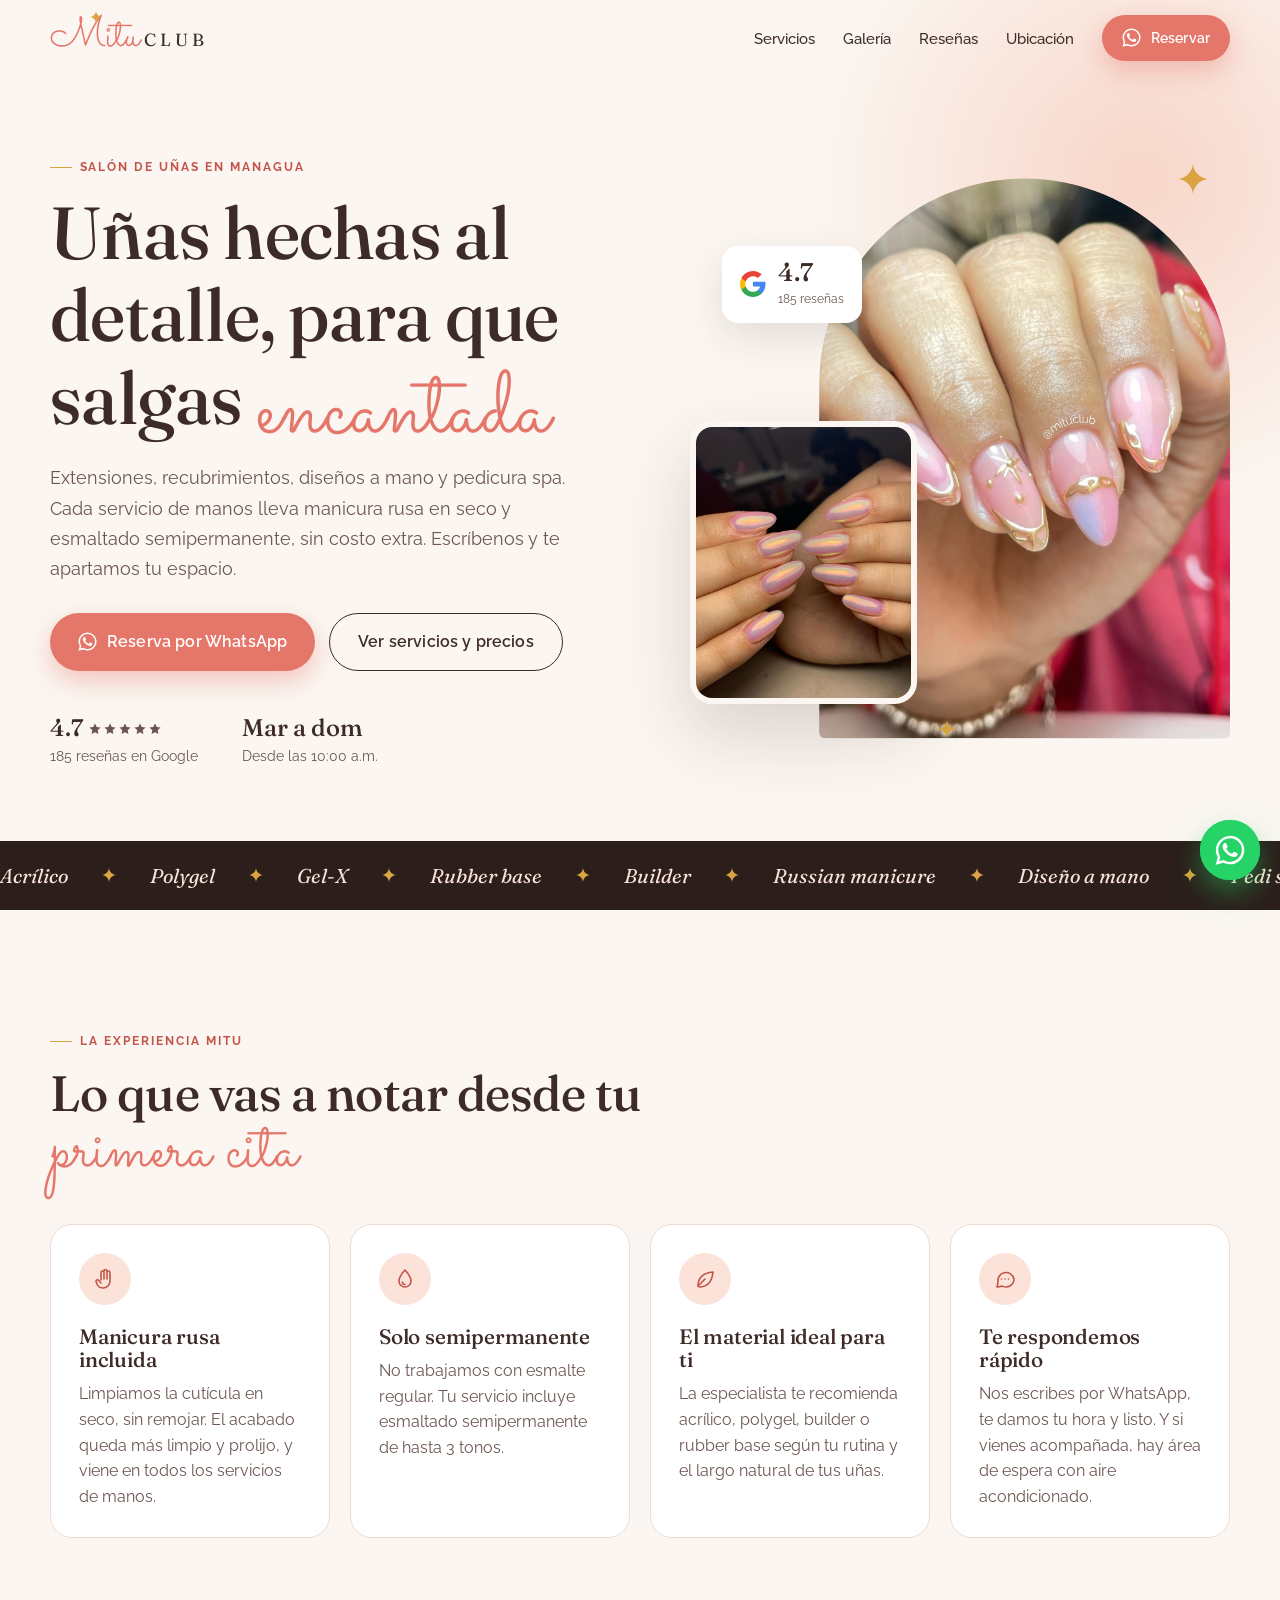
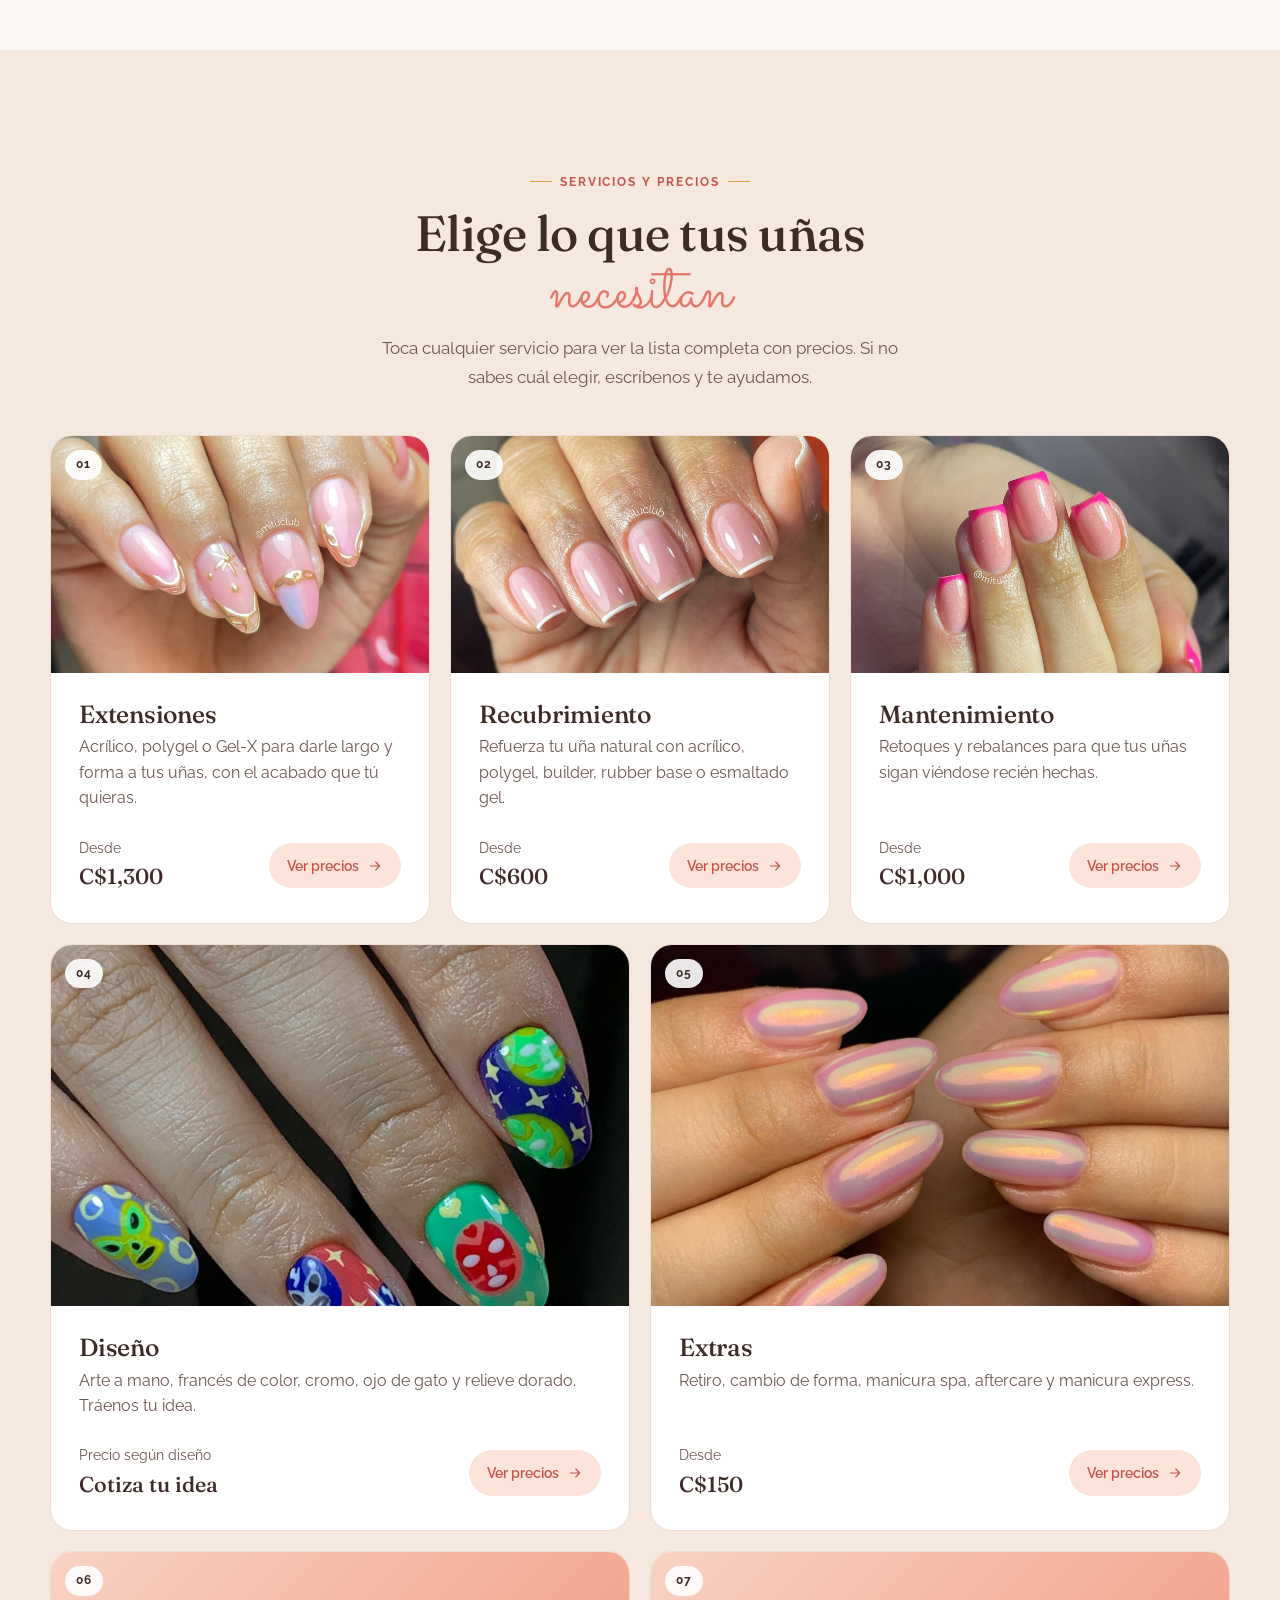
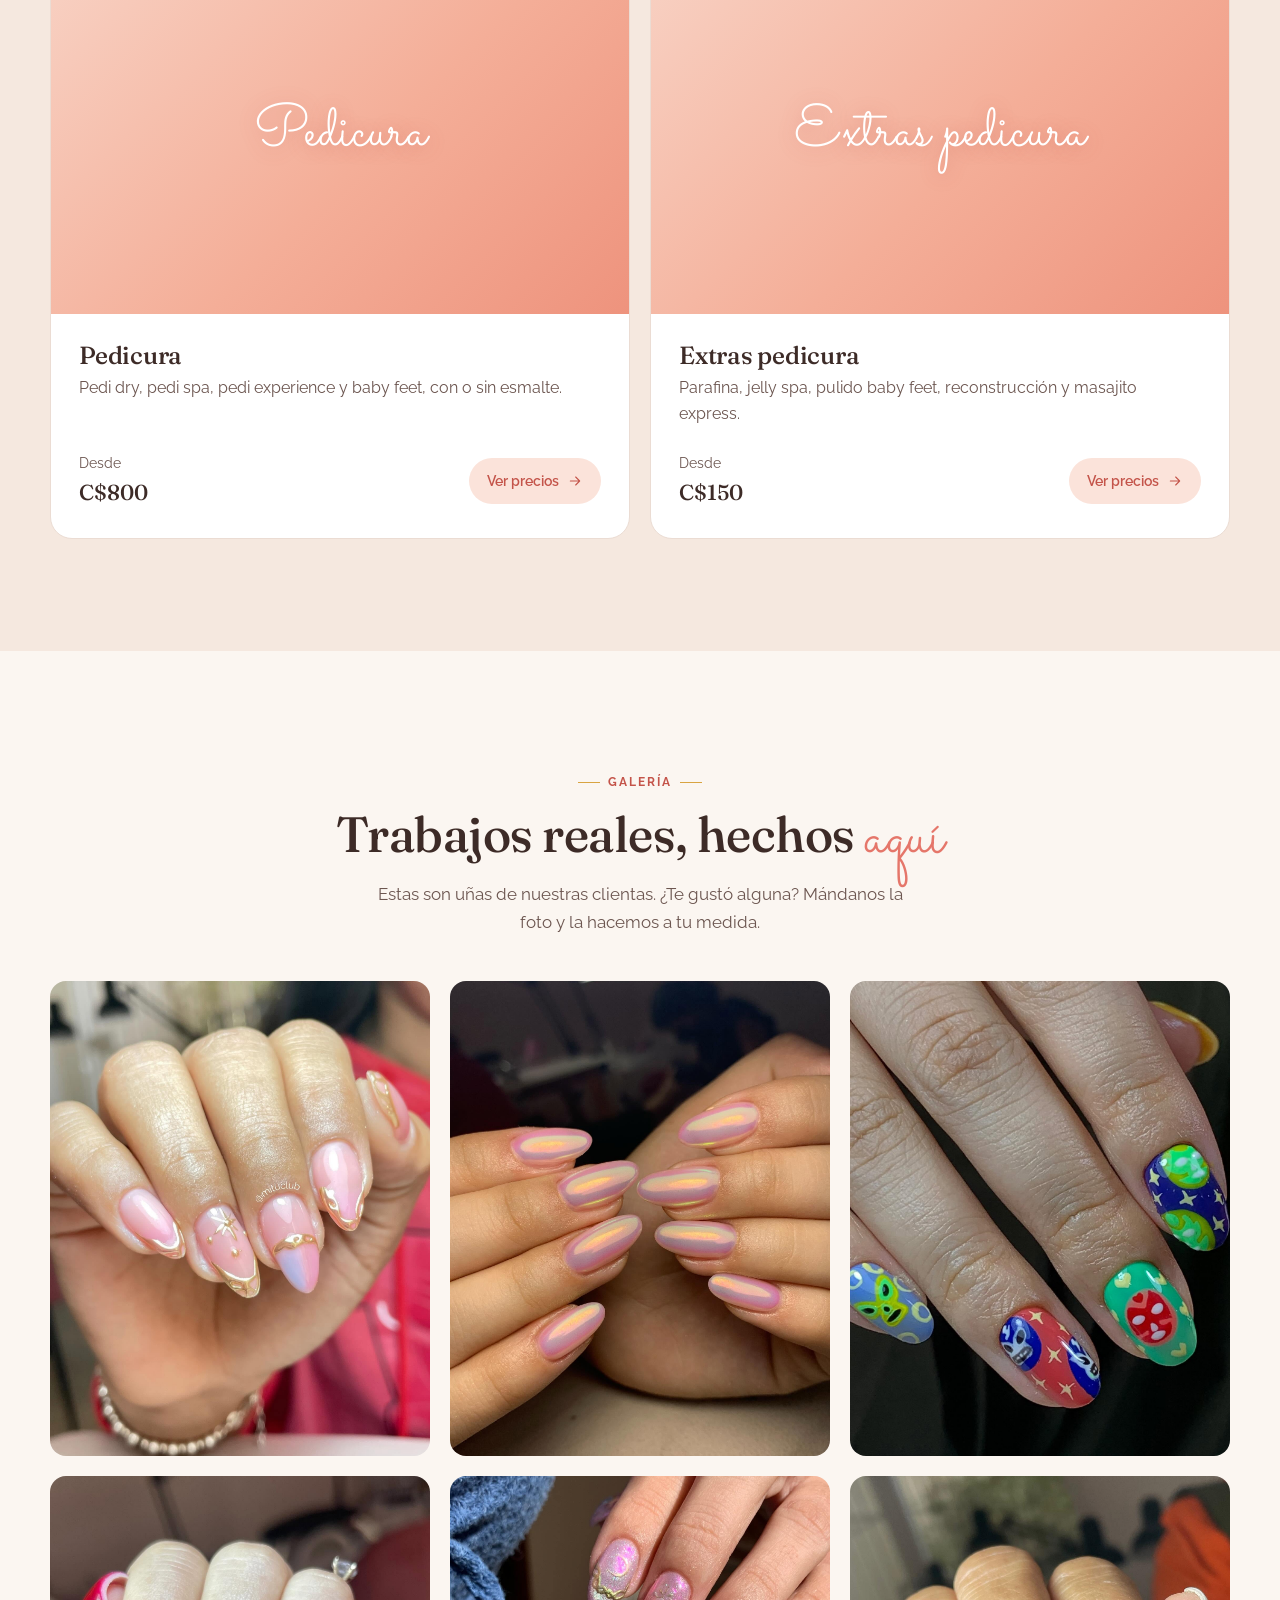
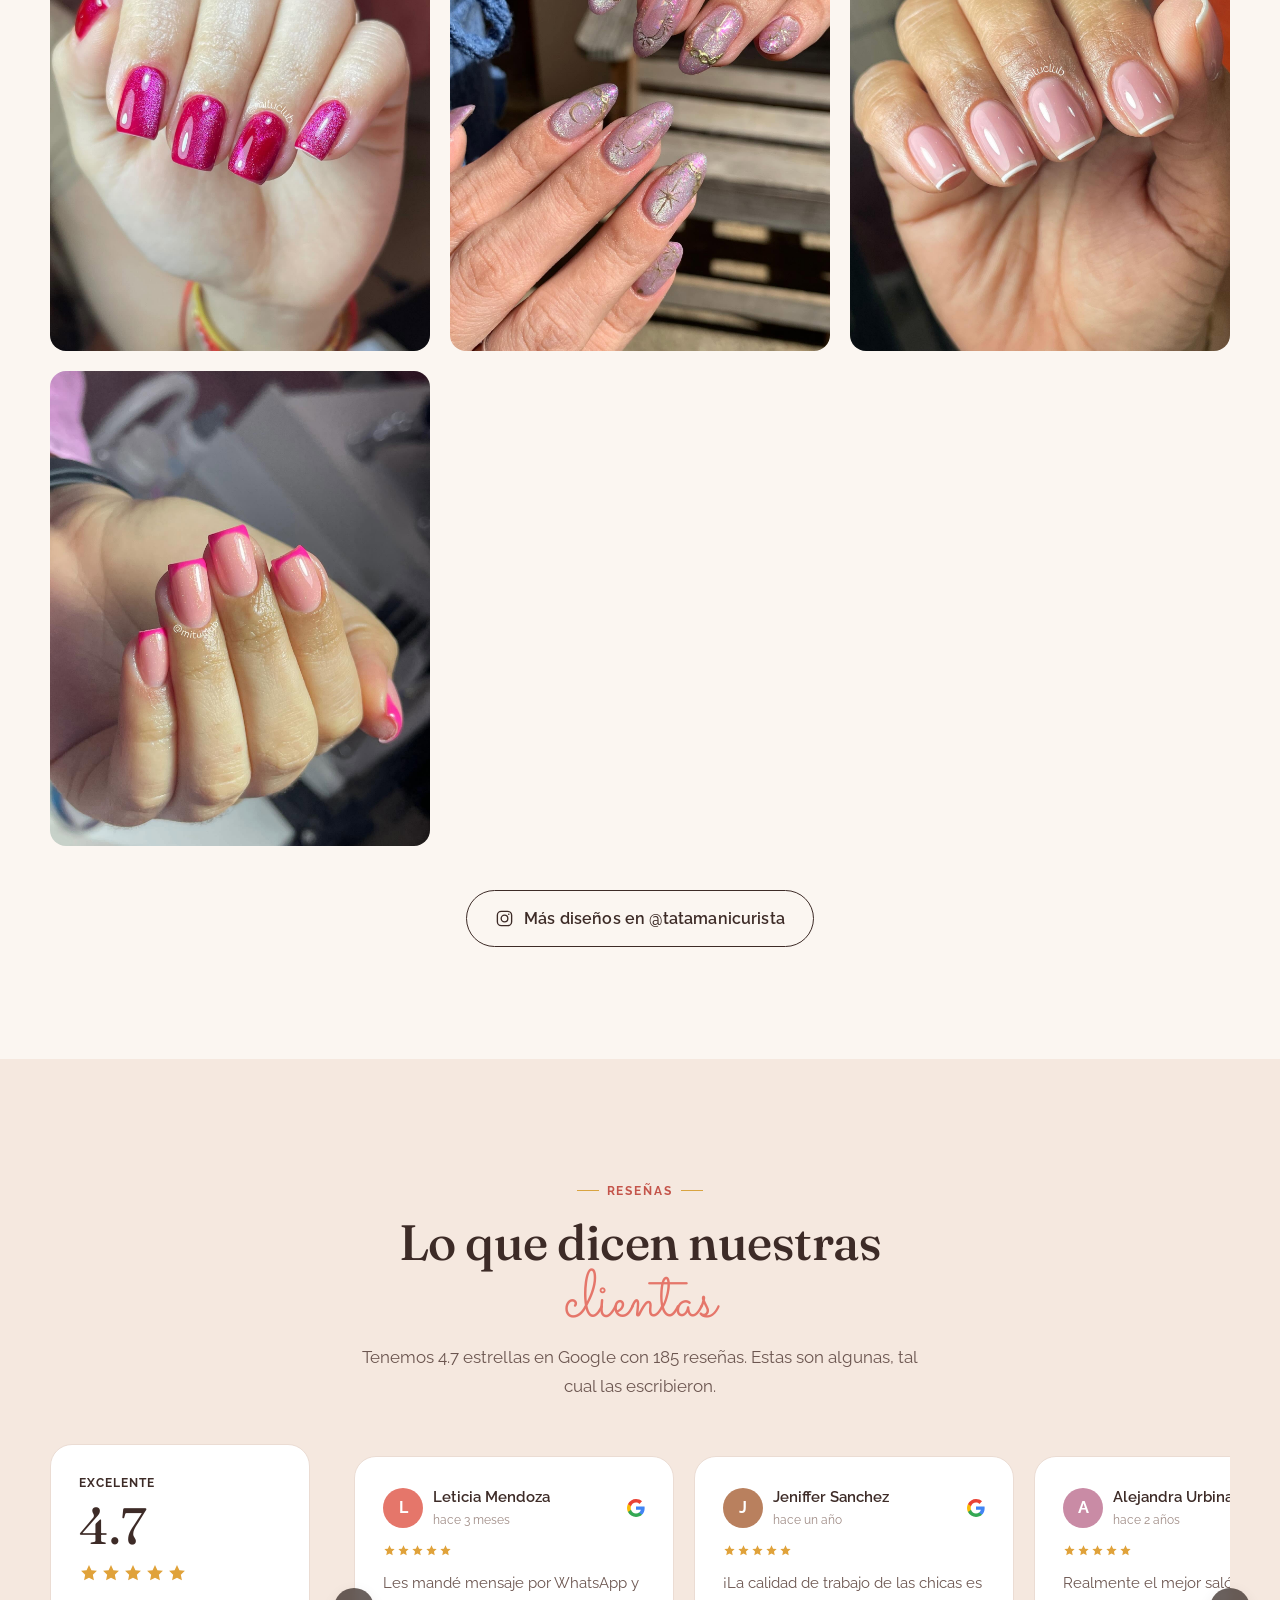
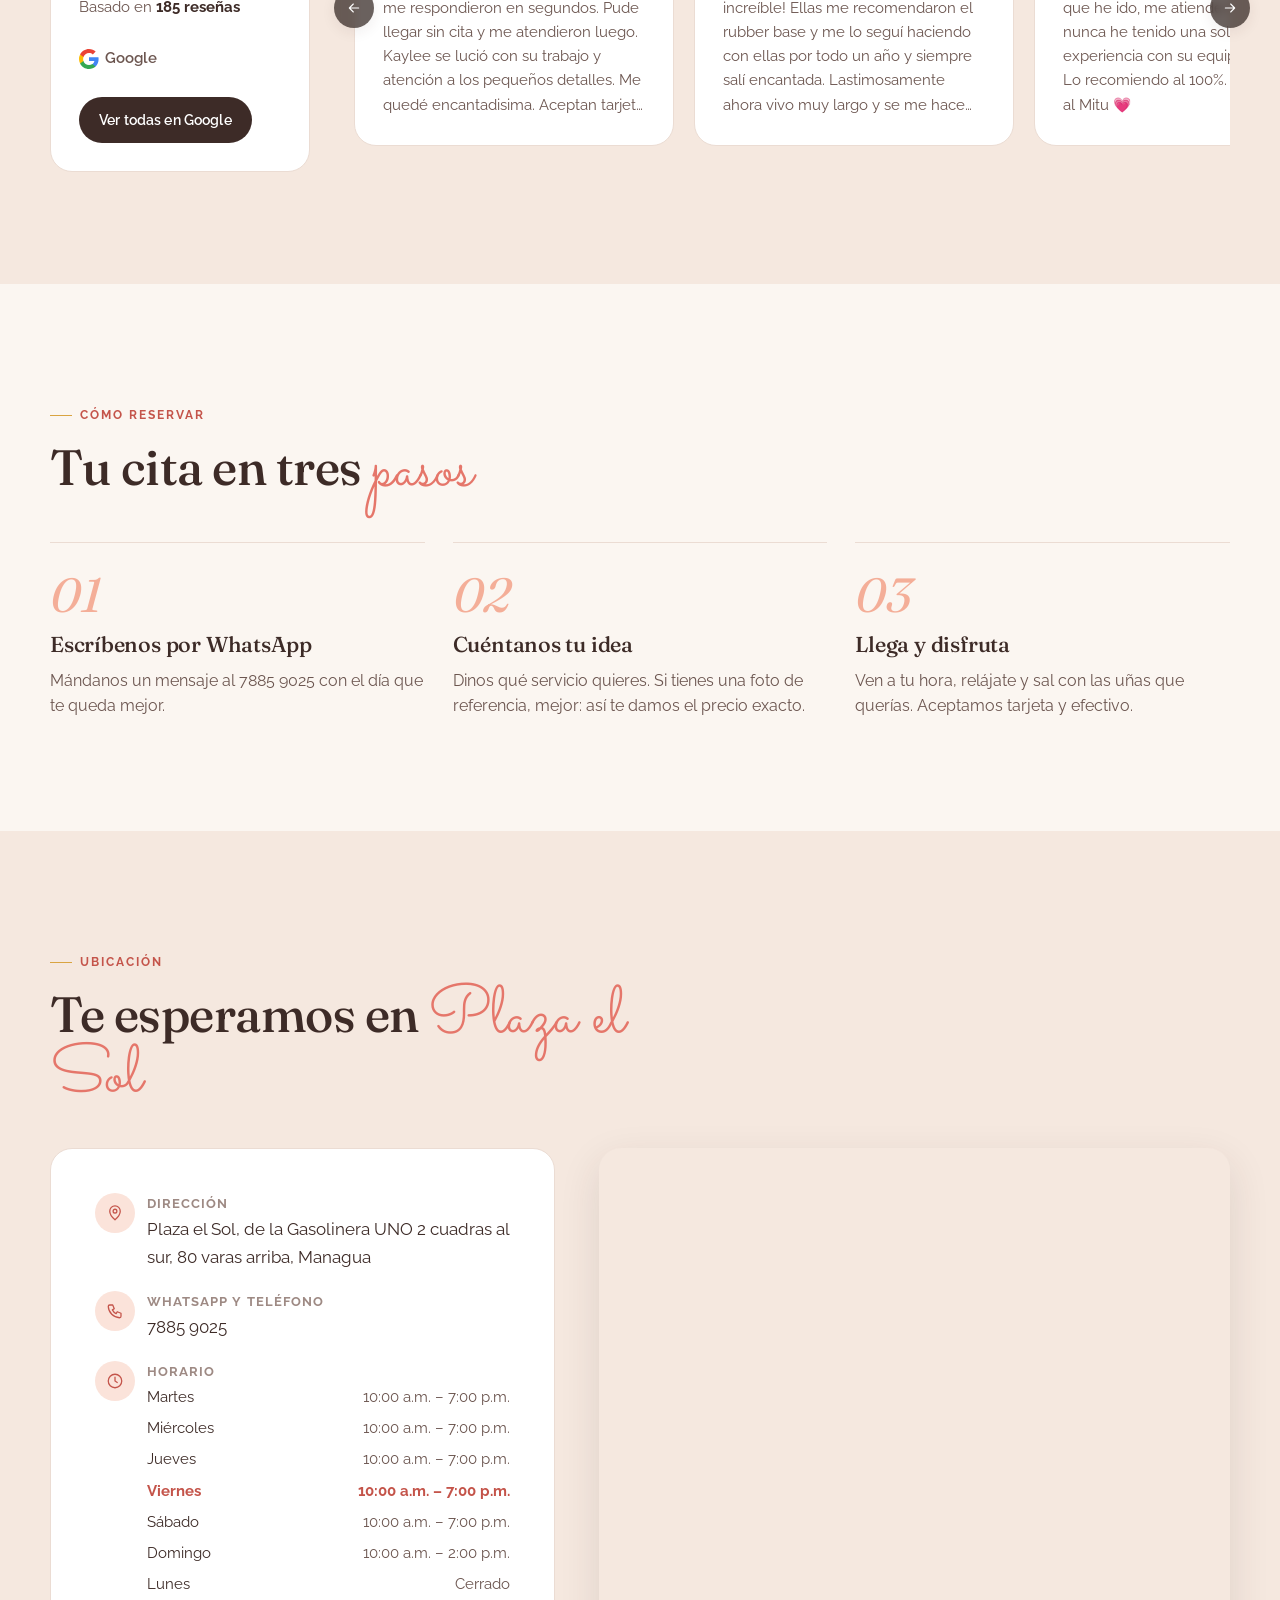
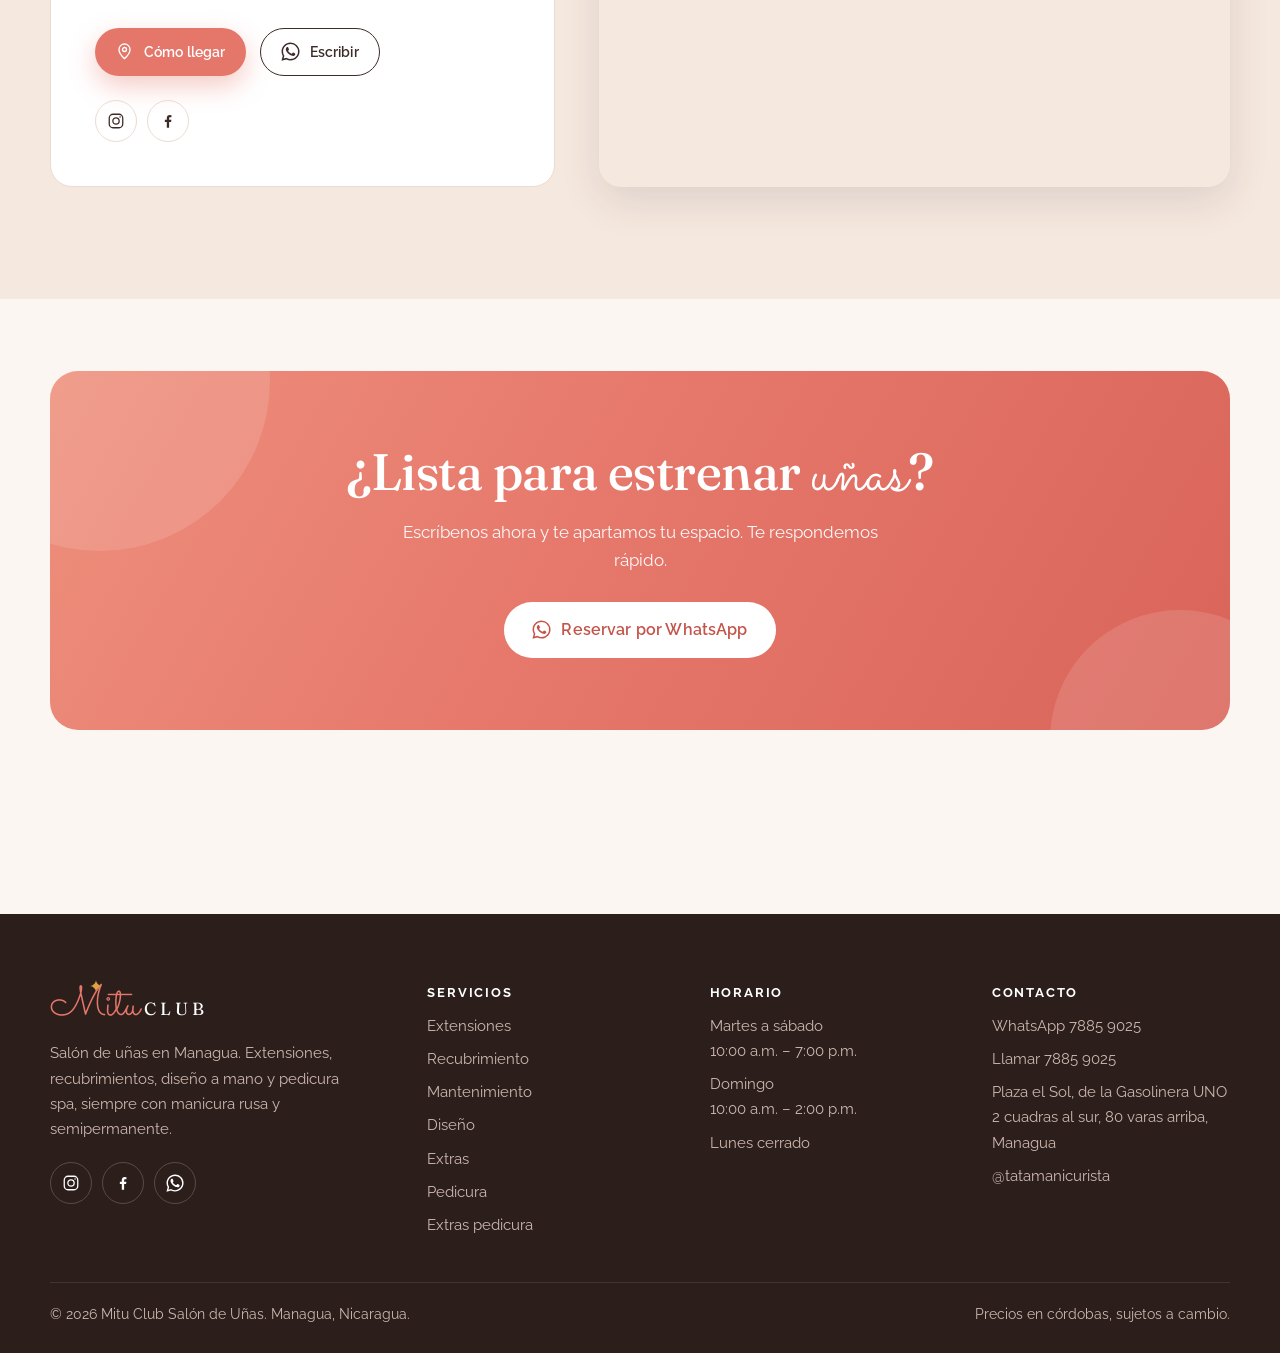
<file: index.html>
<!doctype html>
<html lang="es" class="no-js">
<head>
<meta charset="utf-8">
<meta name="viewport" content="width=device-width, initial-scale=1">
<title>Mitu Club Salón de Uñas en Managua | Extensiones, diseño y pedicura</title>
<meta name="description" content="Salón de uñas en Managua con 4.7★ en Google. Extensiones, rubber base, diseño a mano y pedicura spa con manicura rusa incluida. Reserva por WhatsApp al 7885 9025.">
<link rel="canonical" href="https://davidr0824.github.io/mitu-club/">
<meta name="theme-color" content="#FBF6F1">
<meta property="og:type" content="website">
<meta property="og:locale" content="es_NI">
<meta property="og:site_name" content="Mitu Club Salón de Uñas">
<meta property="og:title" content="Mitu Club Salón de Uñas en Managua | Extensiones, diseño y pedicura">
<meta property="og:description" content="Salón de uñas en Managua con 4.7★ en Google. Extensiones, rubber base, diseño a mano y pedicura spa con manicura rusa incluida. Reserva por WhatsApp al 7885 9025.">
<meta property="og:url" content="https://davidr0824.github.io/mitu-club/">
<meta property="og:image" content="https://davidr0824.github.io/mitu-club/assets/img/galeria/unas-rosa-oro-cromo.jpg">
<link rel="icon" href="data:image/svg+xml,%3Csvg xmlns='http://www.w3.org/2000/svg' viewBox='0 0 64 64'%3E%3Crect width='64' height='64' rx='16' fill='%23E5766A'/%3E%3Cpath d='M32 10c1.2 12 10 20.8 22 22-12 1.2-20.8 10-22 22-1.2-12-10-20.8-22-22 12-1.2 20.8-10 22-22Z' fill='%23fff'/%3E%3C/svg%3E">
<link rel="preconnect" href="https://fonts.googleapis.com">
<link rel="preconnect" href="https://fonts.gstatic.com" crossorigin>
<link href="https://fonts.googleapis.com/css2?family=Fraunces:ital,opsz,wght@0,9..144,400;0,9..144,500;1,9..144,400;1,9..144,500&family=Raleway:wght@400;500;600;700&family=Sacramento&display=swap" rel="stylesheet">
<link rel="stylesheet" href="css/styles.css">
<script type="application/ld+json">{"@context":"https://schema.org","@type":"NailSalon","name":"Mitu Club Salón de Uñas","image":"https://davidr0824.github.io/mitu-club/assets/img/galeria/unas-rosa-oro-cromo.jpg","url":"https://davidr0824.github.io/mitu-club/","telephone":"+50578859025","priceRange":"C$150 – C$1,450","address":{"@type":"PostalAddress","streetAddress":"Plaza el Sol, de la Gasolinera UNO 2 cuadras al sur, 80 varas arriba","addressLocality":"Managua","postalCode":"14035","addressCountry":"NI"},"geo":{"@type":"GeoCoordinates","latitude":12.1280834,"longitude":-86.2606583},"hasMap":"https://maps.google.com/?cid=15493119852081437505","openingHoursSpecification":[{"@type":"OpeningHoursSpecification","dayOfWeek":["Tuesday","Wednesday","Thursday","Friday","Saturday"],"opens":"10:00","closes":"19:00"},{"@type":"OpeningHoursSpecification","dayOfWeek":"Sunday","opens":"10:00","closes":"14:00"}],"aggregateRating":{"@type":"AggregateRating","ratingValue":"4.7","reviewCount":185},"sameAs":["https://www.facebook.com/mitu.clubbb/","https://www.instagram.com/tatamanicurista/"]}</script>
</head>
<body>
<a class="skip-link" href="#contenido">Saltar al contenido</a>
<header class="site-header">
  <div class="container header-inner">
    <a class="logo" href="./" aria-label="Mitu Club Salón de Uñas, inicio">
      <svg class="logo-spark" aria-hidden="true" viewBox="0 0 24 24" fill="currentColor"><path d="M12 0c.6 6.4 5.6 11.4 12 12-6.4.6-11.4 5.6-12 12-.6-6.4-5.6-11.4-12-12C6.4 11.4 11.4 6.4 12 0Z"/></svg>
      <span class="logo-script">Mitu</span><span class="logo-word">Club</span>
    </a>
    <nav class="nav" aria-label="Principal">
      <ul class="nav-links" id="menu">
        <li><a href="./#servicios">Servicios</a></li>
        <li><a href="./#galeria">Galería</a></li>
        <li><a href="./#resenas">Reseñas</a></li>
        <li><a href="./#ubicacion">Ubicación</a></li>
      </ul>
      <a class="btn btn--primary btn--sm" href="https://wa.me/50578859025?text=%C2%A1Hola%20Mitu%20Club!%20Quiero%20agendar%20una%20cita%20para%20mis%20u%C3%B1as." target="_blank" rel="noopener"><svg class="icon" aria-hidden="true" viewBox="0 0 24 24" fill="currentColor"><path d="M17.47 14.38c-.3-.15-1.75-.86-2.02-.96-.27-.1-.47-.15-.67.15-.2.3-.77.96-.94 1.16-.17.2-.35.22-.64.07-.3-.15-1.26-.46-2.39-1.48-.88-.79-1.48-1.76-1.65-2.06-.17-.3-.02-.46.13-.6.13-.14.3-.35.45-.52.15-.17.2-.3.3-.5.1-.2.05-.37-.03-.52-.07-.15-.67-1.6-.92-2.2-.24-.58-.49-.5-.67-.5h-.57c-.2 0-.52.07-.79.37-.27.3-1.04 1.02-1.04 2.48 0 1.46 1.07 2.88 1.21 3.08.15.2 2.1 3.2 5.08 4.49.71.31 1.26.49 1.69.63.71.22 1.36.19 1.87.12.57-.09 1.75-.72 2-1.41.25-.69.25-1.29.17-1.41-.07-.12-.27-.2-.57-.35M12.05 21.5h-.01a9.43 9.43 0 0 1-4.8-1.31l-.35-.2-3.57.93.95-3.48-.22-.36a9.41 9.41 0 0 1-1.44-5.02c0-5.2 4.24-9.43 9.45-9.43 2.52 0 4.89.98 6.67 2.77a9.37 9.37 0 0 1 2.76 6.67c0 5.2-4.24 9.43-9.44 9.43m8.04-17.47A11.3 11.3 0 0 0 12.05.7C5.78.7.68 5.8.68 12.06c0 2 .52 3.96 1.52 5.68L.58 23.7l6.1-1.6a11.36 11.36 0 0 0 5.37 1.37h.01c6.26 0 11.36-5.1 11.36-11.37 0-3.03-1.18-5.89-3.33-8.04"/></svg> Reservar</a>
      <button class="nav-toggle" aria-label="Abrir menú" aria-expanded="false" aria-controls="menu"><span></span></button>
    </nav>
  </div>
</header>
<main id="contenido">

  <section class="hero">
    <div class="container hero-grid">
      <div>
        <span class="eyebrow" data-hero style="--d:.05s">Salón de uñas en Managua</span>
        <h1 class="hero-title" data-hero style="--d:.15s">Uñas hechas al detalle, para que salgas <span class="script">encantada</span></h1>
        <p class="hero-lead" data-hero style="--d:.3s">Extensiones, recubrimientos, diseños a mano y pedicura spa. Cada servicio de manos lleva manicura rusa en seco y esmaltado semipermanente, sin costo extra. Escríbenos y te apartamos tu espacio.</p>
        <div class="hero-actions" data-hero style="--d:.45s">
          <a class="btn btn--primary" href="https://wa.me/50578859025?text=%C2%A1Hola%20Mitu%20Club!%20Quiero%20agendar%20una%20cita%20para%20mis%20u%C3%B1as." target="_blank" rel="noopener"><svg class="icon" aria-hidden="true" viewBox="0 0 24 24" fill="currentColor"><path d="M17.47 14.38c-.3-.15-1.75-.86-2.02-.96-.27-.1-.47-.15-.67.15-.2.3-.77.96-.94 1.16-.17.2-.35.22-.64.07-.3-.15-1.26-.46-2.39-1.48-.88-.79-1.48-1.76-1.65-2.06-.17-.3-.02-.46.13-.6.13-.14.3-.35.45-.52.15-.17.2-.3.3-.5.1-.2.05-.37-.03-.52-.07-.15-.67-1.6-.92-2.2-.24-.58-.49-.5-.67-.5h-.57c-.2 0-.52.07-.79.37-.27.3-1.04 1.02-1.04 2.48 0 1.46 1.07 2.88 1.21 3.08.15.2 2.1 3.2 5.08 4.49.71.31 1.26.49 1.69.63.71.22 1.36.19 1.87.12.57-.09 1.75-.72 2-1.41.25-.69.25-1.29.17-1.41-.07-.12-.27-.2-.57-.35M12.05 21.5h-.01a9.43 9.43 0 0 1-4.8-1.31l-.35-.2-3.57.93.95-3.48-.22-.36a9.41 9.41 0 0 1-1.44-5.02c0-5.2 4.24-9.43 9.45-9.43 2.52 0 4.89.98 6.67 2.77a9.37 9.37 0 0 1 2.76 6.67c0 5.2-4.24 9.43-9.44 9.43m8.04-17.47A11.3 11.3 0 0 0 12.05.7C5.78.7.68 5.8.68 12.06c0 2 .52 3.96 1.52 5.68L.58 23.7l6.1-1.6a11.36 11.36 0 0 0 5.37 1.37h.01c6.26 0 11.36-5.1 11.36-11.37 0-3.03-1.18-5.89-3.33-8.04"/></svg> Reserva por WhatsApp</a>
          <a class="btn btn--ghost" href="#servicios">Ver servicios y precios</a>
        </div>
        <div class="hero-trust" data-hero style="--d:.6s">
          <div class="trust-item">
            <div>
              <strong>4.7 <span class="trust-stars" aria-hidden="true"><svg class="icon" viewBox="0 0 24 24" fill="currentColor"><path d="M12 2.5l2.9 6.14 6.6.78-4.9 4.6 1.3 6.6L12 17.6l-5.9 3.02 1.3-6.6-4.9-4.6 6.6-.78L12 2.5Z"/></svg><svg class="icon" viewBox="0 0 24 24" fill="currentColor"><path d="M12 2.5l2.9 6.14 6.6.78-4.9 4.6 1.3 6.6L12 17.6l-5.9 3.02 1.3-6.6-4.9-4.6 6.6-.78L12 2.5Z"/></svg><svg class="icon" viewBox="0 0 24 24" fill="currentColor"><path d="M12 2.5l2.9 6.14 6.6.78-4.9 4.6 1.3 6.6L12 17.6l-5.9 3.02 1.3-6.6-4.9-4.6 6.6-.78L12 2.5Z"/></svg><svg class="icon" viewBox="0 0 24 24" fill="currentColor"><path d="M12 2.5l2.9 6.14 6.6.78-4.9 4.6 1.3 6.6L12 17.6l-5.9 3.02 1.3-6.6-4.9-4.6 6.6-.78L12 2.5Z"/></svg><svg class="icon" viewBox="0 0 24 24" fill="currentColor"><path d="M12 2.5l2.9 6.14 6.6.78-4.9 4.6 1.3 6.6L12 17.6l-5.9 3.02 1.3-6.6-4.9-4.6 6.6-.78L12 2.5Z"/></svg></span></strong>
              <span>185 reseñas en Google</span>
            </div>
          </div>
          <div class="trust-item">
            <div>
              <strong>Mar a dom</strong>
              <span>Desde las 10:00 a.m.</span>
            </div>
          </div>
        </div>
      </div>
      <div class="hero-visual" aria-hidden="false">
        <div class="hero-photo hero-photo--main"><img src="assets/img/galeria/unas-rosa-oro-cromo.jpg" alt="Uñas almendra rosa con detalles dorados en relieve y estrella" width="1440" height="1800" fetchpriority="high" decoding="async" sizes="(max-width: 700px) 100vw, 50vw"></div>
        <div class="hero-photo hero-photo--small" data-hero style="--d:.7s"><img src="assets/img/galeria/unas-cromo-rosa-aurora.jpg" alt="Uñas almendra con efecto cromo rosa aurora" width="1440" height="1910" loading="lazy" decoding="async" sizes="220px"></div>
        <div class="hero-badge" data-hero style="--d:.9s">
          <svg class="icon icon-google" aria-hidden="true" viewBox="0 0 24 24"><path fill="#4285F4" d="M23.52 12.27c0-.79-.07-1.54-.19-2.27H12v4.3h6.44c-.28 1.5-1.13 2.77-2.4 3.62v3.01h3.88c2.27-2.09 3.6-5.17 3.6-8.66z"/><path fill="#34A853" d="M12 24c3.24 0 5.95-1.08 7.93-2.92l-3.88-3.01c-1.08.72-2.45 1.15-4.05 1.15-3.11 0-5.74-2.1-6.68-4.92H1.3v3.09C3.26 21.3 7.3 24 12 24z"/><path fill="#FBBC05" d="M5.32 14.3A7.2 7.2 0 0 1 4.96 12c0-.8.14-1.57.36-2.3V6.61H1.3A11.98 11.98 0 0 0 0 12c0 1.94.46 3.77 1.3 5.39l4.02-3.09z"/><path fill="#EA4335" d="M12 4.75c1.76 0 3.34.6 4.58 1.78l3.44-3.44C17.95 1.19 15.24 0 12 0 7.3 0 3.26 2.7 1.3 6.61l4.02 3.09C6.26 6.88 8.89 4.75 12 4.75z"/></svg>
          <div><strong>4.7</strong><small>185 reseñas</small></div>
        </div>
        <svg class="hero-spark hero-spark--a" aria-hidden="true" viewBox="0 0 24 24" fill="currentColor"><path d="M12 0c.6 6.4 5.6 11.4 12 12-6.4.6-11.4 5.6-12 12-.6-6.4-5.6-11.4-12-12C6.4 11.4 11.4 6.4 12 0Z"/></svg>
        <svg class="hero-spark hero-spark--b" aria-hidden="true" viewBox="0 0 24 24" fill="currentColor"><path d="M12 0c.6 6.4 5.6 11.4 12 12-6.4.6-11.4 5.6-12 12-.6-6.4-5.6-11.4-12-12C6.4 11.4 11.4 6.4 12 0Z"/></svg>
      </div>
    </div>
  </section>

  <div class="marquee" aria-label="Técnicas que trabajamos">
    <div class="marquee-track"><div class="marquee-group"><span class="marquee-item">Acrílico</span><svg class="marquee-dot icon" aria-hidden="true" viewBox="0 0 24 24" fill="currentColor"><path d="M12 0c.6 6.4 5.6 11.4 12 12-6.4.6-11.4 5.6-12 12-.6-6.4-5.6-11.4-12-12C6.4 11.4 11.4 6.4 12 0Z"/></svg><span class="marquee-item">Polygel</span><svg class="marquee-dot icon" aria-hidden="true" viewBox="0 0 24 24" fill="currentColor"><path d="M12 0c.6 6.4 5.6 11.4 12 12-6.4.6-11.4 5.6-12 12-.6-6.4-5.6-11.4-12-12C6.4 11.4 11.4 6.4 12 0Z"/></svg><span class="marquee-item">Gel-X</span><svg class="marquee-dot icon" aria-hidden="true" viewBox="0 0 24 24" fill="currentColor"><path d="M12 0c.6 6.4 5.6 11.4 12 12-6.4.6-11.4 5.6-12 12-.6-6.4-5.6-11.4-12-12C6.4 11.4 11.4 6.4 12 0Z"/></svg><span class="marquee-item">Rubber base</span><svg class="marquee-dot icon" aria-hidden="true" viewBox="0 0 24 24" fill="currentColor"><path d="M12 0c.6 6.4 5.6 11.4 12 12-6.4.6-11.4 5.6-12 12-.6-6.4-5.6-11.4-12-12C6.4 11.4 11.4 6.4 12 0Z"/></svg><span class="marquee-item">Builder</span><svg class="marquee-dot icon" aria-hidden="true" viewBox="0 0 24 24" fill="currentColor"><path d="M12 0c.6 6.4 5.6 11.4 12 12-6.4.6-11.4 5.6-12 12-.6-6.4-5.6-11.4-12-12C6.4 11.4 11.4 6.4 12 0Z"/></svg><span class="marquee-item">Russian manicure</span><svg class="marquee-dot icon" aria-hidden="true" viewBox="0 0 24 24" fill="currentColor"><path d="M12 0c.6 6.4 5.6 11.4 12 12-6.4.6-11.4 5.6-12 12-.6-6.4-5.6-11.4-12-12C6.4 11.4 11.4 6.4 12 0Z"/></svg><span class="marquee-item">Diseño a mano</span><svg class="marquee-dot icon" aria-hidden="true" viewBox="0 0 24 24" fill="currentColor"><path d="M12 0c.6 6.4 5.6 11.4 12 12-6.4.6-11.4 5.6-12 12-.6-6.4-5.6-11.4-12-12C6.4 11.4 11.4 6.4 12 0Z"/></svg><span class="marquee-item">Pedi spa</span><svg class="marquee-dot icon" aria-hidden="true" viewBox="0 0 24 24" fill="currentColor"><path d="M12 0c.6 6.4 5.6 11.4 12 12-6.4.6-11.4 5.6-12 12-.6-6.4-5.6-11.4-12-12C6.4 11.4 11.4 6.4 12 0Z"/></svg><span class="marquee-item">Baby feet</span><svg class="marquee-dot icon" aria-hidden="true" viewBox="0 0 24 24" fill="currentColor"><path d="M12 0c.6 6.4 5.6 11.4 12 12-6.4.6-11.4 5.6-12 12-.6-6.4-5.6-11.4-12-12C6.4 11.4 11.4 6.4 12 0Z"/></svg><span class="marquee-item">Efecto cromo</span><svg class="marquee-dot icon" aria-hidden="true" viewBox="0 0 24 24" fill="currentColor"><path d="M12 0c.6 6.4 5.6 11.4 12 12-6.4.6-11.4 5.6-12 12-.6-6.4-5.6-11.4-12-12C6.4 11.4 11.4 6.4 12 0Z"/></svg></div><div class="marquee-group" aria-hidden="true"><span class="marquee-item">Acrílico</span><svg class="marquee-dot icon" aria-hidden="true" viewBox="0 0 24 24" fill="currentColor"><path d="M12 0c.6 6.4 5.6 11.4 12 12-6.4.6-11.4 5.6-12 12-.6-6.4-5.6-11.4-12-12C6.4 11.4 11.4 6.4 12 0Z"/></svg><span class="marquee-item">Polygel</span><svg class="marquee-dot icon" aria-hidden="true" viewBox="0 0 24 24" fill="currentColor"><path d="M12 0c.6 6.4 5.6 11.4 12 12-6.4.6-11.4 5.6-12 12-.6-6.4-5.6-11.4-12-12C6.4 11.4 11.4 6.4 12 0Z"/></svg><span class="marquee-item">Gel-X</span><svg class="marquee-dot icon" aria-hidden="true" viewBox="0 0 24 24" fill="currentColor"><path d="M12 0c.6 6.4 5.6 11.4 12 12-6.4.6-11.4 5.6-12 12-.6-6.4-5.6-11.4-12-12C6.4 11.4 11.4 6.4 12 0Z"/></svg><span class="marquee-item">Rubber base</span><svg class="marquee-dot icon" aria-hidden="true" viewBox="0 0 24 24" fill="currentColor"><path d="M12 0c.6 6.4 5.6 11.4 12 12-6.4.6-11.4 5.6-12 12-.6-6.4-5.6-11.4-12-12C6.4 11.4 11.4 6.4 12 0Z"/></svg><span class="marquee-item">Builder</span><svg class="marquee-dot icon" aria-hidden="true" viewBox="0 0 24 24" fill="currentColor"><path d="M12 0c.6 6.4 5.6 11.4 12 12-6.4.6-11.4 5.6-12 12-.6-6.4-5.6-11.4-12-12C6.4 11.4 11.4 6.4 12 0Z"/></svg><span class="marquee-item">Russian manicure</span><svg class="marquee-dot icon" aria-hidden="true" viewBox="0 0 24 24" fill="currentColor"><path d="M12 0c.6 6.4 5.6 11.4 12 12-6.4.6-11.4 5.6-12 12-.6-6.4-5.6-11.4-12-12C6.4 11.4 11.4 6.4 12 0Z"/></svg><span class="marquee-item">Diseño a mano</span><svg class="marquee-dot icon" aria-hidden="true" viewBox="0 0 24 24" fill="currentColor"><path d="M12 0c.6 6.4 5.6 11.4 12 12-6.4.6-11.4 5.6-12 12-.6-6.4-5.6-11.4-12-12C6.4 11.4 11.4 6.4 12 0Z"/></svg><span class="marquee-item">Pedi spa</span><svg class="marquee-dot icon" aria-hidden="true" viewBox="0 0 24 24" fill="currentColor"><path d="M12 0c.6 6.4 5.6 11.4 12 12-6.4.6-11.4 5.6-12 12-.6-6.4-5.6-11.4-12-12C6.4 11.4 11.4 6.4 12 0Z"/></svg><span class="marquee-item">Baby feet</span><svg class="marquee-dot icon" aria-hidden="true" viewBox="0 0 24 24" fill="currentColor"><path d="M12 0c.6 6.4 5.6 11.4 12 12-6.4.6-11.4 5.6-12 12-.6-6.4-5.6-11.4-12-12C6.4 11.4 11.4 6.4 12 0Z"/></svg><span class="marquee-item">Efecto cromo</span><svg class="marquee-dot icon" aria-hidden="true" viewBox="0 0 24 24" fill="currentColor"><path d="M12 0c.6 6.4 5.6 11.4 12 12-6.4.6-11.4 5.6-12 12-.6-6.4-5.6-11.4-12-12C6.4 11.4 11.4 6.4 12 0Z"/></svg></div></div>
  </div>

  <section class="section" aria-labelledby="perks-title">
    <div class="container">
      <div class="section-head" data-reveal>
        <span class="eyebrow">La experiencia Mitu</span>
        <h2 class="section-title" id="perks-title">Lo que vas a notar desde tu <span class="script">primera cita</span></h2>
      </div>
      <div class="perks">
        <div class="perk" data-reveal style="--d:0s">
          <div class="perk-icon"><svg class="icon" aria-hidden="true" viewBox="0 0 24 24" fill="none" stroke="currentColor" stroke-width="1.6" stroke-linecap="round" stroke-linejoin="round"><path d="M8 13V5.5a1.5 1.5 0 0 1 3 0V12M11 11.5V4a1.5 1.5 0 0 1 3 0v8M14 11.5V5.5a1.5 1.5 0 0 1 3 0v8.5a7 7 0 0 1-7 7h-.5a6 6 0 0 1-4.9-2.6L3.3 15.3a1.5 1.5 0 0 1 2.4-1.8L8 16"/></svg></div>
          <h3>Manicura rusa incluida</h3>
          <p>Limpiamos la cutícula en seco, sin remojar. El acabado queda más limpio y prolijo, y viene en todos los servicios de manos.</p>
        </div>
        <div class="perk" data-reveal style="--d:.08s">
          <div class="perk-icon"><svg class="icon" aria-hidden="true" viewBox="0 0 24 24" fill="none" stroke="currentColor" stroke-width="1.6" stroke-linecap="round" stroke-linejoin="round"><path d="M12 3s6 6.6 6 11a6 6 0 0 1-12 0c0-4.4 6-11 6-11Z"/><path d="M9.5 15a2.5 2.5 0 0 0 2.5 2.5"/></svg></div>
          <h3>Solo semipermanente</h3>
          <p>No trabajamos con esmalte regular. Tu servicio incluye esmaltado semipermanente de hasta 3 tonos.</p>
        </div>
        <div class="perk" data-reveal style="--d:.16s">
          <div class="perk-icon"><svg class="icon" aria-hidden="true" viewBox="0 0 24 24" fill="none" stroke="currentColor" stroke-width="1.6" stroke-linecap="round" stroke-linejoin="round"><path d="M5 19c0-8 5-13 15-14-1 10-6 15-14 15"/><path d="M5 19l7-7"/></svg></div>
          <h3>El material ideal para ti</h3>
          <p>La especialista te recomienda acrílico, polygel, builder o rubber base según tu rutina y el largo natural de tus uñas.</p>
        </div>
        <div class="perk" data-reveal style="--d:.24s">
          <div class="perk-icon"><svg class="icon" aria-hidden="true" viewBox="0 0 24 24" fill="none" stroke="currentColor" stroke-width="1.6" stroke-linecap="round" stroke-linejoin="round"><path d="M21 12a8 8 0 0 1-11.6 7.1L4 20l1-4.6A8 8 0 1 1 21 12Z"/><path d="M8.5 12h.01M12 12h.01M15.5 12h.01"/></svg></div>
          <h3>Te respondemos rápido</h3>
          <p>Nos escribes por WhatsApp, te damos tu hora y listo. Y si vienes acompañada, hay área de espera con aire acondicionado.</p>
        </div>
      </div>
    </div>
  </section>

  <section class="section section--alt" id="servicios" aria-labelledby="servicios-title">
    <div class="container">
      <div class="section-head section-head--center" data-reveal>
        <span class="eyebrow">Servicios y precios</span>
        <h2 class="section-title" id="servicios-title">Elige lo que tus uñas <span class="script">necesitan</span></h2>
        <p class="section-sub" style="margin-inline:auto;">Toca cualquier servicio para ver la lista completa con precios. Si no sabes cuál elegir, escríbenos y te ayudamos.</p>
      </div>
      <div class="services-grid">
        <article class="service-card" data-reveal style="--d:0s">
          <span class="service-num">01</span>
          <div class="service-media"><img src="assets/img/galeria/unas-rosa-oro-cromo.jpg" alt="Uñas almendra rosa con detalles dorados en relieve y estrella" width="1440" height="1800" loading="lazy" decoding="async" sizes="(max-width: 640px) 100vw, 33vw"></div>
          <div class="service-body">
            <h3>Extensiones</h3>
            <p>Acrílico, polygel o Gel-X para darle largo y forma a tus uñas, con el acabado que tú quieras.</p>
            <div class="service-foot">
              <span class="service-price">Desde <strong>C$1,300</strong></span>
              <a class="service-link stretched" href="servicios/extensiones.html">Ver precios <svg class="icon" aria-hidden="true" viewBox="0 0 24 24" fill="none" stroke="currentColor" stroke-width="1.6" stroke-linecap="round" stroke-linejoin="round"><path d="M5 12h14M13 6l6 6-6 6"/></svg><span class="sr-only"> de Extensiones</span></a>
            </div>
          </div>
        </article>
        <article class="service-card" data-reveal style="--d:0.08s">
          <span class="service-num">02</span>
          <div class="service-media"><img src="assets/img/galeria/unas-micro-frances-blanco.jpg" alt="Uñas cortas nude con micro francés blanco" width="1440" height="1800" loading="lazy" decoding="async" sizes="(max-width: 640px) 100vw, 33vw"></div>
          <div class="service-body">
            <h3>Recubrimiento</h3>
            <p>Refuerza tu uña natural con acrílico, polygel, builder, rubber base o esmaltado gel.</p>
            <div class="service-foot">
              <span class="service-price">Desde <strong>C$600</strong></span>
              <a class="service-link stretched" href="servicios/recubrimiento.html">Ver precios <svg class="icon" aria-hidden="true" viewBox="0 0 24 24" fill="none" stroke="currentColor" stroke-width="1.6" stroke-linecap="round" stroke-linejoin="round"><path d="M5 12h14M13 6l6 6-6 6"/></svg><span class="sr-only"> de Recubrimiento</span></a>
            </div>
          </div>
        </article>
        <article class="service-card" data-reveal style="--d:0.16s">
          <span class="service-num">03</span>
          <div class="service-media"><img src="assets/img/galeria/unas-frances-rosa-neon.jpg" alt="Uñas cuadradas con francés rosa neón y brillo dorado" width="1440" height="1800" loading="lazy" decoding="async" sizes="(max-width: 640px) 100vw, 33vw"></div>
          <div class="service-body">
            <h3>Mantenimiento</h3>
            <p>Retoques y rebalances para que tus uñas sigan viéndose recién hechas.</p>
            <div class="service-foot">
              <span class="service-price">Desde <strong>C$1,000</strong></span>
              <a class="service-link stretched" href="servicios/mantenimiento.html">Ver precios <svg class="icon" aria-hidden="true" viewBox="0 0 24 24" fill="none" stroke="currentColor" stroke-width="1.6" stroke-linecap="round" stroke-linejoin="round"><path d="M5 12h14M13 6l6 6-6 6"/></svg><span class="sr-only"> de Mantenimiento</span></a>
            </div>
          </div>
        </article>
        <article class="service-card service-card--wide" data-reveal style="--d:0s">
          <span class="service-num">04</span>
          <div class="service-media"><img src="assets/img/galeria/unas-diseno-luchadores.jpg" alt="Uñas cortas con diseño a mano de máscaras de luchador" width="1440" height="1578" loading="lazy" decoding="async" sizes="(max-width: 640px) 100vw, 33vw"></div>
          <div class="service-body">
            <h3>Diseño</h3>
            <p>Arte a mano, francés de color, cromo, ojo de gato y relieve dorado. Tráenos tu idea.</p>
            <div class="service-foot">
              <span class="service-price">Precio según diseño <strong>Cotiza tu idea</strong></span>
              <a class="service-link stretched" href="servicios/diseno.html">Ver precios <svg class="icon" aria-hidden="true" viewBox="0 0 24 24" fill="none" stroke="currentColor" stroke-width="1.6" stroke-linecap="round" stroke-linejoin="round"><path d="M5 12h14M13 6l6 6-6 6"/></svg><span class="sr-only"> de Diseño</span></a>
            </div>
          </div>
        </article>
        <article class="service-card service-card--wide" data-reveal style="--d:0.08s">
          <span class="service-num">05</span>
          <div class="service-media"><img src="assets/img/galeria/unas-cromo-rosa-aurora.jpg" alt="Uñas almendra con efecto cromo rosa aurora" width="1440" height="1910" loading="lazy" decoding="async" sizes="(max-width: 640px) 100vw, 33vw"></div>
          <div class="service-body">
            <h3>Extras</h3>
            <p>Retiro, cambio de forma, manicura spa, aftercare y manicura express.</p>
            <div class="service-foot">
              <span class="service-price">Desde <strong>C$150</strong></span>
              <a class="service-link stretched" href="servicios/extras.html">Ver precios <svg class="icon" aria-hidden="true" viewBox="0 0 24 24" fill="none" stroke="currentColor" stroke-width="1.6" stroke-linecap="round" stroke-linejoin="round"><path d="M5 12h14M13 6l6 6-6 6"/></svg><span class="sr-only"> de Extras</span></a>
            </div>
          </div>
        </article>
        <article class="service-card service-card--wide" data-reveal style="--d:0.16s">
          <span class="service-num">06</span>
          <div class="service-media service-media--art"><span class="script">Pedicura</span></div>
          <div class="service-body">
            <h3>Pedicura</h3>
            <p>Pedi dry, pedi spa, pedi experience y baby feet, con o sin esmalte.</p>
            <div class="service-foot">
              <span class="service-price">Desde <strong>C$800</strong></span>
              <a class="service-link stretched" href="servicios/pedicura.html">Ver precios <svg class="icon" aria-hidden="true" viewBox="0 0 24 24" fill="none" stroke="currentColor" stroke-width="1.6" stroke-linecap="round" stroke-linejoin="round"><path d="M5 12h14M13 6l6 6-6 6"/></svg><span class="sr-only"> de Pedicura</span></a>
            </div>
          </div>
        </article>
        <article class="service-card service-card--wide" data-reveal style="--d:0s">
          <span class="service-num">07</span>
          <div class="service-media service-media--art"><span class="script">Extras pedicura</span></div>
          <div class="service-body">
            <h3>Extras pedicura</h3>
            <p>Parafina, jelly spa, pulido baby feet, reconstrucción y masajito express.</p>
            <div class="service-foot">
              <span class="service-price">Desde <strong>C$150</strong></span>
              <a class="service-link stretched" href="servicios/extras-pedicura.html">Ver precios <svg class="icon" aria-hidden="true" viewBox="0 0 24 24" fill="none" stroke="currentColor" stroke-width="1.6" stroke-linecap="round" stroke-linejoin="round"><path d="M5 12h14M13 6l6 6-6 6"/></svg><span class="sr-only"> de Extras pedicura</span></a>
            </div>
          </div>
        </article>
      </div>
    </div>
  </section>

  <section class="section" id="galeria" aria-labelledby="galeria-title">
    <div class="container">
      <div class="section-head section-head--center" data-reveal>
        <span class="eyebrow">Galería</span>
        <h2 class="section-title" id="galeria-title">Trabajos reales, hechos <span class="script">aquí</span></h2>
        <p class="section-sub" style="margin-inline:auto;">Estas son uñas de nuestras clientas. ¿Te gustó alguna? Mándanos la foto y la hacemos a tu medida.</p>
      </div>
      <div class="gallery">
        <button class="gallery-item" type="button" data-full="assets/img/galeria/unas-rosa-oro-cromo.jpg" data-reveal style="--d:0s" aria-label="Ampliar foto: Rosa con oro en relieve">
          <img src="assets/img/galeria/unas-rosa-oro-cromo.jpg" alt="Uñas almendra rosa con detalles dorados en relieve y estrella" width="1440" height="1800" loading="lazy" decoding="async" sizes="(max-width: 600px) 100vw, 25vw">
          <span class="gallery-cap">Rosa con oro en relieve</span>
        </button>
        <button class="gallery-item" type="button" data-full="assets/img/galeria/unas-cromo-rosa-aurora.jpg" data-reveal style="--d:0.08s" aria-label="Ampliar foto: Cromo rosa aurora">
          <img src="assets/img/galeria/unas-cromo-rosa-aurora.jpg" alt="Uñas almendra con efecto cromo rosa aurora" width="1440" height="1910" loading="lazy" decoding="async" sizes="(max-width: 600px) 100vw, 25vw">
          <span class="gallery-cap">Cromo rosa aurora</span>
        </button>
        <button class="gallery-item" type="button" data-full="assets/img/galeria/unas-diseno-luchadores.jpg" data-reveal style="--d:0.16s" aria-label="Ampliar foto: Diseño a mano: luchadores">
          <img src="assets/img/galeria/unas-diseno-luchadores.jpg" alt="Uñas cortas con diseño a mano de máscaras de luchador" width="1440" height="1578" loading="lazy" decoding="async" sizes="(max-width: 600px) 100vw, 25vw">
          <span class="gallery-cap">Diseño a mano: luchadores</span>
        </button>
        <button class="gallery-item" type="button" data-full="assets/img/galeria/unas-magenta-ojo-de-gato.jpg" data-reveal style="--d:0.24s" aria-label="Ampliar foto: Magenta ojo de gato">
          <img src="assets/img/galeria/unas-magenta-ojo-de-gato.jpg" alt="Uñas cuadradas magenta con efecto ojo de gato" width="1440" height="1800" loading="lazy" decoding="async" sizes="(max-width: 600px) 100vw, 25vw">
          <span class="gallery-cap">Magenta ojo de gato</span>
        </button>
        <button class="gallery-item" type="button" data-full="assets/img/galeria/unas-lila-dorado-celestial.jpg" data-reveal style="--d:0s" aria-label="Ampliar foto: Lila celestial con dorado">
          <img src="assets/img/galeria/unas-lila-dorado-celestial.jpg" alt="Uñas almendra lila con brillo y diseño celestial dorado de lunas y estrellas" width="1440" height="1910" loading="lazy" decoding="async" sizes="(max-width: 600px) 100vw, 25vw">
          <span class="gallery-cap">Lila celestial con dorado</span>
        </button>
        <button class="gallery-item" type="button" data-full="assets/img/galeria/unas-micro-frances-blanco.jpg" data-reveal style="--d:0.08s" aria-label="Ampliar foto: Micro francés">
          <img src="assets/img/galeria/unas-micro-frances-blanco.jpg" alt="Uñas cortas nude con micro francés blanco" width="1440" height="1800" loading="lazy" decoding="async" sizes="(max-width: 600px) 100vw, 25vw">
          <span class="gallery-cap">Micro francés</span>
        </button>
        <button class="gallery-item" type="button" data-full="assets/img/galeria/unas-frances-rosa-neon.jpg" data-reveal style="--d:0.16s" aria-label="Ampliar foto: Francés rosa neón">
          <img src="assets/img/galeria/unas-frances-rosa-neon.jpg" alt="Uñas cuadradas con francés rosa neón y brillo dorado" width="1440" height="1800" loading="lazy" decoding="async" sizes="(max-width: 600px) 100vw, 25vw">
          <span class="gallery-cap">Francés rosa neón</span>
        </button>
        <button class="gallery-item" type="button" data-full="assets/img/galeria/unas-frances-amarillo-pastel.jpg" data-reveal style="--d:0.24s" aria-label="Ampliar foto: Francés amarillo pastel">
          <img src="assets/img/galeria/unas-frances-amarillo-pastel.jpg" alt="Uñas almendra nude con francés amarillo pastel" width="1440" height="1702" loading="lazy" decoding="async" sizes="(max-width: 600px) 100vw, 25vw">
          <span class="gallery-cap">Francés amarillo pastel</span>
        </button>
        <button class="gallery-item" type="button" data-full="assets/img/galeria/unas-navidenas-frances-luces.jpg" data-reveal style="--d:0s" aria-label="Ampliar foto: Navideñas pintadas a mano">
          <img src="assets/img/galeria/unas-navidenas-frances-luces.jpg" alt="Uñas cuadradas con francés blanco y diseño navideño a mano de luces de colores y personaje verde con gorro" width="1440" height="1800" loading="lazy" decoding="async" sizes="(max-width: 600px) 100vw, 25vw">
          <span class="gallery-cap">Navideñas pintadas a mano</span>
        </button>
      </div>
      <div class="lightbox" id="lightbox" role="dialog" aria-modal="true" aria-label="Foto ampliada" aria-hidden="true">
        <button class="lightbox-btn lightbox-close" type="button" aria-label="Cerrar"><svg class="icon" aria-hidden="true" viewBox="0 0 24 24" fill="none" stroke="currentColor" stroke-width="1.6" stroke-linecap="round"><path d="M6 6l12 12M18 6L6 18"/></svg></button>
        <button class="lightbox-btn lightbox-prev" type="button" aria-label="Foto anterior"><svg class="icon" aria-hidden="true" viewBox="0 0 24 24" fill="none" stroke="currentColor" stroke-width="1.6" stroke-linecap="round" stroke-linejoin="round"><path d="M5 12h14M13 6l6 6-6 6"/></svg></button>
        <img alt="">
        <button class="lightbox-btn lightbox-next" type="button" aria-label="Foto siguiente"><svg class="icon" aria-hidden="true" viewBox="0 0 24 24" fill="none" stroke="currentColor" stroke-width="1.6" stroke-linecap="round" stroke-linejoin="round"><path d="M5 12h14M13 6l6 6-6 6"/></svg></button>
      </div>
      <div class="gallery-cta" data-reveal>
        <a class="btn btn--ghost" href="https://www.instagram.com/tatamanicurista/" target="_blank" rel="noopener"><svg class="icon" aria-hidden="true" viewBox="0 0 24 24" fill="none" stroke="currentColor" stroke-width="1.7"><rect x="3" y="3" width="18" height="18" rx="5"/><circle cx="12" cy="12" r="4.2"/><circle cx="17.4" cy="6.6" r="1" fill="currentColor" stroke="none"/></svg> Más diseños en @tatamanicurista</a>
      </div>
    </div>
  </section>

  <section class="section section--alt" id="resenas" aria-labelledby="reviews-title">
    <div class="container">
      <div class="section-head section-head--center" data-reveal>
        <span class="eyebrow">Reseñas</span>
        <h2 class="section-title" id="reviews-title">Lo que dicen nuestras <span class="script">clientas</span></h2>
        <p class="section-sub" style="margin-inline:auto;">Tenemos 4.7 estrellas en Google con 185 reseñas. Estas son algunas, tal cual las escribieron.</p>
      </div>
      <div class="reviews-layout">
        <div class="reviews-panel" data-reveal>
          <span class="reviews-panel-badge">Excelente</span>
          <span class="reviews-panel-score">4.7</span>
          <span class="stars reviews-panel-stars" aria-hidden="true"><svg class="icon" viewBox="0 0 24 24" fill="currentColor"><path d="M12 2.5l2.9 6.14 6.6.78-4.9 4.6 1.3 6.6L12 17.6l-5.9 3.02 1.3-6.6-4.9-4.6 6.6-.78L12 2.5Z"/></svg><svg class="icon" viewBox="0 0 24 24" fill="currentColor"><path d="M12 2.5l2.9 6.14 6.6.78-4.9 4.6 1.3 6.6L12 17.6l-5.9 3.02 1.3-6.6-4.9-4.6 6.6-.78L12 2.5Z"/></svg><svg class="icon" viewBox="0 0 24 24" fill="currentColor"><path d="M12 2.5l2.9 6.14 6.6.78-4.9 4.6 1.3 6.6L12 17.6l-5.9 3.02 1.3-6.6-4.9-4.6 6.6-.78L12 2.5Z"/></svg><svg class="icon" viewBox="0 0 24 24" fill="currentColor"><path d="M12 2.5l2.9 6.14 6.6.78-4.9 4.6 1.3 6.6L12 17.6l-5.9 3.02 1.3-6.6-4.9-4.6 6.6-.78L12 2.5Z"/></svg><svg class="icon" viewBox="0 0 24 24" fill="currentColor"><path d="M12 2.5l2.9 6.14 6.6.78-4.9 4.6 1.3 6.6L12 17.6l-5.9 3.02 1.3-6.6-4.9-4.6 6.6-.78L12 2.5Z"/></svg></span>
          <p class="reviews-panel-count">Basado en <strong>185 reseñas</strong></p>
          <div class="reviews-panel-google"><svg class="icon" aria-hidden="true" viewBox="0 0 24 24"><path fill="#4285F4" d="M23.52 12.27c0-.79-.07-1.54-.19-2.27H12v4.3h6.44c-.28 1.5-1.13 2.77-2.4 3.62v3.01h3.88c2.27-2.09 3.6-5.17 3.6-8.66z"/><path fill="#34A853" d="M12 24c3.24 0 5.95-1.08 7.93-2.92l-3.88-3.01c-1.08.72-2.45 1.15-4.05 1.15-3.11 0-5.74-2.1-6.68-4.92H1.3v3.09C3.26 21.3 7.3 24 12 24z"/><path fill="#FBBC05" d="M5.32 14.3A7.2 7.2 0 0 1 4.96 12c0-.8.14-1.57.36-2.3V6.61H1.3A11.98 11.98 0 0 0 0 12c0 1.94.46 3.77 1.3 5.39l4.02-3.09z"/><path fill="#EA4335" d="M12 4.75c1.76 0 3.34.6 4.58 1.78l3.44-3.44C17.95 1.19 15.24 0 12 0 7.3 0 3.26 2.7 1.3 6.61l4.02 3.09C6.26 6.88 8.89 4.75 12 4.75z"/></svg><span>Google</span></div>
          <a class="btn btn--google btn--sm" href="https://maps.google.com/?cid=15493119852081437505" target="_blank" rel="noopener">Ver todas en Google</a>
        </div>
        <div class="reviews-carousel">
          <div class="reviews-track" id="reviewsTrack" tabindex="0" aria-label="Reseñas de clientas: usa las flechas o desliza para ver más">
          <article class="review-card">
            <div class="review-card-head">
              <span class="review-avatar" style="background:#E5766A">L</span>
              <div class="review-card-id">
                <span class="review-card-author">Leticia Mendoza</span>
                <span class="review-card-date">hace 3 meses</span>
              </div>
              <svg class="icon icon-google-mark" aria-hidden="true" viewBox="0 0 24 24"><path fill="#4285F4" d="M23.52 12.27c0-.79-.07-1.54-.19-2.27H12v4.3h6.44c-.28 1.5-1.13 2.77-2.4 3.62v3.01h3.88c2.27-2.09 3.6-5.17 3.6-8.66z"/><path fill="#34A853" d="M12 24c3.24 0 5.95-1.08 7.93-2.92l-3.88-3.01c-1.08.72-2.45 1.15-4.05 1.15-3.11 0-5.74-2.1-6.68-4.92H1.3v3.09C3.26 21.3 7.3 24 12 24z"/><path fill="#FBBC05" d="M5.32 14.3A7.2 7.2 0 0 1 4.96 12c0-.8.14-1.57.36-2.3V6.61H1.3A11.98 11.98 0 0 0 0 12c0 1.94.46 3.77 1.3 5.39l4.02-3.09z"/><path fill="#EA4335" d="M12 4.75c1.76 0 3.34.6 4.58 1.78l3.44-3.44C17.95 1.19 15.24 0 12 0 7.3 0 3.26 2.7 1.3 6.61l4.02 3.09C6.26 6.88 8.89 4.75 12 4.75z"/></svg>
            </div>
            <span class="stars" role="img" aria-label="5 de 5 estrellas"><svg class="icon" viewBox="0 0 24 24" fill="currentColor"><path d="M12 2.5l2.9 6.14 6.6.78-4.9 4.6 1.3 6.6L12 17.6l-5.9 3.02 1.3-6.6-4.9-4.6 6.6-.78L12 2.5Z"/></svg><svg class="icon" viewBox="0 0 24 24" fill="currentColor"><path d="M12 2.5l2.9 6.14 6.6.78-4.9 4.6 1.3 6.6L12 17.6l-5.9 3.02 1.3-6.6-4.9-4.6 6.6-.78L12 2.5Z"/></svg><svg class="icon" viewBox="0 0 24 24" fill="currentColor"><path d="M12 2.5l2.9 6.14 6.6.78-4.9 4.6 1.3 6.6L12 17.6l-5.9 3.02 1.3-6.6-4.9-4.6 6.6-.78L12 2.5Z"/></svg><svg class="icon" viewBox="0 0 24 24" fill="currentColor"><path d="M12 2.5l2.9 6.14 6.6.78-4.9 4.6 1.3 6.6L12 17.6l-5.9 3.02 1.3-6.6-4.9-4.6 6.6-.78L12 2.5Z"/></svg><svg class="icon" viewBox="0 0 24 24" fill="currentColor"><path d="M12 2.5l2.9 6.14 6.6.78-4.9 4.6 1.3 6.6L12 17.6l-5.9 3.02 1.3-6.6-4.9-4.6 6.6-.78L12 2.5Z"/></svg></span>
            <p>Les mandé mensaje por WhatsApp y me respondieron en segundos. Pude llegar sin cita y me atendieron luego. Kaylee se lució con su trabajo y atención a los pequeños detalles. Me quedé encantadisima. Aceptan tarjeta y efectivo. Los recomiendo!!</p>
          </article>
          <article class="review-card">
            <div class="review-card-head">
              <span class="review-avatar" style="background:#B9805E">J</span>
              <div class="review-card-id">
                <span class="review-card-author">Jeniffer Sanchez</span>
                <span class="review-card-date">hace un año</span>
              </div>
              <svg class="icon icon-google-mark" aria-hidden="true" viewBox="0 0 24 24"><path fill="#4285F4" d="M23.52 12.27c0-.79-.07-1.54-.19-2.27H12v4.3h6.44c-.28 1.5-1.13 2.77-2.4 3.62v3.01h3.88c2.27-2.09 3.6-5.17 3.6-8.66z"/><path fill="#34A853" d="M12 24c3.24 0 5.95-1.08 7.93-2.92l-3.88-3.01c-1.08.72-2.45 1.15-4.05 1.15-3.11 0-5.74-2.1-6.68-4.92H1.3v3.09C3.26 21.3 7.3 24 12 24z"/><path fill="#FBBC05" d="M5.32 14.3A7.2 7.2 0 0 1 4.96 12c0-.8.14-1.57.36-2.3V6.61H1.3A11.98 11.98 0 0 0 0 12c0 1.94.46 3.77 1.3 5.39l4.02-3.09z"/><path fill="#EA4335" d="M12 4.75c1.76 0 3.34.6 4.58 1.78l3.44-3.44C17.95 1.19 15.24 0 12 0 7.3 0 3.26 2.7 1.3 6.61l4.02 3.09C6.26 6.88 8.89 4.75 12 4.75z"/></svg>
            </div>
            <span class="stars" role="img" aria-label="5 de 5 estrellas"><svg class="icon" viewBox="0 0 24 24" fill="currentColor"><path d="M12 2.5l2.9 6.14 6.6.78-4.9 4.6 1.3 6.6L12 17.6l-5.9 3.02 1.3-6.6-4.9-4.6 6.6-.78L12 2.5Z"/></svg><svg class="icon" viewBox="0 0 24 24" fill="currentColor"><path d="M12 2.5l2.9 6.14 6.6.78-4.9 4.6 1.3 6.6L12 17.6l-5.9 3.02 1.3-6.6-4.9-4.6 6.6-.78L12 2.5Z"/></svg><svg class="icon" viewBox="0 0 24 24" fill="currentColor"><path d="M12 2.5l2.9 6.14 6.6.78-4.9 4.6 1.3 6.6L12 17.6l-5.9 3.02 1.3-6.6-4.9-4.6 6.6-.78L12 2.5Z"/></svg><svg class="icon" viewBox="0 0 24 24" fill="currentColor"><path d="M12 2.5l2.9 6.14 6.6.78-4.9 4.6 1.3 6.6L12 17.6l-5.9 3.02 1.3-6.6-4.9-4.6 6.6-.78L12 2.5Z"/></svg><svg class="icon" viewBox="0 0 24 24" fill="currentColor"><path d="M12 2.5l2.9 6.14 6.6.78-4.9 4.6 1.3 6.6L12 17.6l-5.9 3.02 1.3-6.6-4.9-4.6 6.6-.78L12 2.5Z"/></svg></span>
            <p>¡La calidad de trabajo de las chicas es increíble! Ellas me recomendaron el rubber base y me lo seguí haciendo con ellas por todo un año y siempre salí encantada. Lastimosamente ahora vivo muy largo y se me hace muy difícil ir hasta sus nuevas instalaciones, pero siempre extraño mis uñas del Mitu.</p>
          </article>
          <article class="review-card">
            <div class="review-card-head">
              <span class="review-avatar" style="background:#C98BA5">A</span>
              <div class="review-card-id">
                <span class="review-card-author">Alejandra Urbina</span>
                <span class="review-card-date">hace 2 años</span>
              </div>
              <svg class="icon icon-google-mark" aria-hidden="true" viewBox="0 0 24 24"><path fill="#4285F4" d="M23.52 12.27c0-.79-.07-1.54-.19-2.27H12v4.3h6.44c-.28 1.5-1.13 2.77-2.4 3.62v3.01h3.88c2.27-2.09 3.6-5.17 3.6-8.66z"/><path fill="#34A853" d="M12 24c3.24 0 5.95-1.08 7.93-2.92l-3.88-3.01c-1.08.72-2.45 1.15-4.05 1.15-3.11 0-5.74-2.1-6.68-4.92H1.3v3.09C3.26 21.3 7.3 24 12 24z"/><path fill="#FBBC05" d="M5.32 14.3A7.2 7.2 0 0 1 4.96 12c0-.8.14-1.57.36-2.3V6.61H1.3A11.98 11.98 0 0 0 0 12c0 1.94.46 3.77 1.3 5.39l4.02-3.09z"/><path fill="#EA4335" d="M12 4.75c1.76 0 3.34.6 4.58 1.78l3.44-3.44C17.95 1.19 15.24 0 12 0 7.3 0 3.26 2.7 1.3 6.61l4.02 3.09C6.26 6.88 8.89 4.75 12 4.75z"/></svg>
            </div>
            <span class="stars" role="img" aria-label="5 de 5 estrellas"><svg class="icon" viewBox="0 0 24 24" fill="currentColor"><path d="M12 2.5l2.9 6.14 6.6.78-4.9 4.6 1.3 6.6L12 17.6l-5.9 3.02 1.3-6.6-4.9-4.6 6.6-.78L12 2.5Z"/></svg><svg class="icon" viewBox="0 0 24 24" fill="currentColor"><path d="M12 2.5l2.9 6.14 6.6.78-4.9 4.6 1.3 6.6L12 17.6l-5.9 3.02 1.3-6.6-4.9-4.6 6.6-.78L12 2.5Z"/></svg><svg class="icon" viewBox="0 0 24 24" fill="currentColor"><path d="M12 2.5l2.9 6.14 6.6.78-4.9 4.6 1.3 6.6L12 17.6l-5.9 3.02 1.3-6.6-4.9-4.6 6.6-.78L12 2.5Z"/></svg><svg class="icon" viewBox="0 0 24 24" fill="currentColor"><path d="M12 2.5l2.9 6.14 6.6.78-4.9 4.6 1.3 6.6L12 17.6l-5.9 3.02 1.3-6.6-4.9-4.6 6.6-.78L12 2.5Z"/></svg><svg class="icon" viewBox="0 0 24 24" fill="currentColor"><path d="M12 2.5l2.9 6.14 6.6.78-4.9 4.6 1.3 6.6L12 17.6l-5.9 3.02 1.3-6.6-4.9-4.6 6.6-.78L12 2.5Z"/></svg></span>
            <p>Realmente el mejor salón de uñas al que he ido, me atiende increíble y nunca he tenido una sola mala experiencia con su equipo o servicio. Lo recomiendo al 100%. Me encanta ir al Mitu 💗</p>
          </article>
          <article class="review-card">
            <div class="review-card-head">
              <span class="review-avatar" style="background:#D9A441">O</span>
              <div class="review-card-id">
                <span class="review-card-author">Ony Salguti</span>
                <span class="review-card-date">hace un año</span>
              </div>
              <svg class="icon icon-google-mark" aria-hidden="true" viewBox="0 0 24 24"><path fill="#4285F4" d="M23.52 12.27c0-.79-.07-1.54-.19-2.27H12v4.3h6.44c-.28 1.5-1.13 2.77-2.4 3.62v3.01h3.88c2.27-2.09 3.6-5.17 3.6-8.66z"/><path fill="#34A853" d="M12 24c3.24 0 5.95-1.08 7.93-2.92l-3.88-3.01c-1.08.72-2.45 1.15-4.05 1.15-3.11 0-5.74-2.1-6.68-4.92H1.3v3.09C3.26 21.3 7.3 24 12 24z"/><path fill="#FBBC05" d="M5.32 14.3A7.2 7.2 0 0 1 4.96 12c0-.8.14-1.57.36-2.3V6.61H1.3A11.98 11.98 0 0 0 0 12c0 1.94.46 3.77 1.3 5.39l4.02-3.09z"/><path fill="#EA4335" d="M12 4.75c1.76 0 3.34.6 4.58 1.78l3.44-3.44C17.95 1.19 15.24 0 12 0 7.3 0 3.26 2.7 1.3 6.61l4.02 3.09C6.26 6.88 8.89 4.75 12 4.75z"/></svg>
            </div>
            <span class="stars" role="img" aria-label="5 de 5 estrellas"><svg class="icon" viewBox="0 0 24 24" fill="currentColor"><path d="M12 2.5l2.9 6.14 6.6.78-4.9 4.6 1.3 6.6L12 17.6l-5.9 3.02 1.3-6.6-4.9-4.6 6.6-.78L12 2.5Z"/></svg><svg class="icon" viewBox="0 0 24 24" fill="currentColor"><path d="M12 2.5l2.9 6.14 6.6.78-4.9 4.6 1.3 6.6L12 17.6l-5.9 3.02 1.3-6.6-4.9-4.6 6.6-.78L12 2.5Z"/></svg><svg class="icon" viewBox="0 0 24 24" fill="currentColor"><path d="M12 2.5l2.9 6.14 6.6.78-4.9 4.6 1.3 6.6L12 17.6l-5.9 3.02 1.3-6.6-4.9-4.6 6.6-.78L12 2.5Z"/></svg><svg class="icon" viewBox="0 0 24 24" fill="currentColor"><path d="M12 2.5l2.9 6.14 6.6.78-4.9 4.6 1.3 6.6L12 17.6l-5.9 3.02 1.3-6.6-4.9-4.6 6.6-.78L12 2.5Z"/></svg><svg class="icon" viewBox="0 0 24 24" fill="currentColor"><path d="M12 2.5l2.9 6.14 6.6.78-4.9 4.6 1.3 6.6L12 17.6l-5.9 3.02 1.3-6.6-4.9-4.6 6.6-.78L12 2.5Z"/></svg></span>
            <p>Me encanta, un ambiente súper agradable, las chicas muy profesionales y amables. Del servicio podría hablar maravillas porque me ha encantado como cuidan mis manitos y pies.</p>
          </article>
          <article class="review-card">
            <div class="review-card-head">
              <span class="review-avatar" style="background:#7A9E8E">J</span>
              <div class="review-card-id">
                <span class="review-card-author">Joaquín Núñez</span>
                <span class="review-card-date">hace 2 años</span>
              </div>
              <svg class="icon icon-google-mark" aria-hidden="true" viewBox="0 0 24 24"><path fill="#4285F4" d="M23.52 12.27c0-.79-.07-1.54-.19-2.27H12v4.3h6.44c-.28 1.5-1.13 2.77-2.4 3.62v3.01h3.88c2.27-2.09 3.6-5.17 3.6-8.66z"/><path fill="#34A853" d="M12 24c3.24 0 5.95-1.08 7.93-2.92l-3.88-3.01c-1.08.72-2.45 1.15-4.05 1.15-3.11 0-5.74-2.1-6.68-4.92H1.3v3.09C3.26 21.3 7.3 24 12 24z"/><path fill="#FBBC05" d="M5.32 14.3A7.2 7.2 0 0 1 4.96 12c0-.8.14-1.57.36-2.3V6.61H1.3A11.98 11.98 0 0 0 0 12c0 1.94.46 3.77 1.3 5.39l4.02-3.09z"/><path fill="#EA4335" d="M12 4.75c1.76 0 3.34.6 4.58 1.78l3.44-3.44C17.95 1.19 15.24 0 12 0 7.3 0 3.26 2.7 1.3 6.61l4.02 3.09C6.26 6.88 8.89 4.75 12 4.75z"/></svg>
            </div>
            <span class="stars" role="img" aria-label="5 de 5 estrellas"><svg class="icon" viewBox="0 0 24 24" fill="currentColor"><path d="M12 2.5l2.9 6.14 6.6.78-4.9 4.6 1.3 6.6L12 17.6l-5.9 3.02 1.3-6.6-4.9-4.6 6.6-.78L12 2.5Z"/></svg><svg class="icon" viewBox="0 0 24 24" fill="currentColor"><path d="M12 2.5l2.9 6.14 6.6.78-4.9 4.6 1.3 6.6L12 17.6l-5.9 3.02 1.3-6.6-4.9-4.6 6.6-.78L12 2.5Z"/></svg><svg class="icon" viewBox="0 0 24 24" fill="currentColor"><path d="M12 2.5l2.9 6.14 6.6.78-4.9 4.6 1.3 6.6L12 17.6l-5.9 3.02 1.3-6.6-4.9-4.6 6.6-.78L12 2.5Z"/></svg><svg class="icon" viewBox="0 0 24 24" fill="currentColor"><path d="M12 2.5l2.9 6.14 6.6.78-4.9 4.6 1.3 6.6L12 17.6l-5.9 3.02 1.3-6.6-4.9-4.6 6.6-.78L12 2.5Z"/></svg><svg class="icon" viewBox="0 0 24 24" fill="currentColor"><path d="M12 2.5l2.9 6.14 6.6.78-4.9 4.6 1.3 6.6L12 17.6l-5.9 3.02 1.3-6.6-4.9-4.6 6.6-.78L12 2.5Z"/></svg></span>
            <p>Mi novia se hace las uñas aquí y sale encantada, hay una área de espera para uno, con aire acondicionado. Solo recomendaría un minibar para poder comprar algo mientras uno está esperando. Ya que a veces a procesos largos.</p>
          </article>
          <article class="review-card">
            <div class="review-card-head">
              <span class="review-avatar" style="background:#8E7CC3">K</span>
              <div class="review-card-id">
                <span class="review-card-author">Karen Gómez</span>
                <span class="review-card-date">hace un año</span>
              </div>
              <svg class="icon icon-google-mark" aria-hidden="true" viewBox="0 0 24 24"><path fill="#4285F4" d="M23.52 12.27c0-.79-.07-1.54-.19-2.27H12v4.3h6.44c-.28 1.5-1.13 2.77-2.4 3.62v3.01h3.88c2.27-2.09 3.6-5.17 3.6-8.66z"/><path fill="#34A853" d="M12 24c3.24 0 5.95-1.08 7.93-2.92l-3.88-3.01c-1.08.72-2.45 1.15-4.05 1.15-3.11 0-5.74-2.1-6.68-4.92H1.3v3.09C3.26 21.3 7.3 24 12 24z"/><path fill="#FBBC05" d="M5.32 14.3A7.2 7.2 0 0 1 4.96 12c0-.8.14-1.57.36-2.3V6.61H1.3A11.98 11.98 0 0 0 0 12c0 1.94.46 3.77 1.3 5.39l4.02-3.09z"/><path fill="#EA4335" d="M12 4.75c1.76 0 3.34.6 4.58 1.78l3.44-3.44C17.95 1.19 15.24 0 12 0 7.3 0 3.26 2.7 1.3 6.61l4.02 3.09C6.26 6.88 8.89 4.75 12 4.75z"/></svg>
            </div>
            <span class="stars" role="img" aria-label="4 de 5 estrellas"><svg class="icon" viewBox="0 0 24 24" fill="currentColor"><path d="M12 2.5l2.9 6.14 6.6.78-4.9 4.6 1.3 6.6L12 17.6l-5.9 3.02 1.3-6.6-4.9-4.6 6.6-.78L12 2.5Z"/></svg><svg class="icon" viewBox="0 0 24 24" fill="currentColor"><path d="M12 2.5l2.9 6.14 6.6.78-4.9 4.6 1.3 6.6L12 17.6l-5.9 3.02 1.3-6.6-4.9-4.6 6.6-.78L12 2.5Z"/></svg><svg class="icon" viewBox="0 0 24 24" fill="currentColor"><path d="M12 2.5l2.9 6.14 6.6.78-4.9 4.6 1.3 6.6L12 17.6l-5.9 3.02 1.3-6.6-4.9-4.6 6.6-.78L12 2.5Z"/></svg><svg class="icon" viewBox="0 0 24 24" fill="currentColor"><path d="M12 2.5l2.9 6.14 6.6.78-4.9 4.6 1.3 6.6L12 17.6l-5.9 3.02 1.3-6.6-4.9-4.6 6.6-.78L12 2.5Z"/></svg><svg class="icon off" viewBox="0 0 24 24" fill="currentColor"><path d="M12 2.5l2.9 6.14 6.6.78-4.9 4.6 1.3 6.6L12 17.6l-5.9 3.02 1.3-6.6-4.9-4.6 6.6-.78L12 2.5Z"/></svg></span>
            <p>El servicio y la atención es excelente! Super lindas las chicas que te atienden. Solamente que el esmalte no ha durado el tiempo prometido, a los 7 días se había levantado el esmalte de una uña y de otras hay esquinas sin pintura.</p>
          </article>
          </div>
          <div class="reviews-nav">
            <button class="reviews-nav-btn" id="reviewsPrev" type="button" aria-label="Reseña anterior"><svg class="icon" aria-hidden="true" viewBox="0 0 24 24" fill="none" stroke="currentColor" stroke-width="1.6" stroke-linecap="round" stroke-linejoin="round"><path d="M5 12h14M13 6l6 6-6 6"/></svg></button>
            <button class="reviews-nav-btn" id="reviewsNext" type="button" aria-label="Reseña siguiente"><svg class="icon" aria-hidden="true" viewBox="0 0 24 24" fill="none" stroke="currentColor" stroke-width="1.6" stroke-linecap="round" stroke-linejoin="round"><path d="M5 12h14M13 6l6 6-6 6"/></svg></button>
          </div>
        </div>
      </div>
    </div>
  </section>

  <section class="section" aria-labelledby="pasos-title">
    <div class="container">
      <div class="section-head" data-reveal>
        <span class="eyebrow">Cómo reservar</span>
        <h2 class="section-title" id="pasos-title">Tu cita en tres <span class="script">pasos</span></h2>
      </div>
      <div class="steps">
        <div class="step" data-reveal style="--d:0s">
          <h3>Escríbenos por WhatsApp</h3>
          <p>Mándanos un mensaje al 7885 9025 con el día que te queda mejor.</p>
        </div>
        <div class="step" data-reveal style="--d:.1s">
          <h3>Cuéntanos tu idea</h3>
          <p>Dinos qué servicio quieres. Si tienes una foto de referencia, mejor: así te damos el precio exacto.</p>
        </div>
        <div class="step" data-reveal style="--d:.2s">
          <h3>Llega y disfruta</h3>
          <p>Ven a tu hora, relájate y sal con las uñas que querías. Aceptamos tarjeta y efectivo.</p>
        </div>
      </div>
    </div>
  </section>

  <section class="section section--alt" id="ubicacion" aria-labelledby="ubicacion-title">
    <div class="container">
      <div class="section-head" data-reveal>
        <span class="eyebrow">Ubicación</span>
        <h2 class="section-title" id="ubicacion-title">Te esperamos en <span class="script">Plaza el Sol</span></h2>
      </div>
      <div class="location">
        <div class="location-card" data-reveal>
          <ul class="info-list">
            <li><span class="info-ico"><svg class="icon" aria-hidden="true" viewBox="0 0 24 24" fill="none" stroke="currentColor" stroke-width="1.7" stroke-linecap="round" stroke-linejoin="round"><path d="M12 21s-7-6.2-7-11.5a7 7 0 0 1 14 0C19 14.8 12 21 12 21Z"/><circle cx="12" cy="9.5" r="2.5"/></svg></span><div><strong>Dirección</strong><a href="https://maps.google.com/?cid=15493119852081437505" target="_blank" rel="noopener">Plaza el Sol, de la Gasolinera UNO 2 cuadras al sur, 80 varas arriba, Managua</a></div></li>
            <li><span class="info-ico"><svg class="icon" aria-hidden="true" viewBox="0 0 24 24" fill="none" stroke="currentColor" stroke-width="1.7" stroke-linecap="round" stroke-linejoin="round"><path d="M5 4h4l2 5-2.5 1.5a11 11 0 0 0 5 5L15 13l5 2v4a2 2 0 0 1-2 2A16 16 0 0 1 3 6a2 2 0 0 1 2-2"/></svg></span><div><strong>WhatsApp y teléfono</strong><a href="tel:+50578859025">7885 9025</a></div></li>
            <li><span class="info-ico"><svg class="icon" aria-hidden="true" viewBox="0 0 24 24" fill="none" stroke="currentColor" stroke-width="1.7" stroke-linecap="round"><circle cx="12" cy="12" r="9"/><path d="M12 7v5l3 2"/></svg></span><div><strong>Horario</strong><table class="hours"><tbody><tr data-day="2"><td>Martes</td><td>10:00 a.m. – 7:00 p.m.</td></tr><tr data-day="3"><td>Miércoles</td><td>10:00 a.m. – 7:00 p.m.</td></tr><tr data-day="4"><td>Jueves</td><td>10:00 a.m. – 7:00 p.m.</td></tr><tr data-day="5"><td>Viernes</td><td>10:00 a.m. – 7:00 p.m.</td></tr><tr data-day="6"><td>Sábado</td><td>10:00 a.m. – 7:00 p.m.</td></tr><tr data-day="0"><td>Domingo</td><td>10:00 a.m. – 2:00 p.m.</td></tr><tr data-day="1"><td>Lunes</td><td>Cerrado</td></tr></tbody></table></div></li>
          </ul>
          <div class="location-actions">
            <a class="btn btn--primary btn--sm" href="https://www.google.com/maps/dir/?api=1&destination=12.1280834,-86.2606583" target="_blank" rel="noopener"><svg class="icon" aria-hidden="true" viewBox="0 0 24 24" fill="none" stroke="currentColor" stroke-width="1.7" stroke-linecap="round" stroke-linejoin="round"><path d="M12 21s-7-6.2-7-11.5a7 7 0 0 1 14 0C19 14.8 12 21 12 21Z"/><circle cx="12" cy="9.5" r="2.5"/></svg> Cómo llegar</a>
            <a class="btn btn--ghost btn--sm" href="https://wa.me/50578859025?text=%C2%A1Hola%20Mitu%20Club!%20Quiero%20agendar%20una%20cita%20para%20mis%20u%C3%B1as." target="_blank" rel="noopener"><svg class="icon" aria-hidden="true" viewBox="0 0 24 24" fill="currentColor"><path d="M17.47 14.38c-.3-.15-1.75-.86-2.02-.96-.27-.1-.47-.15-.67.15-.2.3-.77.96-.94 1.16-.17.2-.35.22-.64.07-.3-.15-1.26-.46-2.39-1.48-.88-.79-1.48-1.76-1.65-2.06-.17-.3-.02-.46.13-.6.13-.14.3-.35.45-.52.15-.17.2-.3.3-.5.1-.2.05-.37-.03-.52-.07-.15-.67-1.6-.92-2.2-.24-.58-.49-.5-.67-.5h-.57c-.2 0-.52.07-.79.37-.27.3-1.04 1.02-1.04 2.48 0 1.46 1.07 2.88 1.21 3.08.15.2 2.1 3.2 5.08 4.49.71.31 1.26.49 1.69.63.71.22 1.36.19 1.87.12.57-.09 1.75-.72 2-1.41.25-.69.25-1.29.17-1.41-.07-.12-.27-.2-.57-.35M12.05 21.5h-.01a9.43 9.43 0 0 1-4.8-1.31l-.35-.2-3.57.93.95-3.48-.22-.36a9.41 9.41 0 0 1-1.44-5.02c0-5.2 4.24-9.43 9.45-9.43 2.52 0 4.89.98 6.67 2.77a9.37 9.37 0 0 1 2.76 6.67c0 5.2-4.24 9.43-9.44 9.43m8.04-17.47A11.3 11.3 0 0 0 12.05.7C5.78.7.68 5.8.68 12.06c0 2 .52 3.96 1.52 5.68L.58 23.7l6.1-1.6a11.36 11.36 0 0 0 5.37 1.37h.01c6.26 0 11.36-5.1 11.36-11.37 0-3.03-1.18-5.89-3.33-8.04"/></svg> Escribir</a>
          </div>
          <div class="socials" style="margin-top:1.5rem">
            <a href="https://www.instagram.com/tatamanicurista/" target="_blank" rel="noopener" aria-label="Instagram @tatamanicurista" style="color:var(--color-text);border-color:var(--color-line)"><svg class="icon" aria-hidden="true" viewBox="0 0 24 24" fill="none" stroke="currentColor" stroke-width="1.7"><rect x="3" y="3" width="18" height="18" rx="5"/><circle cx="12" cy="12" r="4.2"/><circle cx="17.4" cy="6.6" r="1" fill="currentColor" stroke="none"/></svg></a>
            <a href="https://www.facebook.com/mitu.clubbb/" target="_blank" rel="noopener" aria-label="Facebook de Mitu Club" style="color:var(--color-text);border-color:var(--color-line)"><svg class="icon" aria-hidden="true" viewBox="0 0 24 24" fill="currentColor"><path d="M13.5 21v-7.7h2.6l.4-3h-3V8.4c0-.87.24-1.46 1.5-1.46h1.6V4.25A21 21 0 0 0 14.27 4.1c-2.3 0-3.87 1.4-3.87 3.98v2.22H7.8v3h2.6V21h3.1Z"/></svg></a>
          </div>
        </div>
        <div class="map-wrap" data-reveal style="--d:.1s">
          <iframe src="https://www.google.com/maps/embed?pb=!1m18!1m12!1m3!1d3900.767072542963!2d-86.2606583!3d12.1280834!2m3!1f0!2f0!3f0!3m2!1i1024!2i768!4f13.1!3m3!1m2!1s0x8f715591283459fb%3A0xd7029e6b5ddddb41!2sMitu%20Club%20Sal%C3%B3n%20de%20U%C3%B1as!5e0!3m2!1sen!2sni!4v1793937082504!5m2!1sen!2sni" title="Mapa de Mitu Club Salón de Uñas en Managua" allowfullscreen loading="lazy" referrerpolicy="strict-origin-when-cross-origin"></iframe>
        </div>
      </div>
    </div>
  </section>

  <section class="section section--tight">
    <div class="container">
      <div class="cta-band" data-reveal>
        <h2>¿Lista para estrenar <span class="script">uñas</span>?</h2>
        <p>Escríbenos ahora y te apartamos tu espacio. Te respondemos rápido.</p>
        <a class="btn btn--light" href="https://wa.me/50578859025?text=%C2%A1Hola%20Mitu%20Club!%20Quiero%20agendar%20una%20cita%20para%20mis%20u%C3%B1as." target="_blank" rel="noopener"><svg class="icon" aria-hidden="true" viewBox="0 0 24 24" fill="currentColor"><path d="M17.47 14.38c-.3-.15-1.75-.86-2.02-.96-.27-.1-.47-.15-.67.15-.2.3-.77.96-.94 1.16-.17.2-.35.22-.64.07-.3-.15-1.26-.46-2.39-1.48-.88-.79-1.48-1.76-1.65-2.06-.17-.3-.02-.46.13-.6.13-.14.3-.35.45-.52.15-.17.2-.3.3-.5.1-.2.05-.37-.03-.52-.07-.15-.67-1.6-.92-2.2-.24-.58-.49-.5-.67-.5h-.57c-.2 0-.52.07-.79.37-.27.3-1.04 1.02-1.04 2.48 0 1.46 1.07 2.88 1.21 3.08.15.2 2.1 3.2 5.08 4.49.71.31 1.26.49 1.69.63.71.22 1.36.19 1.87.12.57-.09 1.75-.72 2-1.41.25-.69.25-1.29.17-1.41-.07-.12-.27-.2-.57-.35M12.05 21.5h-.01a9.43 9.43 0 0 1-4.8-1.31l-.35-.2-3.57.93.95-3.48-.22-.36a9.41 9.41 0 0 1-1.44-5.02c0-5.2 4.24-9.43 9.45-9.43 2.52 0 4.89.98 6.67 2.77a9.37 9.37 0 0 1 2.76 6.67c0 5.2-4.24 9.43-9.44 9.43m8.04-17.47A11.3 11.3 0 0 0 12.05.7C5.78.7.68 5.8.68 12.06c0 2 .52 3.96 1.52 5.68L.58 23.7l6.1-1.6a11.36 11.36 0 0 0 5.37 1.37h.01c6.26 0 11.36-5.1 11.36-11.37 0-3.03-1.18-5.89-3.33-8.04"/></svg> Reservar por WhatsApp</a>
      </div>
    </div>
  </section>

</main>
<footer class="site-footer">
  <div class="container">
    <div class="footer-grid">
      <div>
        <a class="logo" href="./" aria-label="Mitu Club Salón de Uñas, inicio"><svg class="logo-spark" aria-hidden="true" viewBox="0 0 24 24" fill="currentColor"><path d="M12 0c.6 6.4 5.6 11.4 12 12-6.4.6-11.4 5.6-12 12-.6-6.4-5.6-11.4-12-12C6.4 11.4 11.4 6.4 12 0Z"/></svg><span class="logo-script">Mitu</span><span class="logo-word">Club</span></a>
        <p class="footer-about">Salón de uñas en Managua. Extensiones, recubrimientos, diseño a mano y pedicura spa, siempre con manicura rusa y semipermanente.</p>
        <div class="socials">
          <a href="https://www.instagram.com/tatamanicurista/" target="_blank" rel="noopener" aria-label="Instagram @tatamanicurista"><svg class="icon" aria-hidden="true" viewBox="0 0 24 24" fill="none" stroke="currentColor" stroke-width="1.7"><rect x="3" y="3" width="18" height="18" rx="5"/><circle cx="12" cy="12" r="4.2"/><circle cx="17.4" cy="6.6" r="1" fill="currentColor" stroke="none"/></svg></a>
          <a href="https://www.facebook.com/mitu.clubbb/" target="_blank" rel="noopener" aria-label="Facebook de Mitu Club"><svg class="icon" aria-hidden="true" viewBox="0 0 24 24" fill="currentColor"><path d="M13.5 21v-7.7h2.6l.4-3h-3V8.4c0-.87.24-1.46 1.5-1.46h1.6V4.25A21 21 0 0 0 14.27 4.1c-2.3 0-3.87 1.4-3.87 3.98v2.22H7.8v3h2.6V21h3.1Z"/></svg></a>
          <a href="https://wa.me/50578859025?text=%C2%A1Hola%20Mitu%20Club!%20Quiero%20agendar%20una%20cita%20para%20mis%20u%C3%B1as." target="_blank" rel="noopener" aria-label="WhatsApp de Mitu Club"><svg class="icon" aria-hidden="true" viewBox="0 0 24 24" fill="currentColor"><path d="M17.47 14.38c-.3-.15-1.75-.86-2.02-.96-.27-.1-.47-.15-.67.15-.2.3-.77.96-.94 1.16-.17.2-.35.22-.64.07-.3-.15-1.26-.46-2.39-1.48-.88-.79-1.48-1.76-1.65-2.06-.17-.3-.02-.46.13-.6.13-.14.3-.35.45-.52.15-.17.2-.3.3-.5.1-.2.05-.37-.03-.52-.07-.15-.67-1.6-.92-2.2-.24-.58-.49-.5-.67-.5h-.57c-.2 0-.52.07-.79.37-.27.3-1.04 1.02-1.04 2.48 0 1.46 1.07 2.88 1.21 3.08.15.2 2.1 3.2 5.08 4.49.71.31 1.26.49 1.69.63.71.22 1.36.19 1.87.12.57-.09 1.75-.72 2-1.41.25-.69.25-1.29.17-1.41-.07-.12-.27-.2-.57-.35M12.05 21.5h-.01a9.43 9.43 0 0 1-4.8-1.31l-.35-.2-3.57.93.95-3.48-.22-.36a9.41 9.41 0 0 1-1.44-5.02c0-5.2 4.24-9.43 9.45-9.43 2.52 0 4.89.98 6.67 2.77a9.37 9.37 0 0 1 2.76 6.67c0 5.2-4.24 9.43-9.44 9.43m8.04-17.47A11.3 11.3 0 0 0 12.05.7C5.78.7.68 5.8.68 12.06c0 2 .52 3.96 1.52 5.68L.58 23.7l6.1-1.6a11.36 11.36 0 0 0 5.37 1.37h.01c6.26 0 11.36-5.1 11.36-11.37 0-3.03-1.18-5.89-3.33-8.04"/></svg></a>
        </div>
      </div>
      <div>
        <h4>Servicios</h4>
        <ul>
          <li><a href="servicios/extensiones.html">Extensiones</a></li>
          <li><a href="servicios/recubrimiento.html">Recubrimiento</a></li>
          <li><a href="servicios/mantenimiento.html">Mantenimiento</a></li>
          <li><a href="servicios/diseno.html">Diseño</a></li>
          <li><a href="servicios/extras.html">Extras</a></li>
          <li><a href="servicios/pedicura.html">Pedicura</a></li>
          <li><a href="servicios/extras-pedicura.html">Extras pedicura</a></li>
        </ul>
      </div>
      <div>
        <h4>Horario</h4>
        <ul>
          <li>Martes a sábado<br>10:00 a.m. – 7:00 p.m.</li>
          <li>Domingo<br>10:00 a.m. – 2:00 p.m.</li>
          <li>Lunes cerrado</li>
        </ul>
      </div>
      <div>
        <h4>Contacto</h4>
        <ul>
          <li><a href="https://wa.me/50578859025?text=%C2%A1Hola%20Mitu%20Club!%20Quiero%20agendar%20una%20cita%20para%20mis%20u%C3%B1as." target="_blank" rel="noopener">WhatsApp 7885 9025</a></li>
          <li><a href="tel:+50578859025">Llamar 7885 9025</a></li>
          <li><a href="https://maps.google.com/?cid=15493119852081437505" target="_blank" rel="noopener">Plaza el Sol, de la Gasolinera UNO 2 cuadras al sur, 80 varas arriba, Managua</a></li>
          <li><a href="https://www.instagram.com/tatamanicurista/" target="_blank" rel="noopener">@tatamanicurista</a></li>
        </ul>
      </div>
    </div>
    <div class="footer-bottom">
      <span>© <span data-year>2026</span> Mitu Club Salón de Uñas. Managua, Nicaragua.</span>
      <span>Precios en córdobas, sujetos a cambio.</span>
    </div>
  </div>
</footer>
<a class="wa-float" href="https://wa.me/50578859025?text=%C2%A1Hola%20Mitu%20Club!%20Quiero%20agendar%20una%20cita%20para%20mis%20u%C3%B1as." target="_blank" rel="noopener" aria-label="Escríbenos por WhatsApp"><svg class="icon" aria-hidden="true" viewBox="0 0 24 24" fill="currentColor"><path d="M17.47 14.38c-.3-.15-1.75-.86-2.02-.96-.27-.1-.47-.15-.67.15-.2.3-.77.96-.94 1.16-.17.2-.35.22-.64.07-.3-.15-1.26-.46-2.39-1.48-.88-.79-1.48-1.76-1.65-2.06-.17-.3-.02-.46.13-.6.13-.14.3-.35.45-.52.15-.17.2-.3.3-.5.1-.2.05-.37-.03-.52-.07-.15-.67-1.6-.92-2.2-.24-.58-.49-.5-.67-.5h-.57c-.2 0-.52.07-.79.37-.27.3-1.04 1.02-1.04 2.48 0 1.46 1.07 2.88 1.21 3.08.15.2 2.1 3.2 5.08 4.49.71.31 1.26.49 1.69.63.71.22 1.36.19 1.87.12.57-.09 1.75-.72 2-1.41.25-.69.25-1.29.17-1.41-.07-.12-.27-.2-.57-.35M12.05 21.5h-.01a9.43 9.43 0 0 1-4.8-1.31l-.35-.2-3.57.93.95-3.48-.22-.36a9.41 9.41 0 0 1-1.44-5.02c0-5.2 4.24-9.43 9.45-9.43 2.52 0 4.89.98 6.67 2.77a9.37 9.37 0 0 1 2.76 6.67c0 5.2-4.24 9.43-9.44 9.43m8.04-17.47A11.3 11.3 0 0 0 12.05.7C5.78.7.68 5.8.68 12.06c0 2 .52 3.96 1.52 5.68L.58 23.7l6.1-1.6a11.36 11.36 0 0 0 5.37 1.37h.01c6.26 0 11.36-5.1 11.36-11.37 0-3.03-1.18-5.89-3.33-8.04"/></svg><span class="wa-float-label">¿Agendamos tu cita?</span></a>
<script src="js/main.js" defer></script>
</body>
</html>
</file>
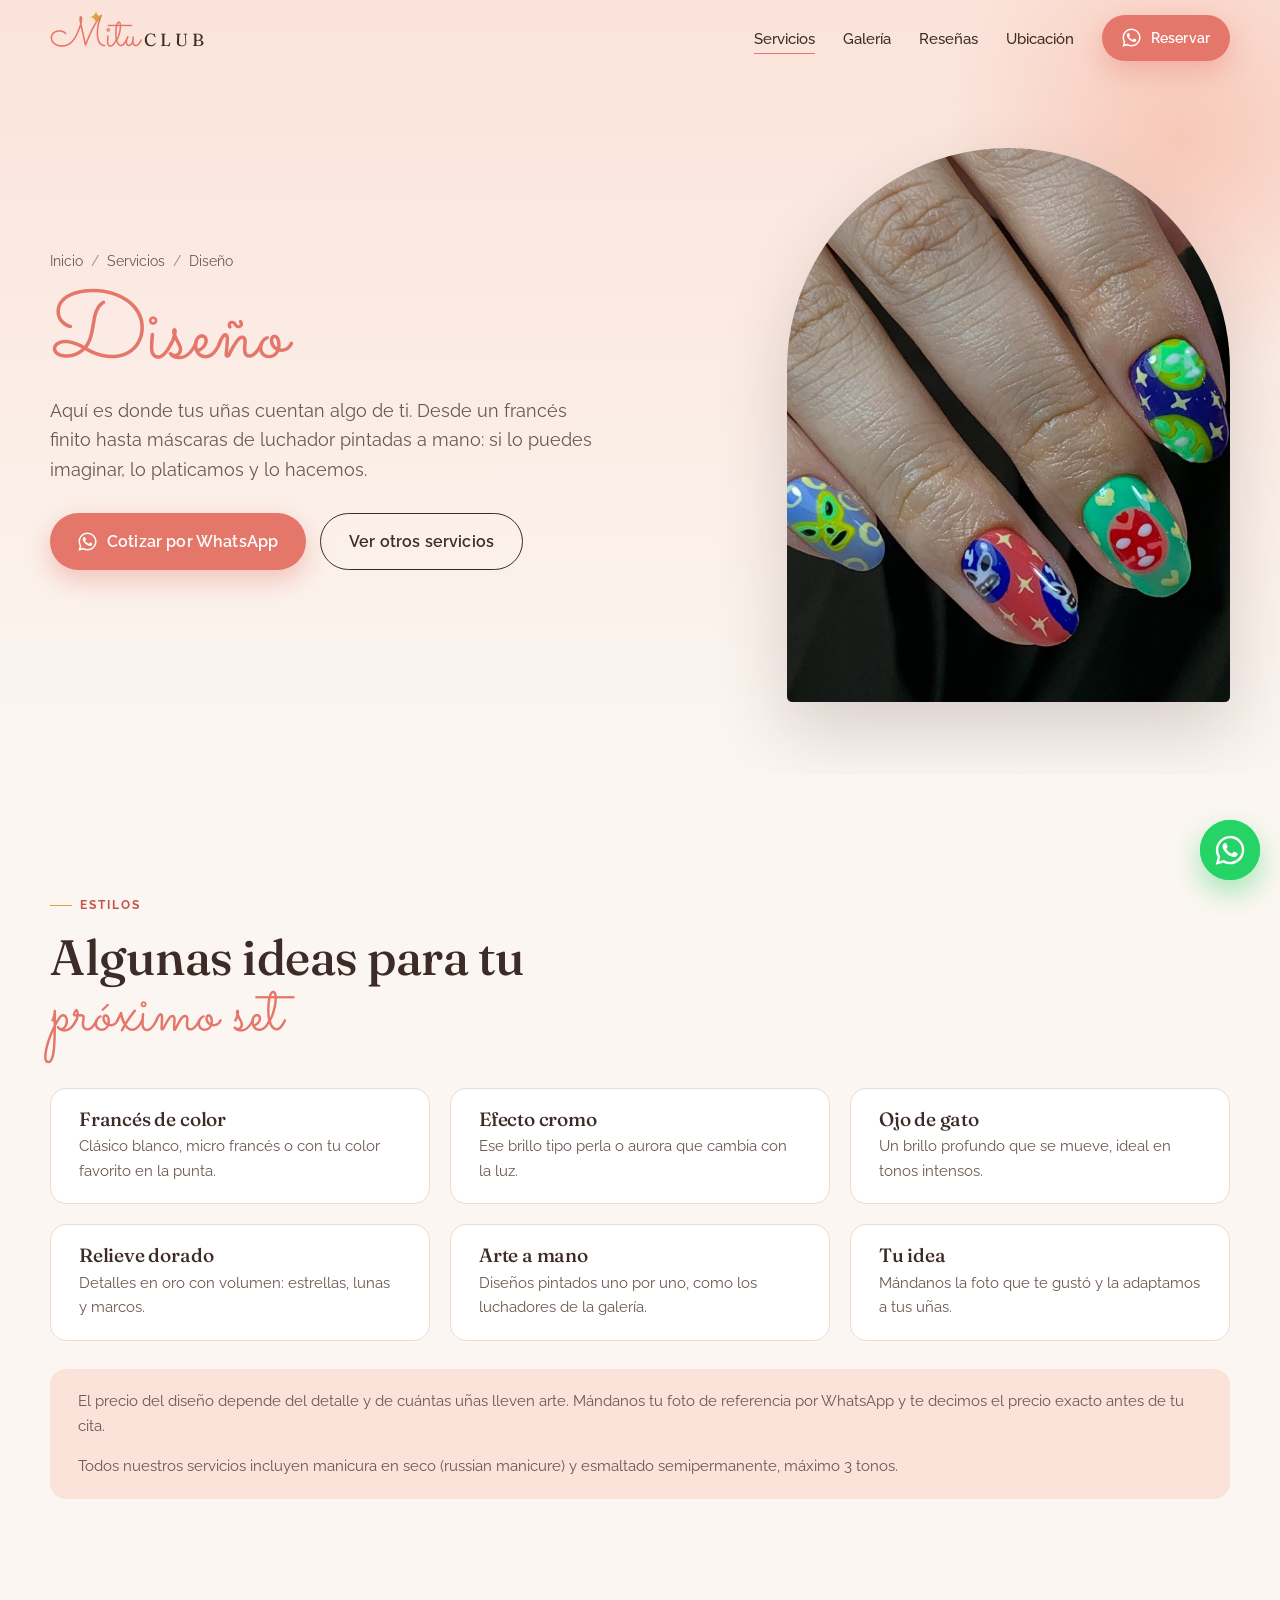
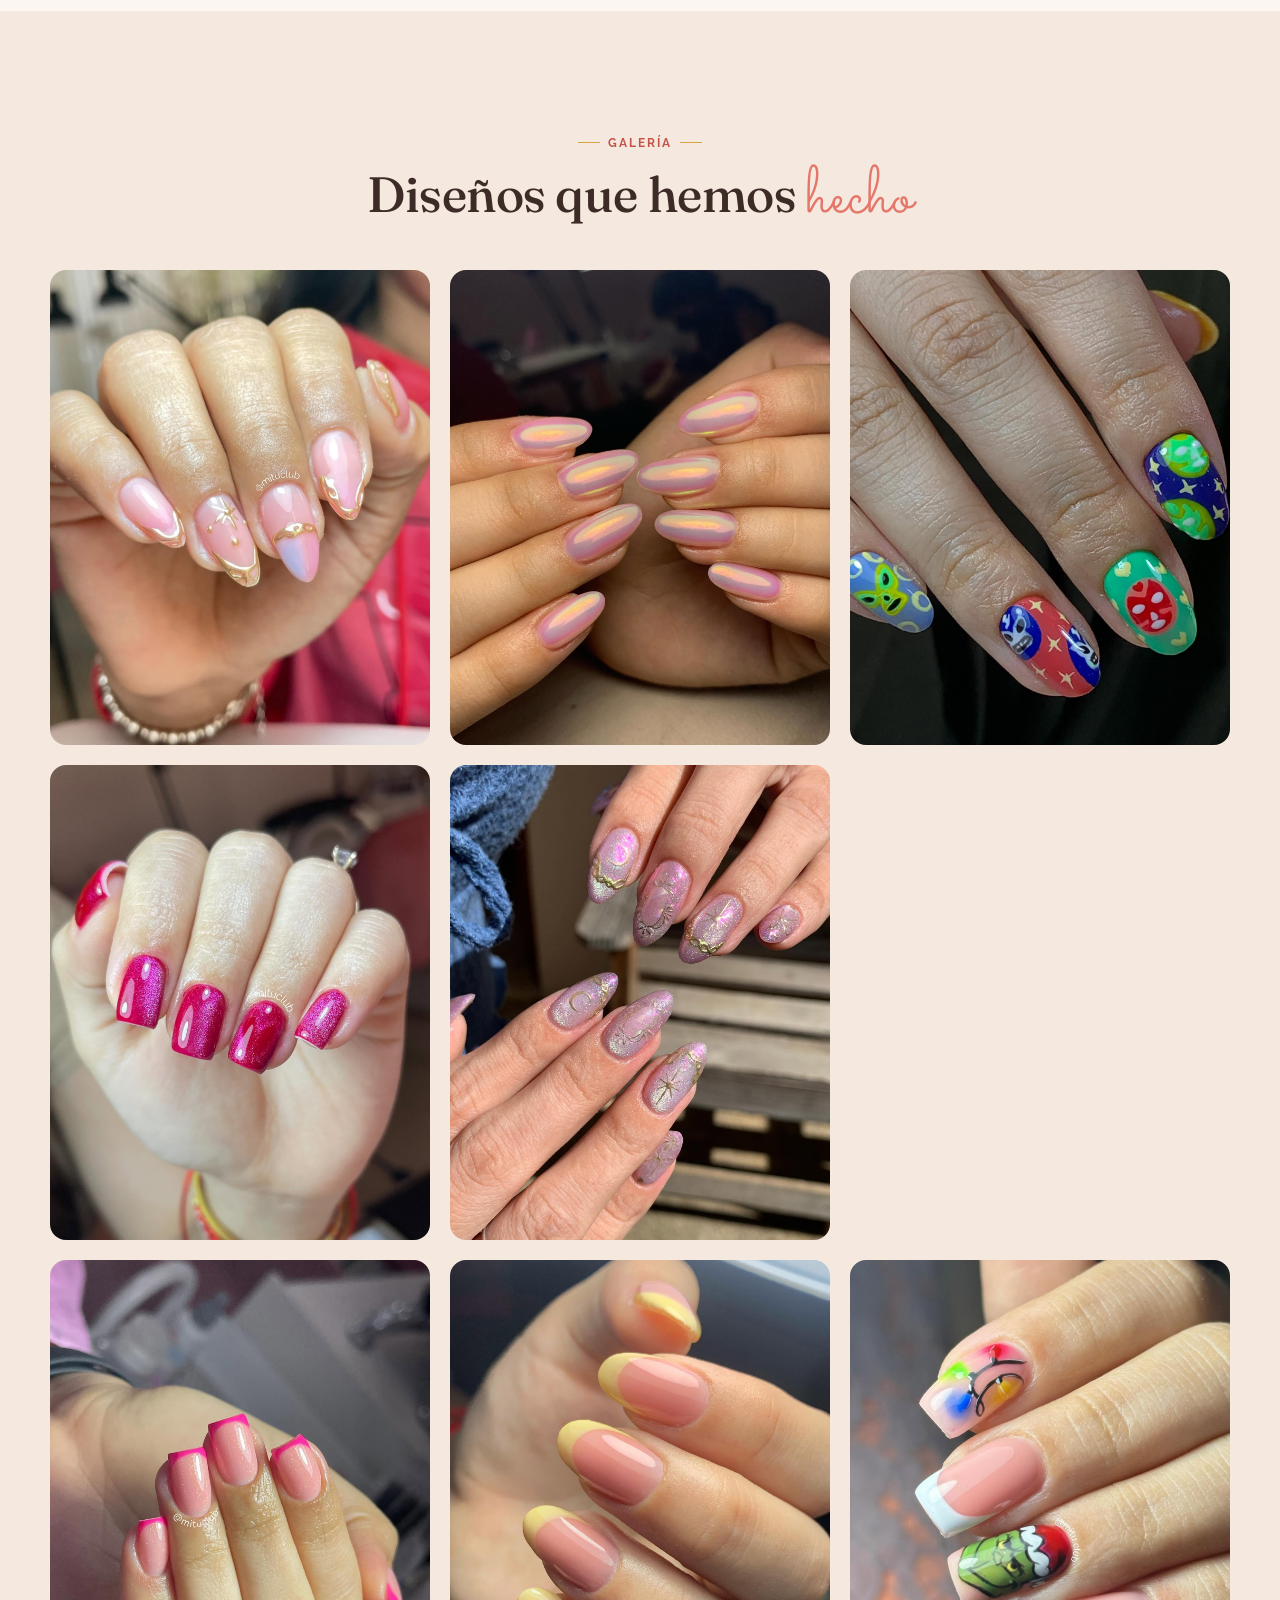
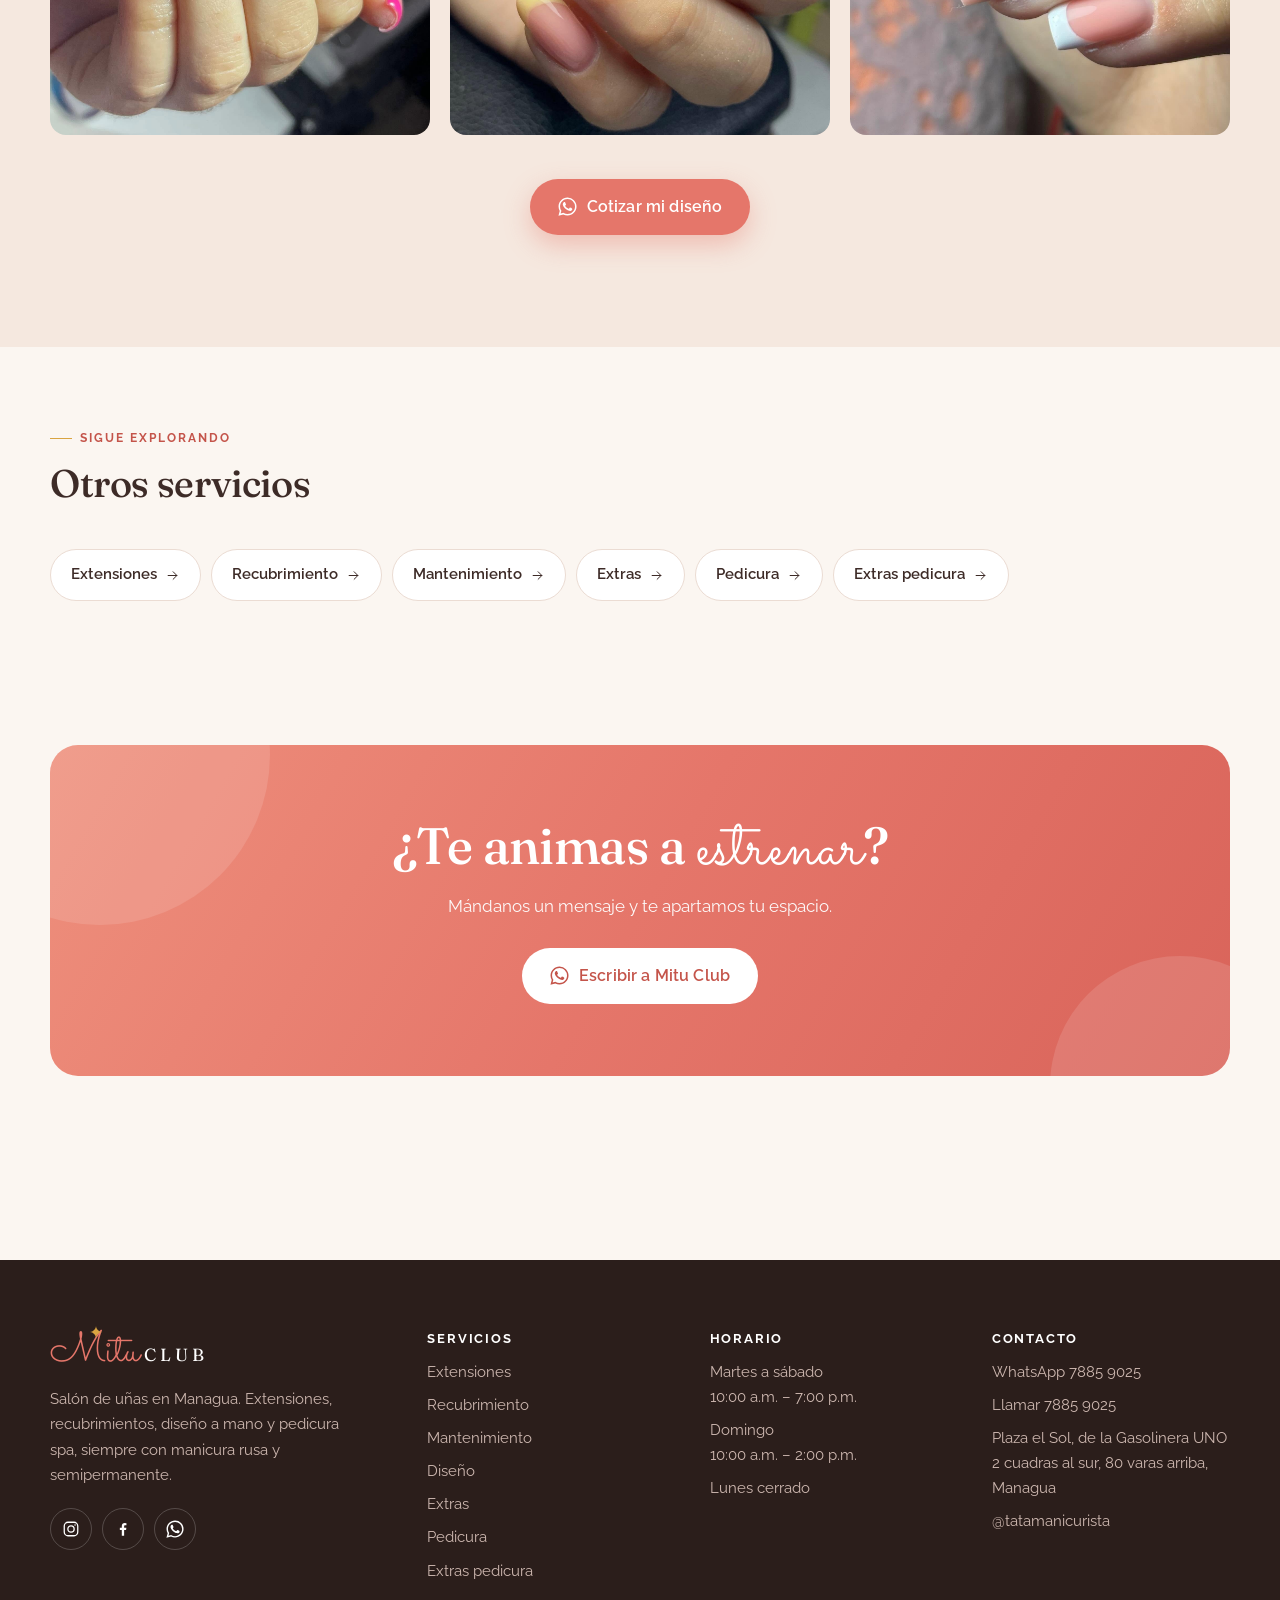
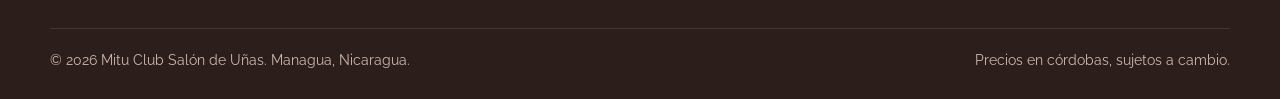
<file: servicios/diseno.html>
<!doctype html>
<html lang="es" class="no-js">
<head>
<meta charset="utf-8">
<meta name="viewport" content="width=device-width, initial-scale=1">
<title>Diseño de uñas en Managua: arte a mano, cromo y francés | Mitu Club</title>
<meta name="description" content="Diseños de uñas a mano en Managua: francés de color, cromo, ojo de gato, relieve dorado y arte personalizado. Mándanos tu idea por WhatsApp a Mitu Club.">
<link rel="canonical" href="https://davidr0824.github.io/mitu-club/servicios/diseno.html">
<meta name="theme-color" content="#FBF6F1">
<meta property="og:type" content="website">
<meta property="og:locale" content="es_NI">
<meta property="og:site_name" content="Mitu Club Salón de Uñas">
<meta property="og:title" content="Diseño de uñas en Managua: arte a mano, cromo y francés | Mitu Club">
<meta property="og:description" content="Diseños de uñas a mano en Managua: francés de color, cromo, ojo de gato, relieve dorado y arte personalizado. Mándanos tu idea por WhatsApp a Mitu Club.">
<meta property="og:url" content="https://davidr0824.github.io/mitu-club/servicios/diseno.html">
<meta property="og:image" content="https://davidr0824.github.io/mitu-club/assets/img/galeria/unas-diseno-luchadores.jpg">
<link rel="icon" href="data:image/svg+xml,%3Csvg xmlns='http://www.w3.org/2000/svg' viewBox='0 0 64 64'%3E%3Crect width='64' height='64' rx='16' fill='%23E5766A'/%3E%3Cpath d='M32 10c1.2 12 10 20.8 22 22-12 1.2-20.8 10-22 22-1.2-12-10-20.8-22-22 12-1.2 20.8-10 22-22Z' fill='%23fff'/%3E%3C/svg%3E">
<link rel="preconnect" href="https://fonts.googleapis.com">
<link rel="preconnect" href="https://fonts.gstatic.com" crossorigin>
<link href="https://fonts.googleapis.com/css2?family=Fraunces:ital,opsz,wght@0,9..144,400;0,9..144,500;1,9..144,400;1,9..144,500&family=Raleway:wght@400;500;600;700&family=Sacramento&display=swap" rel="stylesheet">
<link rel="stylesheet" href="../css/styles.css">
<script type="application/ld+json">{"@context":"https://schema.org","@type":"NailSalon","name":"Mitu Club Salón de Uñas","image":"https://davidr0824.github.io/mitu-club/assets/img/galeria/unas-diseno-luchadores.jpg","url":"https://davidr0824.github.io/mitu-club/","telephone":"+50578859025","priceRange":"C$150 – C$1,450","address":{"@type":"PostalAddress","streetAddress":"Plaza el Sol, de la Gasolinera UNO 2 cuadras al sur, 80 varas arriba","addressLocality":"Managua","postalCode":"14035","addressCountry":"NI"},"geo":{"@type":"GeoCoordinates","latitude":12.1280834,"longitude":-86.2606583},"hasMap":"https://maps.google.com/?cid=15493119852081437505","openingHoursSpecification":[{"@type":"OpeningHoursSpecification","dayOfWeek":["Tuesday","Wednesday","Thursday","Friday","Saturday"],"opens":"10:00","closes":"19:00"},{"@type":"OpeningHoursSpecification","dayOfWeek":"Sunday","opens":"10:00","closes":"14:00"}],"aggregateRating":{"@type":"AggregateRating","ratingValue":"4.7","reviewCount":185},"sameAs":["https://www.facebook.com/mitu.clubbb/","https://www.instagram.com/tatamanicurista/"]}</script>
<script type="application/ld+json">{"@context":"https://schema.org","@type":"BreadcrumbList","itemListElement":[{"@type":"ListItem","position":1,"name":"Inicio","item":"https://davidr0824.github.io/mitu-club/"},{"@type":"ListItem","position":2,"name":"Servicios","item":"https://davidr0824.github.io/mitu-club/#servicios"},{"@type":"ListItem","position":3,"name":"Diseño","item":"https://davidr0824.github.io/mitu-club/servicios/diseno.html"}]}</script>
</head>
<body>
<a class="skip-link" href="#contenido">Saltar al contenido</a>
<header class="site-header">
  <div class="container header-inner">
    <a class="logo" href="../" aria-label="Mitu Club Salón de Uñas, inicio">
      <svg class="logo-spark" aria-hidden="true" viewBox="0 0 24 24" fill="currentColor"><path d="M12 0c.6 6.4 5.6 11.4 12 12-6.4.6-11.4 5.6-12 12-.6-6.4-5.6-11.4-12-12C6.4 11.4 11.4 6.4 12 0Z"/></svg>
      <span class="logo-script">Mitu</span><span class="logo-word">Club</span>
    </a>
    <nav class="nav" aria-label="Principal">
      <ul class="nav-links" id="menu">
        <li><a href="../#servicios" aria-current="page">Servicios</a></li>
        <li><a href="../#galeria">Galería</a></li>
        <li><a href="../#resenas">Reseñas</a></li>
        <li><a href="../#ubicacion">Ubicación</a></li>
      </ul>
      <a class="btn btn--primary btn--sm" href="https://wa.me/50578859025?text=%C2%A1Hola%20Mitu%20Club!%20Quiero%20agendar%20una%20cita%20para%20mis%20u%C3%B1as." target="_blank" rel="noopener"><svg class="icon" aria-hidden="true" viewBox="0 0 24 24" fill="currentColor"><path d="M17.47 14.38c-.3-.15-1.75-.86-2.02-.96-.27-.1-.47-.15-.67.15-.2.3-.77.96-.94 1.16-.17.2-.35.22-.64.07-.3-.15-1.26-.46-2.39-1.48-.88-.79-1.48-1.76-1.65-2.06-.17-.3-.02-.46.13-.6.13-.14.3-.35.45-.52.15-.17.2-.3.3-.5.1-.2.05-.37-.03-.52-.07-.15-.67-1.6-.92-2.2-.24-.58-.49-.5-.67-.5h-.57c-.2 0-.52.07-.79.37-.27.3-1.04 1.02-1.04 2.48 0 1.46 1.07 2.88 1.21 3.08.15.2 2.1 3.2 5.08 4.49.71.31 1.26.49 1.69.63.71.22 1.36.19 1.87.12.57-.09 1.75-.72 2-1.41.25-.69.25-1.29.17-1.41-.07-.12-.27-.2-.57-.35M12.05 21.5h-.01a9.43 9.43 0 0 1-4.8-1.31l-.35-.2-3.57.93.95-3.48-.22-.36a9.41 9.41 0 0 1-1.44-5.02c0-5.2 4.24-9.43 9.45-9.43 2.52 0 4.89.98 6.67 2.77a9.37 9.37 0 0 1 2.76 6.67c0 5.2-4.24 9.43-9.44 9.43m8.04-17.47A11.3 11.3 0 0 0 12.05.7C5.78.7.68 5.8.68 12.06c0 2 .52 3.96 1.52 5.68L.58 23.7l6.1-1.6a11.36 11.36 0 0 0 5.37 1.37h.01c6.26 0 11.36-5.1 11.36-11.37 0-3.03-1.18-5.89-3.33-8.04"/></svg> Reservar</a>
      <button class="nav-toggle" aria-label="Abrir menú" aria-expanded="false" aria-controls="menu"><span></span></button>
    </nav>
  </div>
</header>
<main id="contenido">
  <section class="page-hero hero">
    <div class="container page-hero-grid">
      <div>
        <ol class="breadcrumb" data-hero>
          <li><a href="../">Inicio</a></li>
          <li><a href="../#servicios">Servicios</a></li>
          <li aria-current="page">Diseño</li>
        </ol>
        <h1 class="page-title" data-hero style="--d:.1s"><span class="script">Diseño</span></h1>
        <p class="page-lead" data-hero style="--d:.2s">Aquí es donde tus uñas cuentan algo de ti. Desde un francés finito hasta máscaras de luchador pintadas a mano: si lo puedes imaginar, lo platicamos y lo hacemos.</p>
        <div data-hero style="--d:.3s"></div>
        <div class="hero-actions" data-hero style="--d:.4s">
          <a class="btn btn--primary" href="https://wa.me/50578859025?text=%C2%A1Hola%20Mitu%20Club!%20Quiero%20cotizar%20un%20dise%C3%B1o%20de%20u%C3%B1as.%20Te%20mando%20mi%20foto%20de%20referencia." target="_blank" rel="noopener"><svg class="icon" aria-hidden="true" viewBox="0 0 24 24" fill="currentColor"><path d="M17.47 14.38c-.3-.15-1.75-.86-2.02-.96-.27-.1-.47-.15-.67.15-.2.3-.77.96-.94 1.16-.17.2-.35.22-.64.07-.3-.15-1.26-.46-2.39-1.48-.88-.79-1.48-1.76-1.65-2.06-.17-.3-.02-.46.13-.6.13-.14.3-.35.45-.52.15-.17.2-.3.3-.5.1-.2.05-.37-.03-.52-.07-.15-.67-1.6-.92-2.2-.24-.58-.49-.5-.67-.5h-.57c-.2 0-.52.07-.79.37-.27.3-1.04 1.02-1.04 2.48 0 1.46 1.07 2.88 1.21 3.08.15.2 2.1 3.2 5.08 4.49.71.31 1.26.49 1.69.63.71.22 1.36.19 1.87.12.57-.09 1.75-.72 2-1.41.25-.69.25-1.29.17-1.41-.07-.12-.27-.2-.57-.35M12.05 21.5h-.01a9.43 9.43 0 0 1-4.8-1.31l-.35-.2-3.57.93.95-3.48-.22-.36a9.41 9.41 0 0 1-1.44-5.02c0-5.2 4.24-9.43 9.45-9.43 2.52 0 4.89.98 6.67 2.77a9.37 9.37 0 0 1 2.76 6.67c0 5.2-4.24 9.43-9.44 9.43m8.04-17.47A11.3 11.3 0 0 0 12.05.7C5.78.7.68 5.8.68 12.06c0 2 .52 3.96 1.52 5.68L.58 23.7l6.1-1.6a11.36 11.36 0 0 0 5.37 1.37h.01c6.26 0 11.36-5.1 11.36-11.37 0-3.03-1.18-5.89-3.33-8.04"/></svg> Cotizar por WhatsApp</a>
          <a class="btn btn--ghost" href="../#servicios">Ver otros servicios</a>
        </div>
      </div>
      <div class="page-hero-media" data-hero style="--d:.2s"><img src="../assets/img/galeria/unas-diseno-luchadores.jpg" alt="Uñas cortas con diseño a mano de máscaras de luchador" width="1440" height="1578" fetchpriority="high" decoding="async" sizes="(max-width: 900px) 360px, 40vw"></div>
    </div>
  </section>

  <section class="section" aria-labelledby="estilos-title">
    <div class="container">
      <div class="section-head" data-reveal>
        <span class="eyebrow">Estilos</span>
        <h2 class="section-title" id="estilos-title">Algunas ideas para tu <span class="script">próximo set</span></h2>
      </div>
      <div class="styles-grid">
        <div class="style-chip" data-reveal style="--d:0s"><h3>Francés de color</h3><p>Clásico blanco, micro francés o con tu color favorito en la punta.</p></div>
        <div class="style-chip" data-reveal style="--d:0.08s"><h3>Efecto cromo</h3><p>Ese brillo tipo perla o aurora que cambia con la luz.</p></div>
        <div class="style-chip" data-reveal style="--d:0.16s"><h3>Ojo de gato</h3><p>Un brillo profundo que se mueve, ideal en tonos intensos.</p></div>
        <div class="style-chip" data-reveal style="--d:0s"><h3>Relieve dorado</h3><p>Detalles en oro con volumen: estrellas, lunas y marcos.</p></div>
        <div class="style-chip" data-reveal style="--d:0.08s"><h3>Arte a mano</h3><p>Diseños pintados uno por uno, como los luchadores de la galería.</p></div>
        <div class="style-chip" data-reveal style="--d:0.16s"><h3>Tu idea</h3><p>Mándanos la foto que te gustó y la adaptamos a tus uñas.</p></div>
      </div>
      <div class="menu-note" data-reveal><p>El precio del diseño depende del detalle y de cuántas uñas lleven arte. Mándanos tu foto de referencia por WhatsApp y te decimos el precio exacto antes de tu cita.</p><p>Todos nuestros servicios incluyen manicura en seco (russian manicure) y esmaltado semipermanente, máximo 3 tonos.</p></div>
    </div>
  </section>

  <section class="section section--alt" id="galeria" aria-labelledby="galeria-title">
    <div class="container">
      <div class="section-head section-head--center" data-reveal>
        <span class="eyebrow">Galería</span>
        <h2 class="section-title" id="galeria-title">Diseños que hemos <span class="script">hecho</span></h2>
      </div>
      <div class="gallery">
        <button class="gallery-item" type="button" data-full="../assets/img/galeria/unas-rosa-oro-cromo.jpg" data-reveal style="--d:0s" aria-label="Ampliar foto: Rosa con oro en relieve">
          <img src="../assets/img/galeria/unas-rosa-oro-cromo.jpg" alt="Uñas almendra rosa con detalles dorados en relieve y estrella" width="1440" height="1800" loading="lazy" decoding="async" sizes="(max-width: 600px) 100vw, 25vw">
          <span class="gallery-cap">Rosa con oro en relieve</span>
        </button>
        <button class="gallery-item" type="button" data-full="../assets/img/galeria/unas-cromo-rosa-aurora.jpg" data-reveal style="--d:0.08s" aria-label="Ampliar foto: Cromo rosa aurora">
          <img src="../assets/img/galeria/unas-cromo-rosa-aurora.jpg" alt="Uñas almendra con efecto cromo rosa aurora" width="1440" height="1910" loading="lazy" decoding="async" sizes="(max-width: 600px) 100vw, 25vw">
          <span class="gallery-cap">Cromo rosa aurora</span>
        </button>
        <button class="gallery-item" type="button" data-full="../assets/img/galeria/unas-diseno-luchadores.jpg" data-reveal style="--d:0.16s" aria-label="Ampliar foto: Diseño a mano: luchadores">
          <img src="../assets/img/galeria/unas-diseno-luchadores.jpg" alt="Uñas cortas con diseño a mano de máscaras de luchador" width="1440" height="1578" loading="lazy" decoding="async" sizes="(max-width: 600px) 100vw, 25vw">
          <span class="gallery-cap">Diseño a mano: luchadores</span>
        </button>
        <button class="gallery-item" type="button" data-full="../assets/img/galeria/unas-magenta-ojo-de-gato.jpg" data-reveal style="--d:0.24s" aria-label="Ampliar foto: Magenta ojo de gato">
          <img src="../assets/img/galeria/unas-magenta-ojo-de-gato.jpg" alt="Uñas cuadradas magenta con efecto ojo de gato" width="1440" height="1800" loading="lazy" decoding="async" sizes="(max-width: 600px) 100vw, 25vw">
          <span class="gallery-cap">Magenta ojo de gato</span>
        </button>
        <button class="gallery-item" type="button" data-full="../assets/img/galeria/unas-lila-dorado-celestial.jpg" data-reveal style="--d:0s" aria-label="Ampliar foto: Lila celestial con dorado">
          <img src="../assets/img/galeria/unas-lila-dorado-celestial.jpg" alt="Uñas almendra lila con brillo y diseño celestial dorado de lunas y estrellas" width="1440" height="1910" loading="lazy" decoding="async" sizes="(max-width: 600px) 100vw, 25vw">
          <span class="gallery-cap">Lila celestial con dorado</span>
        </button>
        <button class="gallery-item" type="button" data-full="../assets/img/galeria/unas-micro-frances-blanco.jpg" data-reveal style="--d:0.08s" aria-label="Ampliar foto: Micro francés">
          <img src="../assets/img/galeria/unas-micro-frances-blanco.jpg" alt="Uñas cortas nude con micro francés blanco" width="1440" height="1800" loading="lazy" decoding="async" sizes="(max-width: 600px) 100vw, 25vw">
          <span class="gallery-cap">Micro francés</span>
        </button>
        <button class="gallery-item" type="button" data-full="../assets/img/galeria/unas-frances-rosa-neon.jpg" data-reveal style="--d:0.16s" aria-label="Ampliar foto: Francés rosa neón">
          <img src="../assets/img/galeria/unas-frances-rosa-neon.jpg" alt="Uñas cuadradas con francés rosa neón y brillo dorado" width="1440" height="1800" loading="lazy" decoding="async" sizes="(max-width: 600px) 100vw, 25vw">
          <span class="gallery-cap">Francés rosa neón</span>
        </button>
        <button class="gallery-item" type="button" data-full="../assets/img/galeria/unas-frances-amarillo-pastel.jpg" data-reveal style="--d:0.24s" aria-label="Ampliar foto: Francés amarillo pastel">
          <img src="../assets/img/galeria/unas-frances-amarillo-pastel.jpg" alt="Uñas almendra nude con francés amarillo pastel" width="1440" height="1702" loading="lazy" decoding="async" sizes="(max-width: 600px) 100vw, 25vw">
          <span class="gallery-cap">Francés amarillo pastel</span>
        </button>
        <button class="gallery-item" type="button" data-full="../assets/img/galeria/unas-navidenas-frances-luces.jpg" data-reveal style="--d:0s" aria-label="Ampliar foto: Navideñas pintadas a mano">
          <img src="../assets/img/galeria/unas-navidenas-frances-luces.jpg" alt="Uñas cuadradas con francés blanco y diseño navideño a mano de luces de colores y personaje verde con gorro" width="1440" height="1800" loading="lazy" decoding="async" sizes="(max-width: 600px) 100vw, 25vw">
          <span class="gallery-cap">Navideñas pintadas a mano</span>
        </button>
      </div>
      <div class="lightbox" id="lightbox" role="dialog" aria-modal="true" aria-label="Foto ampliada" aria-hidden="true">
        <button class="lightbox-btn lightbox-close" type="button" aria-label="Cerrar"><svg class="icon" aria-hidden="true" viewBox="0 0 24 24" fill="none" stroke="currentColor" stroke-width="1.6" stroke-linecap="round"><path d="M6 6l12 12M18 6L6 18"/></svg></button>
        <button class="lightbox-btn lightbox-prev" type="button" aria-label="Foto anterior"><svg class="icon" aria-hidden="true" viewBox="0 0 24 24" fill="none" stroke="currentColor" stroke-width="1.6" stroke-linecap="round" stroke-linejoin="round"><path d="M5 12h14M13 6l6 6-6 6"/></svg></button>
        <img alt="">
        <button class="lightbox-btn lightbox-next" type="button" aria-label="Foto siguiente"><svg class="icon" aria-hidden="true" viewBox="0 0 24 24" fill="none" stroke="currentColor" stroke-width="1.6" stroke-linecap="round" stroke-linejoin="round"><path d="M5 12h14M13 6l6 6-6 6"/></svg></button>
      </div>
      <div class="gallery-cta" data-reveal>
        <a class="btn btn--primary" href="https://wa.me/50578859025?text=%C2%A1Hola%20Mitu%20Club!%20Quiero%20cotizar%20un%20dise%C3%B1o%20de%20u%C3%B1as.%20Te%20mando%20mi%20foto%20de%20referencia." target="_blank" rel="noopener"><svg class="icon" aria-hidden="true" viewBox="0 0 24 24" fill="currentColor"><path d="M17.47 14.38c-.3-.15-1.75-.86-2.02-.96-.27-.1-.47-.15-.67.15-.2.3-.77.96-.94 1.16-.17.2-.35.22-.64.07-.3-.15-1.26-.46-2.39-1.48-.88-.79-1.48-1.76-1.65-2.06-.17-.3-.02-.46.13-.6.13-.14.3-.35.45-.52.15-.17.2-.3.3-.5.1-.2.05-.37-.03-.52-.07-.15-.67-1.6-.92-2.2-.24-.58-.49-.5-.67-.5h-.57c-.2 0-.52.07-.79.37-.27.3-1.04 1.02-1.04 2.48 0 1.46 1.07 2.88 1.21 3.08.15.2 2.1 3.2 5.08 4.49.71.31 1.26.49 1.69.63.71.22 1.36.19 1.87.12.57-.09 1.75-.72 2-1.41.25-.69.25-1.29.17-1.41-.07-.12-.27-.2-.57-.35M12.05 21.5h-.01a9.43 9.43 0 0 1-4.8-1.31l-.35-.2-3.57.93.95-3.48-.22-.36a9.41 9.41 0 0 1-1.44-5.02c0-5.2 4.24-9.43 9.45-9.43 2.52 0 4.89.98 6.67 2.77a9.37 9.37 0 0 1 2.76 6.67c0 5.2-4.24 9.43-9.44 9.43m8.04-17.47A11.3 11.3 0 0 0 12.05.7C5.78.7.68 5.8.68 12.06c0 2 .52 3.96 1.52 5.68L.58 23.7l6.1-1.6a11.36 11.36 0 0 0 5.37 1.37h.01c6.26 0 11.36-5.1 11.36-11.37 0-3.03-1.18-5.89-3.33-8.04"/></svg> Cotizar mi diseño</a>
      </div>
    </div>
  </section>

  <section class="section section--tight" aria-labelledby="otros-title">
    <div class="container">
      <div class="section-head" data-reveal>
        <span class="eyebrow">Sigue explorando</span>
        <h2 class="section-title" id="otros-title" style="font-size:clamp(1.7rem,3.4vw,2.4rem)">Otros servicios</h2>
      </div>
      <div class="other-services" data-reveal>
        <a href="extensiones.html">Extensiones <svg class="icon" aria-hidden="true" viewBox="0 0 24 24" fill="none" stroke="currentColor" stroke-width="1.6" stroke-linecap="round" stroke-linejoin="round"><path d="M5 12h14M13 6l6 6-6 6"/></svg></a>
        <a href="recubrimiento.html">Recubrimiento <svg class="icon" aria-hidden="true" viewBox="0 0 24 24" fill="none" stroke="currentColor" stroke-width="1.6" stroke-linecap="round" stroke-linejoin="round"><path d="M5 12h14M13 6l6 6-6 6"/></svg></a>
        <a href="mantenimiento.html">Mantenimiento <svg class="icon" aria-hidden="true" viewBox="0 0 24 24" fill="none" stroke="currentColor" stroke-width="1.6" stroke-linecap="round" stroke-linejoin="round"><path d="M5 12h14M13 6l6 6-6 6"/></svg></a>
        <a href="extras.html">Extras <svg class="icon" aria-hidden="true" viewBox="0 0 24 24" fill="none" stroke="currentColor" stroke-width="1.6" stroke-linecap="round" stroke-linejoin="round"><path d="M5 12h14M13 6l6 6-6 6"/></svg></a>
        <a href="pedicura.html">Pedicura <svg class="icon" aria-hidden="true" viewBox="0 0 24 24" fill="none" stroke="currentColor" stroke-width="1.6" stroke-linecap="round" stroke-linejoin="round"><path d="M5 12h14M13 6l6 6-6 6"/></svg></a>
        <a href="extras-pedicura.html">Extras pedicura <svg class="icon" aria-hidden="true" viewBox="0 0 24 24" fill="none" stroke="currentColor" stroke-width="1.6" stroke-linecap="round" stroke-linejoin="round"><path d="M5 12h14M13 6l6 6-6 6"/></svg></a>
      </div>
    </div>
  </section>

  <section class="section section--tight">
    <div class="container">
      <div class="cta-band" data-reveal>
        <h2>¿Te animas a <span class="script">estrenar</span>?</h2>
        <p>Mándanos un mensaje y te apartamos tu espacio.</p>
        <a class="btn btn--light" href="https://wa.me/50578859025?text=%C2%A1Hola%20Mitu%20Club!%20Quiero%20agendar%20una%20cita%20de%20dise%C3%B1o." target="_blank" rel="noopener"><svg class="icon" aria-hidden="true" viewBox="0 0 24 24" fill="currentColor"><path d="M17.47 14.38c-.3-.15-1.75-.86-2.02-.96-.27-.1-.47-.15-.67.15-.2.3-.77.96-.94 1.16-.17.2-.35.22-.64.07-.3-.15-1.26-.46-2.39-1.48-.88-.79-1.48-1.76-1.65-2.06-.17-.3-.02-.46.13-.6.13-.14.3-.35.45-.52.15-.17.2-.3.3-.5.1-.2.05-.37-.03-.52-.07-.15-.67-1.6-.92-2.2-.24-.58-.49-.5-.67-.5h-.57c-.2 0-.52.07-.79.37-.27.3-1.04 1.02-1.04 2.48 0 1.46 1.07 2.88 1.21 3.08.15.2 2.1 3.2 5.08 4.49.71.31 1.26.49 1.69.63.71.22 1.36.19 1.87.12.57-.09 1.75-.72 2-1.41.25-.69.25-1.29.17-1.41-.07-.12-.27-.2-.57-.35M12.05 21.5h-.01a9.43 9.43 0 0 1-4.8-1.31l-.35-.2-3.57.93.95-3.48-.22-.36a9.41 9.41 0 0 1-1.44-5.02c0-5.2 4.24-9.43 9.45-9.43 2.52 0 4.89.98 6.67 2.77a9.37 9.37 0 0 1 2.76 6.67c0 5.2-4.24 9.43-9.44 9.43m8.04-17.47A11.3 11.3 0 0 0 12.05.7C5.78.7.68 5.8.68 12.06c0 2 .52 3.96 1.52 5.68L.58 23.7l6.1-1.6a11.36 11.36 0 0 0 5.37 1.37h.01c6.26 0 11.36-5.1 11.36-11.37 0-3.03-1.18-5.89-3.33-8.04"/></svg> Escribir a Mitu Club</a>
      </div>
    </div>
  </section>
</main>
<footer class="site-footer">
  <div class="container">
    <div class="footer-grid">
      <div>
        <a class="logo" href="../" aria-label="Mitu Club Salón de Uñas, inicio"><svg class="logo-spark" aria-hidden="true" viewBox="0 0 24 24" fill="currentColor"><path d="M12 0c.6 6.4 5.6 11.4 12 12-6.4.6-11.4 5.6-12 12-.6-6.4-5.6-11.4-12-12C6.4 11.4 11.4 6.4 12 0Z"/></svg><span class="logo-script">Mitu</span><span class="logo-word">Club</span></a>
        <p class="footer-about">Salón de uñas en Managua. Extensiones, recubrimientos, diseño a mano y pedicura spa, siempre con manicura rusa y semipermanente.</p>
        <div class="socials">
          <a href="https://www.instagram.com/tatamanicurista/" target="_blank" rel="noopener" aria-label="Instagram @tatamanicurista"><svg class="icon" aria-hidden="true" viewBox="0 0 24 24" fill="none" stroke="currentColor" stroke-width="1.7"><rect x="3" y="3" width="18" height="18" rx="5"/><circle cx="12" cy="12" r="4.2"/><circle cx="17.4" cy="6.6" r="1" fill="currentColor" stroke="none"/></svg></a>
          <a href="https://www.facebook.com/mitu.clubbb/" target="_blank" rel="noopener" aria-label="Facebook de Mitu Club"><svg class="icon" aria-hidden="true" viewBox="0 0 24 24" fill="currentColor"><path d="M13.5 21v-7.7h2.6l.4-3h-3V8.4c0-.87.24-1.46 1.5-1.46h1.6V4.25A21 21 0 0 0 14.27 4.1c-2.3 0-3.87 1.4-3.87 3.98v2.22H7.8v3h2.6V21h3.1Z"/></svg></a>
          <a href="https://wa.me/50578859025?text=%C2%A1Hola%20Mitu%20Club!%20Quiero%20agendar%20una%20cita%20para%20mis%20u%C3%B1as." target="_blank" rel="noopener" aria-label="WhatsApp de Mitu Club"><svg class="icon" aria-hidden="true" viewBox="0 0 24 24" fill="currentColor"><path d="M17.47 14.38c-.3-.15-1.75-.86-2.02-.96-.27-.1-.47-.15-.67.15-.2.3-.77.96-.94 1.16-.17.2-.35.22-.64.07-.3-.15-1.26-.46-2.39-1.48-.88-.79-1.48-1.76-1.65-2.06-.17-.3-.02-.46.13-.6.13-.14.3-.35.45-.52.15-.17.2-.3.3-.5.1-.2.05-.37-.03-.52-.07-.15-.67-1.6-.92-2.2-.24-.58-.49-.5-.67-.5h-.57c-.2 0-.52.07-.79.37-.27.3-1.04 1.02-1.04 2.48 0 1.46 1.07 2.88 1.21 3.08.15.2 2.1 3.2 5.08 4.49.71.31 1.26.49 1.69.63.71.22 1.36.19 1.87.12.57-.09 1.75-.72 2-1.41.25-.69.25-1.29.17-1.41-.07-.12-.27-.2-.57-.35M12.05 21.5h-.01a9.43 9.43 0 0 1-4.8-1.31l-.35-.2-3.57.93.95-3.48-.22-.36a9.41 9.41 0 0 1-1.44-5.02c0-5.2 4.24-9.43 9.45-9.43 2.52 0 4.89.98 6.67 2.77a9.37 9.37 0 0 1 2.76 6.67c0 5.2-4.24 9.43-9.44 9.43m8.04-17.47A11.3 11.3 0 0 0 12.05.7C5.78.7.68 5.8.68 12.06c0 2 .52 3.96 1.52 5.68L.58 23.7l6.1-1.6a11.36 11.36 0 0 0 5.37 1.37h.01c6.26 0 11.36-5.1 11.36-11.37 0-3.03-1.18-5.89-3.33-8.04"/></svg></a>
        </div>
      </div>
      <div>
        <h4>Servicios</h4>
        <ul>
          <li><a href="../servicios/extensiones.html">Extensiones</a></li>
          <li><a href="../servicios/recubrimiento.html">Recubrimiento</a></li>
          <li><a href="../servicios/mantenimiento.html">Mantenimiento</a></li>
          <li><a href="../servicios/diseno.html">Diseño</a></li>
          <li><a href="../servicios/extras.html">Extras</a></li>
          <li><a href="../servicios/pedicura.html">Pedicura</a></li>
          <li><a href="../servicios/extras-pedicura.html">Extras pedicura</a></li>
        </ul>
      </div>
      <div>
        <h4>Horario</h4>
        <ul>
          <li>Martes a sábado<br>10:00 a.m. – 7:00 p.m.</li>
          <li>Domingo<br>10:00 a.m. – 2:00 p.m.</li>
          <li>Lunes cerrado</li>
        </ul>
      </div>
      <div>
        <h4>Contacto</h4>
        <ul>
          <li><a href="https://wa.me/50578859025?text=%C2%A1Hola%20Mitu%20Club!%20Quiero%20agendar%20una%20cita%20para%20mis%20u%C3%B1as." target="_blank" rel="noopener">WhatsApp 7885 9025</a></li>
          <li><a href="tel:+50578859025">Llamar 7885 9025</a></li>
          <li><a href="https://maps.google.com/?cid=15493119852081437505" target="_blank" rel="noopener">Plaza el Sol, de la Gasolinera UNO 2 cuadras al sur, 80 varas arriba, Managua</a></li>
          <li><a href="https://www.instagram.com/tatamanicurista/" target="_blank" rel="noopener">@tatamanicurista</a></li>
        </ul>
      </div>
    </div>
    <div class="footer-bottom">
      <span>© <span data-year>2026</span> Mitu Club Salón de Uñas. Managua, Nicaragua.</span>
      <span>Precios en córdobas, sujetos a cambio.</span>
    </div>
  </div>
</footer>
<a class="wa-float" href="https://wa.me/50578859025?text=%C2%A1Hola%20Mitu%20Club!%20Quiero%20agendar%20una%20cita%20para%20mis%20u%C3%B1as." target="_blank" rel="noopener" aria-label="Escríbenos por WhatsApp"><svg class="icon" aria-hidden="true" viewBox="0 0 24 24" fill="currentColor"><path d="M17.47 14.38c-.3-.15-1.75-.86-2.02-.96-.27-.1-.47-.15-.67.15-.2.3-.77.96-.94 1.16-.17.2-.35.22-.64.07-.3-.15-1.26-.46-2.39-1.48-.88-.79-1.48-1.76-1.65-2.06-.17-.3-.02-.46.13-.6.13-.14.3-.35.45-.52.15-.17.2-.3.3-.5.1-.2.05-.37-.03-.52-.07-.15-.67-1.6-.92-2.2-.24-.58-.49-.5-.67-.5h-.57c-.2 0-.52.07-.79.37-.27.3-1.04 1.02-1.04 2.48 0 1.46 1.07 2.88 1.21 3.08.15.2 2.1 3.2 5.08 4.49.71.31 1.26.49 1.69.63.71.22 1.36.19 1.87.12.57-.09 1.75-.72 2-1.41.25-.69.25-1.29.17-1.41-.07-.12-.27-.2-.57-.35M12.05 21.5h-.01a9.43 9.43 0 0 1-4.8-1.31l-.35-.2-3.57.93.95-3.48-.22-.36a9.41 9.41 0 0 1-1.44-5.02c0-5.2 4.24-9.43 9.45-9.43 2.52 0 4.89.98 6.67 2.77a9.37 9.37 0 0 1 2.76 6.67c0 5.2-4.24 9.43-9.44 9.43m8.04-17.47A11.3 11.3 0 0 0 12.05.7C5.78.7.68 5.8.68 12.06c0 2 .52 3.96 1.52 5.68L.58 23.7l6.1-1.6a11.36 11.36 0 0 0 5.37 1.37h.01c6.26 0 11.36-5.1 11.36-11.37 0-3.03-1.18-5.89-3.33-8.04"/></svg><span class="wa-float-label">¿Agendamos tu cita?</span></a>
<script src="../js/main.js" defer></script>
</body>
</html>
</file>
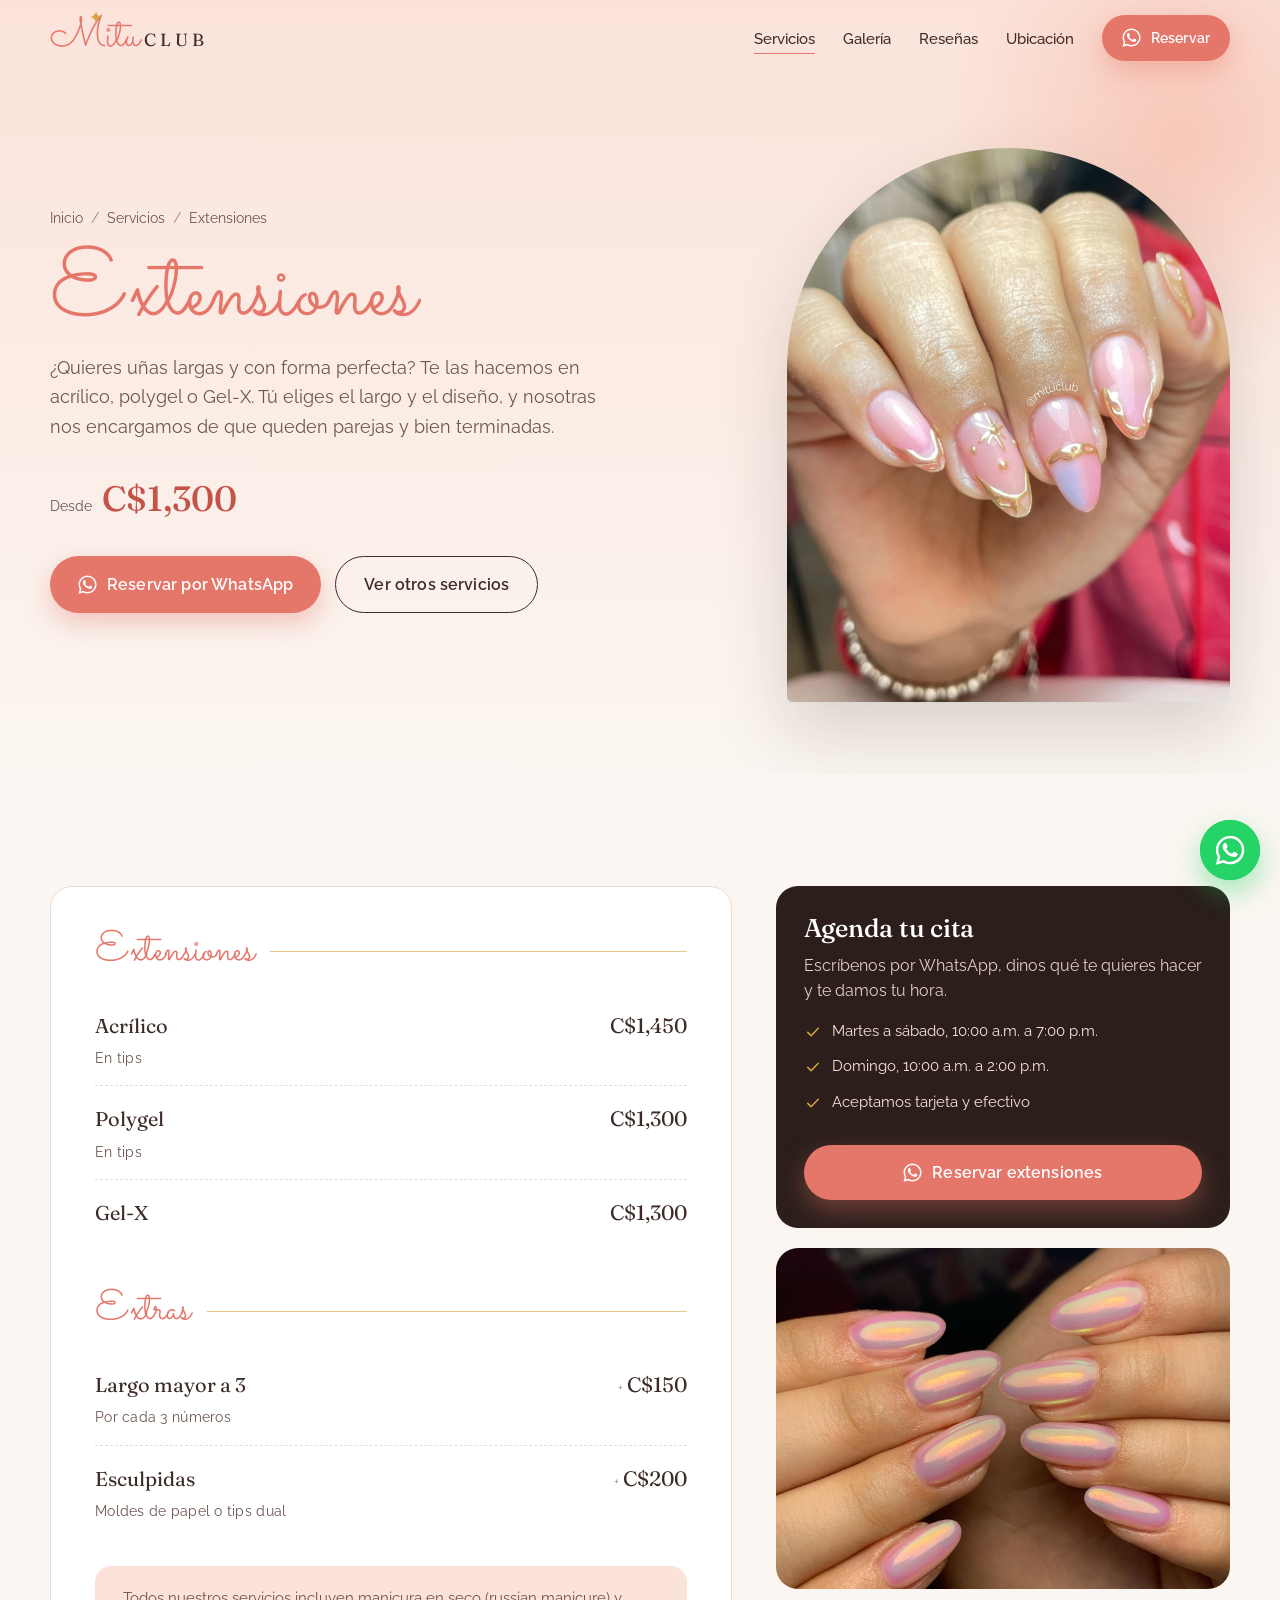
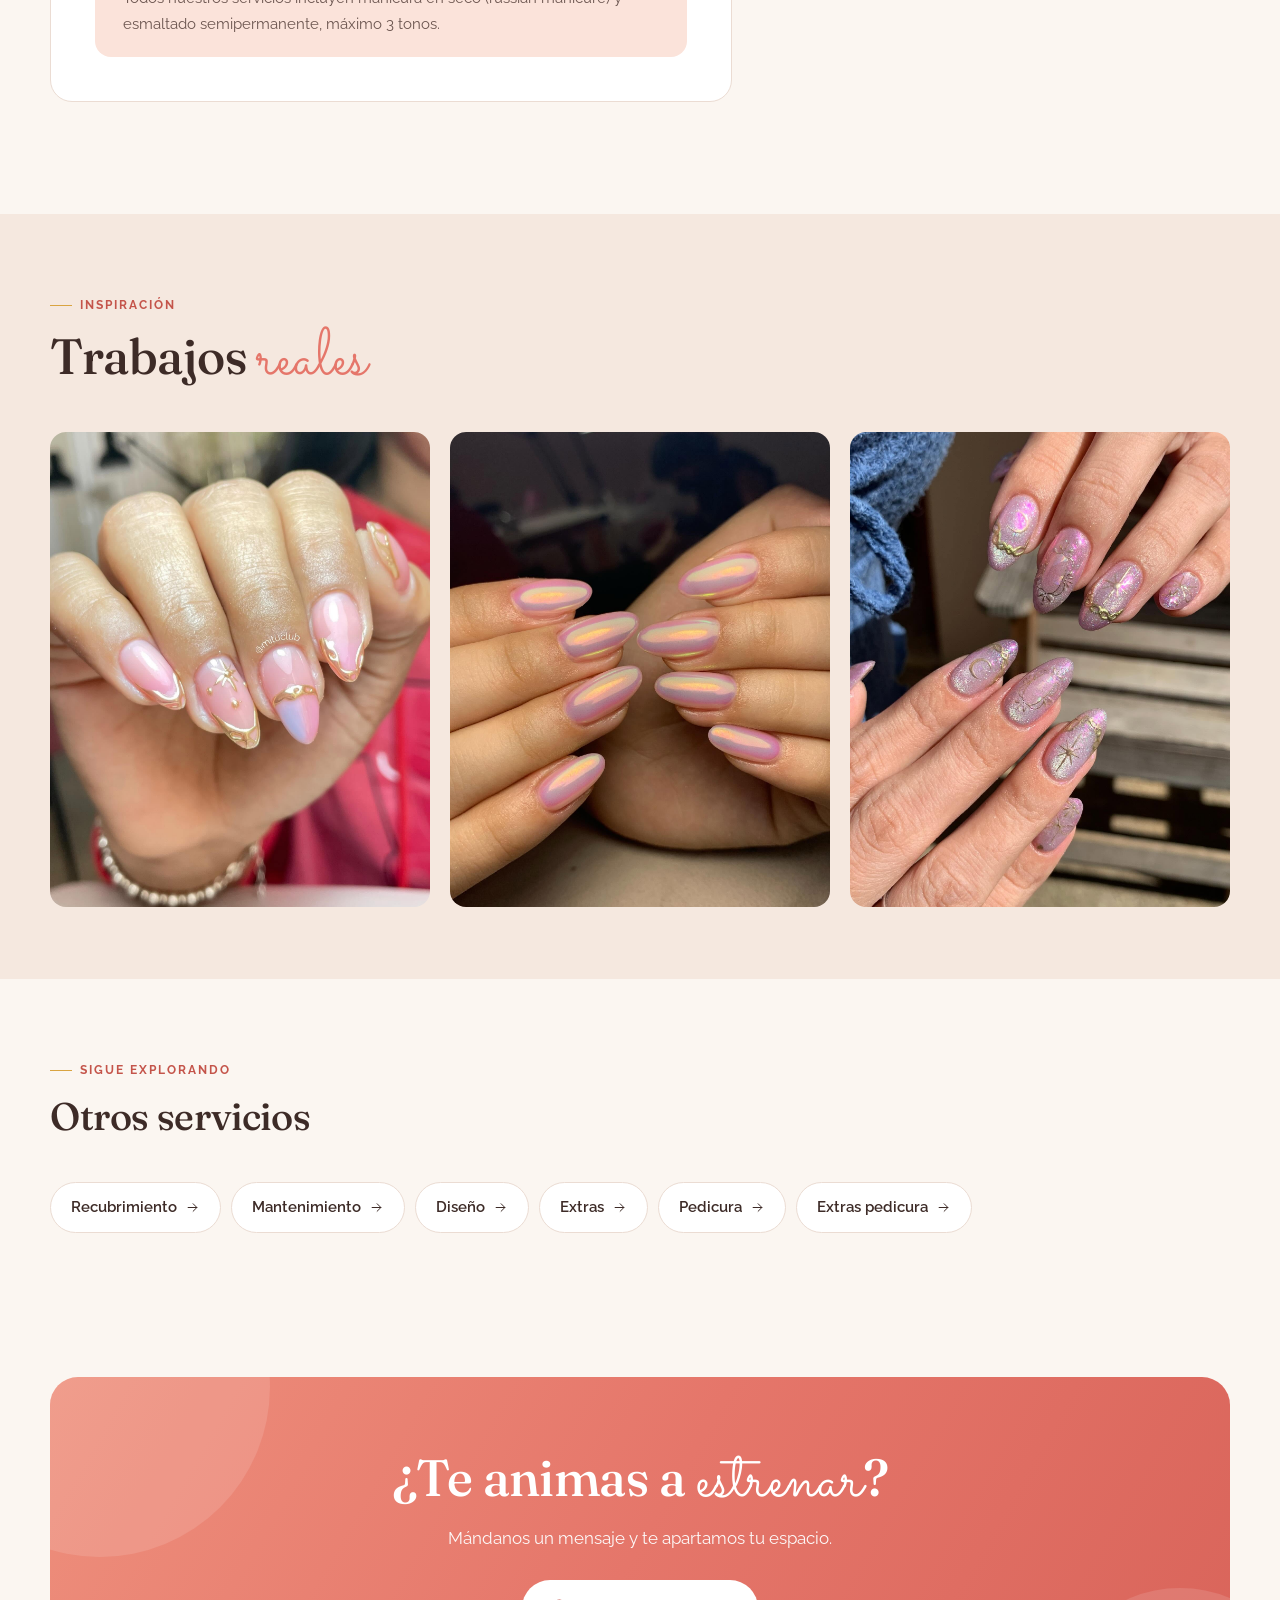
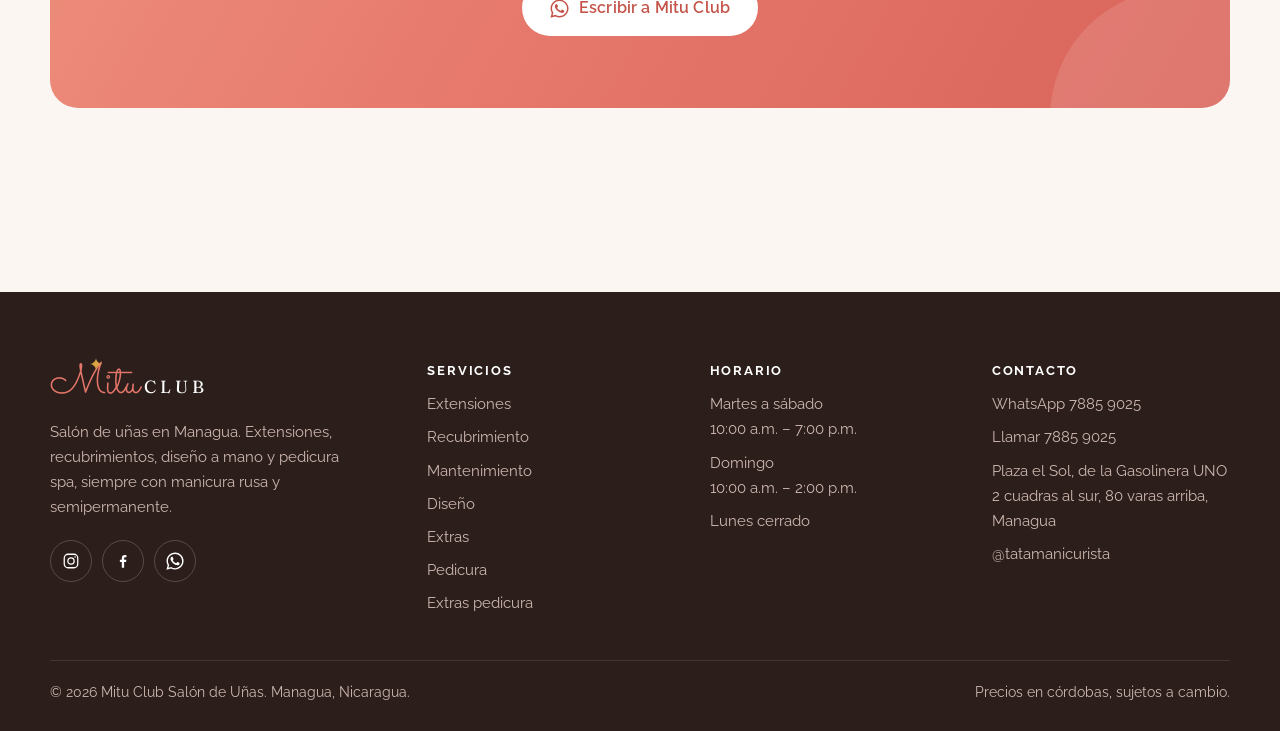
<file: servicios/extensiones.html>
<!doctype html>
<html lang="es" class="no-js">
<head>
<meta charset="utf-8">
<meta name="viewport" content="width=device-width, initial-scale=1">
<title>Extensiones de uñas en Managua: acrílico, polygel y Gel-X | Mitu Club</title>
<meta name="description" content="Extensiones de uñas en Managua desde C$1,300: acrílico, polygel y Gel-X con manicura rusa y semipermanente incluidos. Reserva en Mitu Club por WhatsApp.">
<link rel="canonical" href="https://davidr0824.github.io/mitu-club/servicios/extensiones.html">
<meta name="theme-color" content="#FBF6F1">
<meta property="og:type" content="website">
<meta property="og:locale" content="es_NI">
<meta property="og:site_name" content="Mitu Club Salón de Uñas">
<meta property="og:title" content="Extensiones de uñas en Managua: acrílico, polygel y Gel-X | Mitu Club">
<meta property="og:description" content="Extensiones de uñas en Managua desde C$1,300: acrílico, polygel y Gel-X con manicura rusa y semipermanente incluidos. Reserva en Mitu Club por WhatsApp.">
<meta property="og:url" content="https://davidr0824.github.io/mitu-club/servicios/extensiones.html">
<meta property="og:image" content="https://davidr0824.github.io/mitu-club/assets/img/galeria/unas-rosa-oro-cromo.jpg">
<link rel="icon" href="data:image/svg+xml,%3Csvg xmlns='http://www.w3.org/2000/svg' viewBox='0 0 64 64'%3E%3Crect width='64' height='64' rx='16' fill='%23E5766A'/%3E%3Cpath d='M32 10c1.2 12 10 20.8 22 22-12 1.2-20.8 10-22 22-1.2-12-10-20.8-22-22 12-1.2 20.8-10 22-22Z' fill='%23fff'/%3E%3C/svg%3E">
<link rel="preconnect" href="https://fonts.googleapis.com">
<link rel="preconnect" href="https://fonts.gstatic.com" crossorigin>
<link href="https://fonts.googleapis.com/css2?family=Fraunces:ital,opsz,wght@0,9..144,400;0,9..144,500;1,9..144,400;1,9..144,500&family=Raleway:wght@400;500;600;700&family=Sacramento&display=swap" rel="stylesheet">
<link rel="stylesheet" href="../css/styles.css">
<script type="application/ld+json">{"@context":"https://schema.org","@type":"NailSalon","name":"Mitu Club Salón de Uñas","image":"https://davidr0824.github.io/mitu-club/assets/img/galeria/unas-rosa-oro-cromo.jpg","url":"https://davidr0824.github.io/mitu-club/","telephone":"+50578859025","priceRange":"C$150 – C$1,450","address":{"@type":"PostalAddress","streetAddress":"Plaza el Sol, de la Gasolinera UNO 2 cuadras al sur, 80 varas arriba","addressLocality":"Managua","postalCode":"14035","addressCountry":"NI"},"geo":{"@type":"GeoCoordinates","latitude":12.1280834,"longitude":-86.2606583},"hasMap":"https://maps.google.com/?cid=15493119852081437505","openingHoursSpecification":[{"@type":"OpeningHoursSpecification","dayOfWeek":["Tuesday","Wednesday","Thursday","Friday","Saturday"],"opens":"10:00","closes":"19:00"},{"@type":"OpeningHoursSpecification","dayOfWeek":"Sunday","opens":"10:00","closes":"14:00"}],"aggregateRating":{"@type":"AggregateRating","ratingValue":"4.7","reviewCount":185},"sameAs":["https://www.facebook.com/mitu.clubbb/","https://www.instagram.com/tatamanicurista/"]}</script>
<script type="application/ld+json">{"@context":"https://schema.org","@type":"BreadcrumbList","itemListElement":[{"@type":"ListItem","position":1,"name":"Inicio","item":"https://davidr0824.github.io/mitu-club/"},{"@type":"ListItem","position":2,"name":"Servicios","item":"https://davidr0824.github.io/mitu-club/#servicios"},{"@type":"ListItem","position":3,"name":"Extensiones","item":"https://davidr0824.github.io/mitu-club/servicios/extensiones.html"}]}</script>
</head>
<body>
<a class="skip-link" href="#contenido">Saltar al contenido</a>
<header class="site-header">
  <div class="container header-inner">
    <a class="logo" href="../" aria-label="Mitu Club Salón de Uñas, inicio">
      <svg class="logo-spark" aria-hidden="true" viewBox="0 0 24 24" fill="currentColor"><path d="M12 0c.6 6.4 5.6 11.4 12 12-6.4.6-11.4 5.6-12 12-.6-6.4-5.6-11.4-12-12C6.4 11.4 11.4 6.4 12 0Z"/></svg>
      <span class="logo-script">Mitu</span><span class="logo-word">Club</span>
    </a>
    <nav class="nav" aria-label="Principal">
      <ul class="nav-links" id="menu">
        <li><a href="../#servicios" aria-current="page">Servicios</a></li>
        <li><a href="../#galeria">Galería</a></li>
        <li><a href="../#resenas">Reseñas</a></li>
        <li><a href="../#ubicacion">Ubicación</a></li>
      </ul>
      <a class="btn btn--primary btn--sm" href="https://wa.me/50578859025?text=%C2%A1Hola%20Mitu%20Club!%20Quiero%20agendar%20una%20cita%20para%20mis%20u%C3%B1as." target="_blank" rel="noopener"><svg class="icon" aria-hidden="true" viewBox="0 0 24 24" fill="currentColor"><path d="M17.47 14.38c-.3-.15-1.75-.86-2.02-.96-.27-.1-.47-.15-.67.15-.2.3-.77.96-.94 1.16-.17.2-.35.22-.64.07-.3-.15-1.26-.46-2.39-1.48-.88-.79-1.48-1.76-1.65-2.06-.17-.3-.02-.46.13-.6.13-.14.3-.35.45-.52.15-.17.2-.3.3-.5.1-.2.05-.37-.03-.52-.07-.15-.67-1.6-.92-2.2-.24-.58-.49-.5-.67-.5h-.57c-.2 0-.52.07-.79.37-.27.3-1.04 1.02-1.04 2.48 0 1.46 1.07 2.88 1.21 3.08.15.2 2.1 3.2 5.08 4.49.71.31 1.26.49 1.69.63.71.22 1.36.19 1.87.12.57-.09 1.75-.72 2-1.41.25-.69.25-1.29.17-1.41-.07-.12-.27-.2-.57-.35M12.05 21.5h-.01a9.43 9.43 0 0 1-4.8-1.31l-.35-.2-3.57.93.95-3.48-.22-.36a9.41 9.41 0 0 1-1.44-5.02c0-5.2 4.24-9.43 9.45-9.43 2.52 0 4.89.98 6.67 2.77a9.37 9.37 0 0 1 2.76 6.67c0 5.2-4.24 9.43-9.44 9.43m8.04-17.47A11.3 11.3 0 0 0 12.05.7C5.78.7.68 5.8.68 12.06c0 2 .52 3.96 1.52 5.68L.58 23.7l6.1-1.6a11.36 11.36 0 0 0 5.37 1.37h.01c6.26 0 11.36-5.1 11.36-11.37 0-3.03-1.18-5.89-3.33-8.04"/></svg> Reservar</a>
      <button class="nav-toggle" aria-label="Abrir menú" aria-expanded="false" aria-controls="menu"><span></span></button>
    </nav>
  </div>
</header>
<main id="contenido">
  <section class="page-hero hero">
    <div class="container page-hero-grid">
      <div>
        <ol class="breadcrumb" data-hero>
          <li><a href="../">Inicio</a></li>
          <li><a href="../#servicios">Servicios</a></li>
          <li aria-current="page">Extensiones</li>
        </ol>
        <h1 class="page-title" data-hero style="--d:.1s"><span class="script">Extensiones</span></h1>
        <p class="page-lead" data-hero style="--d:.2s">¿Quieres uñas largas y con forma perfecta? Te las hacemos en acrílico, polygel o Gel-X. Tú eliges el largo y el diseño, y nosotras nos encargamos de que queden parejas y bien terminadas.</p>
        <div data-hero style="--d:.3s"><div class="from-price"><span>Desde</span><strong>C$1,300</strong></div></div>
        <div class="hero-actions" data-hero style="--d:.4s">
          <a class="btn btn--primary" href="https://wa.me/50578859025?text=%C2%A1Hola%20Mitu%20Club!%20Quiero%20agendar%20una%20cita%20de%20extensiones." target="_blank" rel="noopener"><svg class="icon" aria-hidden="true" viewBox="0 0 24 24" fill="currentColor"><path d="M17.47 14.38c-.3-.15-1.75-.86-2.02-.96-.27-.1-.47-.15-.67.15-.2.3-.77.96-.94 1.16-.17.2-.35.22-.64.07-.3-.15-1.26-.46-2.39-1.48-.88-.79-1.48-1.76-1.65-2.06-.17-.3-.02-.46.13-.6.13-.14.3-.35.45-.52.15-.17.2-.3.3-.5.1-.2.05-.37-.03-.52-.07-.15-.67-1.6-.92-2.2-.24-.58-.49-.5-.67-.5h-.57c-.2 0-.52.07-.79.37-.27.3-1.04 1.02-1.04 2.48 0 1.46 1.07 2.88 1.21 3.08.15.2 2.1 3.2 5.08 4.49.71.31 1.26.49 1.69.63.71.22 1.36.19 1.87.12.57-.09 1.75-.72 2-1.41.25-.69.25-1.29.17-1.41-.07-.12-.27-.2-.57-.35M12.05 21.5h-.01a9.43 9.43 0 0 1-4.8-1.31l-.35-.2-3.57.93.95-3.48-.22-.36a9.41 9.41 0 0 1-1.44-5.02c0-5.2 4.24-9.43 9.45-9.43 2.52 0 4.89.98 6.67 2.77a9.37 9.37 0 0 1 2.76 6.67c0 5.2-4.24 9.43-9.44 9.43m8.04-17.47A11.3 11.3 0 0 0 12.05.7C5.78.7.68 5.8.68 12.06c0 2 .52 3.96 1.52 5.68L.58 23.7l6.1-1.6a11.36 11.36 0 0 0 5.37 1.37h.01c6.26 0 11.36-5.1 11.36-11.37 0-3.03-1.18-5.89-3.33-8.04"/></svg> Reservar por WhatsApp</a>
          <a class="btn btn--ghost" href="../#servicios">Ver otros servicios</a>
        </div>
      </div>
      <div class="page-hero-media" data-hero style="--d:.2s"><img src="../assets/img/galeria/unas-rosa-oro-cromo.jpg" alt="Uñas almendra rosa con detalles dorados en relieve y estrella" width="1440" height="1800" fetchpriority="high" decoding="async" sizes="(max-width: 900px) 360px, 40vw"></div>
    </div>
  </section>

  <section class="section" aria-label="Lista de precios de Extensiones">
    <div class="container menu-layout">
      <div class="menu-card" data-reveal>
          <div class="menu-group">
            <h2 class="menu-group-title">Extensiones</h2>
            <ul class="price-list">
              <li class="price-row"><span class="price-name">Acrílico</span><span class="price-val">C$1,450</span><span class="price-desc">En tips</span></li>
              <li class="price-row"><span class="price-name">Polygel</span><span class="price-val">C$1,300</span><span class="price-desc">En tips</span></li>
              <li class="price-row"><span class="price-name">Gel-X</span><span class="price-val">C$1,300</span></li>
            </ul>
          </div>
          <div class="menu-group">
            <h2 class="menu-group-title">Extras</h2>
            <ul class="price-list">
              <li class="price-row"><span class="price-name">Largo mayor a 3</span><span class="price-val"><small>+</small>C$150</span><span class="price-desc">Por cada 3 números</span></li>
              <li class="price-row"><span class="price-name">Esculpidas</span><span class="price-val"><small>+</small>C$200</span><span class="price-desc">Moldes de papel o tips dual</span></li>
            </ul>
          </div>
        <div class="menu-note"><p>Todos nuestros servicios incluyen manicura en seco (russian manicure) y esmaltado semipermanente, máximo 3 tonos.</p></div>
      </div>
      <aside class="menu-aside" data-reveal style="--d:.1s">
        <div class="aside-card">
          <h3>Agenda tu cita</h3>
          <p>Escríbenos por WhatsApp, dinos qué te quieres hacer y te damos tu hora.</p>
          <ul class="aside-list">
            <li><svg class="icon" aria-hidden="true" viewBox="0 0 24 24" fill="none" stroke="currentColor" stroke-width="2" stroke-linecap="round" stroke-linejoin="round"><path d="M5 12.5l4.5 4.5L19 7"/></svg><span>Martes a sábado, 10:00 a.m. a 7:00 p.m.</span></li>
            <li><svg class="icon" aria-hidden="true" viewBox="0 0 24 24" fill="none" stroke="currentColor" stroke-width="2" stroke-linecap="round" stroke-linejoin="round"><path d="M5 12.5l4.5 4.5L19 7"/></svg><span>Domingo, 10:00 a.m. a 2:00 p.m.</span></li>
            <li><svg class="icon" aria-hidden="true" viewBox="0 0 24 24" fill="none" stroke="currentColor" stroke-width="2" stroke-linecap="round" stroke-linejoin="round"><path d="M5 12.5l4.5 4.5L19 7"/></svg><span>Aceptamos tarjeta y efectivo</span></li>
          </ul>
          <a class="btn btn--primary btn--block" href="https://wa.me/50578859025?text=%C2%A1Hola%20Mitu%20Club!%20Quiero%20agendar%20una%20cita%20de%20extensiones." target="_blank" rel="noopener"><svg class="icon" aria-hidden="true" viewBox="0 0 24 24" fill="currentColor"><path d="M17.47 14.38c-.3-.15-1.75-.86-2.02-.96-.27-.1-.47-.15-.67.15-.2.3-.77.96-.94 1.16-.17.2-.35.22-.64.07-.3-.15-1.26-.46-2.39-1.48-.88-.79-1.48-1.76-1.65-2.06-.17-.3-.02-.46.13-.6.13-.14.3-.35.45-.52.15-.17.2-.3.3-.5.1-.2.05-.37-.03-.52-.07-.15-.67-1.6-.92-2.2-.24-.58-.49-.5-.67-.5h-.57c-.2 0-.52.07-.79.37-.27.3-1.04 1.02-1.04 2.48 0 1.46 1.07 2.88 1.21 3.08.15.2 2.1 3.2 5.08 4.49.71.31 1.26.49 1.69.63.71.22 1.36.19 1.87.12.57-.09 1.75-.72 2-1.41.25-.69.25-1.29.17-1.41-.07-.12-.27-.2-.57-.35M12.05 21.5h-.01a9.43 9.43 0 0 1-4.8-1.31l-.35-.2-3.57.93.95-3.48-.22-.36a9.41 9.41 0 0 1-1.44-5.02c0-5.2 4.24-9.43 9.45-9.43 2.52 0 4.89.98 6.67 2.77a9.37 9.37 0 0 1 2.76 6.67c0 5.2-4.24 9.43-9.44 9.43m8.04-17.47A11.3 11.3 0 0 0 12.05.7C5.78.7.68 5.8.68 12.06c0 2 .52 3.96 1.52 5.68L.58 23.7l6.1-1.6a11.36 11.36 0 0 0 5.37 1.37h.01c6.26 0 11.36-5.1 11.36-11.37 0-3.03-1.18-5.89-3.33-8.04"/></svg> Reservar extensiones</a>
        </div>
        <div class="aside-photo"><img src="../assets/img/galeria/unas-cromo-rosa-aurora.jpg" alt="Uñas almendra con efecto cromo rosa aurora" width="1440" height="1910" loading="lazy" decoding="async" sizes="400px"></div>
      </aside>
    </div>
  </section>

  <section class="section section--alt section--tight" id="galeria" aria-labelledby="galeria-title">
    <div class="container">
      <div class="section-head" data-reveal>
        <span class="eyebrow">Inspiración</span>
        <h2 class="section-title" id="galeria-title">Trabajos <span class="script">reales</span></h2>
      </div>
      <div class="gallery">
        <button class="gallery-item" type="button" data-full="../assets/img/galeria/unas-rosa-oro-cromo.jpg" data-reveal style="--d:0s" aria-label="Ampliar foto: Rosa con oro en relieve">
          <img src="../assets/img/galeria/unas-rosa-oro-cromo.jpg" alt="Uñas almendra rosa con detalles dorados en relieve y estrella" width="1440" height="1800" loading="lazy" decoding="async" sizes="(max-width: 600px) 100vw, 25vw">
          <span class="gallery-cap">Rosa con oro en relieve</span>
        </button>
        <button class="gallery-item" type="button" data-full="../assets/img/galeria/unas-cromo-rosa-aurora.jpg" data-reveal style="--d:0.08s" aria-label="Ampliar foto: Cromo rosa aurora">
          <img src="../assets/img/galeria/unas-cromo-rosa-aurora.jpg" alt="Uñas almendra con efecto cromo rosa aurora" width="1440" height="1910" loading="lazy" decoding="async" sizes="(max-width: 600px) 100vw, 25vw">
          <span class="gallery-cap">Cromo rosa aurora</span>
        </button>
        <button class="gallery-item" type="button" data-full="../assets/img/galeria/unas-lila-dorado-celestial.jpg" data-reveal style="--d:0.16s" aria-label="Ampliar foto: Lila celestial con dorado">
          <img src="../assets/img/galeria/unas-lila-dorado-celestial.jpg" alt="Uñas almendra lila con brillo y diseño celestial dorado de lunas y estrellas" width="1440" height="1910" loading="lazy" decoding="async" sizes="(max-width: 600px) 100vw, 25vw">
          <span class="gallery-cap">Lila celestial con dorado</span>
        </button>
      </div>
      <div class="lightbox" id="lightbox" role="dialog" aria-modal="true" aria-label="Foto ampliada" aria-hidden="true">
        <button class="lightbox-btn lightbox-close" type="button" aria-label="Cerrar"><svg class="icon" aria-hidden="true" viewBox="0 0 24 24" fill="none" stroke="currentColor" stroke-width="1.6" stroke-linecap="round"><path d="M6 6l12 12M18 6L6 18"/></svg></button>
        <button class="lightbox-btn lightbox-prev" type="button" aria-label="Foto anterior"><svg class="icon" aria-hidden="true" viewBox="0 0 24 24" fill="none" stroke="currentColor" stroke-width="1.6" stroke-linecap="round" stroke-linejoin="round"><path d="M5 12h14M13 6l6 6-6 6"/></svg></button>
        <img alt="">
        <button class="lightbox-btn lightbox-next" type="button" aria-label="Foto siguiente"><svg class="icon" aria-hidden="true" viewBox="0 0 24 24" fill="none" stroke="currentColor" stroke-width="1.6" stroke-linecap="round" stroke-linejoin="round"><path d="M5 12h14M13 6l6 6-6 6"/></svg></button>
      </div>
    </div>
  </section>

  <section class="section section--tight" aria-labelledby="otros-title">
    <div class="container">
      <div class="section-head" data-reveal>
        <span class="eyebrow">Sigue explorando</span>
        <h2 class="section-title" id="otros-title" style="font-size:clamp(1.7rem,3.4vw,2.4rem)">Otros servicios</h2>
      </div>
      <div class="other-services" data-reveal>
        <a href="recubrimiento.html">Recubrimiento <svg class="icon" aria-hidden="true" viewBox="0 0 24 24" fill="none" stroke="currentColor" stroke-width="1.6" stroke-linecap="round" stroke-linejoin="round"><path d="M5 12h14M13 6l6 6-6 6"/></svg></a>
        <a href="mantenimiento.html">Mantenimiento <svg class="icon" aria-hidden="true" viewBox="0 0 24 24" fill="none" stroke="currentColor" stroke-width="1.6" stroke-linecap="round" stroke-linejoin="round"><path d="M5 12h14M13 6l6 6-6 6"/></svg></a>
        <a href="diseno.html">Diseño <svg class="icon" aria-hidden="true" viewBox="0 0 24 24" fill="none" stroke="currentColor" stroke-width="1.6" stroke-linecap="round" stroke-linejoin="round"><path d="M5 12h14M13 6l6 6-6 6"/></svg></a>
        <a href="extras.html">Extras <svg class="icon" aria-hidden="true" viewBox="0 0 24 24" fill="none" stroke="currentColor" stroke-width="1.6" stroke-linecap="round" stroke-linejoin="round"><path d="M5 12h14M13 6l6 6-6 6"/></svg></a>
        <a href="pedicura.html">Pedicura <svg class="icon" aria-hidden="true" viewBox="0 0 24 24" fill="none" stroke="currentColor" stroke-width="1.6" stroke-linecap="round" stroke-linejoin="round"><path d="M5 12h14M13 6l6 6-6 6"/></svg></a>
        <a href="extras-pedicura.html">Extras pedicura <svg class="icon" aria-hidden="true" viewBox="0 0 24 24" fill="none" stroke="currentColor" stroke-width="1.6" stroke-linecap="round" stroke-linejoin="round"><path d="M5 12h14M13 6l6 6-6 6"/></svg></a>
      </div>
    </div>
  </section>

  <section class="section section--tight">
    <div class="container">
      <div class="cta-band" data-reveal>
        <h2>¿Te animas a <span class="script">estrenar</span>?</h2>
        <p>Mándanos un mensaje y te apartamos tu espacio.</p>
        <a class="btn btn--light" href="https://wa.me/50578859025?text=%C2%A1Hola%20Mitu%20Club!%20Quiero%20agendar%20una%20cita%20de%20extensiones." target="_blank" rel="noopener"><svg class="icon" aria-hidden="true" viewBox="0 0 24 24" fill="currentColor"><path d="M17.47 14.38c-.3-.15-1.75-.86-2.02-.96-.27-.1-.47-.15-.67.15-.2.3-.77.96-.94 1.16-.17.2-.35.22-.64.07-.3-.15-1.26-.46-2.39-1.48-.88-.79-1.48-1.76-1.65-2.06-.17-.3-.02-.46.13-.6.13-.14.3-.35.45-.52.15-.17.2-.3.3-.5.1-.2.05-.37-.03-.52-.07-.15-.67-1.6-.92-2.2-.24-.58-.49-.5-.67-.5h-.57c-.2 0-.52.07-.79.37-.27.3-1.04 1.02-1.04 2.48 0 1.46 1.07 2.88 1.21 3.08.15.2 2.1 3.2 5.08 4.49.71.31 1.26.49 1.69.63.71.22 1.36.19 1.87.12.57-.09 1.75-.72 2-1.41.25-.69.25-1.29.17-1.41-.07-.12-.27-.2-.57-.35M12.05 21.5h-.01a9.43 9.43 0 0 1-4.8-1.31l-.35-.2-3.57.93.95-3.48-.22-.36a9.41 9.41 0 0 1-1.44-5.02c0-5.2 4.24-9.43 9.45-9.43 2.52 0 4.89.98 6.67 2.77a9.37 9.37 0 0 1 2.76 6.67c0 5.2-4.24 9.43-9.44 9.43m8.04-17.47A11.3 11.3 0 0 0 12.05.7C5.78.7.68 5.8.68 12.06c0 2 .52 3.96 1.52 5.68L.58 23.7l6.1-1.6a11.36 11.36 0 0 0 5.37 1.37h.01c6.26 0 11.36-5.1 11.36-11.37 0-3.03-1.18-5.89-3.33-8.04"/></svg> Escribir a Mitu Club</a>
      </div>
    </div>
  </section>
</main>
<footer class="site-footer">
  <div class="container">
    <div class="footer-grid">
      <div>
        <a class="logo" href="../" aria-label="Mitu Club Salón de Uñas, inicio"><svg class="logo-spark" aria-hidden="true" viewBox="0 0 24 24" fill="currentColor"><path d="M12 0c.6 6.4 5.6 11.4 12 12-6.4.6-11.4 5.6-12 12-.6-6.4-5.6-11.4-12-12C6.4 11.4 11.4 6.4 12 0Z"/></svg><span class="logo-script">Mitu</span><span class="logo-word">Club</span></a>
        <p class="footer-about">Salón de uñas en Managua. Extensiones, recubrimientos, diseño a mano y pedicura spa, siempre con manicura rusa y semipermanente.</p>
        <div class="socials">
          <a href="https://www.instagram.com/tatamanicurista/" target="_blank" rel="noopener" aria-label="Instagram @tatamanicurista"><svg class="icon" aria-hidden="true" viewBox="0 0 24 24" fill="none" stroke="currentColor" stroke-width="1.7"><rect x="3" y="3" width="18" height="18" rx="5"/><circle cx="12" cy="12" r="4.2"/><circle cx="17.4" cy="6.6" r="1" fill="currentColor" stroke="none"/></svg></a>
          <a href="https://www.facebook.com/mitu.clubbb/" target="_blank" rel="noopener" aria-label="Facebook de Mitu Club"><svg class="icon" aria-hidden="true" viewBox="0 0 24 24" fill="currentColor"><path d="M13.5 21v-7.7h2.6l.4-3h-3V8.4c0-.87.24-1.46 1.5-1.46h1.6V4.25A21 21 0 0 0 14.27 4.1c-2.3 0-3.87 1.4-3.87 3.98v2.22H7.8v3h2.6V21h3.1Z"/></svg></a>
          <a href="https://wa.me/50578859025?text=%C2%A1Hola%20Mitu%20Club!%20Quiero%20agendar%20una%20cita%20para%20mis%20u%C3%B1as." target="_blank" rel="noopener" aria-label="WhatsApp de Mitu Club"><svg class="icon" aria-hidden="true" viewBox="0 0 24 24" fill="currentColor"><path d="M17.47 14.38c-.3-.15-1.75-.86-2.02-.96-.27-.1-.47-.15-.67.15-.2.3-.77.96-.94 1.16-.17.2-.35.22-.64.07-.3-.15-1.26-.46-2.39-1.48-.88-.79-1.48-1.76-1.65-2.06-.17-.3-.02-.46.13-.6.13-.14.3-.35.45-.52.15-.17.2-.3.3-.5.1-.2.05-.37-.03-.52-.07-.15-.67-1.6-.92-2.2-.24-.58-.49-.5-.67-.5h-.57c-.2 0-.52.07-.79.37-.27.3-1.04 1.02-1.04 2.48 0 1.46 1.07 2.88 1.21 3.08.15.2 2.1 3.2 5.08 4.49.71.31 1.26.49 1.69.63.71.22 1.36.19 1.87.12.57-.09 1.75-.72 2-1.41.25-.69.25-1.29.17-1.41-.07-.12-.27-.2-.57-.35M12.05 21.5h-.01a9.43 9.43 0 0 1-4.8-1.31l-.35-.2-3.57.93.95-3.48-.22-.36a9.41 9.41 0 0 1-1.44-5.02c0-5.2 4.24-9.43 9.45-9.43 2.52 0 4.89.98 6.67 2.77a9.37 9.37 0 0 1 2.76 6.67c0 5.2-4.24 9.43-9.44 9.43m8.04-17.47A11.3 11.3 0 0 0 12.05.7C5.78.7.68 5.8.68 12.06c0 2 .52 3.96 1.52 5.68L.58 23.7l6.1-1.6a11.36 11.36 0 0 0 5.37 1.37h.01c6.26 0 11.36-5.1 11.36-11.37 0-3.03-1.18-5.89-3.33-8.04"/></svg></a>
        </div>
      </div>
      <div>
        <h4>Servicios</h4>
        <ul>
          <li><a href="../servicios/extensiones.html">Extensiones</a></li>
          <li><a href="../servicios/recubrimiento.html">Recubrimiento</a></li>
          <li><a href="../servicios/mantenimiento.html">Mantenimiento</a></li>
          <li><a href="../servicios/diseno.html">Diseño</a></li>
          <li><a href="../servicios/extras.html">Extras</a></li>
          <li><a href="../servicios/pedicura.html">Pedicura</a></li>
          <li><a href="../servicios/extras-pedicura.html">Extras pedicura</a></li>
        </ul>
      </div>
      <div>
        <h4>Horario</h4>
        <ul>
          <li>Martes a sábado<br>10:00 a.m. – 7:00 p.m.</li>
          <li>Domingo<br>10:00 a.m. – 2:00 p.m.</li>
          <li>Lunes cerrado</li>
        </ul>
      </div>
      <div>
        <h4>Contacto</h4>
        <ul>
          <li><a href="https://wa.me/50578859025?text=%C2%A1Hola%20Mitu%20Club!%20Quiero%20agendar%20una%20cita%20para%20mis%20u%C3%B1as." target="_blank" rel="noopener">WhatsApp 7885 9025</a></li>
          <li><a href="tel:+50578859025">Llamar 7885 9025</a></li>
          <li><a href="https://maps.google.com/?cid=15493119852081437505" target="_blank" rel="noopener">Plaza el Sol, de la Gasolinera UNO 2 cuadras al sur, 80 varas arriba, Managua</a></li>
          <li><a href="https://www.instagram.com/tatamanicurista/" target="_blank" rel="noopener">@tatamanicurista</a></li>
        </ul>
      </div>
    </div>
    <div class="footer-bottom">
      <span>© <span data-year>2026</span> Mitu Club Salón de Uñas. Managua, Nicaragua.</span>
      <span>Precios en córdobas, sujetos a cambio.</span>
    </div>
  </div>
</footer>
<a class="wa-float" href="https://wa.me/50578859025?text=%C2%A1Hola%20Mitu%20Club!%20Quiero%20agendar%20una%20cita%20para%20mis%20u%C3%B1as." target="_blank" rel="noopener" aria-label="Escríbenos por WhatsApp"><svg class="icon" aria-hidden="true" viewBox="0 0 24 24" fill="currentColor"><path d="M17.47 14.38c-.3-.15-1.75-.86-2.02-.96-.27-.1-.47-.15-.67.15-.2.3-.77.96-.94 1.16-.17.2-.35.22-.64.07-.3-.15-1.26-.46-2.39-1.48-.88-.79-1.48-1.76-1.65-2.06-.17-.3-.02-.46.13-.6.13-.14.3-.35.45-.52.15-.17.2-.3.3-.5.1-.2.05-.37-.03-.52-.07-.15-.67-1.6-.92-2.2-.24-.58-.49-.5-.67-.5h-.57c-.2 0-.52.07-.79.37-.27.3-1.04 1.02-1.04 2.48 0 1.46 1.07 2.88 1.21 3.08.15.2 2.1 3.2 5.08 4.49.71.31 1.26.49 1.69.63.71.22 1.36.19 1.87.12.57-.09 1.75-.72 2-1.41.25-.69.25-1.29.17-1.41-.07-.12-.27-.2-.57-.35M12.05 21.5h-.01a9.43 9.43 0 0 1-4.8-1.31l-.35-.2-3.57.93.95-3.48-.22-.36a9.41 9.41 0 0 1-1.44-5.02c0-5.2 4.24-9.43 9.45-9.43 2.52 0 4.89.98 6.67 2.77a9.37 9.37 0 0 1 2.76 6.67c0 5.2-4.24 9.43-9.44 9.43m8.04-17.47A11.3 11.3 0 0 0 12.05.7C5.78.7.68 5.8.68 12.06c0 2 .52 3.96 1.52 5.68L.58 23.7l6.1-1.6a11.36 11.36 0 0 0 5.37 1.37h.01c6.26 0 11.36-5.1 11.36-11.37 0-3.03-1.18-5.89-3.33-8.04"/></svg><span class="wa-float-label">¿Agendamos tu cita?</span></a>
<script src="../js/main.js" defer></script>
</body>
</html>
</file>
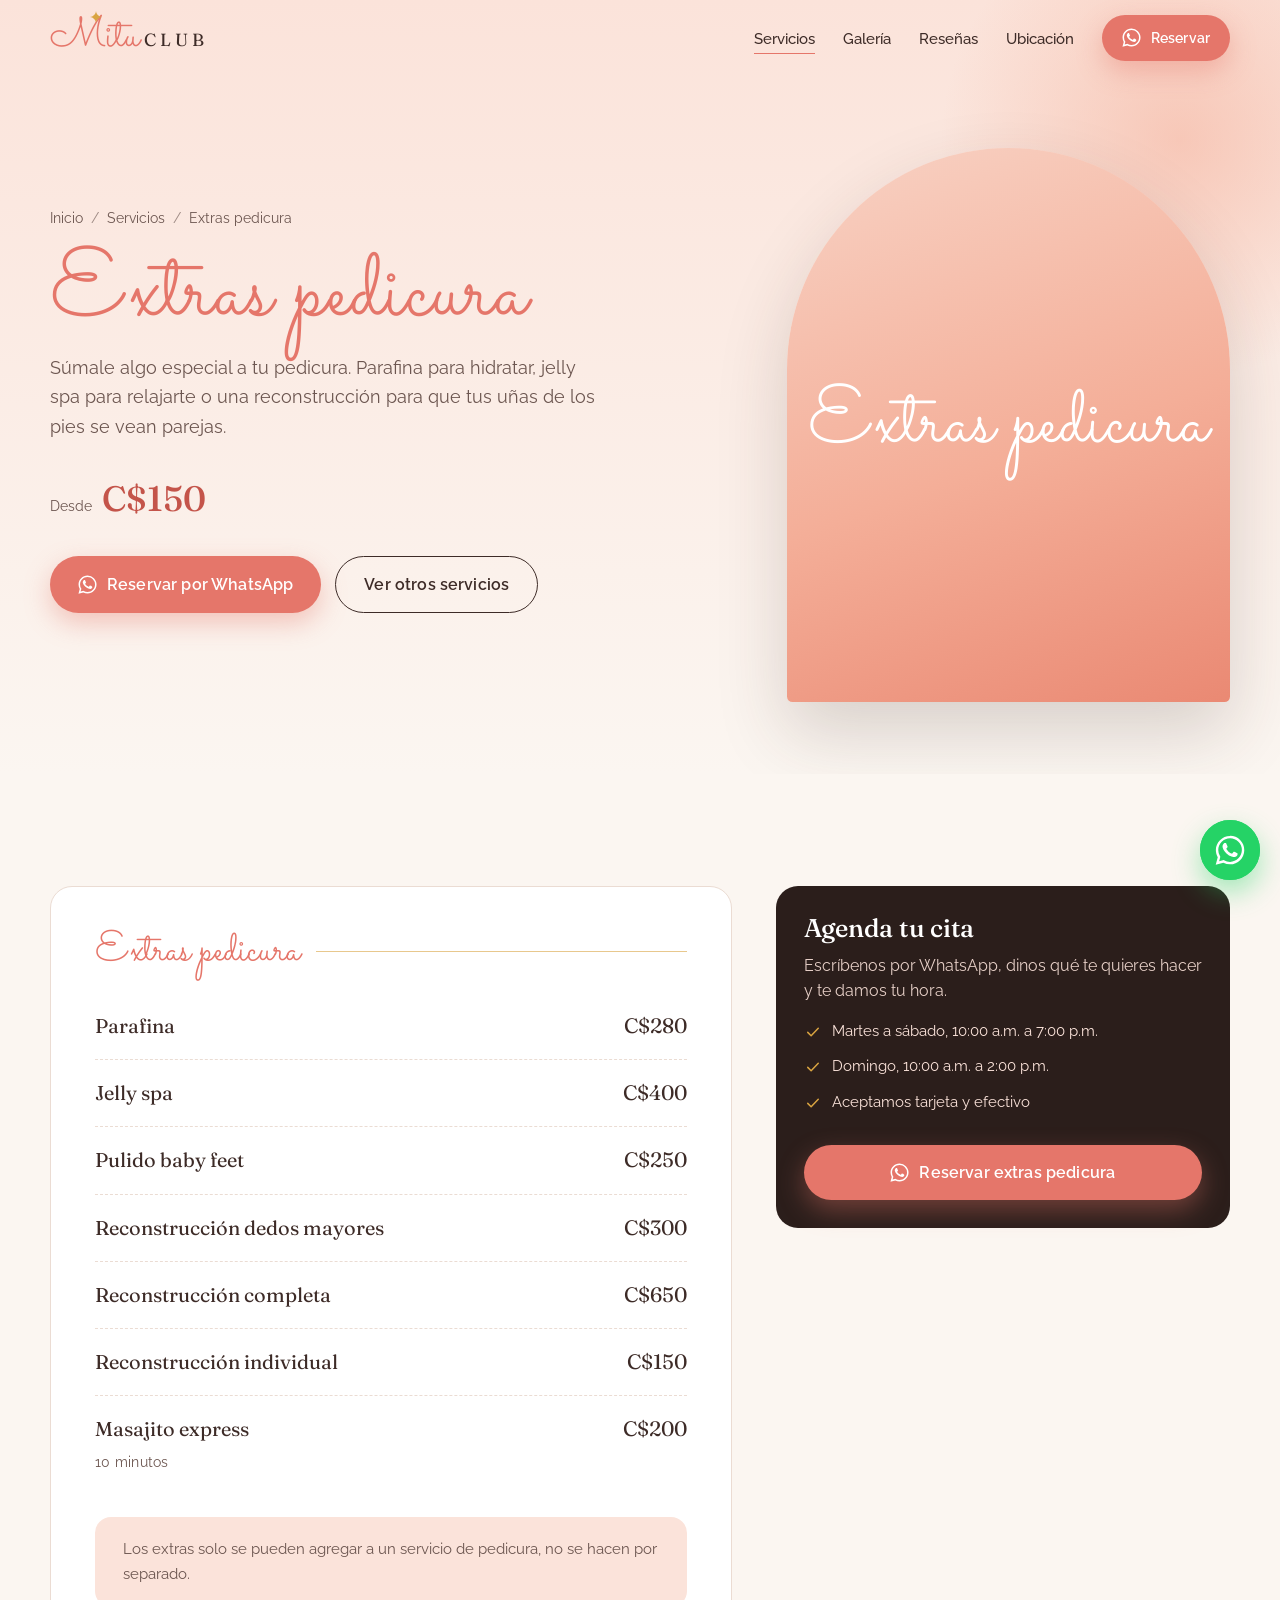
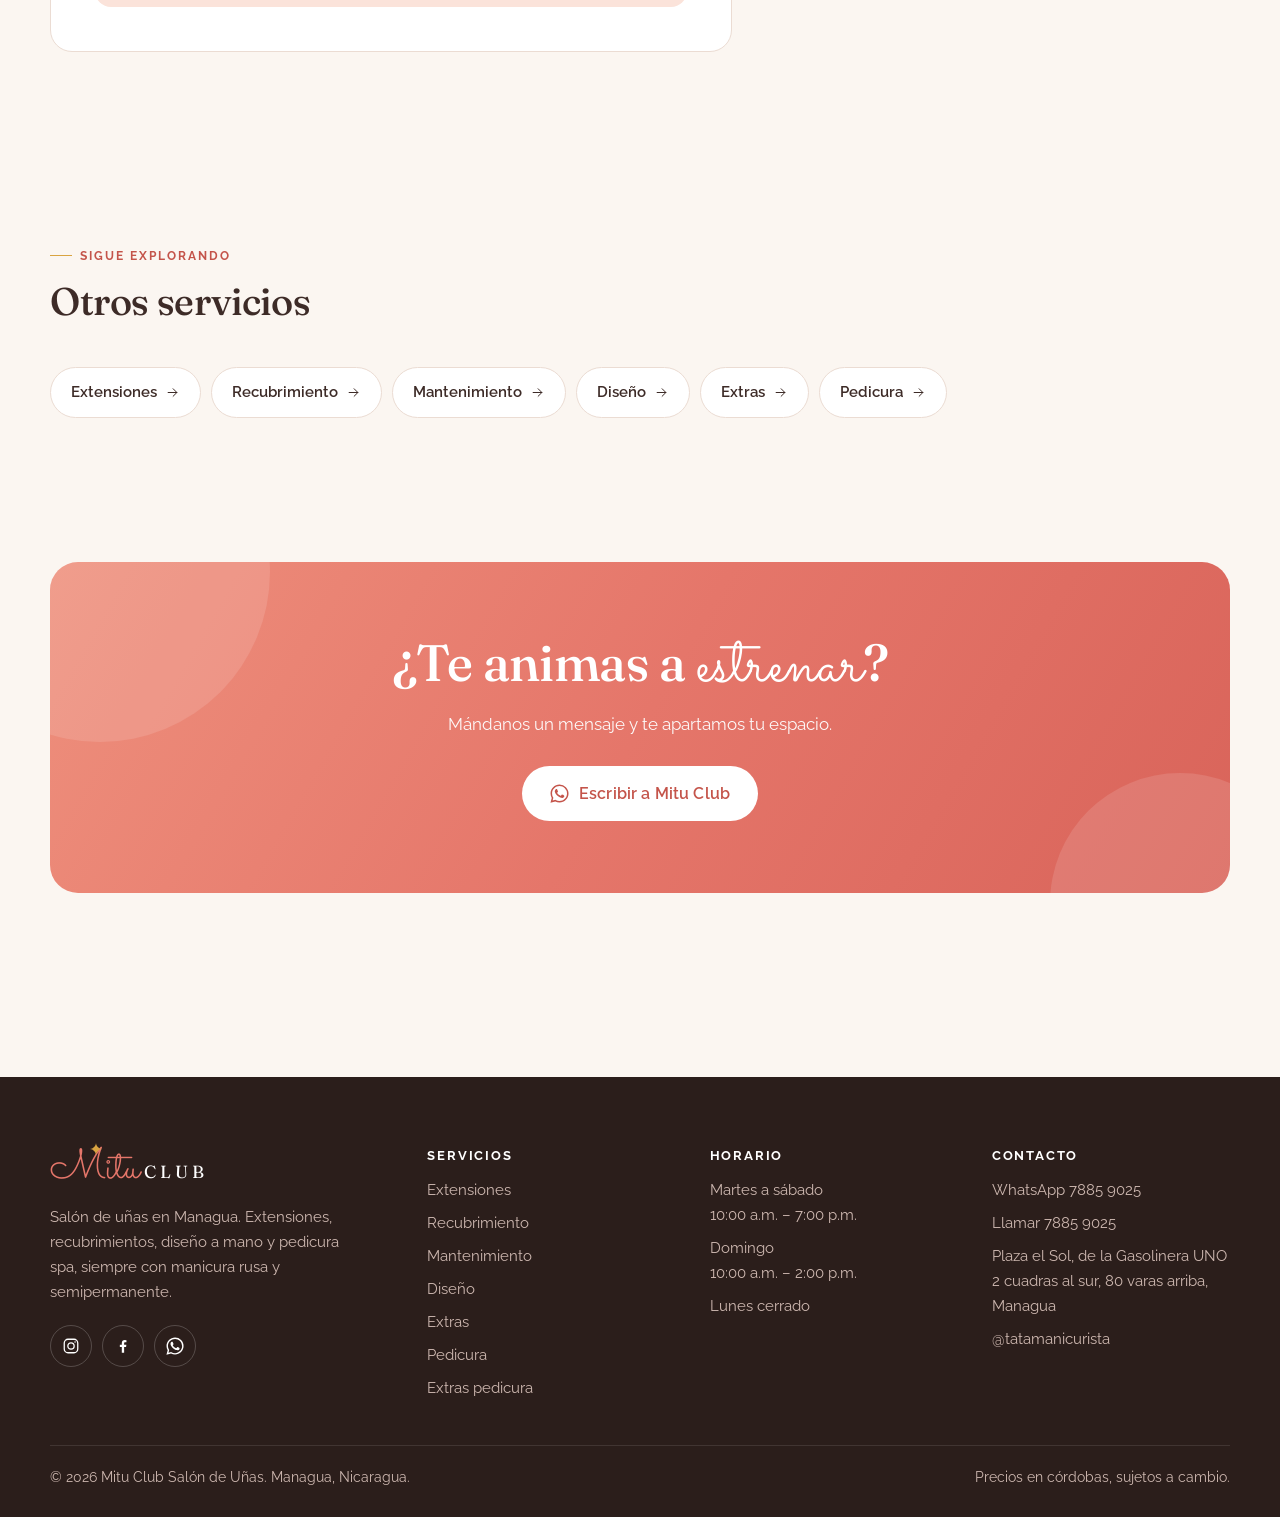
<file: servicios/extras-pedicura.html>
<!doctype html>
<html lang="es" class="no-js">
<head>
<meta charset="utf-8">
<meta name="viewport" content="width=device-width, initial-scale=1">
<title>Extras de pedicura en Managua: parafina, jelly spa y más | Mitu Club</title>
<meta name="description" content="Extras para tu pedicura en Mitu Club, Managua: parafina, jelly spa, pulido baby feet, reconstrucción de uñas y masajito express desde C$150.">
<link rel="canonical" href="https://davidr0824.github.io/mitu-club/servicios/extras-pedicura.html">
<meta name="theme-color" content="#FBF6F1">
<meta property="og:type" content="website">
<meta property="og:locale" content="es_NI">
<meta property="og:site_name" content="Mitu Club Salón de Uñas">
<meta property="og:title" content="Extras de pedicura en Managua: parafina, jelly spa y más | Mitu Club">
<meta property="og:description" content="Extras para tu pedicura en Mitu Club, Managua: parafina, jelly spa, pulido baby feet, reconstrucción de uñas y masajito express desde C$150.">
<meta property="og:url" content="https://davidr0824.github.io/mitu-club/servicios/extras-pedicura.html">
<meta property="og:image" content="https://davidr0824.github.io/mitu-club/assets/img/galeria/unas-rosa-oro-cromo.jpg">
<link rel="icon" href="data:image/svg+xml,%3Csvg xmlns='http://www.w3.org/2000/svg' viewBox='0 0 64 64'%3E%3Crect width='64' height='64' rx='16' fill='%23E5766A'/%3E%3Cpath d='M32 10c1.2 12 10 20.8 22 22-12 1.2-20.8 10-22 22-1.2-12-10-20.8-22-22 12-1.2 20.8-10 22-22Z' fill='%23fff'/%3E%3C/svg%3E">
<link rel="preconnect" href="https://fonts.googleapis.com">
<link rel="preconnect" href="https://fonts.gstatic.com" crossorigin>
<link href="https://fonts.googleapis.com/css2?family=Fraunces:ital,opsz,wght@0,9..144,400;0,9..144,500;1,9..144,400;1,9..144,500&family=Raleway:wght@400;500;600;700&family=Sacramento&display=swap" rel="stylesheet">
<link rel="stylesheet" href="../css/styles.css">
<script type="application/ld+json">{"@context":"https://schema.org","@type":"NailSalon","name":"Mitu Club Salón de Uñas","image":"https://davidr0824.github.io/mitu-club/assets/img/galeria/unas-rosa-oro-cromo.jpg","url":"https://davidr0824.github.io/mitu-club/","telephone":"+50578859025","priceRange":"C$150 – C$1,450","address":{"@type":"PostalAddress","streetAddress":"Plaza el Sol, de la Gasolinera UNO 2 cuadras al sur, 80 varas arriba","addressLocality":"Managua","postalCode":"14035","addressCountry":"NI"},"geo":{"@type":"GeoCoordinates","latitude":12.1280834,"longitude":-86.2606583},"hasMap":"https://maps.google.com/?cid=15493119852081437505","openingHoursSpecification":[{"@type":"OpeningHoursSpecification","dayOfWeek":["Tuesday","Wednesday","Thursday","Friday","Saturday"],"opens":"10:00","closes":"19:00"},{"@type":"OpeningHoursSpecification","dayOfWeek":"Sunday","opens":"10:00","closes":"14:00"}],"aggregateRating":{"@type":"AggregateRating","ratingValue":"4.7","reviewCount":185},"sameAs":["https://www.facebook.com/mitu.clubbb/","https://www.instagram.com/tatamanicurista/"]}</script>
<script type="application/ld+json">{"@context":"https://schema.org","@type":"BreadcrumbList","itemListElement":[{"@type":"ListItem","position":1,"name":"Inicio","item":"https://davidr0824.github.io/mitu-club/"},{"@type":"ListItem","position":2,"name":"Servicios","item":"https://davidr0824.github.io/mitu-club/#servicios"},{"@type":"ListItem","position":3,"name":"Extras pedicura","item":"https://davidr0824.github.io/mitu-club/servicios/extras-pedicura.html"}]}</script>
</head>
<body>
<a class="skip-link" href="#contenido">Saltar al contenido</a>
<header class="site-header">
  <div class="container header-inner">
    <a class="logo" href="../" aria-label="Mitu Club Salón de Uñas, inicio">
      <svg class="logo-spark" aria-hidden="true" viewBox="0 0 24 24" fill="currentColor"><path d="M12 0c.6 6.4 5.6 11.4 12 12-6.4.6-11.4 5.6-12 12-.6-6.4-5.6-11.4-12-12C6.4 11.4 11.4 6.4 12 0Z"/></svg>
      <span class="logo-script">Mitu</span><span class="logo-word">Club</span>
    </a>
    <nav class="nav" aria-label="Principal">
      <ul class="nav-links" id="menu">
        <li><a href="../#servicios" aria-current="page">Servicios</a></li>
        <li><a href="../#galeria">Galería</a></li>
        <li><a href="../#resenas">Reseñas</a></li>
        <li><a href="../#ubicacion">Ubicación</a></li>
      </ul>
      <a class="btn btn--primary btn--sm" href="https://wa.me/50578859025?text=%C2%A1Hola%20Mitu%20Club!%20Quiero%20agendar%20una%20cita%20para%20mis%20u%C3%B1as." target="_blank" rel="noopener"><svg class="icon" aria-hidden="true" viewBox="0 0 24 24" fill="currentColor"><path d="M17.47 14.38c-.3-.15-1.75-.86-2.02-.96-.27-.1-.47-.15-.67.15-.2.3-.77.96-.94 1.16-.17.2-.35.22-.64.07-.3-.15-1.26-.46-2.39-1.48-.88-.79-1.48-1.76-1.65-2.06-.17-.3-.02-.46.13-.6.13-.14.3-.35.45-.52.15-.17.2-.3.3-.5.1-.2.05-.37-.03-.52-.07-.15-.67-1.6-.92-2.2-.24-.58-.49-.5-.67-.5h-.57c-.2 0-.52.07-.79.37-.27.3-1.04 1.02-1.04 2.48 0 1.46 1.07 2.88 1.21 3.08.15.2 2.1 3.2 5.08 4.49.71.31 1.26.49 1.69.63.71.22 1.36.19 1.87.12.57-.09 1.75-.72 2-1.41.25-.69.25-1.29.17-1.41-.07-.12-.27-.2-.57-.35M12.05 21.5h-.01a9.43 9.43 0 0 1-4.8-1.31l-.35-.2-3.57.93.95-3.48-.22-.36a9.41 9.41 0 0 1-1.44-5.02c0-5.2 4.24-9.43 9.45-9.43 2.52 0 4.89.98 6.67 2.77a9.37 9.37 0 0 1 2.76 6.67c0 5.2-4.24 9.43-9.44 9.43m8.04-17.47A11.3 11.3 0 0 0 12.05.7C5.78.7.68 5.8.68 12.06c0 2 .52 3.96 1.52 5.68L.58 23.7l6.1-1.6a11.36 11.36 0 0 0 5.37 1.37h.01c6.26 0 11.36-5.1 11.36-11.37 0-3.03-1.18-5.89-3.33-8.04"/></svg> Reservar</a>
      <button class="nav-toggle" aria-label="Abrir menú" aria-expanded="false" aria-controls="menu"><span></span></button>
    </nav>
  </div>
</header>
<main id="contenido">
  <section class="page-hero hero">
    <div class="container page-hero-grid">
      <div>
        <ol class="breadcrumb" data-hero>
          <li><a href="../">Inicio</a></li>
          <li><a href="../#servicios">Servicios</a></li>
          <li aria-current="page">Extras pedicura</li>
        </ol>
        <h1 class="page-title" data-hero style="--d:.1s"><span class="script">Extras pedicura</span></h1>
        <p class="page-lead" data-hero style="--d:.2s">Súmale algo especial a tu pedicura. Parafina para hidratar, jelly spa para relajarte o una reconstrucción para que tus uñas de los pies se vean parejas.</p>
        <div data-hero style="--d:.3s"><div class="from-price"><span>Desde</span><strong>C$150</strong></div></div>
        <div class="hero-actions" data-hero style="--d:.4s">
          <a class="btn btn--primary" href="https://wa.me/50578859025?text=%C2%A1Hola%20Mitu%20Club!%20Quiero%20agendar%20una%20cita%20de%20extras%20pedicura." target="_blank" rel="noopener"><svg class="icon" aria-hidden="true" viewBox="0 0 24 24" fill="currentColor"><path d="M17.47 14.38c-.3-.15-1.75-.86-2.02-.96-.27-.1-.47-.15-.67.15-.2.3-.77.96-.94 1.16-.17.2-.35.22-.64.07-.3-.15-1.26-.46-2.39-1.48-.88-.79-1.48-1.76-1.65-2.06-.17-.3-.02-.46.13-.6.13-.14.3-.35.45-.52.15-.17.2-.3.3-.5.1-.2.05-.37-.03-.52-.07-.15-.67-1.6-.92-2.2-.24-.58-.49-.5-.67-.5h-.57c-.2 0-.52.07-.79.37-.27.3-1.04 1.02-1.04 2.48 0 1.46 1.07 2.88 1.21 3.08.15.2 2.1 3.2 5.08 4.49.71.31 1.26.49 1.69.63.71.22 1.36.19 1.87.12.57-.09 1.75-.72 2-1.41.25-.69.25-1.29.17-1.41-.07-.12-.27-.2-.57-.35M12.05 21.5h-.01a9.43 9.43 0 0 1-4.8-1.31l-.35-.2-3.57.93.95-3.48-.22-.36a9.41 9.41 0 0 1-1.44-5.02c0-5.2 4.24-9.43 9.45-9.43 2.52 0 4.89.98 6.67 2.77a9.37 9.37 0 0 1 2.76 6.67c0 5.2-4.24 9.43-9.44 9.43m8.04-17.47A11.3 11.3 0 0 0 12.05.7C5.78.7.68 5.8.68 12.06c0 2 .52 3.96 1.52 5.68L.58 23.7l6.1-1.6a11.36 11.36 0 0 0 5.37 1.37h.01c6.26 0 11.36-5.1 11.36-11.37 0-3.03-1.18-5.89-3.33-8.04"/></svg> Reservar por WhatsApp</a>
          <a class="btn btn--ghost" href="../#servicios">Ver otros servicios</a>
        </div>
      </div>
      <div class="page-hero-media page-hero-media--art" data-hero><span class="script">Extras pedicura</span></div>
    </div>
  </section>

  <section class="section" aria-label="Lista de precios de Extras pedicura">
    <div class="container menu-layout">
      <div class="menu-card" data-reveal>
          <div class="menu-group">
            <h2 class="menu-group-title">Extras pedicura</h2>
            <ul class="price-list">
              <li class="price-row"><span class="price-name">Parafina</span><span class="price-val">C$280</span></li>
              <li class="price-row"><span class="price-name">Jelly spa</span><span class="price-val">C$400</span></li>
              <li class="price-row"><span class="price-name">Pulido baby feet</span><span class="price-val">C$250</span></li>
              <li class="price-row"><span class="price-name">Reconstrucción dedos mayores</span><span class="price-val">C$300</span></li>
              <li class="price-row"><span class="price-name">Reconstrucción completa</span><span class="price-val">C$650</span></li>
              <li class="price-row"><span class="price-name">Reconstrucción individual</span><span class="price-val">C$150</span></li>
              <li class="price-row"><span class="price-name">Masajito express</span><span class="price-val">C$200</span><span class="price-desc">10 minutos</span></li>
            </ul>
          </div>
        <div class="menu-note"><p>Los extras solo se pueden agregar a un servicio de pedicura, no se hacen por separado.</p></div>
      </div>
      <aside class="menu-aside" data-reveal style="--d:.1s">
        <div class="aside-card">
          <h3>Agenda tu cita</h3>
          <p>Escríbenos por WhatsApp, dinos qué te quieres hacer y te damos tu hora.</p>
          <ul class="aside-list">
            <li><svg class="icon" aria-hidden="true" viewBox="0 0 24 24" fill="none" stroke="currentColor" stroke-width="2" stroke-linecap="round" stroke-linejoin="round"><path d="M5 12.5l4.5 4.5L19 7"/></svg><span>Martes a sábado, 10:00 a.m. a 7:00 p.m.</span></li>
            <li><svg class="icon" aria-hidden="true" viewBox="0 0 24 24" fill="none" stroke="currentColor" stroke-width="2" stroke-linecap="round" stroke-linejoin="round"><path d="M5 12.5l4.5 4.5L19 7"/></svg><span>Domingo, 10:00 a.m. a 2:00 p.m.</span></li>
            <li><svg class="icon" aria-hidden="true" viewBox="0 0 24 24" fill="none" stroke="currentColor" stroke-width="2" stroke-linecap="round" stroke-linejoin="round"><path d="M5 12.5l4.5 4.5L19 7"/></svg><span>Aceptamos tarjeta y efectivo</span></li>
          </ul>
          <a class="btn btn--primary btn--block" href="https://wa.me/50578859025?text=%C2%A1Hola%20Mitu%20Club!%20Quiero%20agendar%20una%20cita%20de%20extras%20pedicura." target="_blank" rel="noopener"><svg class="icon" aria-hidden="true" viewBox="0 0 24 24" fill="currentColor"><path d="M17.47 14.38c-.3-.15-1.75-.86-2.02-.96-.27-.1-.47-.15-.67.15-.2.3-.77.96-.94 1.16-.17.2-.35.22-.64.07-.3-.15-1.26-.46-2.39-1.48-.88-.79-1.48-1.76-1.65-2.06-.17-.3-.02-.46.13-.6.13-.14.3-.35.45-.52.15-.17.2-.3.3-.5.1-.2.05-.37-.03-.52-.07-.15-.67-1.6-.92-2.2-.24-.58-.49-.5-.67-.5h-.57c-.2 0-.52.07-.79.37-.27.3-1.04 1.02-1.04 2.48 0 1.46 1.07 2.88 1.21 3.08.15.2 2.1 3.2 5.08 4.49.71.31 1.26.49 1.69.63.71.22 1.36.19 1.87.12.57-.09 1.75-.72 2-1.41.25-.69.25-1.29.17-1.41-.07-.12-.27-.2-.57-.35M12.05 21.5h-.01a9.43 9.43 0 0 1-4.8-1.31l-.35-.2-3.57.93.95-3.48-.22-.36a9.41 9.41 0 0 1-1.44-5.02c0-5.2 4.24-9.43 9.45-9.43 2.52 0 4.89.98 6.67 2.77a9.37 9.37 0 0 1 2.76 6.67c0 5.2-4.24 9.43-9.44 9.43m8.04-17.47A11.3 11.3 0 0 0 12.05.7C5.78.7.68 5.8.68 12.06c0 2 .52 3.96 1.52 5.68L.58 23.7l6.1-1.6a11.36 11.36 0 0 0 5.37 1.37h.01c6.26 0 11.36-5.1 11.36-11.37 0-3.03-1.18-5.89-3.33-8.04"/></svg> Reservar extras pedicura</a>
        </div>
        
      </aside>
    </div>
  </section>

  <section class="section section--tight" aria-labelledby="otros-title">
    <div class="container">
      <div class="section-head" data-reveal>
        <span class="eyebrow">Sigue explorando</span>
        <h2 class="section-title" id="otros-title" style="font-size:clamp(1.7rem,3.4vw,2.4rem)">Otros servicios</h2>
      </div>
      <div class="other-services" data-reveal>
        <a href="extensiones.html">Extensiones <svg class="icon" aria-hidden="true" viewBox="0 0 24 24" fill="none" stroke="currentColor" stroke-width="1.6" stroke-linecap="round" stroke-linejoin="round"><path d="M5 12h14M13 6l6 6-6 6"/></svg></a>
        <a href="recubrimiento.html">Recubrimiento <svg class="icon" aria-hidden="true" viewBox="0 0 24 24" fill="none" stroke="currentColor" stroke-width="1.6" stroke-linecap="round" stroke-linejoin="round"><path d="M5 12h14M13 6l6 6-6 6"/></svg></a>
        <a href="mantenimiento.html">Mantenimiento <svg class="icon" aria-hidden="true" viewBox="0 0 24 24" fill="none" stroke="currentColor" stroke-width="1.6" stroke-linecap="round" stroke-linejoin="round"><path d="M5 12h14M13 6l6 6-6 6"/></svg></a>
        <a href="diseno.html">Diseño <svg class="icon" aria-hidden="true" viewBox="0 0 24 24" fill="none" stroke="currentColor" stroke-width="1.6" stroke-linecap="round" stroke-linejoin="round"><path d="M5 12h14M13 6l6 6-6 6"/></svg></a>
        <a href="extras.html">Extras <svg class="icon" aria-hidden="true" viewBox="0 0 24 24" fill="none" stroke="currentColor" stroke-width="1.6" stroke-linecap="round" stroke-linejoin="round"><path d="M5 12h14M13 6l6 6-6 6"/></svg></a>
        <a href="pedicura.html">Pedicura <svg class="icon" aria-hidden="true" viewBox="0 0 24 24" fill="none" stroke="currentColor" stroke-width="1.6" stroke-linecap="round" stroke-linejoin="round"><path d="M5 12h14M13 6l6 6-6 6"/></svg></a>
      </div>
    </div>
  </section>

  <section class="section section--tight">
    <div class="container">
      <div class="cta-band" data-reveal>
        <h2>¿Te animas a <span class="script">estrenar</span>?</h2>
        <p>Mándanos un mensaje y te apartamos tu espacio.</p>
        <a class="btn btn--light" href="https://wa.me/50578859025?text=%C2%A1Hola%20Mitu%20Club!%20Quiero%20agendar%20una%20cita%20de%20extras%20pedicura." target="_blank" rel="noopener"><svg class="icon" aria-hidden="true" viewBox="0 0 24 24" fill="currentColor"><path d="M17.47 14.38c-.3-.15-1.75-.86-2.02-.96-.27-.1-.47-.15-.67.15-.2.3-.77.96-.94 1.16-.17.2-.35.22-.64.07-.3-.15-1.26-.46-2.39-1.48-.88-.79-1.48-1.76-1.65-2.06-.17-.3-.02-.46.13-.6.13-.14.3-.35.45-.52.15-.17.2-.3.3-.5.1-.2.05-.37-.03-.52-.07-.15-.67-1.6-.92-2.2-.24-.58-.49-.5-.67-.5h-.57c-.2 0-.52.07-.79.37-.27.3-1.04 1.02-1.04 2.48 0 1.46 1.07 2.88 1.21 3.08.15.2 2.1 3.2 5.08 4.49.71.31 1.26.49 1.69.63.71.22 1.36.19 1.87.12.57-.09 1.75-.72 2-1.41.25-.69.25-1.29.17-1.41-.07-.12-.27-.2-.57-.35M12.05 21.5h-.01a9.43 9.43 0 0 1-4.8-1.31l-.35-.2-3.57.93.95-3.48-.22-.36a9.41 9.41 0 0 1-1.44-5.02c0-5.2 4.24-9.43 9.45-9.43 2.52 0 4.89.98 6.67 2.77a9.37 9.37 0 0 1 2.76 6.67c0 5.2-4.24 9.43-9.44 9.43m8.04-17.47A11.3 11.3 0 0 0 12.05.7C5.78.7.68 5.8.68 12.06c0 2 .52 3.96 1.52 5.68L.58 23.7l6.1-1.6a11.36 11.36 0 0 0 5.37 1.37h.01c6.26 0 11.36-5.1 11.36-11.37 0-3.03-1.18-5.89-3.33-8.04"/></svg> Escribir a Mitu Club</a>
      </div>
    </div>
  </section>
</main>
<footer class="site-footer">
  <div class="container">
    <div class="footer-grid">
      <div>
        <a class="logo" href="../" aria-label="Mitu Club Salón de Uñas, inicio"><svg class="logo-spark" aria-hidden="true" viewBox="0 0 24 24" fill="currentColor"><path d="M12 0c.6 6.4 5.6 11.4 12 12-6.4.6-11.4 5.6-12 12-.6-6.4-5.6-11.4-12-12C6.4 11.4 11.4 6.4 12 0Z"/></svg><span class="logo-script">Mitu</span><span class="logo-word">Club</span></a>
        <p class="footer-about">Salón de uñas en Managua. Extensiones, recubrimientos, diseño a mano y pedicura spa, siempre con manicura rusa y semipermanente.</p>
        <div class="socials">
          <a href="https://www.instagram.com/tatamanicurista/" target="_blank" rel="noopener" aria-label="Instagram @tatamanicurista"><svg class="icon" aria-hidden="true" viewBox="0 0 24 24" fill="none" stroke="currentColor" stroke-width="1.7"><rect x="3" y="3" width="18" height="18" rx="5"/><circle cx="12" cy="12" r="4.2"/><circle cx="17.4" cy="6.6" r="1" fill="currentColor" stroke="none"/></svg></a>
          <a href="https://www.facebook.com/mitu.clubbb/" target="_blank" rel="noopener" aria-label="Facebook de Mitu Club"><svg class="icon" aria-hidden="true" viewBox="0 0 24 24" fill="currentColor"><path d="M13.5 21v-7.7h2.6l.4-3h-3V8.4c0-.87.24-1.46 1.5-1.46h1.6V4.25A21 21 0 0 0 14.27 4.1c-2.3 0-3.87 1.4-3.87 3.98v2.22H7.8v3h2.6V21h3.1Z"/></svg></a>
          <a href="https://wa.me/50578859025?text=%C2%A1Hola%20Mitu%20Club!%20Quiero%20agendar%20una%20cita%20para%20mis%20u%C3%B1as." target="_blank" rel="noopener" aria-label="WhatsApp de Mitu Club"><svg class="icon" aria-hidden="true" viewBox="0 0 24 24" fill="currentColor"><path d="M17.47 14.38c-.3-.15-1.75-.86-2.02-.96-.27-.1-.47-.15-.67.15-.2.3-.77.96-.94 1.16-.17.2-.35.22-.64.07-.3-.15-1.26-.46-2.39-1.48-.88-.79-1.48-1.76-1.65-2.06-.17-.3-.02-.46.13-.6.13-.14.3-.35.45-.52.15-.17.2-.3.3-.5.1-.2.05-.37-.03-.52-.07-.15-.67-1.6-.92-2.2-.24-.58-.49-.5-.67-.5h-.57c-.2 0-.52.07-.79.37-.27.3-1.04 1.02-1.04 2.48 0 1.46 1.07 2.88 1.21 3.08.15.2 2.1 3.2 5.08 4.49.71.31 1.26.49 1.69.63.71.22 1.36.19 1.87.12.57-.09 1.75-.72 2-1.41.25-.69.25-1.29.17-1.41-.07-.12-.27-.2-.57-.35M12.05 21.5h-.01a9.43 9.43 0 0 1-4.8-1.31l-.35-.2-3.57.93.95-3.48-.22-.36a9.41 9.41 0 0 1-1.44-5.02c0-5.2 4.24-9.43 9.45-9.43 2.52 0 4.89.98 6.67 2.77a9.37 9.37 0 0 1 2.76 6.67c0 5.2-4.24 9.43-9.44 9.43m8.04-17.47A11.3 11.3 0 0 0 12.05.7C5.78.7.68 5.8.68 12.06c0 2 .52 3.96 1.52 5.68L.58 23.7l6.1-1.6a11.36 11.36 0 0 0 5.37 1.37h.01c6.26 0 11.36-5.1 11.36-11.37 0-3.03-1.18-5.89-3.33-8.04"/></svg></a>
        </div>
      </div>
      <div>
        <h4>Servicios</h4>
        <ul>
          <li><a href="../servicios/extensiones.html">Extensiones</a></li>
          <li><a href="../servicios/recubrimiento.html">Recubrimiento</a></li>
          <li><a href="../servicios/mantenimiento.html">Mantenimiento</a></li>
          <li><a href="../servicios/diseno.html">Diseño</a></li>
          <li><a href="../servicios/extras.html">Extras</a></li>
          <li><a href="../servicios/pedicura.html">Pedicura</a></li>
          <li><a href="../servicios/extras-pedicura.html">Extras pedicura</a></li>
        </ul>
      </div>
      <div>
        <h4>Horario</h4>
        <ul>
          <li>Martes a sábado<br>10:00 a.m. – 7:00 p.m.</li>
          <li>Domingo<br>10:00 a.m. – 2:00 p.m.</li>
          <li>Lunes cerrado</li>
        </ul>
      </div>
      <div>
        <h4>Contacto</h4>
        <ul>
          <li><a href="https://wa.me/50578859025?text=%C2%A1Hola%20Mitu%20Club!%20Quiero%20agendar%20una%20cita%20para%20mis%20u%C3%B1as." target="_blank" rel="noopener">WhatsApp 7885 9025</a></li>
          <li><a href="tel:+50578859025">Llamar 7885 9025</a></li>
          <li><a href="https://maps.google.com/?cid=15493119852081437505" target="_blank" rel="noopener">Plaza el Sol, de la Gasolinera UNO 2 cuadras al sur, 80 varas arriba, Managua</a></li>
          <li><a href="https://www.instagram.com/tatamanicurista/" target="_blank" rel="noopener">@tatamanicurista</a></li>
        </ul>
      </div>
    </div>
    <div class="footer-bottom">
      <span>© <span data-year>2026</span> Mitu Club Salón de Uñas. Managua, Nicaragua.</span>
      <span>Precios en córdobas, sujetos a cambio.</span>
    </div>
  </div>
</footer>
<a class="wa-float" href="https://wa.me/50578859025?text=%C2%A1Hola%20Mitu%20Club!%20Quiero%20agendar%20una%20cita%20para%20mis%20u%C3%B1as." target="_blank" rel="noopener" aria-label="Escríbenos por WhatsApp"><svg class="icon" aria-hidden="true" viewBox="0 0 24 24" fill="currentColor"><path d="M17.47 14.38c-.3-.15-1.75-.86-2.02-.96-.27-.1-.47-.15-.67.15-.2.3-.77.96-.94 1.16-.17.2-.35.22-.64.07-.3-.15-1.26-.46-2.39-1.48-.88-.79-1.48-1.76-1.65-2.06-.17-.3-.02-.46.13-.6.13-.14.3-.35.45-.52.15-.17.2-.3.3-.5.1-.2.05-.37-.03-.52-.07-.15-.67-1.6-.92-2.2-.24-.58-.49-.5-.67-.5h-.57c-.2 0-.52.07-.79.37-.27.3-1.04 1.02-1.04 2.48 0 1.46 1.07 2.88 1.21 3.08.15.2 2.1 3.2 5.08 4.49.71.31 1.26.49 1.69.63.71.22 1.36.19 1.87.12.57-.09 1.75-.72 2-1.41.25-.69.25-1.29.17-1.41-.07-.12-.27-.2-.57-.35M12.05 21.5h-.01a9.43 9.43 0 0 1-4.8-1.31l-.35-.2-3.57.93.95-3.48-.22-.36a9.41 9.41 0 0 1-1.44-5.02c0-5.2 4.24-9.43 9.45-9.43 2.52 0 4.89.98 6.67 2.77a9.37 9.37 0 0 1 2.76 6.67c0 5.2-4.24 9.43-9.44 9.43m8.04-17.47A11.3 11.3 0 0 0 12.05.7C5.78.7.68 5.8.68 12.06c0 2 .52 3.96 1.52 5.68L.58 23.7l6.1-1.6a11.36 11.36 0 0 0 5.37 1.37h.01c6.26 0 11.36-5.1 11.36-11.37 0-3.03-1.18-5.89-3.33-8.04"/></svg><span class="wa-float-label">¿Agendamos tu cita?</span></a>
<script src="../js/main.js" defer></script>
</body>
</html>
</file>
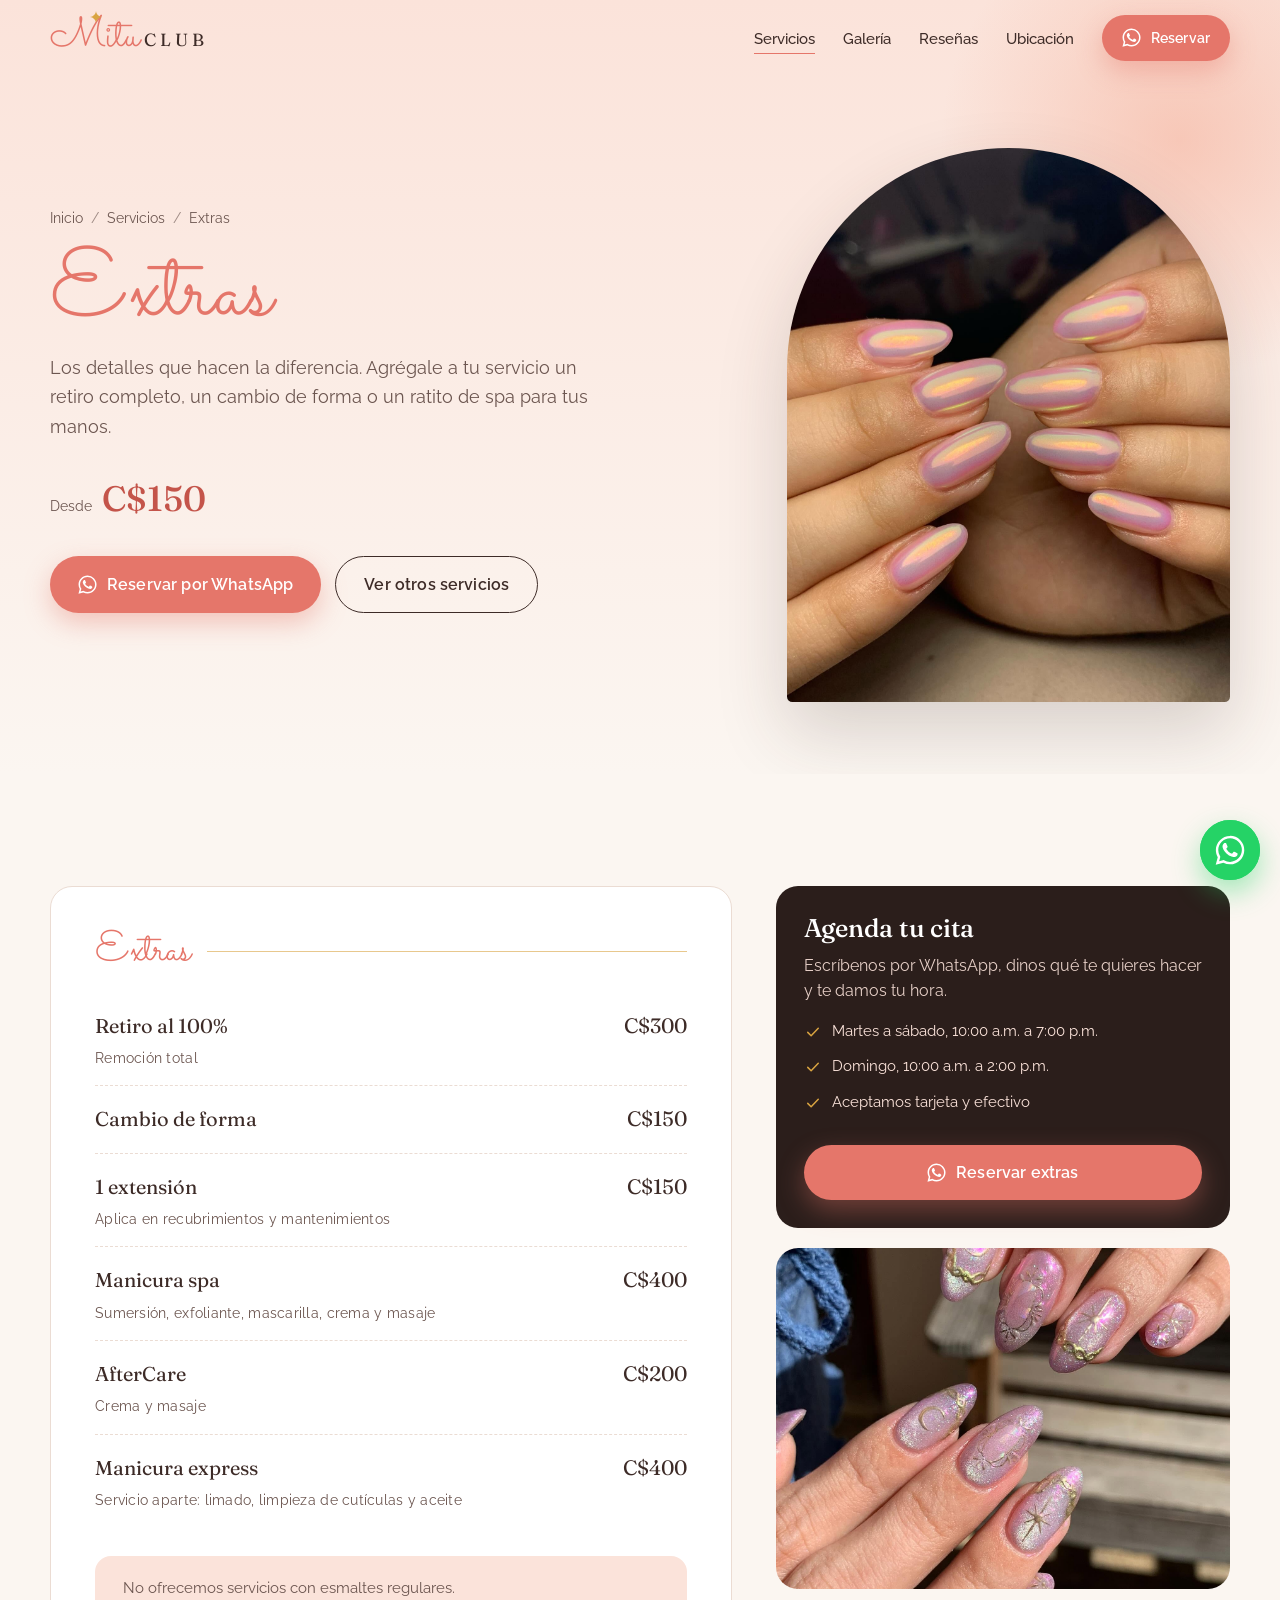
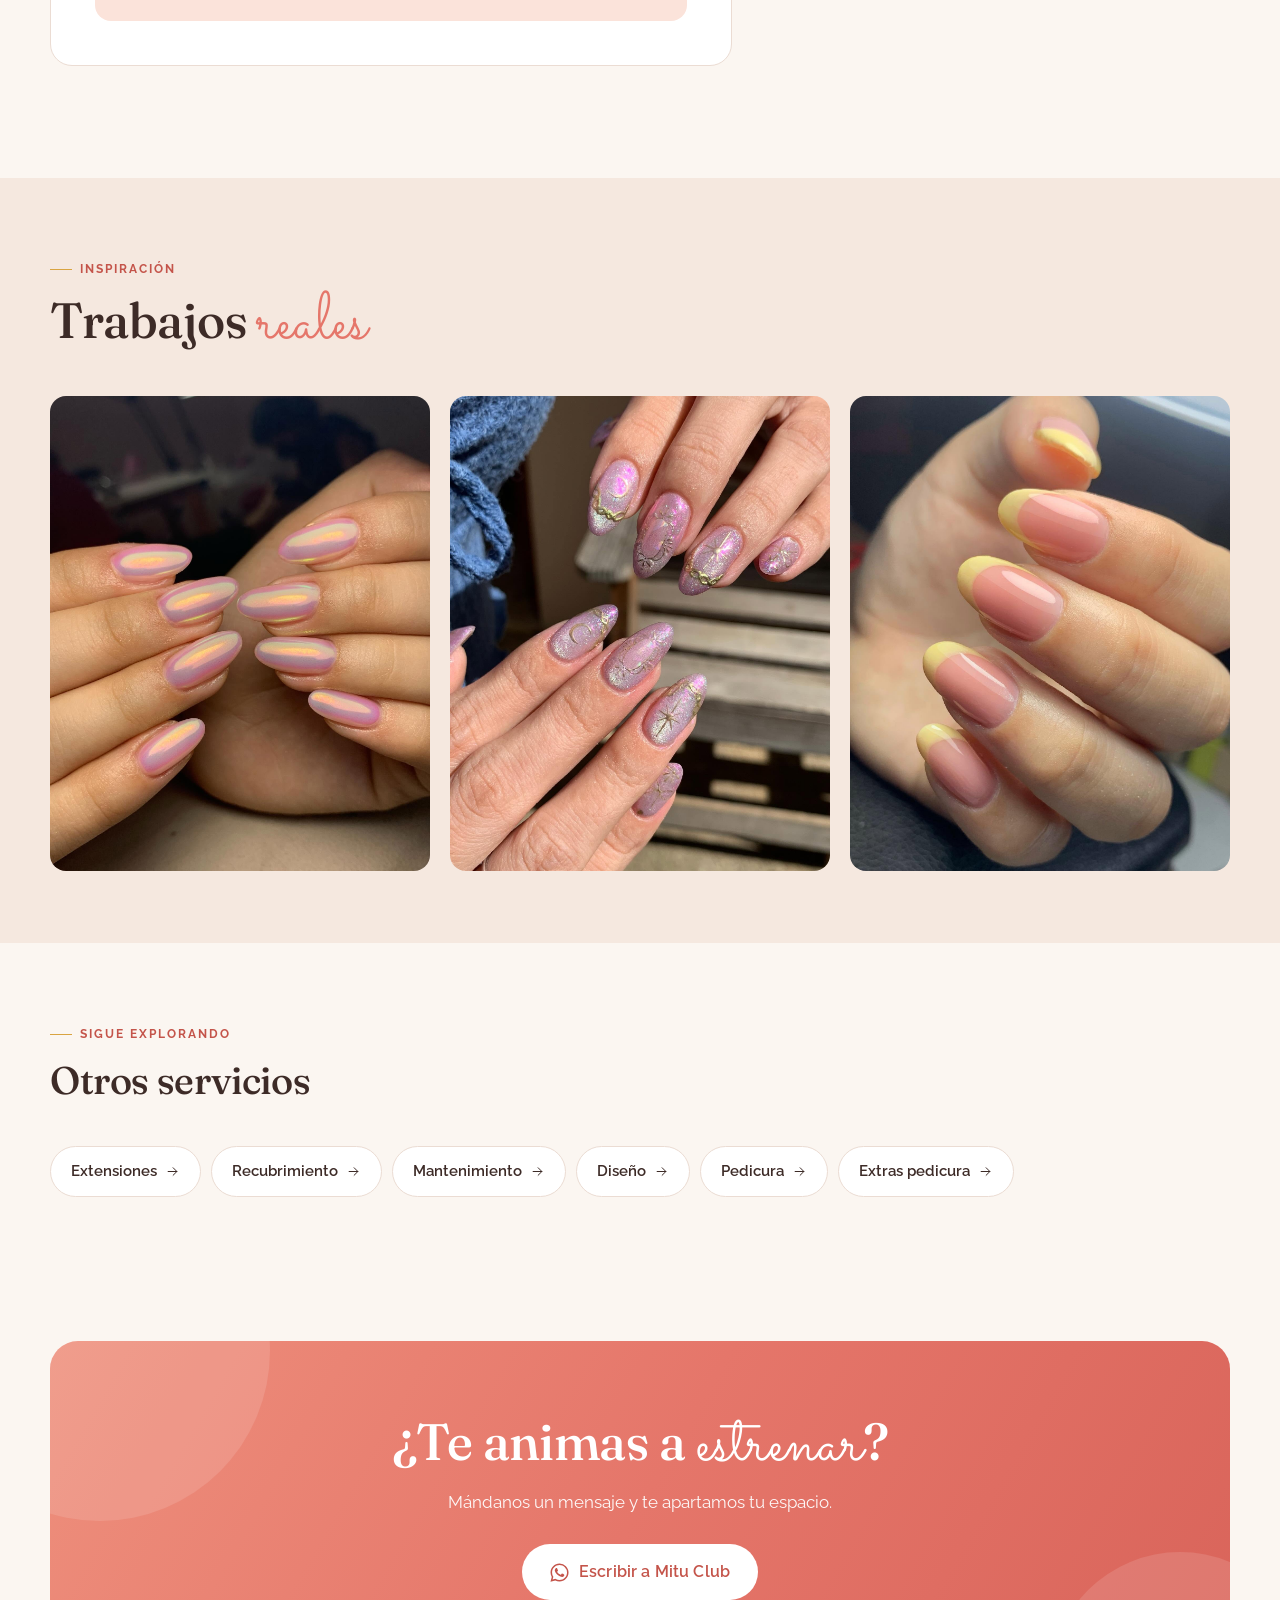
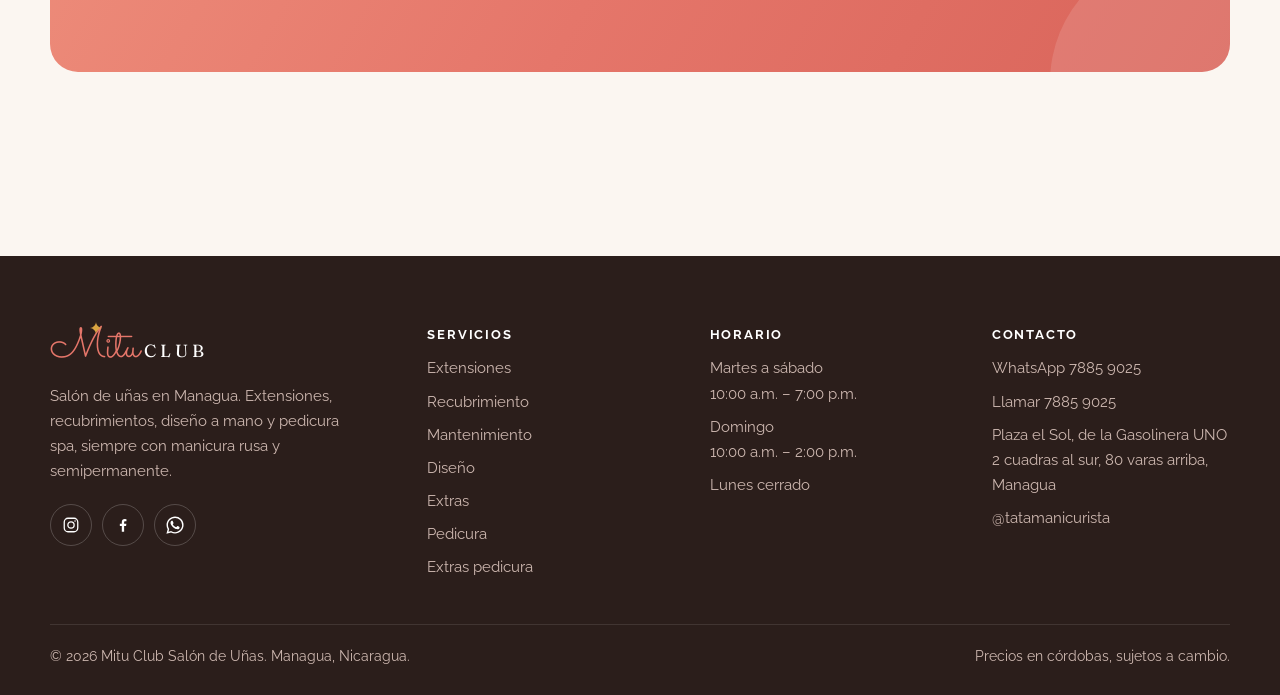
<file: servicios/extras.html>
<!doctype html>
<html lang="es" class="no-js">
<head>
<meta charset="utf-8">
<meta name="viewport" content="width=device-width, initial-scale=1">
<title>Extras de manicura en Managua: manicura spa, retiro y más | Mitu Club</title>
<meta name="description" content="Extras de manicura en Mitu Club, Managua: retiro al 100%, cambio de forma, manicura spa, aftercare y manicura express desde C$150.">
<link rel="canonical" href="https://davidr0824.github.io/mitu-club/servicios/extras.html">
<meta name="theme-color" content="#FBF6F1">
<meta property="og:type" content="website">
<meta property="og:locale" content="es_NI">
<meta property="og:site_name" content="Mitu Club Salón de Uñas">
<meta property="og:title" content="Extras de manicura en Managua: manicura spa, retiro y más | Mitu Club">
<meta property="og:description" content="Extras de manicura en Mitu Club, Managua: retiro al 100%, cambio de forma, manicura spa, aftercare y manicura express desde C$150.">
<meta property="og:url" content="https://davidr0824.github.io/mitu-club/servicios/extras.html">
<meta property="og:image" content="https://davidr0824.github.io/mitu-club/assets/img/galeria/unas-cromo-rosa-aurora.jpg">
<link rel="icon" href="data:image/svg+xml,%3Csvg xmlns='http://www.w3.org/2000/svg' viewBox='0 0 64 64'%3E%3Crect width='64' height='64' rx='16' fill='%23E5766A'/%3E%3Cpath d='M32 10c1.2 12 10 20.8 22 22-12 1.2-20.8 10-22 22-1.2-12-10-20.8-22-22 12-1.2 20.8-10 22-22Z' fill='%23fff'/%3E%3C/svg%3E">
<link rel="preconnect" href="https://fonts.googleapis.com">
<link rel="preconnect" href="https://fonts.gstatic.com" crossorigin>
<link href="https://fonts.googleapis.com/css2?family=Fraunces:ital,opsz,wght@0,9..144,400;0,9..144,500;1,9..144,400;1,9..144,500&family=Raleway:wght@400;500;600;700&family=Sacramento&display=swap" rel="stylesheet">
<link rel="stylesheet" href="../css/styles.css">
<script type="application/ld+json">{"@context":"https://schema.org","@type":"NailSalon","name":"Mitu Club Salón de Uñas","image":"https://davidr0824.github.io/mitu-club/assets/img/galeria/unas-cromo-rosa-aurora.jpg","url":"https://davidr0824.github.io/mitu-club/","telephone":"+50578859025","priceRange":"C$150 – C$1,450","address":{"@type":"PostalAddress","streetAddress":"Plaza el Sol, de la Gasolinera UNO 2 cuadras al sur, 80 varas arriba","addressLocality":"Managua","postalCode":"14035","addressCountry":"NI"},"geo":{"@type":"GeoCoordinates","latitude":12.1280834,"longitude":-86.2606583},"hasMap":"https://maps.google.com/?cid=15493119852081437505","openingHoursSpecification":[{"@type":"OpeningHoursSpecification","dayOfWeek":["Tuesday","Wednesday","Thursday","Friday","Saturday"],"opens":"10:00","closes":"19:00"},{"@type":"OpeningHoursSpecification","dayOfWeek":"Sunday","opens":"10:00","closes":"14:00"}],"aggregateRating":{"@type":"AggregateRating","ratingValue":"4.7","reviewCount":185},"sameAs":["https://www.facebook.com/mitu.clubbb/","https://www.instagram.com/tatamanicurista/"]}</script>
<script type="application/ld+json">{"@context":"https://schema.org","@type":"BreadcrumbList","itemListElement":[{"@type":"ListItem","position":1,"name":"Inicio","item":"https://davidr0824.github.io/mitu-club/"},{"@type":"ListItem","position":2,"name":"Servicios","item":"https://davidr0824.github.io/mitu-club/#servicios"},{"@type":"ListItem","position":3,"name":"Extras","item":"https://davidr0824.github.io/mitu-club/servicios/extras.html"}]}</script>
</head>
<body>
<a class="skip-link" href="#contenido">Saltar al contenido</a>
<header class="site-header">
  <div class="container header-inner">
    <a class="logo" href="../" aria-label="Mitu Club Salón de Uñas, inicio">
      <svg class="logo-spark" aria-hidden="true" viewBox="0 0 24 24" fill="currentColor"><path d="M12 0c.6 6.4 5.6 11.4 12 12-6.4.6-11.4 5.6-12 12-.6-6.4-5.6-11.4-12-12C6.4 11.4 11.4 6.4 12 0Z"/></svg>
      <span class="logo-script">Mitu</span><span class="logo-word">Club</span>
    </a>
    <nav class="nav" aria-label="Principal">
      <ul class="nav-links" id="menu">
        <li><a href="../#servicios" aria-current="page">Servicios</a></li>
        <li><a href="../#galeria">Galería</a></li>
        <li><a href="../#resenas">Reseñas</a></li>
        <li><a href="../#ubicacion">Ubicación</a></li>
      </ul>
      <a class="btn btn--primary btn--sm" href="https://wa.me/50578859025?text=%C2%A1Hola%20Mitu%20Club!%20Quiero%20agendar%20una%20cita%20para%20mis%20u%C3%B1as." target="_blank" rel="noopener"><svg class="icon" aria-hidden="true" viewBox="0 0 24 24" fill="currentColor"><path d="M17.47 14.38c-.3-.15-1.75-.86-2.02-.96-.27-.1-.47-.15-.67.15-.2.3-.77.96-.94 1.16-.17.2-.35.22-.64.07-.3-.15-1.26-.46-2.39-1.48-.88-.79-1.48-1.76-1.65-2.06-.17-.3-.02-.46.13-.6.13-.14.3-.35.45-.52.15-.17.2-.3.3-.5.1-.2.05-.37-.03-.52-.07-.15-.67-1.6-.92-2.2-.24-.58-.49-.5-.67-.5h-.57c-.2 0-.52.07-.79.37-.27.3-1.04 1.02-1.04 2.48 0 1.46 1.07 2.88 1.21 3.08.15.2 2.1 3.2 5.08 4.49.71.31 1.26.49 1.69.63.71.22 1.36.19 1.87.12.57-.09 1.75-.72 2-1.41.25-.69.25-1.29.17-1.41-.07-.12-.27-.2-.57-.35M12.05 21.5h-.01a9.43 9.43 0 0 1-4.8-1.31l-.35-.2-3.57.93.95-3.48-.22-.36a9.41 9.41 0 0 1-1.44-5.02c0-5.2 4.24-9.43 9.45-9.43 2.52 0 4.89.98 6.67 2.77a9.37 9.37 0 0 1 2.76 6.67c0 5.2-4.24 9.43-9.44 9.43m8.04-17.47A11.3 11.3 0 0 0 12.05.7C5.78.7.68 5.8.68 12.06c0 2 .52 3.96 1.52 5.68L.58 23.7l6.1-1.6a11.36 11.36 0 0 0 5.37 1.37h.01c6.26 0 11.36-5.1 11.36-11.37 0-3.03-1.18-5.89-3.33-8.04"/></svg> Reservar</a>
      <button class="nav-toggle" aria-label="Abrir menú" aria-expanded="false" aria-controls="menu"><span></span></button>
    </nav>
  </div>
</header>
<main id="contenido">
  <section class="page-hero hero">
    <div class="container page-hero-grid">
      <div>
        <ol class="breadcrumb" data-hero>
          <li><a href="../">Inicio</a></li>
          <li><a href="../#servicios">Servicios</a></li>
          <li aria-current="page">Extras</li>
        </ol>
        <h1 class="page-title" data-hero style="--d:.1s"><span class="script">Extras</span></h1>
        <p class="page-lead" data-hero style="--d:.2s">Los detalles que hacen la diferencia. Agrégale a tu servicio un retiro completo, un cambio de forma o un ratito de spa para tus manos.</p>
        <div data-hero style="--d:.3s"><div class="from-price"><span>Desde</span><strong>C$150</strong></div></div>
        <div class="hero-actions" data-hero style="--d:.4s">
          <a class="btn btn--primary" href="https://wa.me/50578859025?text=%C2%A1Hola%20Mitu%20Club!%20Quiero%20agendar%20una%20cita%20de%20extras." target="_blank" rel="noopener"><svg class="icon" aria-hidden="true" viewBox="0 0 24 24" fill="currentColor"><path d="M17.47 14.38c-.3-.15-1.75-.86-2.02-.96-.27-.1-.47-.15-.67.15-.2.3-.77.96-.94 1.16-.17.2-.35.22-.64.07-.3-.15-1.26-.46-2.39-1.48-.88-.79-1.48-1.76-1.65-2.06-.17-.3-.02-.46.13-.6.13-.14.3-.35.45-.52.15-.17.2-.3.3-.5.1-.2.05-.37-.03-.52-.07-.15-.67-1.6-.92-2.2-.24-.58-.49-.5-.67-.5h-.57c-.2 0-.52.07-.79.37-.27.3-1.04 1.02-1.04 2.48 0 1.46 1.07 2.88 1.21 3.08.15.2 2.1 3.2 5.08 4.49.71.31 1.26.49 1.69.63.71.22 1.36.19 1.87.12.57-.09 1.75-.72 2-1.41.25-.69.25-1.29.17-1.41-.07-.12-.27-.2-.57-.35M12.05 21.5h-.01a9.43 9.43 0 0 1-4.8-1.31l-.35-.2-3.57.93.95-3.48-.22-.36a9.41 9.41 0 0 1-1.44-5.02c0-5.2 4.24-9.43 9.45-9.43 2.52 0 4.89.98 6.67 2.77a9.37 9.37 0 0 1 2.76 6.67c0 5.2-4.24 9.43-9.44 9.43m8.04-17.47A11.3 11.3 0 0 0 12.05.7C5.78.7.68 5.8.68 12.06c0 2 .52 3.96 1.52 5.68L.58 23.7l6.1-1.6a11.36 11.36 0 0 0 5.37 1.37h.01c6.26 0 11.36-5.1 11.36-11.37 0-3.03-1.18-5.89-3.33-8.04"/></svg> Reservar por WhatsApp</a>
          <a class="btn btn--ghost" href="../#servicios">Ver otros servicios</a>
        </div>
      </div>
      <div class="page-hero-media" data-hero style="--d:.2s"><img src="../assets/img/galeria/unas-cromo-rosa-aurora.jpg" alt="Uñas almendra con efecto cromo rosa aurora" width="1440" height="1910" fetchpriority="high" decoding="async" sizes="(max-width: 900px) 360px, 40vw"></div>
    </div>
  </section>

  <section class="section" aria-label="Lista de precios de Extras">
    <div class="container menu-layout">
      <div class="menu-card" data-reveal>
          <div class="menu-group">
            <h2 class="menu-group-title">Extras</h2>
            <ul class="price-list">
              <li class="price-row"><span class="price-name">Retiro al 100%</span><span class="price-val">C$300</span><span class="price-desc">Remoción total</span></li>
              <li class="price-row"><span class="price-name">Cambio de forma</span><span class="price-val">C$150</span></li>
              <li class="price-row"><span class="price-name">1 extensión</span><span class="price-val">C$150</span><span class="price-desc">Aplica en recubrimientos y mantenimientos</span></li>
              <li class="price-row"><span class="price-name">Manicura spa</span><span class="price-val">C$400</span><span class="price-desc">Sumersión, exfoliante, mascarilla, crema y masaje</span></li>
              <li class="price-row"><span class="price-name">AfterCare</span><span class="price-val">C$200</span><span class="price-desc">Crema y masaje</span></li>
              <li class="price-row"><span class="price-name">Manicura express</span><span class="price-val">C$400</span><span class="price-desc">Servicio aparte: limado, limpieza de cutículas y aceite</span></li>
            </ul>
          </div>
        <div class="menu-note"><p>No ofrecemos servicios con esmaltes regulares.</p></div>
      </div>
      <aside class="menu-aside" data-reveal style="--d:.1s">
        <div class="aside-card">
          <h3>Agenda tu cita</h3>
          <p>Escríbenos por WhatsApp, dinos qué te quieres hacer y te damos tu hora.</p>
          <ul class="aside-list">
            <li><svg class="icon" aria-hidden="true" viewBox="0 0 24 24" fill="none" stroke="currentColor" stroke-width="2" stroke-linecap="round" stroke-linejoin="round"><path d="M5 12.5l4.5 4.5L19 7"/></svg><span>Martes a sábado, 10:00 a.m. a 7:00 p.m.</span></li>
            <li><svg class="icon" aria-hidden="true" viewBox="0 0 24 24" fill="none" stroke="currentColor" stroke-width="2" stroke-linecap="round" stroke-linejoin="round"><path d="M5 12.5l4.5 4.5L19 7"/></svg><span>Domingo, 10:00 a.m. a 2:00 p.m.</span></li>
            <li><svg class="icon" aria-hidden="true" viewBox="0 0 24 24" fill="none" stroke="currentColor" stroke-width="2" stroke-linecap="round" stroke-linejoin="round"><path d="M5 12.5l4.5 4.5L19 7"/></svg><span>Aceptamos tarjeta y efectivo</span></li>
          </ul>
          <a class="btn btn--primary btn--block" href="https://wa.me/50578859025?text=%C2%A1Hola%20Mitu%20Club!%20Quiero%20agendar%20una%20cita%20de%20extras." target="_blank" rel="noopener"><svg class="icon" aria-hidden="true" viewBox="0 0 24 24" fill="currentColor"><path d="M17.47 14.38c-.3-.15-1.75-.86-2.02-.96-.27-.1-.47-.15-.67.15-.2.3-.77.96-.94 1.16-.17.2-.35.22-.64.07-.3-.15-1.26-.46-2.39-1.48-.88-.79-1.48-1.76-1.65-2.06-.17-.3-.02-.46.13-.6.13-.14.3-.35.45-.52.15-.17.2-.3.3-.5.1-.2.05-.37-.03-.52-.07-.15-.67-1.6-.92-2.2-.24-.58-.49-.5-.67-.5h-.57c-.2 0-.52.07-.79.37-.27.3-1.04 1.02-1.04 2.48 0 1.46 1.07 2.88 1.21 3.08.15.2 2.1 3.2 5.08 4.49.71.31 1.26.49 1.69.63.71.22 1.36.19 1.87.12.57-.09 1.75-.72 2-1.41.25-.69.25-1.29.17-1.41-.07-.12-.27-.2-.57-.35M12.05 21.5h-.01a9.43 9.43 0 0 1-4.8-1.31l-.35-.2-3.57.93.95-3.48-.22-.36a9.41 9.41 0 0 1-1.44-5.02c0-5.2 4.24-9.43 9.45-9.43 2.52 0 4.89.98 6.67 2.77a9.37 9.37 0 0 1 2.76 6.67c0 5.2-4.24 9.43-9.44 9.43m8.04-17.47A11.3 11.3 0 0 0 12.05.7C5.78.7.68 5.8.68 12.06c0 2 .52 3.96 1.52 5.68L.58 23.7l6.1-1.6a11.36 11.36 0 0 0 5.37 1.37h.01c6.26 0 11.36-5.1 11.36-11.37 0-3.03-1.18-5.89-3.33-8.04"/></svg> Reservar extras</a>
        </div>
        <div class="aside-photo"><img src="../assets/img/galeria/unas-lila-dorado-celestial.jpg" alt="Uñas almendra lila con brillo y diseño celestial dorado de lunas y estrellas" width="1440" height="1910" loading="lazy" decoding="async" sizes="400px"></div>
      </aside>
    </div>
  </section>

  <section class="section section--alt section--tight" id="galeria" aria-labelledby="galeria-title">
    <div class="container">
      <div class="section-head" data-reveal>
        <span class="eyebrow">Inspiración</span>
        <h2 class="section-title" id="galeria-title">Trabajos <span class="script">reales</span></h2>
      </div>
      <div class="gallery">
        <button class="gallery-item" type="button" data-full="../assets/img/galeria/unas-cromo-rosa-aurora.jpg" data-reveal style="--d:0s" aria-label="Ampliar foto: Cromo rosa aurora">
          <img src="../assets/img/galeria/unas-cromo-rosa-aurora.jpg" alt="Uñas almendra con efecto cromo rosa aurora" width="1440" height="1910" loading="lazy" decoding="async" sizes="(max-width: 600px) 100vw, 25vw">
          <span class="gallery-cap">Cromo rosa aurora</span>
        </button>
        <button class="gallery-item" type="button" data-full="../assets/img/galeria/unas-lila-dorado-celestial.jpg" data-reveal style="--d:0.08s" aria-label="Ampliar foto: Lila celestial con dorado">
          <img src="../assets/img/galeria/unas-lila-dorado-celestial.jpg" alt="Uñas almendra lila con brillo y diseño celestial dorado de lunas y estrellas" width="1440" height="1910" loading="lazy" decoding="async" sizes="(max-width: 600px) 100vw, 25vw">
          <span class="gallery-cap">Lila celestial con dorado</span>
        </button>
        <button class="gallery-item" type="button" data-full="../assets/img/galeria/unas-frances-amarillo-pastel.jpg" data-reveal style="--d:0.16s" aria-label="Ampliar foto: Francés amarillo pastel">
          <img src="../assets/img/galeria/unas-frances-amarillo-pastel.jpg" alt="Uñas almendra nude con francés amarillo pastel" width="1440" height="1702" loading="lazy" decoding="async" sizes="(max-width: 600px) 100vw, 25vw">
          <span class="gallery-cap">Francés amarillo pastel</span>
        </button>
      </div>
      <div class="lightbox" id="lightbox" role="dialog" aria-modal="true" aria-label="Foto ampliada" aria-hidden="true">
        <button class="lightbox-btn lightbox-close" type="button" aria-label="Cerrar"><svg class="icon" aria-hidden="true" viewBox="0 0 24 24" fill="none" stroke="currentColor" stroke-width="1.6" stroke-linecap="round"><path d="M6 6l12 12M18 6L6 18"/></svg></button>
        <button class="lightbox-btn lightbox-prev" type="button" aria-label="Foto anterior"><svg class="icon" aria-hidden="true" viewBox="0 0 24 24" fill="none" stroke="currentColor" stroke-width="1.6" stroke-linecap="round" stroke-linejoin="round"><path d="M5 12h14M13 6l6 6-6 6"/></svg></button>
        <img alt="">
        <button class="lightbox-btn lightbox-next" type="button" aria-label="Foto siguiente"><svg class="icon" aria-hidden="true" viewBox="0 0 24 24" fill="none" stroke="currentColor" stroke-width="1.6" stroke-linecap="round" stroke-linejoin="round"><path d="M5 12h14M13 6l6 6-6 6"/></svg></button>
      </div>
    </div>
  </section>

  <section class="section section--tight" aria-labelledby="otros-title">
    <div class="container">
      <div class="section-head" data-reveal>
        <span class="eyebrow">Sigue explorando</span>
        <h2 class="section-title" id="otros-title" style="font-size:clamp(1.7rem,3.4vw,2.4rem)">Otros servicios</h2>
      </div>
      <div class="other-services" data-reveal>
        <a href="extensiones.html">Extensiones <svg class="icon" aria-hidden="true" viewBox="0 0 24 24" fill="none" stroke="currentColor" stroke-width="1.6" stroke-linecap="round" stroke-linejoin="round"><path d="M5 12h14M13 6l6 6-6 6"/></svg></a>
        <a href="recubrimiento.html">Recubrimiento <svg class="icon" aria-hidden="true" viewBox="0 0 24 24" fill="none" stroke="currentColor" stroke-width="1.6" stroke-linecap="round" stroke-linejoin="round"><path d="M5 12h14M13 6l6 6-6 6"/></svg></a>
        <a href="mantenimiento.html">Mantenimiento <svg class="icon" aria-hidden="true" viewBox="0 0 24 24" fill="none" stroke="currentColor" stroke-width="1.6" stroke-linecap="round" stroke-linejoin="round"><path d="M5 12h14M13 6l6 6-6 6"/></svg></a>
        <a href="diseno.html">Diseño <svg class="icon" aria-hidden="true" viewBox="0 0 24 24" fill="none" stroke="currentColor" stroke-width="1.6" stroke-linecap="round" stroke-linejoin="round"><path d="M5 12h14M13 6l6 6-6 6"/></svg></a>
        <a href="pedicura.html">Pedicura <svg class="icon" aria-hidden="true" viewBox="0 0 24 24" fill="none" stroke="currentColor" stroke-width="1.6" stroke-linecap="round" stroke-linejoin="round"><path d="M5 12h14M13 6l6 6-6 6"/></svg></a>
        <a href="extras-pedicura.html">Extras pedicura <svg class="icon" aria-hidden="true" viewBox="0 0 24 24" fill="none" stroke="currentColor" stroke-width="1.6" stroke-linecap="round" stroke-linejoin="round"><path d="M5 12h14M13 6l6 6-6 6"/></svg></a>
      </div>
    </div>
  </section>

  <section class="section section--tight">
    <div class="container">
      <div class="cta-band" data-reveal>
        <h2>¿Te animas a <span class="script">estrenar</span>?</h2>
        <p>Mándanos un mensaje y te apartamos tu espacio.</p>
        <a class="btn btn--light" href="https://wa.me/50578859025?text=%C2%A1Hola%20Mitu%20Club!%20Quiero%20agendar%20una%20cita%20de%20extras." target="_blank" rel="noopener"><svg class="icon" aria-hidden="true" viewBox="0 0 24 24" fill="currentColor"><path d="M17.47 14.38c-.3-.15-1.75-.86-2.02-.96-.27-.1-.47-.15-.67.15-.2.3-.77.96-.94 1.16-.17.2-.35.22-.64.07-.3-.15-1.26-.46-2.39-1.48-.88-.79-1.48-1.76-1.65-2.06-.17-.3-.02-.46.13-.6.13-.14.3-.35.45-.52.15-.17.2-.3.3-.5.1-.2.05-.37-.03-.52-.07-.15-.67-1.6-.92-2.2-.24-.58-.49-.5-.67-.5h-.57c-.2 0-.52.07-.79.37-.27.3-1.04 1.02-1.04 2.48 0 1.46 1.07 2.88 1.21 3.08.15.2 2.1 3.2 5.08 4.49.71.31 1.26.49 1.69.63.71.22 1.36.19 1.87.12.57-.09 1.75-.72 2-1.41.25-.69.25-1.29.17-1.41-.07-.12-.27-.2-.57-.35M12.05 21.5h-.01a9.43 9.43 0 0 1-4.8-1.31l-.35-.2-3.57.93.95-3.48-.22-.36a9.41 9.41 0 0 1-1.44-5.02c0-5.2 4.24-9.43 9.45-9.43 2.52 0 4.89.98 6.67 2.77a9.37 9.37 0 0 1 2.76 6.67c0 5.2-4.24 9.43-9.44 9.43m8.04-17.47A11.3 11.3 0 0 0 12.05.7C5.78.7.68 5.8.68 12.06c0 2 .52 3.96 1.52 5.68L.58 23.7l6.1-1.6a11.36 11.36 0 0 0 5.37 1.37h.01c6.26 0 11.36-5.1 11.36-11.37 0-3.03-1.18-5.89-3.33-8.04"/></svg> Escribir a Mitu Club</a>
      </div>
    </div>
  </section>
</main>
<footer class="site-footer">
  <div class="container">
    <div class="footer-grid">
      <div>
        <a class="logo" href="../" aria-label="Mitu Club Salón de Uñas, inicio"><svg class="logo-spark" aria-hidden="true" viewBox="0 0 24 24" fill="currentColor"><path d="M12 0c.6 6.4 5.6 11.4 12 12-6.4.6-11.4 5.6-12 12-.6-6.4-5.6-11.4-12-12C6.4 11.4 11.4 6.4 12 0Z"/></svg><span class="logo-script">Mitu</span><span class="logo-word">Club</span></a>
        <p class="footer-about">Salón de uñas en Managua. Extensiones, recubrimientos, diseño a mano y pedicura spa, siempre con manicura rusa y semipermanente.</p>
        <div class="socials">
          <a href="https://www.instagram.com/tatamanicurista/" target="_blank" rel="noopener" aria-label="Instagram @tatamanicurista"><svg class="icon" aria-hidden="true" viewBox="0 0 24 24" fill="none" stroke="currentColor" stroke-width="1.7"><rect x="3" y="3" width="18" height="18" rx="5"/><circle cx="12" cy="12" r="4.2"/><circle cx="17.4" cy="6.6" r="1" fill="currentColor" stroke="none"/></svg></a>
          <a href="https://www.facebook.com/mitu.clubbb/" target="_blank" rel="noopener" aria-label="Facebook de Mitu Club"><svg class="icon" aria-hidden="true" viewBox="0 0 24 24" fill="currentColor"><path d="M13.5 21v-7.7h2.6l.4-3h-3V8.4c0-.87.24-1.46 1.5-1.46h1.6V4.25A21 21 0 0 0 14.27 4.1c-2.3 0-3.87 1.4-3.87 3.98v2.22H7.8v3h2.6V21h3.1Z"/></svg></a>
          <a href="https://wa.me/50578859025?text=%C2%A1Hola%20Mitu%20Club!%20Quiero%20agendar%20una%20cita%20para%20mis%20u%C3%B1as." target="_blank" rel="noopener" aria-label="WhatsApp de Mitu Club"><svg class="icon" aria-hidden="true" viewBox="0 0 24 24" fill="currentColor"><path d="M17.47 14.38c-.3-.15-1.75-.86-2.02-.96-.27-.1-.47-.15-.67.15-.2.3-.77.96-.94 1.16-.17.2-.35.22-.64.07-.3-.15-1.26-.46-2.39-1.48-.88-.79-1.48-1.76-1.65-2.06-.17-.3-.02-.46.13-.6.13-.14.3-.35.45-.52.15-.17.2-.3.3-.5.1-.2.05-.37-.03-.52-.07-.15-.67-1.6-.92-2.2-.24-.58-.49-.5-.67-.5h-.57c-.2 0-.52.07-.79.37-.27.3-1.04 1.02-1.04 2.48 0 1.46 1.07 2.88 1.21 3.08.15.2 2.1 3.2 5.08 4.49.71.31 1.26.49 1.69.63.71.22 1.36.19 1.87.12.57-.09 1.75-.72 2-1.41.25-.69.25-1.29.17-1.41-.07-.12-.27-.2-.57-.35M12.05 21.5h-.01a9.43 9.43 0 0 1-4.8-1.31l-.35-.2-3.57.93.95-3.48-.22-.36a9.41 9.41 0 0 1-1.44-5.02c0-5.2 4.24-9.43 9.45-9.43 2.52 0 4.89.98 6.67 2.77a9.37 9.37 0 0 1 2.76 6.67c0 5.2-4.24 9.43-9.44 9.43m8.04-17.47A11.3 11.3 0 0 0 12.05.7C5.78.7.68 5.8.68 12.06c0 2 .52 3.96 1.52 5.68L.58 23.7l6.1-1.6a11.36 11.36 0 0 0 5.37 1.37h.01c6.26 0 11.36-5.1 11.36-11.37 0-3.03-1.18-5.89-3.33-8.04"/></svg></a>
        </div>
      </div>
      <div>
        <h4>Servicios</h4>
        <ul>
          <li><a href="../servicios/extensiones.html">Extensiones</a></li>
          <li><a href="../servicios/recubrimiento.html">Recubrimiento</a></li>
          <li><a href="../servicios/mantenimiento.html">Mantenimiento</a></li>
          <li><a href="../servicios/diseno.html">Diseño</a></li>
          <li><a href="../servicios/extras.html">Extras</a></li>
          <li><a href="../servicios/pedicura.html">Pedicura</a></li>
          <li><a href="../servicios/extras-pedicura.html">Extras pedicura</a></li>
        </ul>
      </div>
      <div>
        <h4>Horario</h4>
        <ul>
          <li>Martes a sábado<br>10:00 a.m. – 7:00 p.m.</li>
          <li>Domingo<br>10:00 a.m. – 2:00 p.m.</li>
          <li>Lunes cerrado</li>
        </ul>
      </div>
      <div>
        <h4>Contacto</h4>
        <ul>
          <li><a href="https://wa.me/50578859025?text=%C2%A1Hola%20Mitu%20Club!%20Quiero%20agendar%20una%20cita%20para%20mis%20u%C3%B1as." target="_blank" rel="noopener">WhatsApp 7885 9025</a></li>
          <li><a href="tel:+50578859025">Llamar 7885 9025</a></li>
          <li><a href="https://maps.google.com/?cid=15493119852081437505" target="_blank" rel="noopener">Plaza el Sol, de la Gasolinera UNO 2 cuadras al sur, 80 varas arriba, Managua</a></li>
          <li><a href="https://www.instagram.com/tatamanicurista/" target="_blank" rel="noopener">@tatamanicurista</a></li>
        </ul>
      </div>
    </div>
    <div class="footer-bottom">
      <span>© <span data-year>2026</span> Mitu Club Salón de Uñas. Managua, Nicaragua.</span>
      <span>Precios en córdobas, sujetos a cambio.</span>
    </div>
  </div>
</footer>
<a class="wa-float" href="https://wa.me/50578859025?text=%C2%A1Hola%20Mitu%20Club!%20Quiero%20agendar%20una%20cita%20para%20mis%20u%C3%B1as." target="_blank" rel="noopener" aria-label="Escríbenos por WhatsApp"><svg class="icon" aria-hidden="true" viewBox="0 0 24 24" fill="currentColor"><path d="M17.47 14.38c-.3-.15-1.75-.86-2.02-.96-.27-.1-.47-.15-.67.15-.2.3-.77.96-.94 1.16-.17.2-.35.22-.64.07-.3-.15-1.26-.46-2.39-1.48-.88-.79-1.48-1.76-1.65-2.06-.17-.3-.02-.46.13-.6.13-.14.3-.35.45-.52.15-.17.2-.3.3-.5.1-.2.05-.37-.03-.52-.07-.15-.67-1.6-.92-2.2-.24-.58-.49-.5-.67-.5h-.57c-.2 0-.52.07-.79.37-.27.3-1.04 1.02-1.04 2.48 0 1.46 1.07 2.88 1.21 3.08.15.2 2.1 3.2 5.08 4.49.71.31 1.26.49 1.69.63.71.22 1.36.19 1.87.12.57-.09 1.75-.72 2-1.41.25-.69.25-1.29.17-1.41-.07-.12-.27-.2-.57-.35M12.05 21.5h-.01a9.43 9.43 0 0 1-4.8-1.31l-.35-.2-3.57.93.95-3.48-.22-.36a9.41 9.41 0 0 1-1.44-5.02c0-5.2 4.24-9.43 9.45-9.43 2.52 0 4.89.98 6.67 2.77a9.37 9.37 0 0 1 2.76 6.67c0 5.2-4.24 9.43-9.44 9.43m8.04-17.47A11.3 11.3 0 0 0 12.05.7C5.78.7.68 5.8.68 12.06c0 2 .52 3.96 1.52 5.68L.58 23.7l6.1-1.6a11.36 11.36 0 0 0 5.37 1.37h.01c6.26 0 11.36-5.1 11.36-11.37 0-3.03-1.18-5.89-3.33-8.04"/></svg><span class="wa-float-label">¿Agendamos tu cita?</span></a>
<script src="../js/main.js" defer></script>
</body>
</html>
</file>
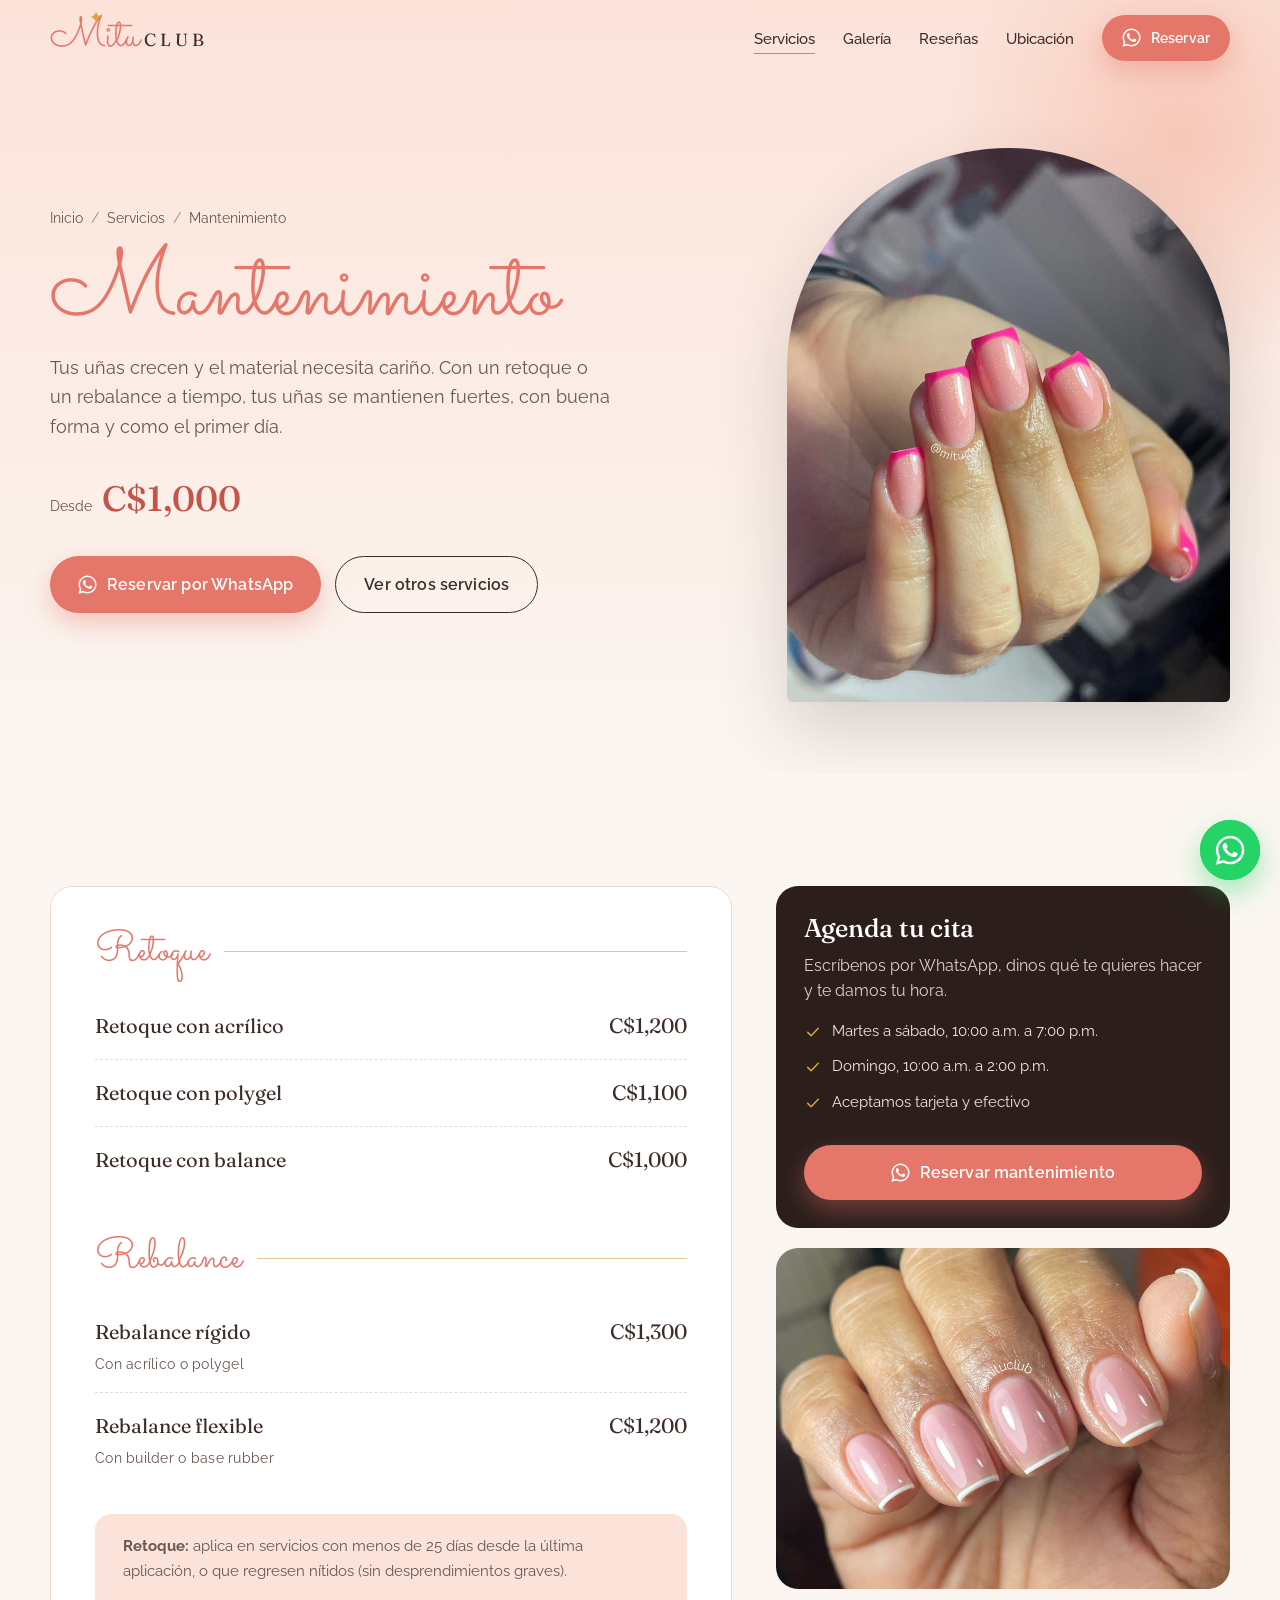
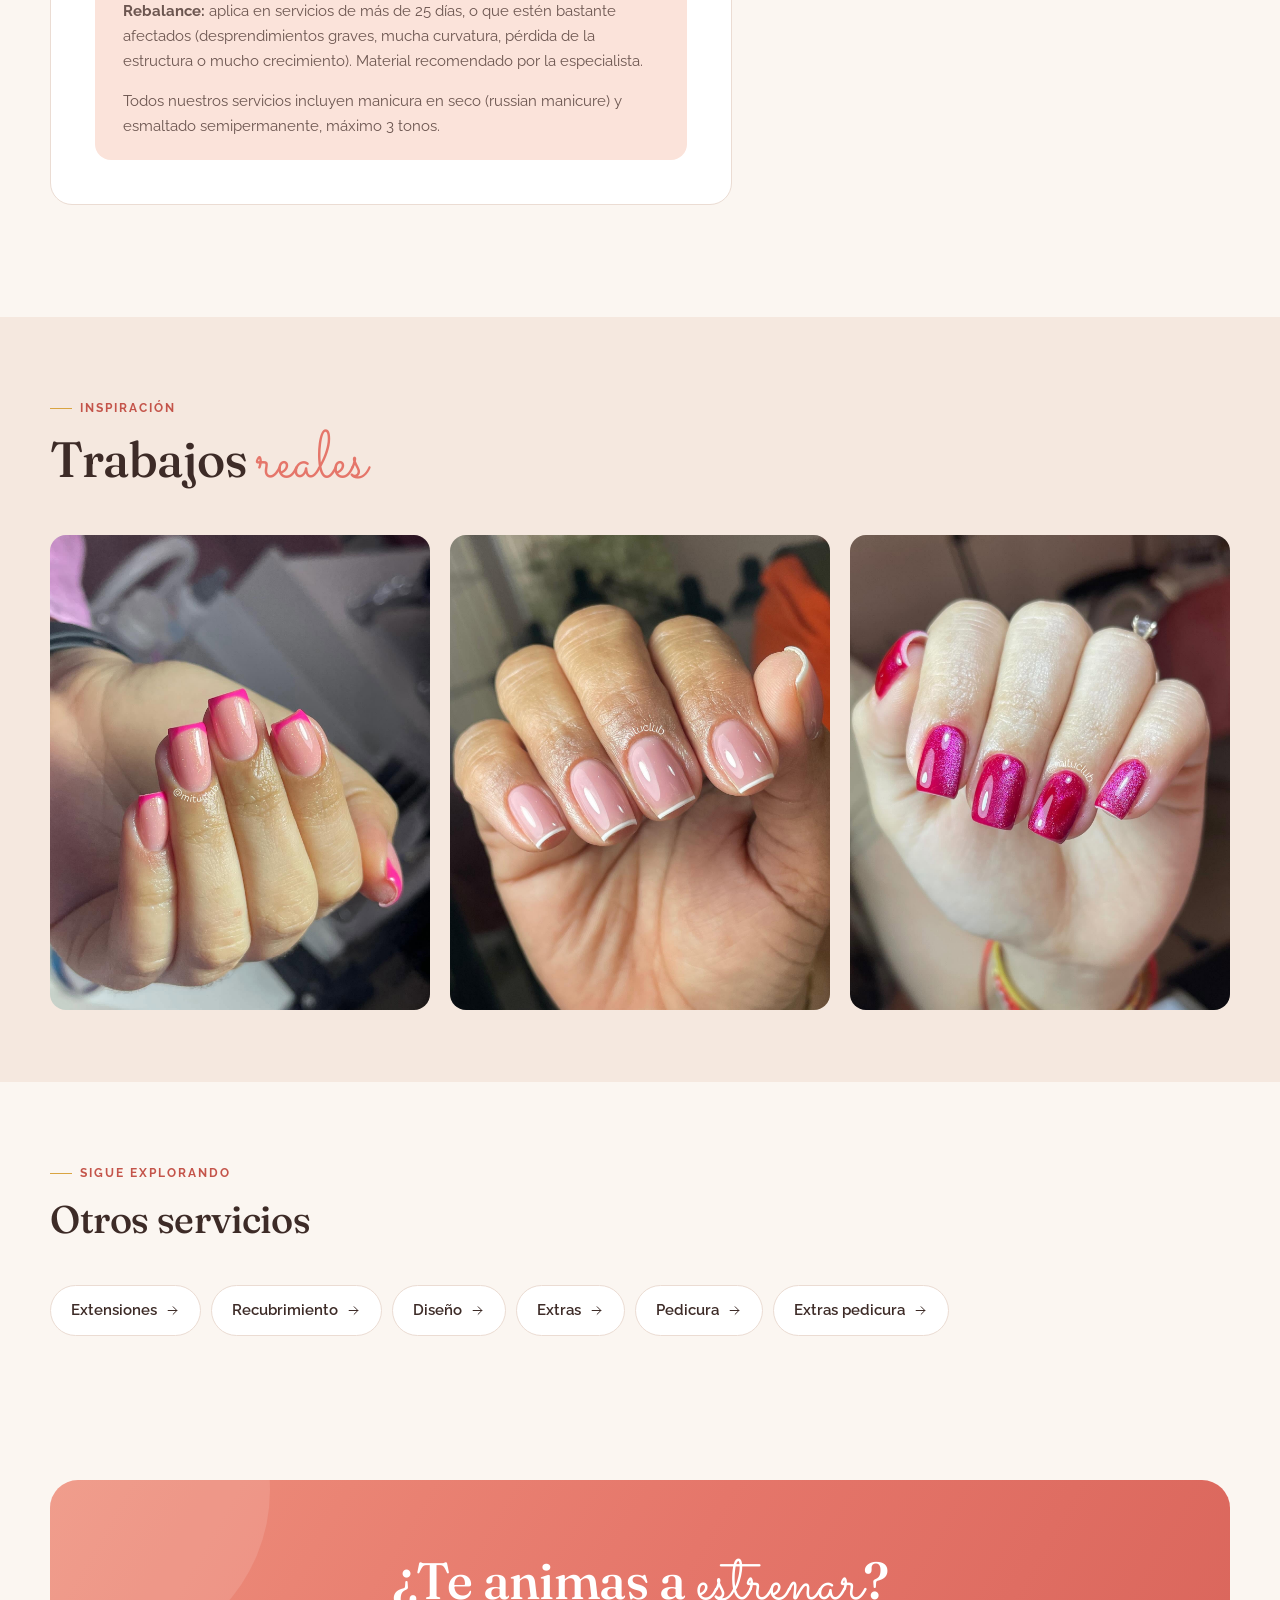
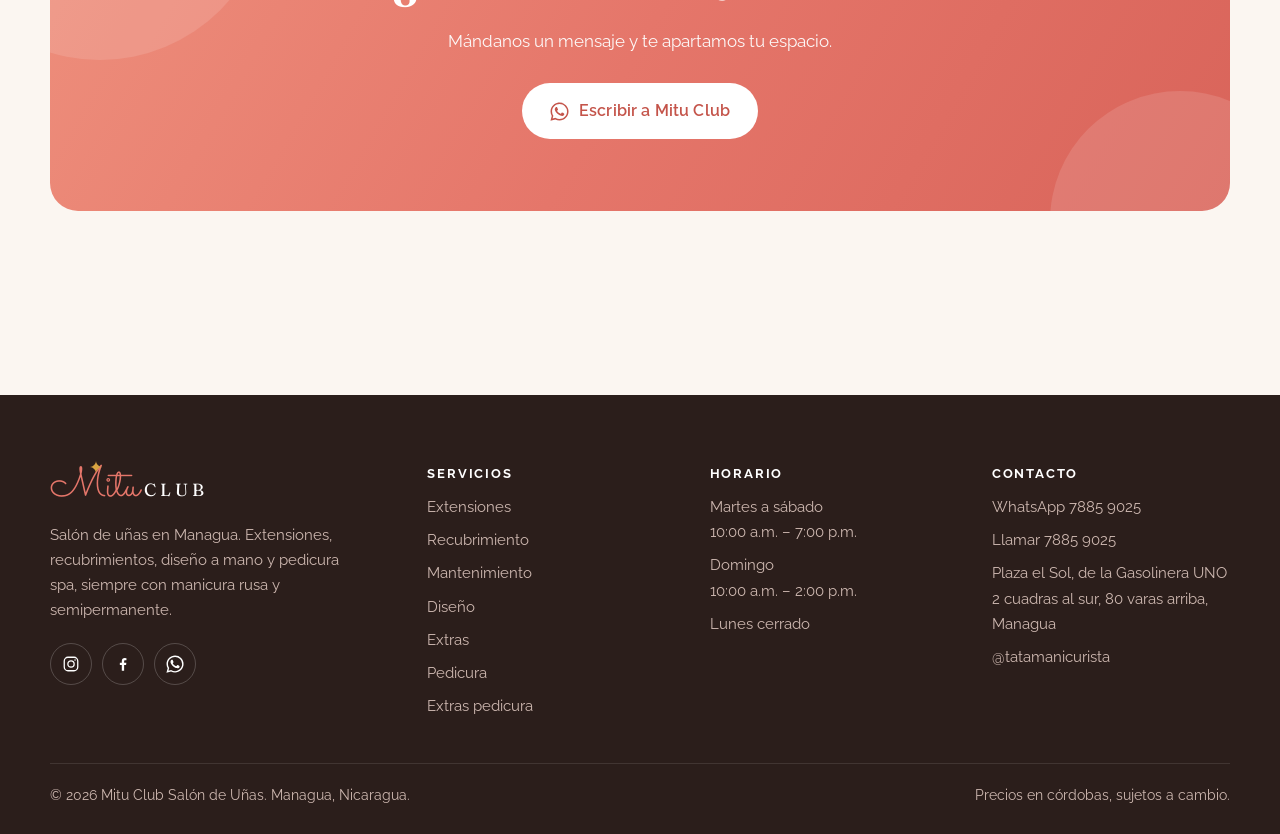
<file: servicios/mantenimiento.html>
<!doctype html>
<html lang="es" class="no-js">
<head>
<meta charset="utf-8">
<meta name="viewport" content="width=device-width, initial-scale=1">
<title>Mantenimiento de uñas en Managua: retoque y rebalance | Mitu Club</title>
<meta name="description" content="Retoque y rebalance de uñas en Managua desde C$1,000 con acrílico, polygel, builder o base rubber. Mantén tus uñas como nuevas en Mitu Club.">
<link rel="canonical" href="https://davidr0824.github.io/mitu-club/servicios/mantenimiento.html">
<meta name="theme-color" content="#FBF6F1">
<meta property="og:type" content="website">
<meta property="og:locale" content="es_NI">
<meta property="og:site_name" content="Mitu Club Salón de Uñas">
<meta property="og:title" content="Mantenimiento de uñas en Managua: retoque y rebalance | Mitu Club">
<meta property="og:description" content="Retoque y rebalance de uñas en Managua desde C$1,000 con acrílico, polygel, builder o base rubber. Mantén tus uñas como nuevas en Mitu Club.">
<meta property="og:url" content="https://davidr0824.github.io/mitu-club/servicios/mantenimiento.html">
<meta property="og:image" content="https://davidr0824.github.io/mitu-club/assets/img/galeria/unas-frances-rosa-neon.jpg">
<link rel="icon" href="data:image/svg+xml,%3Csvg xmlns='http://www.w3.org/2000/svg' viewBox='0 0 64 64'%3E%3Crect width='64' height='64' rx='16' fill='%23E5766A'/%3E%3Cpath d='M32 10c1.2 12 10 20.8 22 22-12 1.2-20.8 10-22 22-1.2-12-10-20.8-22-22 12-1.2 20.8-10 22-22Z' fill='%23fff'/%3E%3C/svg%3E">
<link rel="preconnect" href="https://fonts.googleapis.com">
<link rel="preconnect" href="https://fonts.gstatic.com" crossorigin>
<link href="https://fonts.googleapis.com/css2?family=Fraunces:ital,opsz,wght@0,9..144,400;0,9..144,500;1,9..144,400;1,9..144,500&family=Raleway:wght@400;500;600;700&family=Sacramento&display=swap" rel="stylesheet">
<link rel="stylesheet" href="../css/styles.css">
<script type="application/ld+json">{"@context":"https://schema.org","@type":"NailSalon","name":"Mitu Club Salón de Uñas","image":"https://davidr0824.github.io/mitu-club/assets/img/galeria/unas-frances-rosa-neon.jpg","url":"https://davidr0824.github.io/mitu-club/","telephone":"+50578859025","priceRange":"C$150 – C$1,450","address":{"@type":"PostalAddress","streetAddress":"Plaza el Sol, de la Gasolinera UNO 2 cuadras al sur, 80 varas arriba","addressLocality":"Managua","postalCode":"14035","addressCountry":"NI"},"geo":{"@type":"GeoCoordinates","latitude":12.1280834,"longitude":-86.2606583},"hasMap":"https://maps.google.com/?cid=15493119852081437505","openingHoursSpecification":[{"@type":"OpeningHoursSpecification","dayOfWeek":["Tuesday","Wednesday","Thursday","Friday","Saturday"],"opens":"10:00","closes":"19:00"},{"@type":"OpeningHoursSpecification","dayOfWeek":"Sunday","opens":"10:00","closes":"14:00"}],"aggregateRating":{"@type":"AggregateRating","ratingValue":"4.7","reviewCount":185},"sameAs":["https://www.facebook.com/mitu.clubbb/","https://www.instagram.com/tatamanicurista/"]}</script>
<script type="application/ld+json">{"@context":"https://schema.org","@type":"BreadcrumbList","itemListElement":[{"@type":"ListItem","position":1,"name":"Inicio","item":"https://davidr0824.github.io/mitu-club/"},{"@type":"ListItem","position":2,"name":"Servicios","item":"https://davidr0824.github.io/mitu-club/#servicios"},{"@type":"ListItem","position":3,"name":"Mantenimiento","item":"https://davidr0824.github.io/mitu-club/servicios/mantenimiento.html"}]}</script>
</head>
<body>
<a class="skip-link" href="#contenido">Saltar al contenido</a>
<header class="site-header">
  <div class="container header-inner">
    <a class="logo" href="../" aria-label="Mitu Club Salón de Uñas, inicio">
      <svg class="logo-spark" aria-hidden="true" viewBox="0 0 24 24" fill="currentColor"><path d="M12 0c.6 6.4 5.6 11.4 12 12-6.4.6-11.4 5.6-12 12-.6-6.4-5.6-11.4-12-12C6.4 11.4 11.4 6.4 12 0Z"/></svg>
      <span class="logo-script">Mitu</span><span class="logo-word">Club</span>
    </a>
    <nav class="nav" aria-label="Principal">
      <ul class="nav-links" id="menu">
        <li><a href="../#servicios" aria-current="page">Servicios</a></li>
        <li><a href="../#galeria">Galería</a></li>
        <li><a href="../#resenas">Reseñas</a></li>
        <li><a href="../#ubicacion">Ubicación</a></li>
      </ul>
      <a class="btn btn--primary btn--sm" href="https://wa.me/50578859025?text=%C2%A1Hola%20Mitu%20Club!%20Quiero%20agendar%20una%20cita%20para%20mis%20u%C3%B1as." target="_blank" rel="noopener"><svg class="icon" aria-hidden="true" viewBox="0 0 24 24" fill="currentColor"><path d="M17.47 14.38c-.3-.15-1.75-.86-2.02-.96-.27-.1-.47-.15-.67.15-.2.3-.77.96-.94 1.16-.17.2-.35.22-.64.07-.3-.15-1.26-.46-2.39-1.48-.88-.79-1.48-1.76-1.65-2.06-.17-.3-.02-.46.13-.6.13-.14.3-.35.45-.52.15-.17.2-.3.3-.5.1-.2.05-.37-.03-.52-.07-.15-.67-1.6-.92-2.2-.24-.58-.49-.5-.67-.5h-.57c-.2 0-.52.07-.79.37-.27.3-1.04 1.02-1.04 2.48 0 1.46 1.07 2.88 1.21 3.08.15.2 2.1 3.2 5.08 4.49.71.31 1.26.49 1.69.63.71.22 1.36.19 1.87.12.57-.09 1.75-.72 2-1.41.25-.69.25-1.29.17-1.41-.07-.12-.27-.2-.57-.35M12.05 21.5h-.01a9.43 9.43 0 0 1-4.8-1.31l-.35-.2-3.57.93.95-3.48-.22-.36a9.41 9.41 0 0 1-1.44-5.02c0-5.2 4.24-9.43 9.45-9.43 2.52 0 4.89.98 6.67 2.77a9.37 9.37 0 0 1 2.76 6.67c0 5.2-4.24 9.43-9.44 9.43m8.04-17.47A11.3 11.3 0 0 0 12.05.7C5.78.7.68 5.8.68 12.06c0 2 .52 3.96 1.52 5.68L.58 23.7l6.1-1.6a11.36 11.36 0 0 0 5.37 1.37h.01c6.26 0 11.36-5.1 11.36-11.37 0-3.03-1.18-5.89-3.33-8.04"/></svg> Reservar</a>
      <button class="nav-toggle" aria-label="Abrir menú" aria-expanded="false" aria-controls="menu"><span></span></button>
    </nav>
  </div>
</header>
<main id="contenido">
  <section class="page-hero hero">
    <div class="container page-hero-grid">
      <div>
        <ol class="breadcrumb" data-hero>
          <li><a href="../">Inicio</a></li>
          <li><a href="../#servicios">Servicios</a></li>
          <li aria-current="page">Mantenimiento</li>
        </ol>
        <h1 class="page-title" data-hero style="--d:.1s"><span class="script">Mantenimiento</span></h1>
        <p class="page-lead" data-hero style="--d:.2s">Tus uñas crecen y el material necesita cariño. Con un retoque o un rebalance a tiempo, tus uñas se mantienen fuertes, con buena forma y como el primer día.</p>
        <div data-hero style="--d:.3s"><div class="from-price"><span>Desde</span><strong>C$1,000</strong></div></div>
        <div class="hero-actions" data-hero style="--d:.4s">
          <a class="btn btn--primary" href="https://wa.me/50578859025?text=%C2%A1Hola%20Mitu%20Club!%20Quiero%20agendar%20una%20cita%20de%20mantenimiento." target="_blank" rel="noopener"><svg class="icon" aria-hidden="true" viewBox="0 0 24 24" fill="currentColor"><path d="M17.47 14.38c-.3-.15-1.75-.86-2.02-.96-.27-.1-.47-.15-.67.15-.2.3-.77.96-.94 1.16-.17.2-.35.22-.64.07-.3-.15-1.26-.46-2.39-1.48-.88-.79-1.48-1.76-1.65-2.06-.17-.3-.02-.46.13-.6.13-.14.3-.35.45-.52.15-.17.2-.3.3-.5.1-.2.05-.37-.03-.52-.07-.15-.67-1.6-.92-2.2-.24-.58-.49-.5-.67-.5h-.57c-.2 0-.52.07-.79.37-.27.3-1.04 1.02-1.04 2.48 0 1.46 1.07 2.88 1.21 3.08.15.2 2.1 3.2 5.08 4.49.71.31 1.26.49 1.69.63.71.22 1.36.19 1.87.12.57-.09 1.75-.72 2-1.41.25-.69.25-1.29.17-1.41-.07-.12-.27-.2-.57-.35M12.05 21.5h-.01a9.43 9.43 0 0 1-4.8-1.31l-.35-.2-3.57.93.95-3.48-.22-.36a9.41 9.41 0 0 1-1.44-5.02c0-5.2 4.24-9.43 9.45-9.43 2.52 0 4.89.98 6.67 2.77a9.37 9.37 0 0 1 2.76 6.67c0 5.2-4.24 9.43-9.44 9.43m8.04-17.47A11.3 11.3 0 0 0 12.05.7C5.78.7.68 5.8.68 12.06c0 2 .52 3.96 1.52 5.68L.58 23.7l6.1-1.6a11.36 11.36 0 0 0 5.37 1.37h.01c6.26 0 11.36-5.1 11.36-11.37 0-3.03-1.18-5.89-3.33-8.04"/></svg> Reservar por WhatsApp</a>
          <a class="btn btn--ghost" href="../#servicios">Ver otros servicios</a>
        </div>
      </div>
      <div class="page-hero-media" data-hero style="--d:.2s"><img src="../assets/img/galeria/unas-frances-rosa-neon.jpg" alt="Uñas cuadradas con francés rosa neón y brillo dorado" width="1440" height="1800" fetchpriority="high" decoding="async" sizes="(max-width: 900px) 360px, 40vw"></div>
    </div>
  </section>

  <section class="section" aria-label="Lista de precios de Mantenimiento">
    <div class="container menu-layout">
      <div class="menu-card" data-reveal>
          <div class="menu-group">
            <h2 class="menu-group-title">Retoque</h2>
            <ul class="price-list">
              <li class="price-row"><span class="price-name">Retoque con acrílico</span><span class="price-val">C$1,200</span></li>
              <li class="price-row"><span class="price-name">Retoque con polygel</span><span class="price-val">C$1,100</span></li>
              <li class="price-row"><span class="price-name">Retoque con balance</span><span class="price-val">C$1,000</span></li>
            </ul>
          </div>
          <div class="menu-group">
            <h2 class="menu-group-title">Rebalance</h2>
            <ul class="price-list">
              <li class="price-row"><span class="price-name">Rebalance rígido</span><span class="price-val">C$1,300</span><span class="price-desc">Con acrílico o polygel</span></li>
              <li class="price-row"><span class="price-name">Rebalance flexible</span><span class="price-val">C$1,200</span><span class="price-desc">Con builder o base rubber</span></li>
            </ul>
          </div>
        <div class="menu-note"><p><strong>Retoque:</strong> aplica en servicios con menos de 25 días desde la última aplicación, o que regresen nítidos (sin desprendimientos graves).</p><p><strong>Rebalance:</strong> aplica en servicios de más de 25 días, o que estén bastante afectados (desprendimientos graves, mucha curvatura, pérdida de la estructura o mucho crecimiento). Material recomendado por la especialista.</p><p>Todos nuestros servicios incluyen manicura en seco (russian manicure) y esmaltado semipermanente, máximo 3 tonos.</p></div>
      </div>
      <aside class="menu-aside" data-reveal style="--d:.1s">
        <div class="aside-card">
          <h3>Agenda tu cita</h3>
          <p>Escríbenos por WhatsApp, dinos qué te quieres hacer y te damos tu hora.</p>
          <ul class="aside-list">
            <li><svg class="icon" aria-hidden="true" viewBox="0 0 24 24" fill="none" stroke="currentColor" stroke-width="2" stroke-linecap="round" stroke-linejoin="round"><path d="M5 12.5l4.5 4.5L19 7"/></svg><span>Martes a sábado, 10:00 a.m. a 7:00 p.m.</span></li>
            <li><svg class="icon" aria-hidden="true" viewBox="0 0 24 24" fill="none" stroke="currentColor" stroke-width="2" stroke-linecap="round" stroke-linejoin="round"><path d="M5 12.5l4.5 4.5L19 7"/></svg><span>Domingo, 10:00 a.m. a 2:00 p.m.</span></li>
            <li><svg class="icon" aria-hidden="true" viewBox="0 0 24 24" fill="none" stroke="currentColor" stroke-width="2" stroke-linecap="round" stroke-linejoin="round"><path d="M5 12.5l4.5 4.5L19 7"/></svg><span>Aceptamos tarjeta y efectivo</span></li>
          </ul>
          <a class="btn btn--primary btn--block" href="https://wa.me/50578859025?text=%C2%A1Hola%20Mitu%20Club!%20Quiero%20agendar%20una%20cita%20de%20mantenimiento." target="_blank" rel="noopener"><svg class="icon" aria-hidden="true" viewBox="0 0 24 24" fill="currentColor"><path d="M17.47 14.38c-.3-.15-1.75-.86-2.02-.96-.27-.1-.47-.15-.67.15-.2.3-.77.96-.94 1.16-.17.2-.35.22-.64.07-.3-.15-1.26-.46-2.39-1.48-.88-.79-1.48-1.76-1.65-2.06-.17-.3-.02-.46.13-.6.13-.14.3-.35.45-.52.15-.17.2-.3.3-.5.1-.2.05-.37-.03-.52-.07-.15-.67-1.6-.92-2.2-.24-.58-.49-.5-.67-.5h-.57c-.2 0-.52.07-.79.37-.27.3-1.04 1.02-1.04 2.48 0 1.46 1.07 2.88 1.21 3.08.15.2 2.1 3.2 5.08 4.49.71.31 1.26.49 1.69.63.71.22 1.36.19 1.87.12.57-.09 1.75-.72 2-1.41.25-.69.25-1.29.17-1.41-.07-.12-.27-.2-.57-.35M12.05 21.5h-.01a9.43 9.43 0 0 1-4.8-1.31l-.35-.2-3.57.93.95-3.48-.22-.36a9.41 9.41 0 0 1-1.44-5.02c0-5.2 4.24-9.43 9.45-9.43 2.52 0 4.89.98 6.67 2.77a9.37 9.37 0 0 1 2.76 6.67c0 5.2-4.24 9.43-9.44 9.43m8.04-17.47A11.3 11.3 0 0 0 12.05.7C5.78.7.68 5.8.68 12.06c0 2 .52 3.96 1.52 5.68L.58 23.7l6.1-1.6a11.36 11.36 0 0 0 5.37 1.37h.01c6.26 0 11.36-5.1 11.36-11.37 0-3.03-1.18-5.89-3.33-8.04"/></svg> Reservar mantenimiento</a>
        </div>
        <div class="aside-photo"><img src="../assets/img/galeria/unas-micro-frances-blanco.jpg" alt="Uñas cortas nude con micro francés blanco" width="1440" height="1800" loading="lazy" decoding="async" sizes="400px"></div>
      </aside>
    </div>
  </section>

  <section class="section section--alt section--tight" id="galeria" aria-labelledby="galeria-title">
    <div class="container">
      <div class="section-head" data-reveal>
        <span class="eyebrow">Inspiración</span>
        <h2 class="section-title" id="galeria-title">Trabajos <span class="script">reales</span></h2>
      </div>
      <div class="gallery">
        <button class="gallery-item" type="button" data-full="../assets/img/galeria/unas-frances-rosa-neon.jpg" data-reveal style="--d:0s" aria-label="Ampliar foto: Francés rosa neón">
          <img src="../assets/img/galeria/unas-frances-rosa-neon.jpg" alt="Uñas cuadradas con francés rosa neón y brillo dorado" width="1440" height="1800" loading="lazy" decoding="async" sizes="(max-width: 600px) 100vw, 25vw">
          <span class="gallery-cap">Francés rosa neón</span>
        </button>
        <button class="gallery-item" type="button" data-full="../assets/img/galeria/unas-micro-frances-blanco.jpg" data-reveal style="--d:0.08s" aria-label="Ampliar foto: Micro francés">
          <img src="../assets/img/galeria/unas-micro-frances-blanco.jpg" alt="Uñas cortas nude con micro francés blanco" width="1440" height="1800" loading="lazy" decoding="async" sizes="(max-width: 600px) 100vw, 25vw">
          <span class="gallery-cap">Micro francés</span>
        </button>
        <button class="gallery-item" type="button" data-full="../assets/img/galeria/unas-magenta-ojo-de-gato.jpg" data-reveal style="--d:0.16s" aria-label="Ampliar foto: Magenta ojo de gato">
          <img src="../assets/img/galeria/unas-magenta-ojo-de-gato.jpg" alt="Uñas cuadradas magenta con efecto ojo de gato" width="1440" height="1800" loading="lazy" decoding="async" sizes="(max-width: 600px) 100vw, 25vw">
          <span class="gallery-cap">Magenta ojo de gato</span>
        </button>
      </div>
      <div class="lightbox" id="lightbox" role="dialog" aria-modal="true" aria-label="Foto ampliada" aria-hidden="true">
        <button class="lightbox-btn lightbox-close" type="button" aria-label="Cerrar"><svg class="icon" aria-hidden="true" viewBox="0 0 24 24" fill="none" stroke="currentColor" stroke-width="1.6" stroke-linecap="round"><path d="M6 6l12 12M18 6L6 18"/></svg></button>
        <button class="lightbox-btn lightbox-prev" type="button" aria-label="Foto anterior"><svg class="icon" aria-hidden="true" viewBox="0 0 24 24" fill="none" stroke="currentColor" stroke-width="1.6" stroke-linecap="round" stroke-linejoin="round"><path d="M5 12h14M13 6l6 6-6 6"/></svg></button>
        <img alt="">
        <button class="lightbox-btn lightbox-next" type="button" aria-label="Foto siguiente"><svg class="icon" aria-hidden="true" viewBox="0 0 24 24" fill="none" stroke="currentColor" stroke-width="1.6" stroke-linecap="round" stroke-linejoin="round"><path d="M5 12h14M13 6l6 6-6 6"/></svg></button>
      </div>
    </div>
  </section>

  <section class="section section--tight" aria-labelledby="otros-title">
    <div class="container">
      <div class="section-head" data-reveal>
        <span class="eyebrow">Sigue explorando</span>
        <h2 class="section-title" id="otros-title" style="font-size:clamp(1.7rem,3.4vw,2.4rem)">Otros servicios</h2>
      </div>
      <div class="other-services" data-reveal>
        <a href="extensiones.html">Extensiones <svg class="icon" aria-hidden="true" viewBox="0 0 24 24" fill="none" stroke="currentColor" stroke-width="1.6" stroke-linecap="round" stroke-linejoin="round"><path d="M5 12h14M13 6l6 6-6 6"/></svg></a>
        <a href="recubrimiento.html">Recubrimiento <svg class="icon" aria-hidden="true" viewBox="0 0 24 24" fill="none" stroke="currentColor" stroke-width="1.6" stroke-linecap="round" stroke-linejoin="round"><path d="M5 12h14M13 6l6 6-6 6"/></svg></a>
        <a href="diseno.html">Diseño <svg class="icon" aria-hidden="true" viewBox="0 0 24 24" fill="none" stroke="currentColor" stroke-width="1.6" stroke-linecap="round" stroke-linejoin="round"><path d="M5 12h14M13 6l6 6-6 6"/></svg></a>
        <a href="extras.html">Extras <svg class="icon" aria-hidden="true" viewBox="0 0 24 24" fill="none" stroke="currentColor" stroke-width="1.6" stroke-linecap="round" stroke-linejoin="round"><path d="M5 12h14M13 6l6 6-6 6"/></svg></a>
        <a href="pedicura.html">Pedicura <svg class="icon" aria-hidden="true" viewBox="0 0 24 24" fill="none" stroke="currentColor" stroke-width="1.6" stroke-linecap="round" stroke-linejoin="round"><path d="M5 12h14M13 6l6 6-6 6"/></svg></a>
        <a href="extras-pedicura.html">Extras pedicura <svg class="icon" aria-hidden="true" viewBox="0 0 24 24" fill="none" stroke="currentColor" stroke-width="1.6" stroke-linecap="round" stroke-linejoin="round"><path d="M5 12h14M13 6l6 6-6 6"/></svg></a>
      </div>
    </div>
  </section>

  <section class="section section--tight">
    <div class="container">
      <div class="cta-band" data-reveal>
        <h2>¿Te animas a <span class="script">estrenar</span>?</h2>
        <p>Mándanos un mensaje y te apartamos tu espacio.</p>
        <a class="btn btn--light" href="https://wa.me/50578859025?text=%C2%A1Hola%20Mitu%20Club!%20Quiero%20agendar%20una%20cita%20de%20mantenimiento." target="_blank" rel="noopener"><svg class="icon" aria-hidden="true" viewBox="0 0 24 24" fill="currentColor"><path d="M17.47 14.38c-.3-.15-1.75-.86-2.02-.96-.27-.1-.47-.15-.67.15-.2.3-.77.96-.94 1.16-.17.2-.35.22-.64.07-.3-.15-1.26-.46-2.39-1.48-.88-.79-1.48-1.76-1.65-2.06-.17-.3-.02-.46.13-.6.13-.14.3-.35.45-.52.15-.17.2-.3.3-.5.1-.2.05-.37-.03-.52-.07-.15-.67-1.6-.92-2.2-.24-.58-.49-.5-.67-.5h-.57c-.2 0-.52.07-.79.37-.27.3-1.04 1.02-1.04 2.48 0 1.46 1.07 2.88 1.21 3.08.15.2 2.1 3.2 5.08 4.49.71.31 1.26.49 1.69.63.71.22 1.36.19 1.87.12.57-.09 1.75-.72 2-1.41.25-.69.25-1.29.17-1.41-.07-.12-.27-.2-.57-.35M12.05 21.5h-.01a9.43 9.43 0 0 1-4.8-1.31l-.35-.2-3.57.93.95-3.48-.22-.36a9.41 9.41 0 0 1-1.44-5.02c0-5.2 4.24-9.43 9.45-9.43 2.52 0 4.89.98 6.67 2.77a9.37 9.37 0 0 1 2.76 6.67c0 5.2-4.24 9.43-9.44 9.43m8.04-17.47A11.3 11.3 0 0 0 12.05.7C5.78.7.68 5.8.68 12.06c0 2 .52 3.96 1.52 5.68L.58 23.7l6.1-1.6a11.36 11.36 0 0 0 5.37 1.37h.01c6.26 0 11.36-5.1 11.36-11.37 0-3.03-1.18-5.89-3.33-8.04"/></svg> Escribir a Mitu Club</a>
      </div>
    </div>
  </section>
</main>
<footer class="site-footer">
  <div class="container">
    <div class="footer-grid">
      <div>
        <a class="logo" href="../" aria-label="Mitu Club Salón de Uñas, inicio"><svg class="logo-spark" aria-hidden="true" viewBox="0 0 24 24" fill="currentColor"><path d="M12 0c.6 6.4 5.6 11.4 12 12-6.4.6-11.4 5.6-12 12-.6-6.4-5.6-11.4-12-12C6.4 11.4 11.4 6.4 12 0Z"/></svg><span class="logo-script">Mitu</span><span class="logo-word">Club</span></a>
        <p class="footer-about">Salón de uñas en Managua. Extensiones, recubrimientos, diseño a mano y pedicura spa, siempre con manicura rusa y semipermanente.</p>
        <div class="socials">
          <a href="https://www.instagram.com/tatamanicurista/" target="_blank" rel="noopener" aria-label="Instagram @tatamanicurista"><svg class="icon" aria-hidden="true" viewBox="0 0 24 24" fill="none" stroke="currentColor" stroke-width="1.7"><rect x="3" y="3" width="18" height="18" rx="5"/><circle cx="12" cy="12" r="4.2"/><circle cx="17.4" cy="6.6" r="1" fill="currentColor" stroke="none"/></svg></a>
          <a href="https://www.facebook.com/mitu.clubbb/" target="_blank" rel="noopener" aria-label="Facebook de Mitu Club"><svg class="icon" aria-hidden="true" viewBox="0 0 24 24" fill="currentColor"><path d="M13.5 21v-7.7h2.6l.4-3h-3V8.4c0-.87.24-1.46 1.5-1.46h1.6V4.25A21 21 0 0 0 14.27 4.1c-2.3 0-3.87 1.4-3.87 3.98v2.22H7.8v3h2.6V21h3.1Z"/></svg></a>
          <a href="https://wa.me/50578859025?text=%C2%A1Hola%20Mitu%20Club!%20Quiero%20agendar%20una%20cita%20para%20mis%20u%C3%B1as." target="_blank" rel="noopener" aria-label="WhatsApp de Mitu Club"><svg class="icon" aria-hidden="true" viewBox="0 0 24 24" fill="currentColor"><path d="M17.47 14.38c-.3-.15-1.75-.86-2.02-.96-.27-.1-.47-.15-.67.15-.2.3-.77.96-.94 1.16-.17.2-.35.22-.64.07-.3-.15-1.26-.46-2.39-1.48-.88-.79-1.48-1.76-1.65-2.06-.17-.3-.02-.46.13-.6.13-.14.3-.35.45-.52.15-.17.2-.3.3-.5.1-.2.05-.37-.03-.52-.07-.15-.67-1.6-.92-2.2-.24-.58-.49-.5-.67-.5h-.57c-.2 0-.52.07-.79.37-.27.3-1.04 1.02-1.04 2.48 0 1.46 1.07 2.88 1.21 3.08.15.2 2.1 3.2 5.08 4.49.71.31 1.26.49 1.69.63.71.22 1.36.19 1.87.12.57-.09 1.75-.72 2-1.41.25-.69.25-1.29.17-1.41-.07-.12-.27-.2-.57-.35M12.05 21.5h-.01a9.43 9.43 0 0 1-4.8-1.31l-.35-.2-3.57.93.95-3.48-.22-.36a9.41 9.41 0 0 1-1.44-5.02c0-5.2 4.24-9.43 9.45-9.43 2.52 0 4.89.98 6.67 2.77a9.37 9.37 0 0 1 2.76 6.67c0 5.2-4.24 9.43-9.44 9.43m8.04-17.47A11.3 11.3 0 0 0 12.05.7C5.78.7.68 5.8.68 12.06c0 2 .52 3.96 1.52 5.68L.58 23.7l6.1-1.6a11.36 11.36 0 0 0 5.37 1.37h.01c6.26 0 11.36-5.1 11.36-11.37 0-3.03-1.18-5.89-3.33-8.04"/></svg></a>
        </div>
      </div>
      <div>
        <h4>Servicios</h4>
        <ul>
          <li><a href="../servicios/extensiones.html">Extensiones</a></li>
          <li><a href="../servicios/recubrimiento.html">Recubrimiento</a></li>
          <li><a href="../servicios/mantenimiento.html">Mantenimiento</a></li>
          <li><a href="../servicios/diseno.html">Diseño</a></li>
          <li><a href="../servicios/extras.html">Extras</a></li>
          <li><a href="../servicios/pedicura.html">Pedicura</a></li>
          <li><a href="../servicios/extras-pedicura.html">Extras pedicura</a></li>
        </ul>
      </div>
      <div>
        <h4>Horario</h4>
        <ul>
          <li>Martes a sábado<br>10:00 a.m. – 7:00 p.m.</li>
          <li>Domingo<br>10:00 a.m. – 2:00 p.m.</li>
          <li>Lunes cerrado</li>
        </ul>
      </div>
      <div>
        <h4>Contacto</h4>
        <ul>
          <li><a href="https://wa.me/50578859025?text=%C2%A1Hola%20Mitu%20Club!%20Quiero%20agendar%20una%20cita%20para%20mis%20u%C3%B1as." target="_blank" rel="noopener">WhatsApp 7885 9025</a></li>
          <li><a href="tel:+50578859025">Llamar 7885 9025</a></li>
          <li><a href="https://maps.google.com/?cid=15493119852081437505" target="_blank" rel="noopener">Plaza el Sol, de la Gasolinera UNO 2 cuadras al sur, 80 varas arriba, Managua</a></li>
          <li><a href="https://www.instagram.com/tatamanicurista/" target="_blank" rel="noopener">@tatamanicurista</a></li>
        </ul>
      </div>
    </div>
    <div class="footer-bottom">
      <span>© <span data-year>2026</span> Mitu Club Salón de Uñas. Managua, Nicaragua.</span>
      <span>Precios en córdobas, sujetos a cambio.</span>
    </div>
  </div>
</footer>
<a class="wa-float" href="https://wa.me/50578859025?text=%C2%A1Hola%20Mitu%20Club!%20Quiero%20agendar%20una%20cita%20para%20mis%20u%C3%B1as." target="_blank" rel="noopener" aria-label="Escríbenos por WhatsApp"><svg class="icon" aria-hidden="true" viewBox="0 0 24 24" fill="currentColor"><path d="M17.47 14.38c-.3-.15-1.75-.86-2.02-.96-.27-.1-.47-.15-.67.15-.2.3-.77.96-.94 1.16-.17.2-.35.22-.64.07-.3-.15-1.26-.46-2.39-1.48-.88-.79-1.48-1.76-1.65-2.06-.17-.3-.02-.46.13-.6.13-.14.3-.35.45-.52.15-.17.2-.3.3-.5.1-.2.05-.37-.03-.52-.07-.15-.67-1.6-.92-2.2-.24-.58-.49-.5-.67-.5h-.57c-.2 0-.52.07-.79.37-.27.3-1.04 1.02-1.04 2.48 0 1.46 1.07 2.88 1.21 3.08.15.2 2.1 3.2 5.08 4.49.71.31 1.26.49 1.69.63.71.22 1.36.19 1.87.12.57-.09 1.75-.72 2-1.41.25-.69.25-1.29.17-1.41-.07-.12-.27-.2-.57-.35M12.05 21.5h-.01a9.43 9.43 0 0 1-4.8-1.31l-.35-.2-3.57.93.95-3.48-.22-.36a9.41 9.41 0 0 1-1.44-5.02c0-5.2 4.24-9.43 9.45-9.43 2.52 0 4.89.98 6.67 2.77a9.37 9.37 0 0 1 2.76 6.67c0 5.2-4.24 9.43-9.44 9.43m8.04-17.47A11.3 11.3 0 0 0 12.05.7C5.78.7.68 5.8.68 12.06c0 2 .52 3.96 1.52 5.68L.58 23.7l6.1-1.6a11.36 11.36 0 0 0 5.37 1.37h.01c6.26 0 11.36-5.1 11.36-11.37 0-3.03-1.18-5.89-3.33-8.04"/></svg><span class="wa-float-label">¿Agendamos tu cita?</span></a>
<script src="../js/main.js" defer></script>
</body>
</html>
</file>
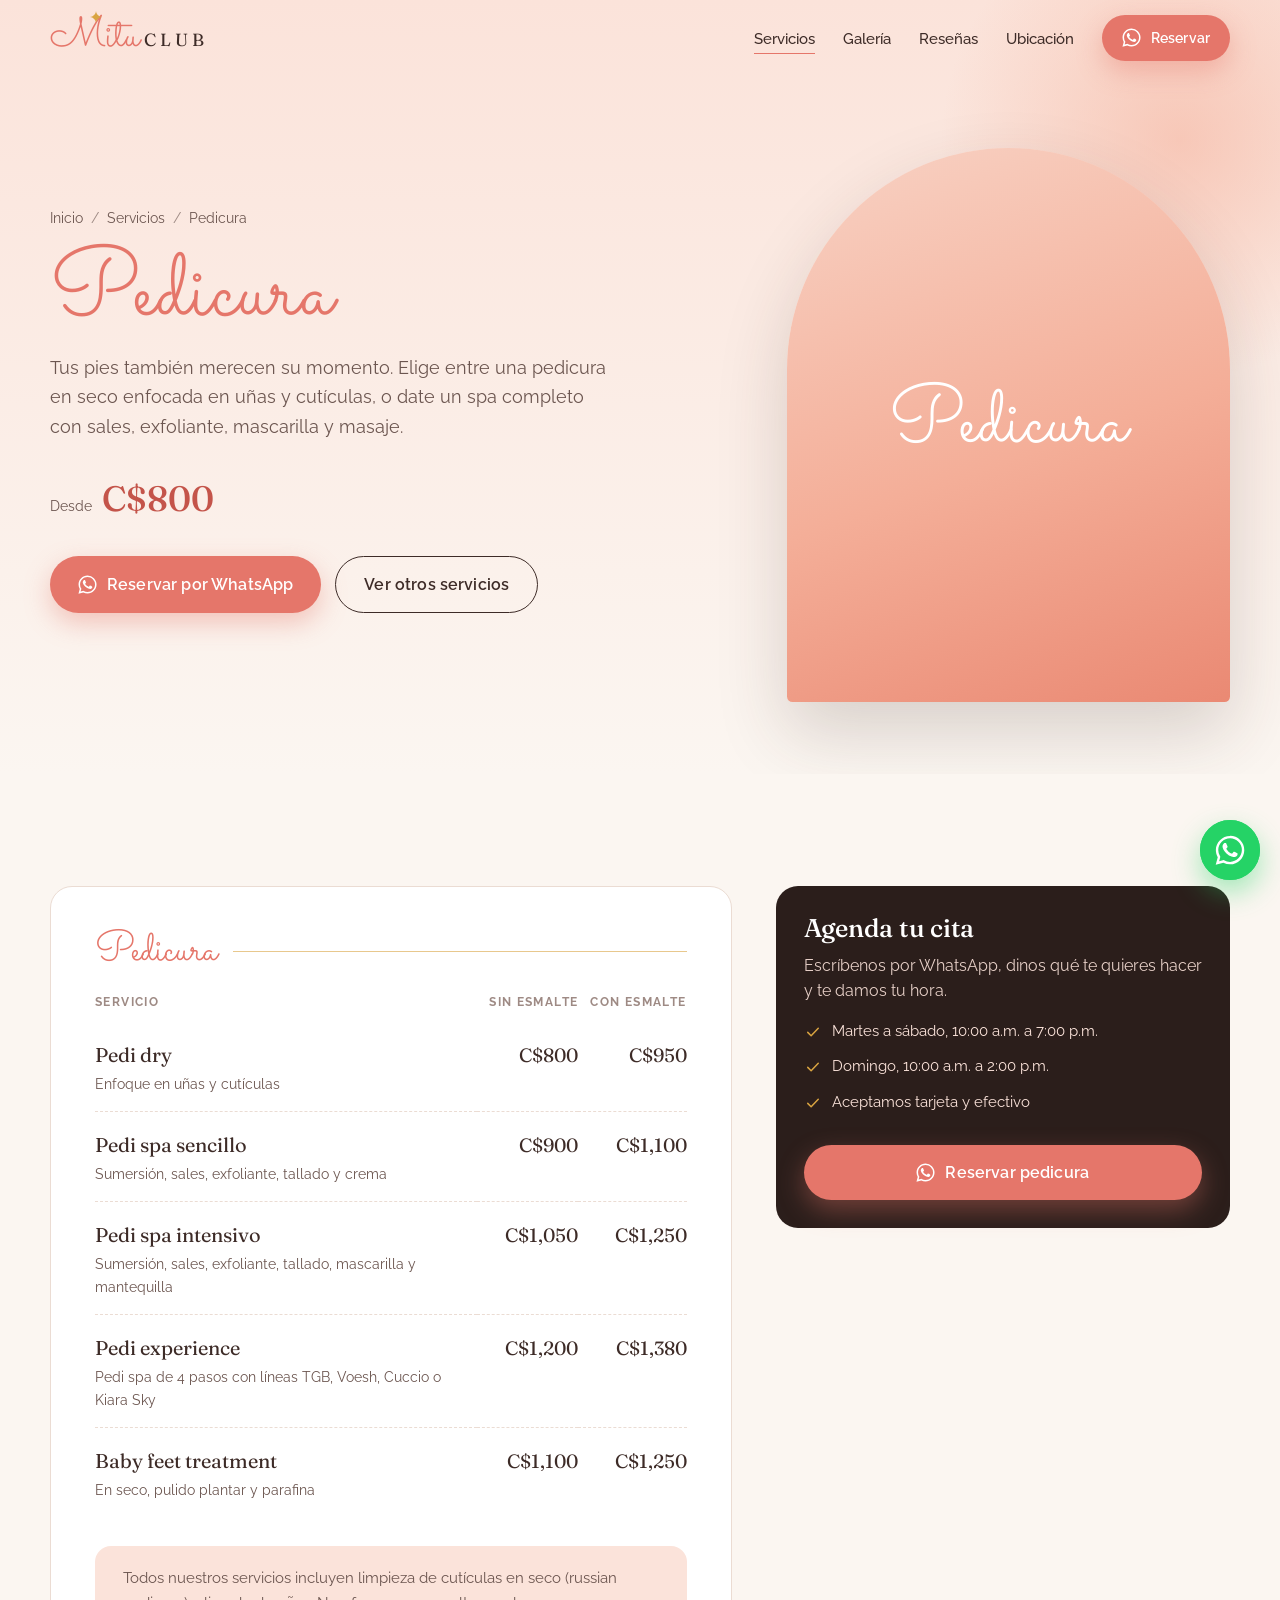
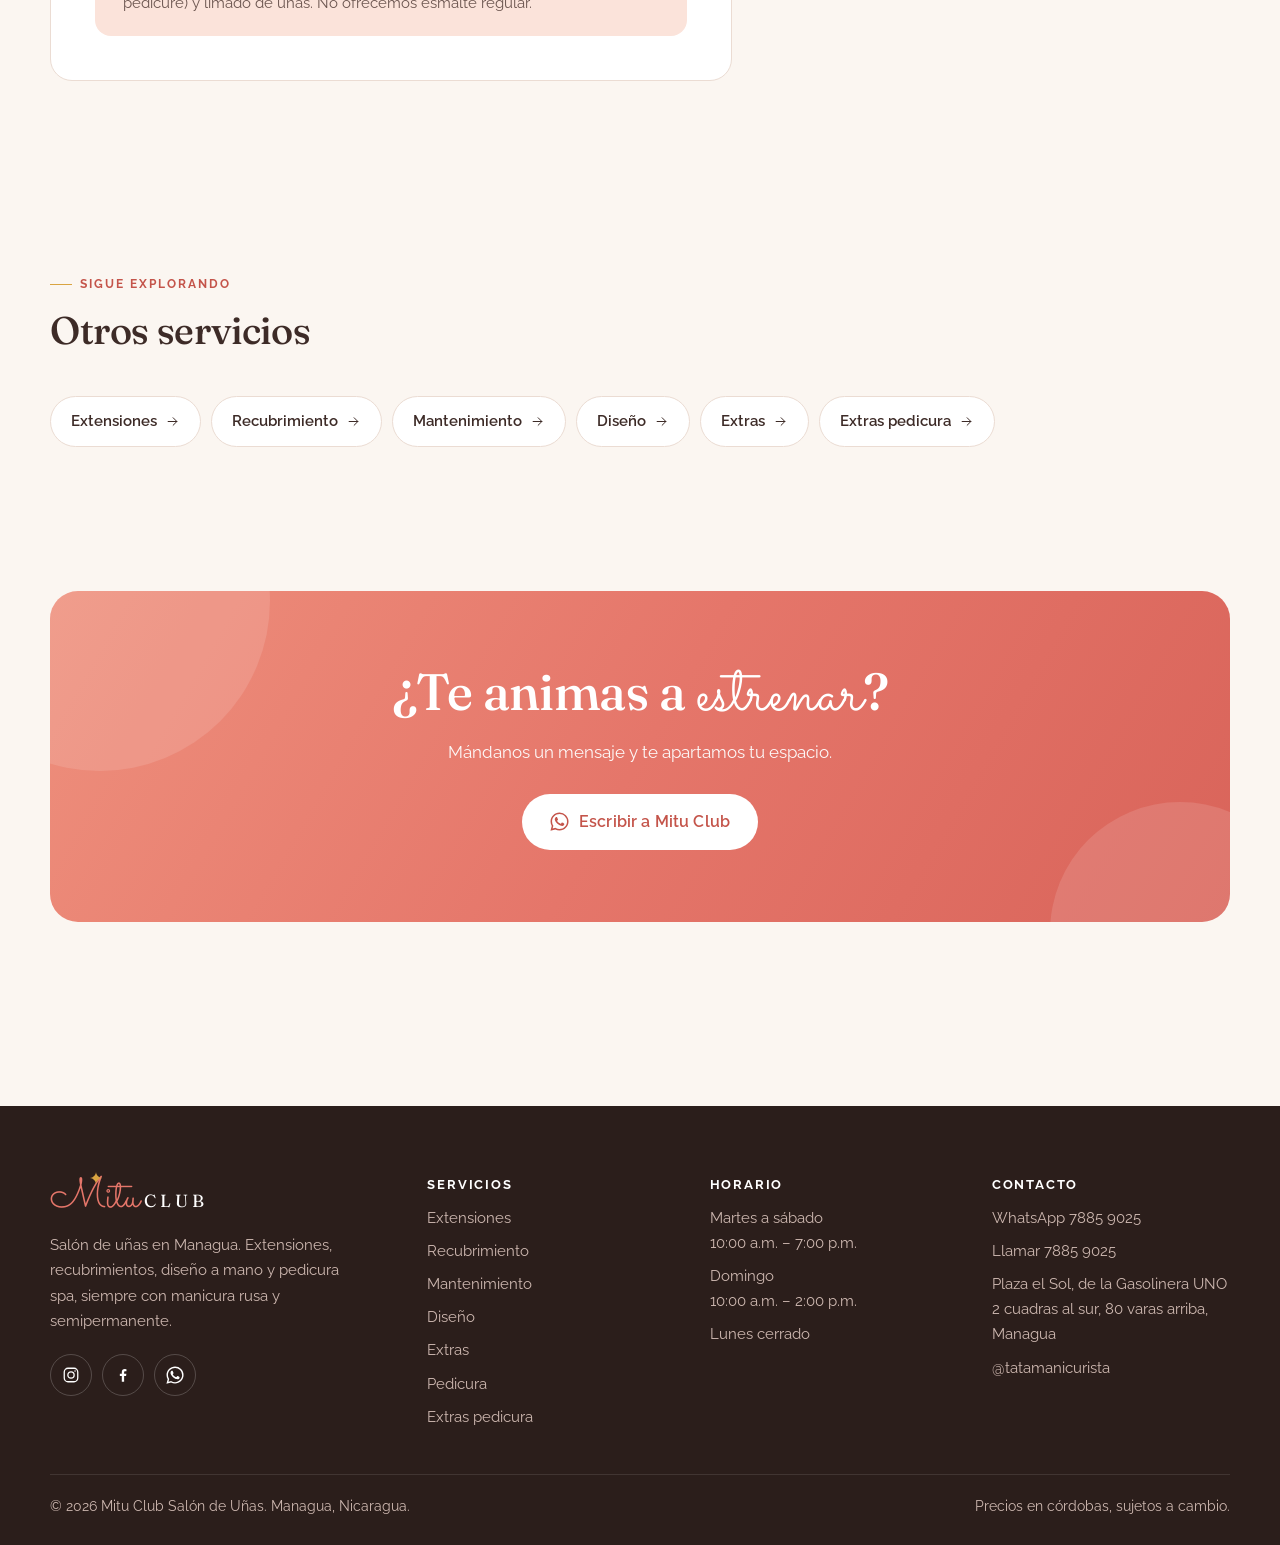
<file: servicios/pedicura.html>
<!doctype html>
<html lang="es" class="no-js">
<head>
<meta charset="utf-8">
<meta name="viewport" content="width=device-width, initial-scale=1">
<title>Pedicura en Managua: pedi spa, pedi dry y baby feet | Mitu Club</title>
<meta name="description" content="Pedicura en Managua desde C$800: pedi dry, pedi spa sencillo e intensivo, pedi experience y baby feet treatment. Russian pedicure incluida en Mitu Club.">
<link rel="canonical" href="https://davidr0824.github.io/mitu-club/servicios/pedicura.html">
<meta name="theme-color" content="#FBF6F1">
<meta property="og:type" content="website">
<meta property="og:locale" content="es_NI">
<meta property="og:site_name" content="Mitu Club Salón de Uñas">
<meta property="og:title" content="Pedicura en Managua: pedi spa, pedi dry y baby feet | Mitu Club">
<meta property="og:description" content="Pedicura en Managua desde C$800: pedi dry, pedi spa sencillo e intensivo, pedi experience y baby feet treatment. Russian pedicure incluida en Mitu Club.">
<meta property="og:url" content="https://davidr0824.github.io/mitu-club/servicios/pedicura.html">
<meta property="og:image" content="https://davidr0824.github.io/mitu-club/assets/img/galeria/unas-rosa-oro-cromo.jpg">
<link rel="icon" href="data:image/svg+xml,%3Csvg xmlns='http://www.w3.org/2000/svg' viewBox='0 0 64 64'%3E%3Crect width='64' height='64' rx='16' fill='%23E5766A'/%3E%3Cpath d='M32 10c1.2 12 10 20.8 22 22-12 1.2-20.8 10-22 22-1.2-12-10-20.8-22-22 12-1.2 20.8-10 22-22Z' fill='%23fff'/%3E%3C/svg%3E">
<link rel="preconnect" href="https://fonts.googleapis.com">
<link rel="preconnect" href="https://fonts.gstatic.com" crossorigin>
<link href="https://fonts.googleapis.com/css2?family=Fraunces:ital,opsz,wght@0,9..144,400;0,9..144,500;1,9..144,400;1,9..144,500&family=Raleway:wght@400;500;600;700&family=Sacramento&display=swap" rel="stylesheet">
<link rel="stylesheet" href="../css/styles.css">
<script type="application/ld+json">{"@context":"https://schema.org","@type":"NailSalon","name":"Mitu Club Salón de Uñas","image":"https://davidr0824.github.io/mitu-club/assets/img/galeria/unas-rosa-oro-cromo.jpg","url":"https://davidr0824.github.io/mitu-club/","telephone":"+50578859025","priceRange":"C$150 – C$1,450","address":{"@type":"PostalAddress","streetAddress":"Plaza el Sol, de la Gasolinera UNO 2 cuadras al sur, 80 varas arriba","addressLocality":"Managua","postalCode":"14035","addressCountry":"NI"},"geo":{"@type":"GeoCoordinates","latitude":12.1280834,"longitude":-86.2606583},"hasMap":"https://maps.google.com/?cid=15493119852081437505","openingHoursSpecification":[{"@type":"OpeningHoursSpecification","dayOfWeek":["Tuesday","Wednesday","Thursday","Friday","Saturday"],"opens":"10:00","closes":"19:00"},{"@type":"OpeningHoursSpecification","dayOfWeek":"Sunday","opens":"10:00","closes":"14:00"}],"aggregateRating":{"@type":"AggregateRating","ratingValue":"4.7","reviewCount":185},"sameAs":["https://www.facebook.com/mitu.clubbb/","https://www.instagram.com/tatamanicurista/"]}</script>
<script type="application/ld+json">{"@context":"https://schema.org","@type":"BreadcrumbList","itemListElement":[{"@type":"ListItem","position":1,"name":"Inicio","item":"https://davidr0824.github.io/mitu-club/"},{"@type":"ListItem","position":2,"name":"Servicios","item":"https://davidr0824.github.io/mitu-club/#servicios"},{"@type":"ListItem","position":3,"name":"Pedicura","item":"https://davidr0824.github.io/mitu-club/servicios/pedicura.html"}]}</script>
</head>
<body>
<a class="skip-link" href="#contenido">Saltar al contenido</a>
<header class="site-header">
  <div class="container header-inner">
    <a class="logo" href="../" aria-label="Mitu Club Salón de Uñas, inicio">
      <svg class="logo-spark" aria-hidden="true" viewBox="0 0 24 24" fill="currentColor"><path d="M12 0c.6 6.4 5.6 11.4 12 12-6.4.6-11.4 5.6-12 12-.6-6.4-5.6-11.4-12-12C6.4 11.4 11.4 6.4 12 0Z"/></svg>
      <span class="logo-script">Mitu</span><span class="logo-word">Club</span>
    </a>
    <nav class="nav" aria-label="Principal">
      <ul class="nav-links" id="menu">
        <li><a href="../#servicios" aria-current="page">Servicios</a></li>
        <li><a href="../#galeria">Galería</a></li>
        <li><a href="../#resenas">Reseñas</a></li>
        <li><a href="../#ubicacion">Ubicación</a></li>
      </ul>
      <a class="btn btn--primary btn--sm" href="https://wa.me/50578859025?text=%C2%A1Hola%20Mitu%20Club!%20Quiero%20agendar%20una%20cita%20para%20mis%20u%C3%B1as." target="_blank" rel="noopener"><svg class="icon" aria-hidden="true" viewBox="0 0 24 24" fill="currentColor"><path d="M17.47 14.38c-.3-.15-1.75-.86-2.02-.96-.27-.1-.47-.15-.67.15-.2.3-.77.96-.94 1.16-.17.2-.35.22-.64.07-.3-.15-1.26-.46-2.39-1.48-.88-.79-1.48-1.76-1.65-2.06-.17-.3-.02-.46.13-.6.13-.14.3-.35.45-.52.15-.17.2-.3.3-.5.1-.2.05-.37-.03-.52-.07-.15-.67-1.6-.92-2.2-.24-.58-.49-.5-.67-.5h-.57c-.2 0-.52.07-.79.37-.27.3-1.04 1.02-1.04 2.48 0 1.46 1.07 2.88 1.21 3.08.15.2 2.1 3.2 5.08 4.49.71.31 1.26.49 1.69.63.71.22 1.36.19 1.87.12.57-.09 1.75-.72 2-1.41.25-.69.25-1.29.17-1.41-.07-.12-.27-.2-.57-.35M12.05 21.5h-.01a9.43 9.43 0 0 1-4.8-1.31l-.35-.2-3.57.93.95-3.48-.22-.36a9.41 9.41 0 0 1-1.44-5.02c0-5.2 4.24-9.43 9.45-9.43 2.52 0 4.89.98 6.67 2.77a9.37 9.37 0 0 1 2.76 6.67c0 5.2-4.24 9.43-9.44 9.43m8.04-17.47A11.3 11.3 0 0 0 12.05.7C5.78.7.68 5.8.68 12.06c0 2 .52 3.96 1.52 5.68L.58 23.7l6.1-1.6a11.36 11.36 0 0 0 5.37 1.37h.01c6.26 0 11.36-5.1 11.36-11.37 0-3.03-1.18-5.89-3.33-8.04"/></svg> Reservar</a>
      <button class="nav-toggle" aria-label="Abrir menú" aria-expanded="false" aria-controls="menu"><span></span></button>
    </nav>
  </div>
</header>
<main id="contenido">
  <section class="page-hero hero">
    <div class="container page-hero-grid">
      <div>
        <ol class="breadcrumb" data-hero>
          <li><a href="../">Inicio</a></li>
          <li><a href="../#servicios">Servicios</a></li>
          <li aria-current="page">Pedicura</li>
        </ol>
        <h1 class="page-title" data-hero style="--d:.1s"><span class="script">Pedicura</span></h1>
        <p class="page-lead" data-hero style="--d:.2s">Tus pies también merecen su momento. Elige entre una pedicura en seco enfocada en uñas y cutículas, o date un spa completo con sales, exfoliante, mascarilla y masaje.</p>
        <div data-hero style="--d:.3s"><div class="from-price"><span>Desde</span><strong>C$800</strong></div></div>
        <div class="hero-actions" data-hero style="--d:.4s">
          <a class="btn btn--primary" href="https://wa.me/50578859025?text=%C2%A1Hola%20Mitu%20Club!%20Quiero%20agendar%20una%20cita%20de%20pedicura." target="_blank" rel="noopener"><svg class="icon" aria-hidden="true" viewBox="0 0 24 24" fill="currentColor"><path d="M17.47 14.38c-.3-.15-1.75-.86-2.02-.96-.27-.1-.47-.15-.67.15-.2.3-.77.96-.94 1.16-.17.2-.35.22-.64.07-.3-.15-1.26-.46-2.39-1.48-.88-.79-1.48-1.76-1.65-2.06-.17-.3-.02-.46.13-.6.13-.14.3-.35.45-.52.15-.17.2-.3.3-.5.1-.2.05-.37-.03-.52-.07-.15-.67-1.6-.92-2.2-.24-.58-.49-.5-.67-.5h-.57c-.2 0-.52.07-.79.37-.27.3-1.04 1.02-1.04 2.48 0 1.46 1.07 2.88 1.21 3.08.15.2 2.1 3.2 5.08 4.49.71.31 1.26.49 1.69.63.71.22 1.36.19 1.87.12.57-.09 1.75-.72 2-1.41.25-.69.25-1.29.17-1.41-.07-.12-.27-.2-.57-.35M12.05 21.5h-.01a9.43 9.43 0 0 1-4.8-1.31l-.35-.2-3.57.93.95-3.48-.22-.36a9.41 9.41 0 0 1-1.44-5.02c0-5.2 4.24-9.43 9.45-9.43 2.52 0 4.89.98 6.67 2.77a9.37 9.37 0 0 1 2.76 6.67c0 5.2-4.24 9.43-9.44 9.43m8.04-17.47A11.3 11.3 0 0 0 12.05.7C5.78.7.68 5.8.68 12.06c0 2 .52 3.96 1.52 5.68L.58 23.7l6.1-1.6a11.36 11.36 0 0 0 5.37 1.37h.01c6.26 0 11.36-5.1 11.36-11.37 0-3.03-1.18-5.89-3.33-8.04"/></svg> Reservar por WhatsApp</a>
          <a class="btn btn--ghost" href="../#servicios">Ver otros servicios</a>
        </div>
      </div>
      <div class="page-hero-media page-hero-media--art" data-hero><span class="script">Pedicura</span></div>
    </div>
  </section>

  <section class="section" aria-label="Lista de precios de Pedicura">
    <div class="container menu-layout">
      <div class="menu-card" data-reveal>
          <div class="menu-group">
            <h2 class="menu-group-title">Pedicura</h2>
            <table class="price-table">
              <thead><tr><th scope="col">Servicio</th><th scope="col">Sin esmalte</th><th scope="col">Con esmalte</th></tr></thead>
              <tbody>
              <tr><td>Pedi dry<small>Enfoque en uñas y cutículas</small></td><td data-label="Sin esmalte">C$800</td><td data-label="Con esmalte">C$950</td></tr>
              <tr><td>Pedi spa sencillo<small>Sumersión, sales, exfoliante, tallado y crema</small></td><td data-label="Sin esmalte">C$900</td><td data-label="Con esmalte">C$1,100</td></tr>
              <tr><td>Pedi spa intensivo<small>Sumersión, sales, exfoliante, tallado, mascarilla y mantequilla</small></td><td data-label="Sin esmalte">C$1,050</td><td data-label="Con esmalte">C$1,250</td></tr>
              <tr><td>Pedi experience<small>Pedi spa de 4 pasos con líneas TGB, Voesh, Cuccio o Kiara Sky</small></td><td data-label="Sin esmalte">C$1,200</td><td data-label="Con esmalte">C$1,380</td></tr>
              <tr><td>Baby feet treatment<small>En seco, pulido plantar y parafina</small></td><td data-label="Sin esmalte">C$1,100</td><td data-label="Con esmalte">C$1,250</td></tr>
              </tbody>
            </table>
          </div>
        <div class="menu-note"><p>Todos nuestros servicios incluyen limpieza de cutículas en seco (russian pedicure) y limado de uñas. No ofrecemos esmalte regular.</p></div>
      </div>
      <aside class="menu-aside" data-reveal style="--d:.1s">
        <div class="aside-card">
          <h3>Agenda tu cita</h3>
          <p>Escríbenos por WhatsApp, dinos qué te quieres hacer y te damos tu hora.</p>
          <ul class="aside-list">
            <li><svg class="icon" aria-hidden="true" viewBox="0 0 24 24" fill="none" stroke="currentColor" stroke-width="2" stroke-linecap="round" stroke-linejoin="round"><path d="M5 12.5l4.5 4.5L19 7"/></svg><span>Martes a sábado, 10:00 a.m. a 7:00 p.m.</span></li>
            <li><svg class="icon" aria-hidden="true" viewBox="0 0 24 24" fill="none" stroke="currentColor" stroke-width="2" stroke-linecap="round" stroke-linejoin="round"><path d="M5 12.5l4.5 4.5L19 7"/></svg><span>Domingo, 10:00 a.m. a 2:00 p.m.</span></li>
            <li><svg class="icon" aria-hidden="true" viewBox="0 0 24 24" fill="none" stroke="currentColor" stroke-width="2" stroke-linecap="round" stroke-linejoin="round"><path d="M5 12.5l4.5 4.5L19 7"/></svg><span>Aceptamos tarjeta y efectivo</span></li>
          </ul>
          <a class="btn btn--primary btn--block" href="https://wa.me/50578859025?text=%C2%A1Hola%20Mitu%20Club!%20Quiero%20agendar%20una%20cita%20de%20pedicura." target="_blank" rel="noopener"><svg class="icon" aria-hidden="true" viewBox="0 0 24 24" fill="currentColor"><path d="M17.47 14.38c-.3-.15-1.75-.86-2.02-.96-.27-.1-.47-.15-.67.15-.2.3-.77.96-.94 1.16-.17.2-.35.22-.64.07-.3-.15-1.26-.46-2.39-1.48-.88-.79-1.48-1.76-1.65-2.06-.17-.3-.02-.46.13-.6.13-.14.3-.35.45-.52.15-.17.2-.3.3-.5.1-.2.05-.37-.03-.52-.07-.15-.67-1.6-.92-2.2-.24-.58-.49-.5-.67-.5h-.57c-.2 0-.52.07-.79.37-.27.3-1.04 1.02-1.04 2.48 0 1.46 1.07 2.88 1.21 3.08.15.2 2.1 3.2 5.08 4.49.71.31 1.26.49 1.69.63.71.22 1.36.19 1.87.12.57-.09 1.75-.72 2-1.41.25-.69.25-1.29.17-1.41-.07-.12-.27-.2-.57-.35M12.05 21.5h-.01a9.43 9.43 0 0 1-4.8-1.31l-.35-.2-3.57.93.95-3.48-.22-.36a9.41 9.41 0 0 1-1.44-5.02c0-5.2 4.24-9.43 9.45-9.43 2.52 0 4.89.98 6.67 2.77a9.37 9.37 0 0 1 2.76 6.67c0 5.2-4.24 9.43-9.44 9.43m8.04-17.47A11.3 11.3 0 0 0 12.05.7C5.78.7.68 5.8.68 12.06c0 2 .52 3.96 1.52 5.68L.58 23.7l6.1-1.6a11.36 11.36 0 0 0 5.37 1.37h.01c6.26 0 11.36-5.1 11.36-11.37 0-3.03-1.18-5.89-3.33-8.04"/></svg> Reservar pedicura</a>
        </div>
        
      </aside>
    </div>
  </section>

  <section class="section section--tight" aria-labelledby="otros-title">
    <div class="container">
      <div class="section-head" data-reveal>
        <span class="eyebrow">Sigue explorando</span>
        <h2 class="section-title" id="otros-title" style="font-size:clamp(1.7rem,3.4vw,2.4rem)">Otros servicios</h2>
      </div>
      <div class="other-services" data-reveal>
        <a href="extensiones.html">Extensiones <svg class="icon" aria-hidden="true" viewBox="0 0 24 24" fill="none" stroke="currentColor" stroke-width="1.6" stroke-linecap="round" stroke-linejoin="round"><path d="M5 12h14M13 6l6 6-6 6"/></svg></a>
        <a href="recubrimiento.html">Recubrimiento <svg class="icon" aria-hidden="true" viewBox="0 0 24 24" fill="none" stroke="currentColor" stroke-width="1.6" stroke-linecap="round" stroke-linejoin="round"><path d="M5 12h14M13 6l6 6-6 6"/></svg></a>
        <a href="mantenimiento.html">Mantenimiento <svg class="icon" aria-hidden="true" viewBox="0 0 24 24" fill="none" stroke="currentColor" stroke-width="1.6" stroke-linecap="round" stroke-linejoin="round"><path d="M5 12h14M13 6l6 6-6 6"/></svg></a>
        <a href="diseno.html">Diseño <svg class="icon" aria-hidden="true" viewBox="0 0 24 24" fill="none" stroke="currentColor" stroke-width="1.6" stroke-linecap="round" stroke-linejoin="round"><path d="M5 12h14M13 6l6 6-6 6"/></svg></a>
        <a href="extras.html">Extras <svg class="icon" aria-hidden="true" viewBox="0 0 24 24" fill="none" stroke="currentColor" stroke-width="1.6" stroke-linecap="round" stroke-linejoin="round"><path d="M5 12h14M13 6l6 6-6 6"/></svg></a>
        <a href="extras-pedicura.html">Extras pedicura <svg class="icon" aria-hidden="true" viewBox="0 0 24 24" fill="none" stroke="currentColor" stroke-width="1.6" stroke-linecap="round" stroke-linejoin="round"><path d="M5 12h14M13 6l6 6-6 6"/></svg></a>
      </div>
    </div>
  </section>

  <section class="section section--tight">
    <div class="container">
      <div class="cta-band" data-reveal>
        <h2>¿Te animas a <span class="script">estrenar</span>?</h2>
        <p>Mándanos un mensaje y te apartamos tu espacio.</p>
        <a class="btn btn--light" href="https://wa.me/50578859025?text=%C2%A1Hola%20Mitu%20Club!%20Quiero%20agendar%20una%20cita%20de%20pedicura." target="_blank" rel="noopener"><svg class="icon" aria-hidden="true" viewBox="0 0 24 24" fill="currentColor"><path d="M17.47 14.38c-.3-.15-1.75-.86-2.02-.96-.27-.1-.47-.15-.67.15-.2.3-.77.96-.94 1.16-.17.2-.35.22-.64.07-.3-.15-1.26-.46-2.39-1.48-.88-.79-1.48-1.76-1.65-2.06-.17-.3-.02-.46.13-.6.13-.14.3-.35.45-.52.15-.17.2-.3.3-.5.1-.2.05-.37-.03-.52-.07-.15-.67-1.6-.92-2.2-.24-.58-.49-.5-.67-.5h-.57c-.2 0-.52.07-.79.37-.27.3-1.04 1.02-1.04 2.48 0 1.46 1.07 2.88 1.21 3.08.15.2 2.1 3.2 5.08 4.49.71.31 1.26.49 1.69.63.71.22 1.36.19 1.87.12.57-.09 1.75-.72 2-1.41.25-.69.25-1.29.17-1.41-.07-.12-.27-.2-.57-.35M12.05 21.5h-.01a9.43 9.43 0 0 1-4.8-1.31l-.35-.2-3.57.93.95-3.48-.22-.36a9.41 9.41 0 0 1-1.44-5.02c0-5.2 4.24-9.43 9.45-9.43 2.52 0 4.89.98 6.67 2.77a9.37 9.37 0 0 1 2.76 6.67c0 5.2-4.24 9.43-9.44 9.43m8.04-17.47A11.3 11.3 0 0 0 12.05.7C5.78.7.68 5.8.68 12.06c0 2 .52 3.96 1.52 5.68L.58 23.7l6.1-1.6a11.36 11.36 0 0 0 5.37 1.37h.01c6.26 0 11.36-5.1 11.36-11.37 0-3.03-1.18-5.89-3.33-8.04"/></svg> Escribir a Mitu Club</a>
      </div>
    </div>
  </section>
</main>
<footer class="site-footer">
  <div class="container">
    <div class="footer-grid">
      <div>
        <a class="logo" href="../" aria-label="Mitu Club Salón de Uñas, inicio"><svg class="logo-spark" aria-hidden="true" viewBox="0 0 24 24" fill="currentColor"><path d="M12 0c.6 6.4 5.6 11.4 12 12-6.4.6-11.4 5.6-12 12-.6-6.4-5.6-11.4-12-12C6.4 11.4 11.4 6.4 12 0Z"/></svg><span class="logo-script">Mitu</span><span class="logo-word">Club</span></a>
        <p class="footer-about">Salón de uñas en Managua. Extensiones, recubrimientos, diseño a mano y pedicura spa, siempre con manicura rusa y semipermanente.</p>
        <div class="socials">
          <a href="https://www.instagram.com/tatamanicurista/" target="_blank" rel="noopener" aria-label="Instagram @tatamanicurista"><svg class="icon" aria-hidden="true" viewBox="0 0 24 24" fill="none" stroke="currentColor" stroke-width="1.7"><rect x="3" y="3" width="18" height="18" rx="5"/><circle cx="12" cy="12" r="4.2"/><circle cx="17.4" cy="6.6" r="1" fill="currentColor" stroke="none"/></svg></a>
          <a href="https://www.facebook.com/mitu.clubbb/" target="_blank" rel="noopener" aria-label="Facebook de Mitu Club"><svg class="icon" aria-hidden="true" viewBox="0 0 24 24" fill="currentColor"><path d="M13.5 21v-7.7h2.6l.4-3h-3V8.4c0-.87.24-1.46 1.5-1.46h1.6V4.25A21 21 0 0 0 14.27 4.1c-2.3 0-3.87 1.4-3.87 3.98v2.22H7.8v3h2.6V21h3.1Z"/></svg></a>
          <a href="https://wa.me/50578859025?text=%C2%A1Hola%20Mitu%20Club!%20Quiero%20agendar%20una%20cita%20para%20mis%20u%C3%B1as." target="_blank" rel="noopener" aria-label="WhatsApp de Mitu Club"><svg class="icon" aria-hidden="true" viewBox="0 0 24 24" fill="currentColor"><path d="M17.47 14.38c-.3-.15-1.75-.86-2.02-.96-.27-.1-.47-.15-.67.15-.2.3-.77.96-.94 1.16-.17.2-.35.22-.64.07-.3-.15-1.26-.46-2.39-1.48-.88-.79-1.48-1.76-1.65-2.06-.17-.3-.02-.46.13-.6.13-.14.3-.35.45-.52.15-.17.2-.3.3-.5.1-.2.05-.37-.03-.52-.07-.15-.67-1.6-.92-2.2-.24-.58-.49-.5-.67-.5h-.57c-.2 0-.52.07-.79.37-.27.3-1.04 1.02-1.04 2.48 0 1.46 1.07 2.88 1.21 3.08.15.2 2.1 3.2 5.08 4.49.71.31 1.26.49 1.69.63.71.22 1.36.19 1.87.12.57-.09 1.75-.72 2-1.41.25-.69.25-1.29.17-1.41-.07-.12-.27-.2-.57-.35M12.05 21.5h-.01a9.43 9.43 0 0 1-4.8-1.31l-.35-.2-3.57.93.95-3.48-.22-.36a9.41 9.41 0 0 1-1.44-5.02c0-5.2 4.24-9.43 9.45-9.43 2.52 0 4.89.98 6.67 2.77a9.37 9.37 0 0 1 2.76 6.67c0 5.2-4.24 9.43-9.44 9.43m8.04-17.47A11.3 11.3 0 0 0 12.05.7C5.78.7.68 5.8.68 12.06c0 2 .52 3.96 1.52 5.68L.58 23.7l6.1-1.6a11.36 11.36 0 0 0 5.37 1.37h.01c6.26 0 11.36-5.1 11.36-11.37 0-3.03-1.18-5.89-3.33-8.04"/></svg></a>
        </div>
      </div>
      <div>
        <h4>Servicios</h4>
        <ul>
          <li><a href="../servicios/extensiones.html">Extensiones</a></li>
          <li><a href="../servicios/recubrimiento.html">Recubrimiento</a></li>
          <li><a href="../servicios/mantenimiento.html">Mantenimiento</a></li>
          <li><a href="../servicios/diseno.html">Diseño</a></li>
          <li><a href="../servicios/extras.html">Extras</a></li>
          <li><a href="../servicios/pedicura.html">Pedicura</a></li>
          <li><a href="../servicios/extras-pedicura.html">Extras pedicura</a></li>
        </ul>
      </div>
      <div>
        <h4>Horario</h4>
        <ul>
          <li>Martes a sábado<br>10:00 a.m. – 7:00 p.m.</li>
          <li>Domingo<br>10:00 a.m. – 2:00 p.m.</li>
          <li>Lunes cerrado</li>
        </ul>
      </div>
      <div>
        <h4>Contacto</h4>
        <ul>
          <li><a href="https://wa.me/50578859025?text=%C2%A1Hola%20Mitu%20Club!%20Quiero%20agendar%20una%20cita%20para%20mis%20u%C3%B1as." target="_blank" rel="noopener">WhatsApp 7885 9025</a></li>
          <li><a href="tel:+50578859025">Llamar 7885 9025</a></li>
          <li><a href="https://maps.google.com/?cid=15493119852081437505" target="_blank" rel="noopener">Plaza el Sol, de la Gasolinera UNO 2 cuadras al sur, 80 varas arriba, Managua</a></li>
          <li><a href="https://www.instagram.com/tatamanicurista/" target="_blank" rel="noopener">@tatamanicurista</a></li>
        </ul>
      </div>
    </div>
    <div class="footer-bottom">
      <span>© <span data-year>2026</span> Mitu Club Salón de Uñas. Managua, Nicaragua.</span>
      <span>Precios en córdobas, sujetos a cambio.</span>
    </div>
  </div>
</footer>
<a class="wa-float" href="https://wa.me/50578859025?text=%C2%A1Hola%20Mitu%20Club!%20Quiero%20agendar%20una%20cita%20para%20mis%20u%C3%B1as." target="_blank" rel="noopener" aria-label="Escríbenos por WhatsApp"><svg class="icon" aria-hidden="true" viewBox="0 0 24 24" fill="currentColor"><path d="M17.47 14.38c-.3-.15-1.75-.86-2.02-.96-.27-.1-.47-.15-.67.15-.2.3-.77.96-.94 1.16-.17.2-.35.22-.64.07-.3-.15-1.26-.46-2.39-1.48-.88-.79-1.48-1.76-1.65-2.06-.17-.3-.02-.46.13-.6.13-.14.3-.35.45-.52.15-.17.2-.3.3-.5.1-.2.05-.37-.03-.52-.07-.15-.67-1.6-.92-2.2-.24-.58-.49-.5-.67-.5h-.57c-.2 0-.52.07-.79.37-.27.3-1.04 1.02-1.04 2.48 0 1.46 1.07 2.88 1.21 3.08.15.2 2.1 3.2 5.08 4.49.71.31 1.26.49 1.69.63.71.22 1.36.19 1.87.12.57-.09 1.75-.72 2-1.41.25-.69.25-1.29.17-1.41-.07-.12-.27-.2-.57-.35M12.05 21.5h-.01a9.43 9.43 0 0 1-4.8-1.31l-.35-.2-3.57.93.95-3.48-.22-.36a9.41 9.41 0 0 1-1.44-5.02c0-5.2 4.24-9.43 9.45-9.43 2.52 0 4.89.98 6.67 2.77a9.37 9.37 0 0 1 2.76 6.67c0 5.2-4.24 9.43-9.44 9.43m8.04-17.47A11.3 11.3 0 0 0 12.05.7C5.78.7.68 5.8.68 12.06c0 2 .52 3.96 1.52 5.68L.58 23.7l6.1-1.6a11.36 11.36 0 0 0 5.37 1.37h.01c6.26 0 11.36-5.1 11.36-11.37 0-3.03-1.18-5.89-3.33-8.04"/></svg><span class="wa-float-label">¿Agendamos tu cita?</span></a>
<script src="../js/main.js" defer></script>
</body>
</html>
</file>
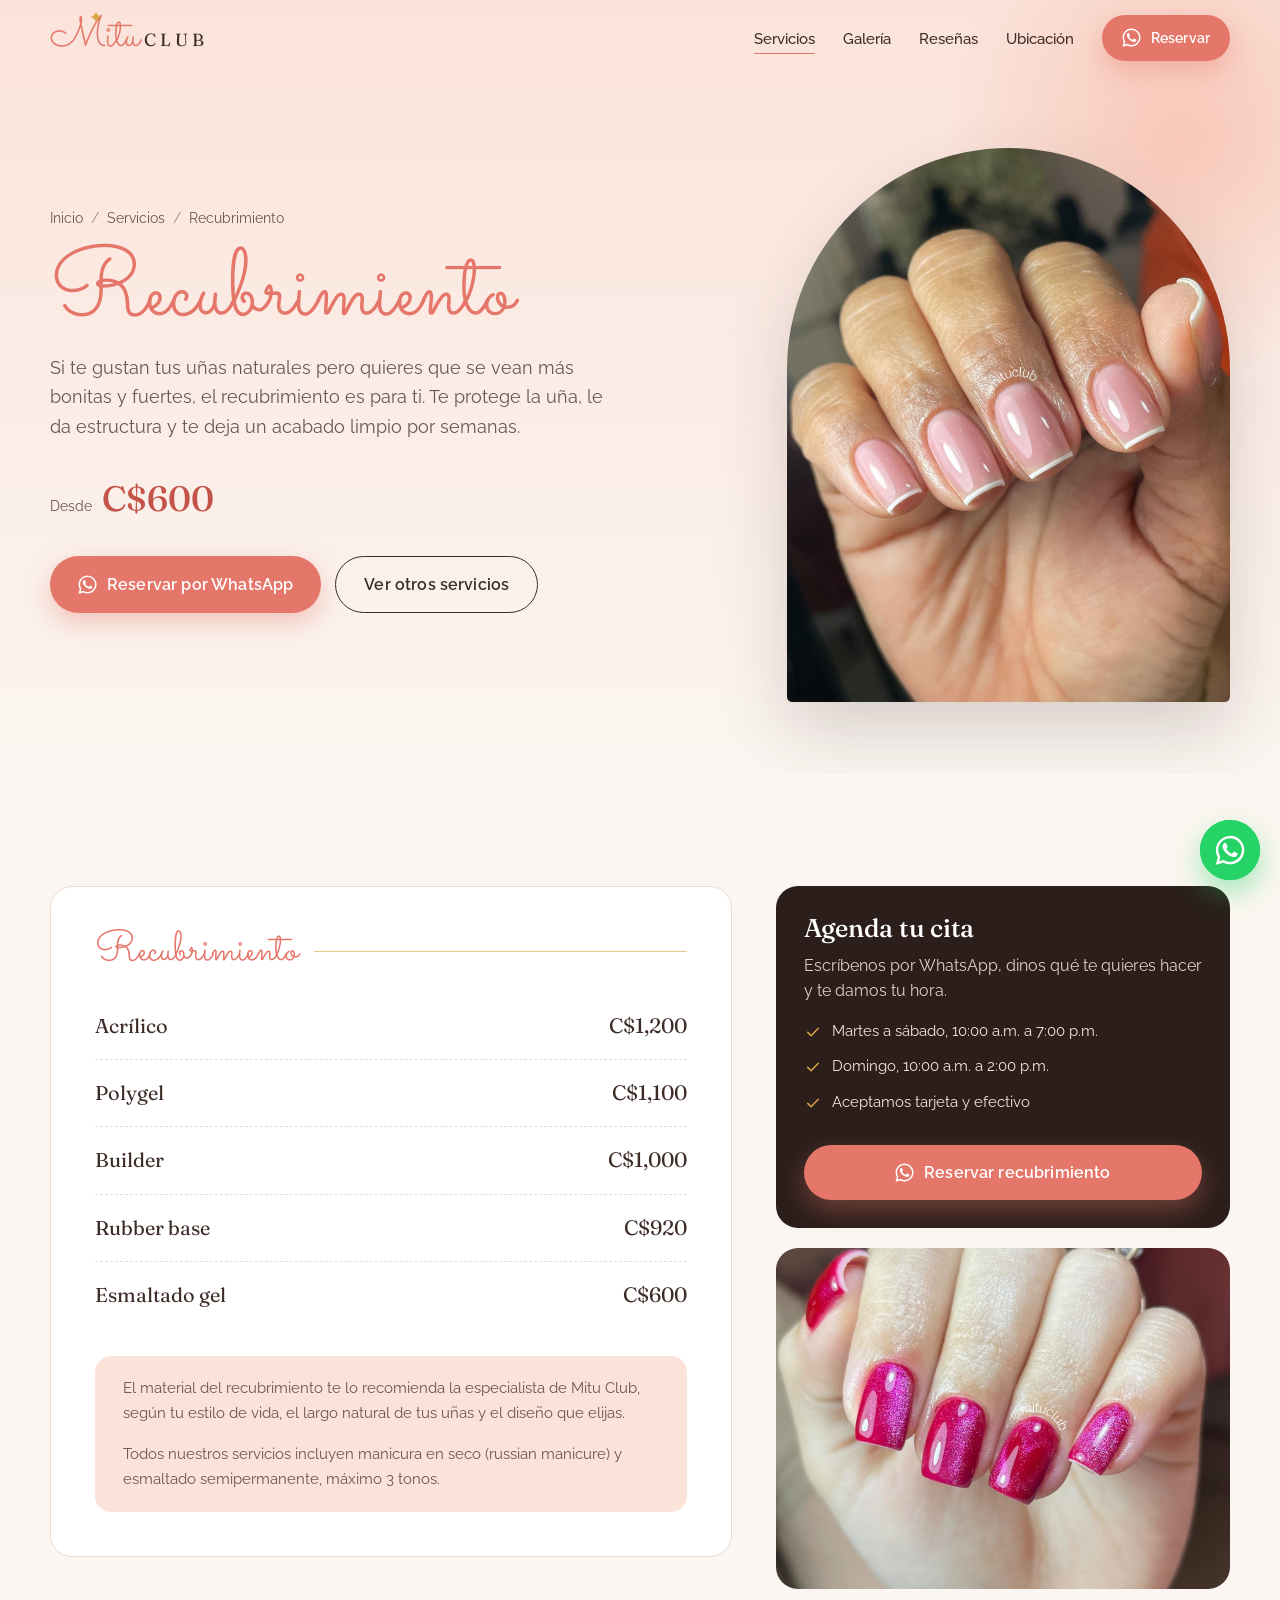
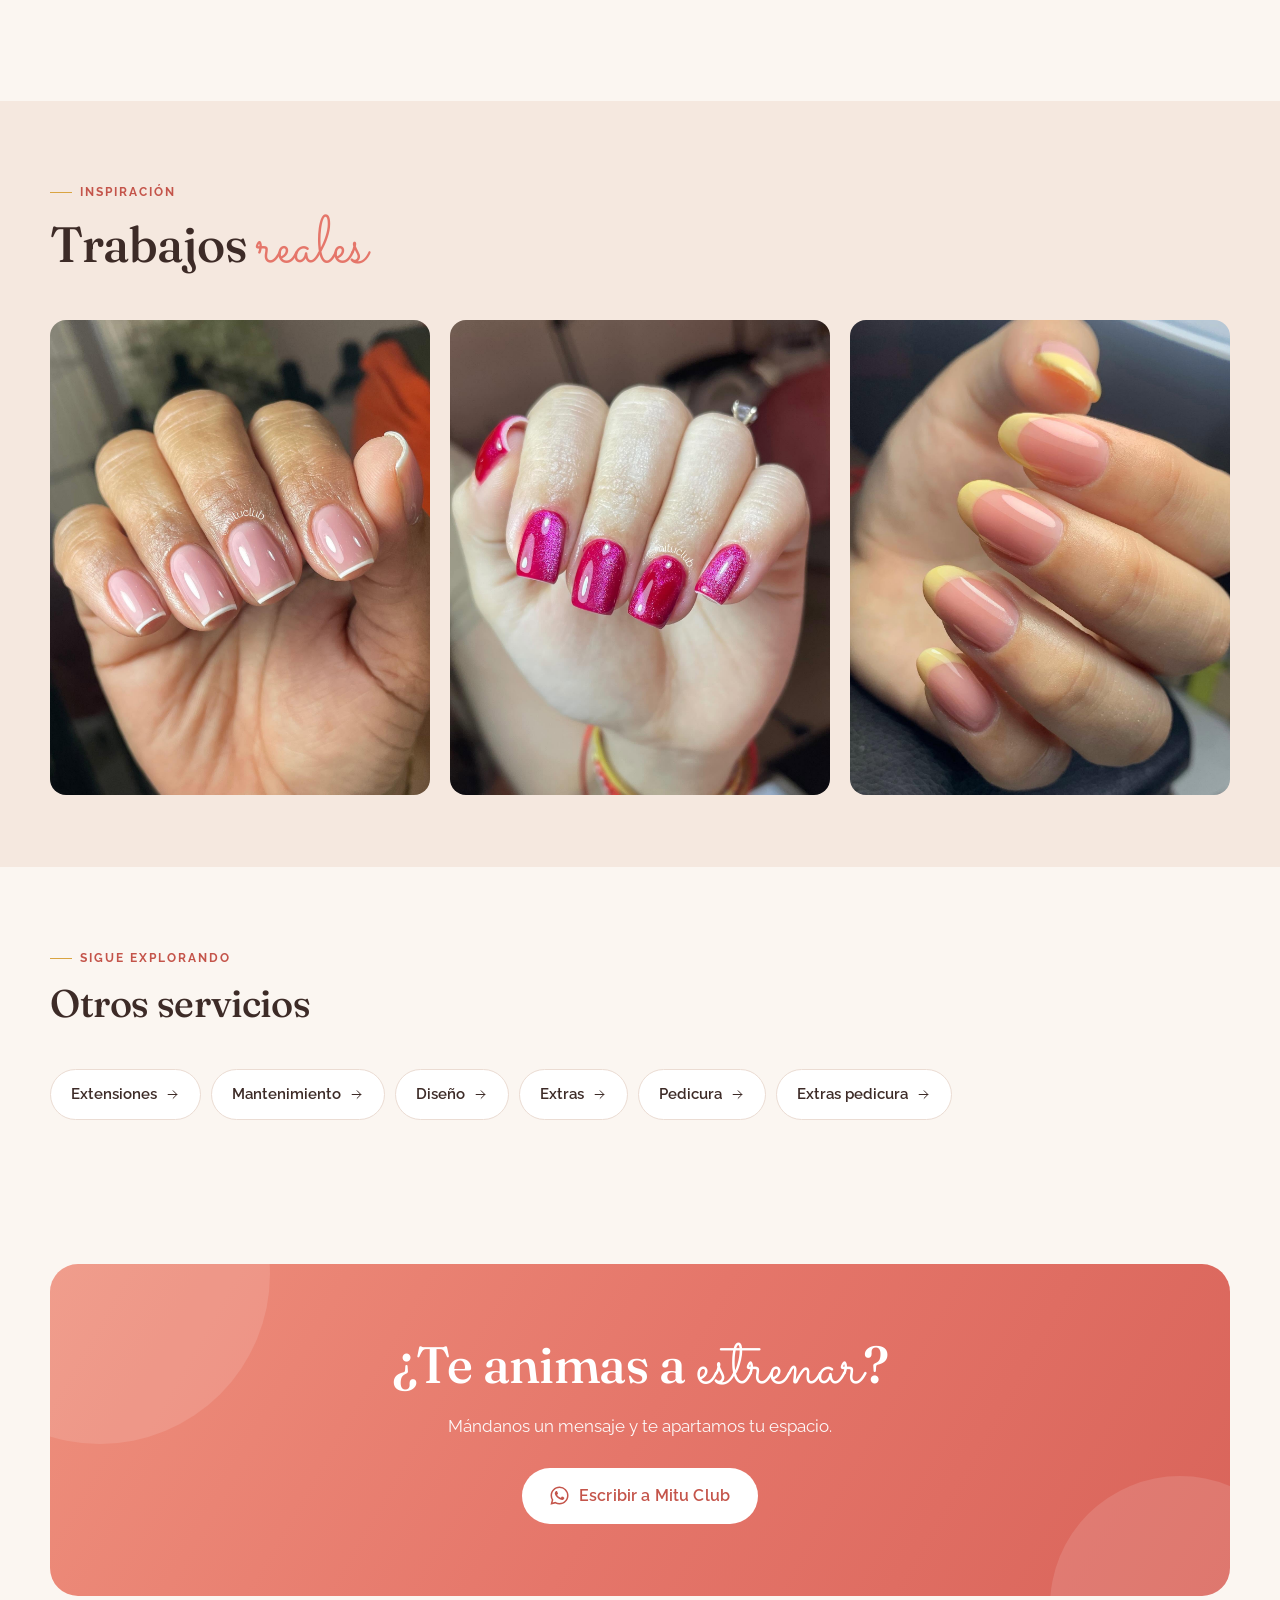
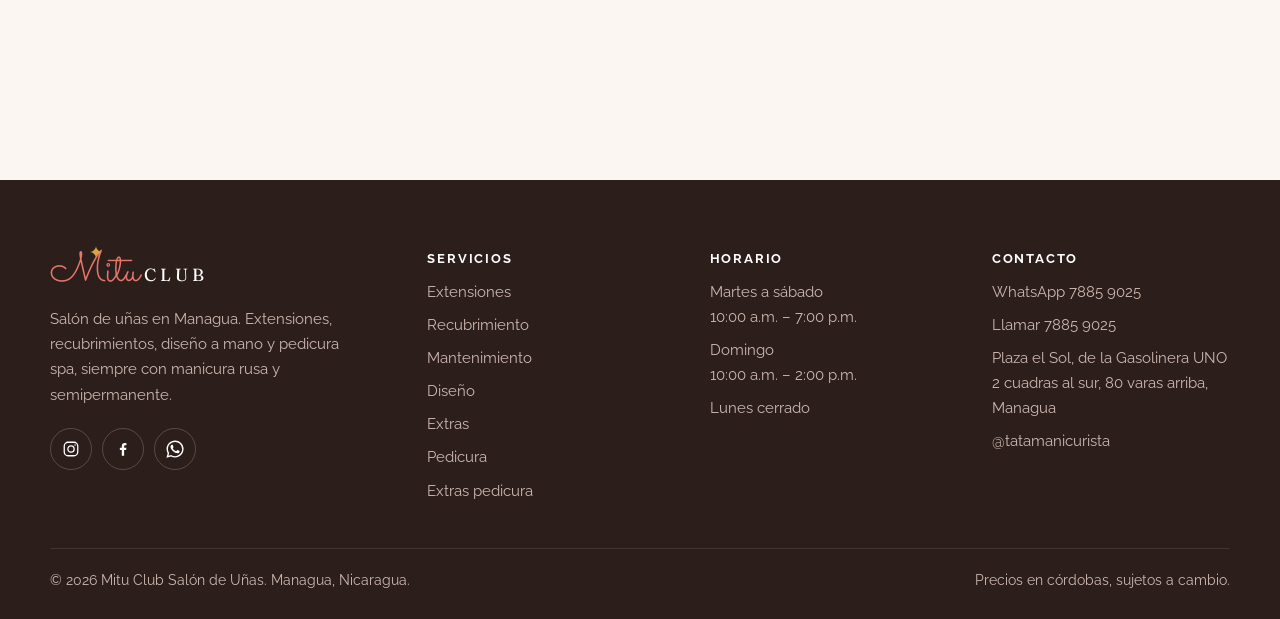
<file: servicios/recubrimiento.html>
<!doctype html>
<html lang="es" class="no-js">
<head>
<meta charset="utf-8">
<meta name="viewport" content="width=device-width, initial-scale=1">
<title>Recubrimiento de uñas en Managua: rubber base, builder y más | Mitu Club</title>
<meta name="description" content="Recubrimiento de uñas naturales en Managua desde C$600: rubber base, builder, polygel, acrílico y esmaltado gel. Manicura rusa incluida en Mitu Club.">
<link rel="canonical" href="https://davidr0824.github.io/mitu-club/servicios/recubrimiento.html">
<meta name="theme-color" content="#FBF6F1">
<meta property="og:type" content="website">
<meta property="og:locale" content="es_NI">
<meta property="og:site_name" content="Mitu Club Salón de Uñas">
<meta property="og:title" content="Recubrimiento de uñas en Managua: rubber base, builder y más | Mitu Club">
<meta property="og:description" content="Recubrimiento de uñas naturales en Managua desde C$600: rubber base, builder, polygel, acrílico y esmaltado gel. Manicura rusa incluida en Mitu Club.">
<meta property="og:url" content="https://davidr0824.github.io/mitu-club/servicios/recubrimiento.html">
<meta property="og:image" content="https://davidr0824.github.io/mitu-club/assets/img/galeria/unas-micro-frances-blanco.jpg">
<link rel="icon" href="data:image/svg+xml,%3Csvg xmlns='http://www.w3.org/2000/svg' viewBox='0 0 64 64'%3E%3Crect width='64' height='64' rx='16' fill='%23E5766A'/%3E%3Cpath d='M32 10c1.2 12 10 20.8 22 22-12 1.2-20.8 10-22 22-1.2-12-10-20.8-22-22 12-1.2 20.8-10 22-22Z' fill='%23fff'/%3E%3C/svg%3E">
<link rel="preconnect" href="https://fonts.googleapis.com">
<link rel="preconnect" href="https://fonts.gstatic.com" crossorigin>
<link href="https://fonts.googleapis.com/css2?family=Fraunces:ital,opsz,wght@0,9..144,400;0,9..144,500;1,9..144,400;1,9..144,500&family=Raleway:wght@400;500;600;700&family=Sacramento&display=swap" rel="stylesheet">
<link rel="stylesheet" href="../css/styles.css">
<script type="application/ld+json">{"@context":"https://schema.org","@type":"NailSalon","name":"Mitu Club Salón de Uñas","image":"https://davidr0824.github.io/mitu-club/assets/img/galeria/unas-micro-frances-blanco.jpg","url":"https://davidr0824.github.io/mitu-club/","telephone":"+50578859025","priceRange":"C$150 – C$1,450","address":{"@type":"PostalAddress","streetAddress":"Plaza el Sol, de la Gasolinera UNO 2 cuadras al sur, 80 varas arriba","addressLocality":"Managua","postalCode":"14035","addressCountry":"NI"},"geo":{"@type":"GeoCoordinates","latitude":12.1280834,"longitude":-86.2606583},"hasMap":"https://maps.google.com/?cid=15493119852081437505","openingHoursSpecification":[{"@type":"OpeningHoursSpecification","dayOfWeek":["Tuesday","Wednesday","Thursday","Friday","Saturday"],"opens":"10:00","closes":"19:00"},{"@type":"OpeningHoursSpecification","dayOfWeek":"Sunday","opens":"10:00","closes":"14:00"}],"aggregateRating":{"@type":"AggregateRating","ratingValue":"4.7","reviewCount":185},"sameAs":["https://www.facebook.com/mitu.clubbb/","https://www.instagram.com/tatamanicurista/"]}</script>
<script type="application/ld+json">{"@context":"https://schema.org","@type":"BreadcrumbList","itemListElement":[{"@type":"ListItem","position":1,"name":"Inicio","item":"https://davidr0824.github.io/mitu-club/"},{"@type":"ListItem","position":2,"name":"Servicios","item":"https://davidr0824.github.io/mitu-club/#servicios"},{"@type":"ListItem","position":3,"name":"Recubrimiento","item":"https://davidr0824.github.io/mitu-club/servicios/recubrimiento.html"}]}</script>
</head>
<body>
<a class="skip-link" href="#contenido">Saltar al contenido</a>
<header class="site-header">
  <div class="container header-inner">
    <a class="logo" href="../" aria-label="Mitu Club Salón de Uñas, inicio">
      <svg class="logo-spark" aria-hidden="true" viewBox="0 0 24 24" fill="currentColor"><path d="M12 0c.6 6.4 5.6 11.4 12 12-6.4.6-11.4 5.6-12 12-.6-6.4-5.6-11.4-12-12C6.4 11.4 11.4 6.4 12 0Z"/></svg>
      <span class="logo-script">Mitu</span><span class="logo-word">Club</span>
    </a>
    <nav class="nav" aria-label="Principal">
      <ul class="nav-links" id="menu">
        <li><a href="../#servicios" aria-current="page">Servicios</a></li>
        <li><a href="../#galeria">Galería</a></li>
        <li><a href="../#resenas">Reseñas</a></li>
        <li><a href="../#ubicacion">Ubicación</a></li>
      </ul>
      <a class="btn btn--primary btn--sm" href="https://wa.me/50578859025?text=%C2%A1Hola%20Mitu%20Club!%20Quiero%20agendar%20una%20cita%20para%20mis%20u%C3%B1as." target="_blank" rel="noopener"><svg class="icon" aria-hidden="true" viewBox="0 0 24 24" fill="currentColor"><path d="M17.47 14.38c-.3-.15-1.75-.86-2.02-.96-.27-.1-.47-.15-.67.15-.2.3-.77.96-.94 1.16-.17.2-.35.22-.64.07-.3-.15-1.26-.46-2.39-1.48-.88-.79-1.48-1.76-1.65-2.06-.17-.3-.02-.46.13-.6.13-.14.3-.35.45-.52.15-.17.2-.3.3-.5.1-.2.05-.37-.03-.52-.07-.15-.67-1.6-.92-2.2-.24-.58-.49-.5-.67-.5h-.57c-.2 0-.52.07-.79.37-.27.3-1.04 1.02-1.04 2.48 0 1.46 1.07 2.88 1.21 3.08.15.2 2.1 3.2 5.08 4.49.71.31 1.26.49 1.69.63.71.22 1.36.19 1.87.12.57-.09 1.75-.72 2-1.41.25-.69.25-1.29.17-1.41-.07-.12-.27-.2-.57-.35M12.05 21.5h-.01a9.43 9.43 0 0 1-4.8-1.31l-.35-.2-3.57.93.95-3.48-.22-.36a9.41 9.41 0 0 1-1.44-5.02c0-5.2 4.24-9.43 9.45-9.43 2.52 0 4.89.98 6.67 2.77a9.37 9.37 0 0 1 2.76 6.67c0 5.2-4.24 9.43-9.44 9.43m8.04-17.47A11.3 11.3 0 0 0 12.05.7C5.78.7.68 5.8.68 12.06c0 2 .52 3.96 1.52 5.68L.58 23.7l6.1-1.6a11.36 11.36 0 0 0 5.37 1.37h.01c6.26 0 11.36-5.1 11.36-11.37 0-3.03-1.18-5.89-3.33-8.04"/></svg> Reservar</a>
      <button class="nav-toggle" aria-label="Abrir menú" aria-expanded="false" aria-controls="menu"><span></span></button>
    </nav>
  </div>
</header>
<main id="contenido">
  <section class="page-hero hero">
    <div class="container page-hero-grid">
      <div>
        <ol class="breadcrumb" data-hero>
          <li><a href="../">Inicio</a></li>
          <li><a href="../#servicios">Servicios</a></li>
          <li aria-current="page">Recubrimiento</li>
        </ol>
        <h1 class="page-title" data-hero style="--d:.1s"><span class="script">Recubrimiento</span></h1>
        <p class="page-lead" data-hero style="--d:.2s">Si te gustan tus uñas naturales pero quieres que se vean más bonitas y fuertes, el recubrimiento es para ti. Te protege la uña, le da estructura y te deja un acabado limpio por semanas.</p>
        <div data-hero style="--d:.3s"><div class="from-price"><span>Desde</span><strong>C$600</strong></div></div>
        <div class="hero-actions" data-hero style="--d:.4s">
          <a class="btn btn--primary" href="https://wa.me/50578859025?text=%C2%A1Hola%20Mitu%20Club!%20Quiero%20agendar%20una%20cita%20de%20recubrimiento." target="_blank" rel="noopener"><svg class="icon" aria-hidden="true" viewBox="0 0 24 24" fill="currentColor"><path d="M17.47 14.38c-.3-.15-1.75-.86-2.02-.96-.27-.1-.47-.15-.67.15-.2.3-.77.96-.94 1.16-.17.2-.35.22-.64.07-.3-.15-1.26-.46-2.39-1.48-.88-.79-1.48-1.76-1.65-2.06-.17-.3-.02-.46.13-.6.13-.14.3-.35.45-.52.15-.17.2-.3.3-.5.1-.2.05-.37-.03-.52-.07-.15-.67-1.6-.92-2.2-.24-.58-.49-.5-.67-.5h-.57c-.2 0-.52.07-.79.37-.27.3-1.04 1.02-1.04 2.48 0 1.46 1.07 2.88 1.21 3.08.15.2 2.1 3.2 5.08 4.49.71.31 1.26.49 1.69.63.71.22 1.36.19 1.87.12.57-.09 1.75-.72 2-1.41.25-.69.25-1.29.17-1.41-.07-.12-.27-.2-.57-.35M12.05 21.5h-.01a9.43 9.43 0 0 1-4.8-1.31l-.35-.2-3.57.93.95-3.48-.22-.36a9.41 9.41 0 0 1-1.44-5.02c0-5.2 4.24-9.43 9.45-9.43 2.52 0 4.89.98 6.67 2.77a9.37 9.37 0 0 1 2.76 6.67c0 5.2-4.24 9.43-9.44 9.43m8.04-17.47A11.3 11.3 0 0 0 12.05.7C5.78.7.68 5.8.68 12.06c0 2 .52 3.96 1.52 5.68L.58 23.7l6.1-1.6a11.36 11.36 0 0 0 5.37 1.37h.01c6.26 0 11.36-5.1 11.36-11.37 0-3.03-1.18-5.89-3.33-8.04"/></svg> Reservar por WhatsApp</a>
          <a class="btn btn--ghost" href="../#servicios">Ver otros servicios</a>
        </div>
      </div>
      <div class="page-hero-media" data-hero style="--d:.2s"><img src="../assets/img/galeria/unas-micro-frances-blanco.jpg" alt="Uñas cortas nude con micro francés blanco" width="1440" height="1800" fetchpriority="high" decoding="async" sizes="(max-width: 900px) 360px, 40vw"></div>
    </div>
  </section>

  <section class="section" aria-label="Lista de precios de Recubrimiento">
    <div class="container menu-layout">
      <div class="menu-card" data-reveal>
          <div class="menu-group">
            <h2 class="menu-group-title">Recubrimiento</h2>
            <ul class="price-list">
              <li class="price-row"><span class="price-name">Acrílico</span><span class="price-val">C$1,200</span></li>
              <li class="price-row"><span class="price-name">Polygel</span><span class="price-val">C$1,100</span></li>
              <li class="price-row"><span class="price-name">Builder</span><span class="price-val">C$1,000</span></li>
              <li class="price-row"><span class="price-name">Rubber base</span><span class="price-val">C$920</span></li>
              <li class="price-row"><span class="price-name">Esmaltado gel</span><span class="price-val">C$600</span></li>
            </ul>
          </div>
        <div class="menu-note"><p>El material del recubrimiento te lo recomienda la especialista de Mitu Club, según tu estilo de vida, el largo natural de tus uñas y el diseño que elijas.</p><p>Todos nuestros servicios incluyen manicura en seco (russian manicure) y esmaltado semipermanente, máximo 3 tonos.</p></div>
      </div>
      <aside class="menu-aside" data-reveal style="--d:.1s">
        <div class="aside-card">
          <h3>Agenda tu cita</h3>
          <p>Escríbenos por WhatsApp, dinos qué te quieres hacer y te damos tu hora.</p>
          <ul class="aside-list">
            <li><svg class="icon" aria-hidden="true" viewBox="0 0 24 24" fill="none" stroke="currentColor" stroke-width="2" stroke-linecap="round" stroke-linejoin="round"><path d="M5 12.5l4.5 4.5L19 7"/></svg><span>Martes a sábado, 10:00 a.m. a 7:00 p.m.</span></li>
            <li><svg class="icon" aria-hidden="true" viewBox="0 0 24 24" fill="none" stroke="currentColor" stroke-width="2" stroke-linecap="round" stroke-linejoin="round"><path d="M5 12.5l4.5 4.5L19 7"/></svg><span>Domingo, 10:00 a.m. a 2:00 p.m.</span></li>
            <li><svg class="icon" aria-hidden="true" viewBox="0 0 24 24" fill="none" stroke="currentColor" stroke-width="2" stroke-linecap="round" stroke-linejoin="round"><path d="M5 12.5l4.5 4.5L19 7"/></svg><span>Aceptamos tarjeta y efectivo</span></li>
          </ul>
          <a class="btn btn--primary btn--block" href="https://wa.me/50578859025?text=%C2%A1Hola%20Mitu%20Club!%20Quiero%20agendar%20una%20cita%20de%20recubrimiento." target="_blank" rel="noopener"><svg class="icon" aria-hidden="true" viewBox="0 0 24 24" fill="currentColor"><path d="M17.47 14.38c-.3-.15-1.75-.86-2.02-.96-.27-.1-.47-.15-.67.15-.2.3-.77.96-.94 1.16-.17.2-.35.22-.64.07-.3-.15-1.26-.46-2.39-1.48-.88-.79-1.48-1.76-1.65-2.06-.17-.3-.02-.46.13-.6.13-.14.3-.35.45-.52.15-.17.2-.3.3-.5.1-.2.05-.37-.03-.52-.07-.15-.67-1.6-.92-2.2-.24-.58-.49-.5-.67-.5h-.57c-.2 0-.52.07-.79.37-.27.3-1.04 1.02-1.04 2.48 0 1.46 1.07 2.88 1.21 3.08.15.2 2.1 3.2 5.08 4.49.71.31 1.26.49 1.69.63.71.22 1.36.19 1.87.12.57-.09 1.75-.72 2-1.41.25-.69.25-1.29.17-1.41-.07-.12-.27-.2-.57-.35M12.05 21.5h-.01a9.43 9.43 0 0 1-4.8-1.31l-.35-.2-3.57.93.95-3.48-.22-.36a9.41 9.41 0 0 1-1.44-5.02c0-5.2 4.24-9.43 9.45-9.43 2.52 0 4.89.98 6.67 2.77a9.37 9.37 0 0 1 2.76 6.67c0 5.2-4.24 9.43-9.44 9.43m8.04-17.47A11.3 11.3 0 0 0 12.05.7C5.78.7.68 5.8.68 12.06c0 2 .52 3.96 1.52 5.68L.58 23.7l6.1-1.6a11.36 11.36 0 0 0 5.37 1.37h.01c6.26 0 11.36-5.1 11.36-11.37 0-3.03-1.18-5.89-3.33-8.04"/></svg> Reservar recubrimiento</a>
        </div>
        <div class="aside-photo"><img src="../assets/img/galeria/unas-magenta-ojo-de-gato.jpg" alt="Uñas cuadradas magenta con efecto ojo de gato" width="1440" height="1800" loading="lazy" decoding="async" sizes="400px"></div>
      </aside>
    </div>
  </section>

  <section class="section section--alt section--tight" id="galeria" aria-labelledby="galeria-title">
    <div class="container">
      <div class="section-head" data-reveal>
        <span class="eyebrow">Inspiración</span>
        <h2 class="section-title" id="galeria-title">Trabajos <span class="script">reales</span></h2>
      </div>
      <div class="gallery">
        <button class="gallery-item" type="button" data-full="../assets/img/galeria/unas-micro-frances-blanco.jpg" data-reveal style="--d:0s" aria-label="Ampliar foto: Micro francés">
          <img src="../assets/img/galeria/unas-micro-frances-blanco.jpg" alt="Uñas cortas nude con micro francés blanco" width="1440" height="1800" loading="lazy" decoding="async" sizes="(max-width: 600px) 100vw, 25vw">
          <span class="gallery-cap">Micro francés</span>
        </button>
        <button class="gallery-item" type="button" data-full="../assets/img/galeria/unas-magenta-ojo-de-gato.jpg" data-reveal style="--d:0.08s" aria-label="Ampliar foto: Magenta ojo de gato">
          <img src="../assets/img/galeria/unas-magenta-ojo-de-gato.jpg" alt="Uñas cuadradas magenta con efecto ojo de gato" width="1440" height="1800" loading="lazy" decoding="async" sizes="(max-width: 600px) 100vw, 25vw">
          <span class="gallery-cap">Magenta ojo de gato</span>
        </button>
        <button class="gallery-item" type="button" data-full="../assets/img/galeria/unas-frances-amarillo-pastel.jpg" data-reveal style="--d:0.16s" aria-label="Ampliar foto: Francés amarillo pastel">
          <img src="../assets/img/galeria/unas-frances-amarillo-pastel.jpg" alt="Uñas almendra nude con francés amarillo pastel" width="1440" height="1702" loading="lazy" decoding="async" sizes="(max-width: 600px) 100vw, 25vw">
          <span class="gallery-cap">Francés amarillo pastel</span>
        </button>
      </div>
      <div class="lightbox" id="lightbox" role="dialog" aria-modal="true" aria-label="Foto ampliada" aria-hidden="true">
        <button class="lightbox-btn lightbox-close" type="button" aria-label="Cerrar"><svg class="icon" aria-hidden="true" viewBox="0 0 24 24" fill="none" stroke="currentColor" stroke-width="1.6" stroke-linecap="round"><path d="M6 6l12 12M18 6L6 18"/></svg></button>
        <button class="lightbox-btn lightbox-prev" type="button" aria-label="Foto anterior"><svg class="icon" aria-hidden="true" viewBox="0 0 24 24" fill="none" stroke="currentColor" stroke-width="1.6" stroke-linecap="round" stroke-linejoin="round"><path d="M5 12h14M13 6l6 6-6 6"/></svg></button>
        <img alt="">
        <button class="lightbox-btn lightbox-next" type="button" aria-label="Foto siguiente"><svg class="icon" aria-hidden="true" viewBox="0 0 24 24" fill="none" stroke="currentColor" stroke-width="1.6" stroke-linecap="round" stroke-linejoin="round"><path d="M5 12h14M13 6l6 6-6 6"/></svg></button>
      </div>
    </div>
  </section>

  <section class="section section--tight" aria-labelledby="otros-title">
    <div class="container">
      <div class="section-head" data-reveal>
        <span class="eyebrow">Sigue explorando</span>
        <h2 class="section-title" id="otros-title" style="font-size:clamp(1.7rem,3.4vw,2.4rem)">Otros servicios</h2>
      </div>
      <div class="other-services" data-reveal>
        <a href="extensiones.html">Extensiones <svg class="icon" aria-hidden="true" viewBox="0 0 24 24" fill="none" stroke="currentColor" stroke-width="1.6" stroke-linecap="round" stroke-linejoin="round"><path d="M5 12h14M13 6l6 6-6 6"/></svg></a>
        <a href="mantenimiento.html">Mantenimiento <svg class="icon" aria-hidden="true" viewBox="0 0 24 24" fill="none" stroke="currentColor" stroke-width="1.6" stroke-linecap="round" stroke-linejoin="round"><path d="M5 12h14M13 6l6 6-6 6"/></svg></a>
        <a href="diseno.html">Diseño <svg class="icon" aria-hidden="true" viewBox="0 0 24 24" fill="none" stroke="currentColor" stroke-width="1.6" stroke-linecap="round" stroke-linejoin="round"><path d="M5 12h14M13 6l6 6-6 6"/></svg></a>
        <a href="extras.html">Extras <svg class="icon" aria-hidden="true" viewBox="0 0 24 24" fill="none" stroke="currentColor" stroke-width="1.6" stroke-linecap="round" stroke-linejoin="round"><path d="M5 12h14M13 6l6 6-6 6"/></svg></a>
        <a href="pedicura.html">Pedicura <svg class="icon" aria-hidden="true" viewBox="0 0 24 24" fill="none" stroke="currentColor" stroke-width="1.6" stroke-linecap="round" stroke-linejoin="round"><path d="M5 12h14M13 6l6 6-6 6"/></svg></a>
        <a href="extras-pedicura.html">Extras pedicura <svg class="icon" aria-hidden="true" viewBox="0 0 24 24" fill="none" stroke="currentColor" stroke-width="1.6" stroke-linecap="round" stroke-linejoin="round"><path d="M5 12h14M13 6l6 6-6 6"/></svg></a>
      </div>
    </div>
  </section>

  <section class="section section--tight">
    <div class="container">
      <div class="cta-band" data-reveal>
        <h2>¿Te animas a <span class="script">estrenar</span>?</h2>
        <p>Mándanos un mensaje y te apartamos tu espacio.</p>
        <a class="btn btn--light" href="https://wa.me/50578859025?text=%C2%A1Hola%20Mitu%20Club!%20Quiero%20agendar%20una%20cita%20de%20recubrimiento." target="_blank" rel="noopener"><svg class="icon" aria-hidden="true" viewBox="0 0 24 24" fill="currentColor"><path d="M17.47 14.38c-.3-.15-1.75-.86-2.02-.96-.27-.1-.47-.15-.67.15-.2.3-.77.96-.94 1.16-.17.2-.35.22-.64.07-.3-.15-1.26-.46-2.39-1.48-.88-.79-1.48-1.76-1.65-2.06-.17-.3-.02-.46.13-.6.13-.14.3-.35.45-.52.15-.17.2-.3.3-.5.1-.2.05-.37-.03-.52-.07-.15-.67-1.6-.92-2.2-.24-.58-.49-.5-.67-.5h-.57c-.2 0-.52.07-.79.37-.27.3-1.04 1.02-1.04 2.48 0 1.46 1.07 2.88 1.21 3.08.15.2 2.1 3.2 5.08 4.49.71.31 1.26.49 1.69.63.71.22 1.36.19 1.87.12.57-.09 1.75-.72 2-1.41.25-.69.25-1.29.17-1.41-.07-.12-.27-.2-.57-.35M12.05 21.5h-.01a9.43 9.43 0 0 1-4.8-1.31l-.35-.2-3.57.93.95-3.48-.22-.36a9.41 9.41 0 0 1-1.44-5.02c0-5.2 4.24-9.43 9.45-9.43 2.52 0 4.89.98 6.67 2.77a9.37 9.37 0 0 1 2.76 6.67c0 5.2-4.24 9.43-9.44 9.43m8.04-17.47A11.3 11.3 0 0 0 12.05.7C5.78.7.68 5.8.68 12.06c0 2 .52 3.96 1.52 5.68L.58 23.7l6.1-1.6a11.36 11.36 0 0 0 5.37 1.37h.01c6.26 0 11.36-5.1 11.36-11.37 0-3.03-1.18-5.89-3.33-8.04"/></svg> Escribir a Mitu Club</a>
      </div>
    </div>
  </section>
</main>
<footer class="site-footer">
  <div class="container">
    <div class="footer-grid">
      <div>
        <a class="logo" href="../" aria-label="Mitu Club Salón de Uñas, inicio"><svg class="logo-spark" aria-hidden="true" viewBox="0 0 24 24" fill="currentColor"><path d="M12 0c.6 6.4 5.6 11.4 12 12-6.4.6-11.4 5.6-12 12-.6-6.4-5.6-11.4-12-12C6.4 11.4 11.4 6.4 12 0Z"/></svg><span class="logo-script">Mitu</span><span class="logo-word">Club</span></a>
        <p class="footer-about">Salón de uñas en Managua. Extensiones, recubrimientos, diseño a mano y pedicura spa, siempre con manicura rusa y semipermanente.</p>
        <div class="socials">
          <a href="https://www.instagram.com/tatamanicurista/" target="_blank" rel="noopener" aria-label="Instagram @tatamanicurista"><svg class="icon" aria-hidden="true" viewBox="0 0 24 24" fill="none" stroke="currentColor" stroke-width="1.7"><rect x="3" y="3" width="18" height="18" rx="5"/><circle cx="12" cy="12" r="4.2"/><circle cx="17.4" cy="6.6" r="1" fill="currentColor" stroke="none"/></svg></a>
          <a href="https://www.facebook.com/mitu.clubbb/" target="_blank" rel="noopener" aria-label="Facebook de Mitu Club"><svg class="icon" aria-hidden="true" viewBox="0 0 24 24" fill="currentColor"><path d="M13.5 21v-7.7h2.6l.4-3h-3V8.4c0-.87.24-1.46 1.5-1.46h1.6V4.25A21 21 0 0 0 14.27 4.1c-2.3 0-3.87 1.4-3.87 3.98v2.22H7.8v3h2.6V21h3.1Z"/></svg></a>
          <a href="https://wa.me/50578859025?text=%C2%A1Hola%20Mitu%20Club!%20Quiero%20agendar%20una%20cita%20para%20mis%20u%C3%B1as." target="_blank" rel="noopener" aria-label="WhatsApp de Mitu Club"><svg class="icon" aria-hidden="true" viewBox="0 0 24 24" fill="currentColor"><path d="M17.47 14.38c-.3-.15-1.75-.86-2.02-.96-.27-.1-.47-.15-.67.15-.2.3-.77.96-.94 1.16-.17.2-.35.22-.64.07-.3-.15-1.26-.46-2.39-1.48-.88-.79-1.48-1.76-1.65-2.06-.17-.3-.02-.46.13-.6.13-.14.3-.35.45-.52.15-.17.2-.3.3-.5.1-.2.05-.37-.03-.52-.07-.15-.67-1.6-.92-2.2-.24-.58-.49-.5-.67-.5h-.57c-.2 0-.52.07-.79.37-.27.3-1.04 1.02-1.04 2.48 0 1.46 1.07 2.88 1.21 3.08.15.2 2.1 3.2 5.08 4.49.71.31 1.26.49 1.69.63.71.22 1.36.19 1.87.12.57-.09 1.75-.72 2-1.41.25-.69.25-1.29.17-1.41-.07-.12-.27-.2-.57-.35M12.05 21.5h-.01a9.43 9.43 0 0 1-4.8-1.31l-.35-.2-3.57.93.95-3.48-.22-.36a9.41 9.41 0 0 1-1.44-5.02c0-5.2 4.24-9.43 9.45-9.43 2.52 0 4.89.98 6.67 2.77a9.37 9.37 0 0 1 2.76 6.67c0 5.2-4.24 9.43-9.44 9.43m8.04-17.47A11.3 11.3 0 0 0 12.05.7C5.78.7.68 5.8.68 12.06c0 2 .52 3.96 1.52 5.68L.58 23.7l6.1-1.6a11.36 11.36 0 0 0 5.37 1.37h.01c6.26 0 11.36-5.1 11.36-11.37 0-3.03-1.18-5.89-3.33-8.04"/></svg></a>
        </div>
      </div>
      <div>
        <h4>Servicios</h4>
        <ul>
          <li><a href="../servicios/extensiones.html">Extensiones</a></li>
          <li><a href="../servicios/recubrimiento.html">Recubrimiento</a></li>
          <li><a href="../servicios/mantenimiento.html">Mantenimiento</a></li>
          <li><a href="../servicios/diseno.html">Diseño</a></li>
          <li><a href="../servicios/extras.html">Extras</a></li>
          <li><a href="../servicios/pedicura.html">Pedicura</a></li>
          <li><a href="../servicios/extras-pedicura.html">Extras pedicura</a></li>
        </ul>
      </div>
      <div>
        <h4>Horario</h4>
        <ul>
          <li>Martes a sábado<br>10:00 a.m. – 7:00 p.m.</li>
          <li>Domingo<br>10:00 a.m. – 2:00 p.m.</li>
          <li>Lunes cerrado</li>
        </ul>
      </div>
      <div>
        <h4>Contacto</h4>
        <ul>
          <li><a href="https://wa.me/50578859025?text=%C2%A1Hola%20Mitu%20Club!%20Quiero%20agendar%20una%20cita%20para%20mis%20u%C3%B1as." target="_blank" rel="noopener">WhatsApp 7885 9025</a></li>
          <li><a href="tel:+50578859025">Llamar 7885 9025</a></li>
          <li><a href="https://maps.google.com/?cid=15493119852081437505" target="_blank" rel="noopener">Plaza el Sol, de la Gasolinera UNO 2 cuadras al sur, 80 varas arriba, Managua</a></li>
          <li><a href="https://www.instagram.com/tatamanicurista/" target="_blank" rel="noopener">@tatamanicurista</a></li>
        </ul>
      </div>
    </div>
    <div class="footer-bottom">
      <span>© <span data-year>2026</span> Mitu Club Salón de Uñas. Managua, Nicaragua.</span>
      <span>Precios en córdobas, sujetos a cambio.</span>
    </div>
  </div>
</footer>
<a class="wa-float" href="https://wa.me/50578859025?text=%C2%A1Hola%20Mitu%20Club!%20Quiero%20agendar%20una%20cita%20para%20mis%20u%C3%B1as." target="_blank" rel="noopener" aria-label="Escríbenos por WhatsApp"><svg class="icon" aria-hidden="true" viewBox="0 0 24 24" fill="currentColor"><path d="M17.47 14.38c-.3-.15-1.75-.86-2.02-.96-.27-.1-.47-.15-.67.15-.2.3-.77.96-.94 1.16-.17.2-.35.22-.64.07-.3-.15-1.26-.46-2.39-1.48-.88-.79-1.48-1.76-1.65-2.06-.17-.3-.02-.46.13-.6.13-.14.3-.35.45-.52.15-.17.2-.3.3-.5.1-.2.05-.37-.03-.52-.07-.15-.67-1.6-.92-2.2-.24-.58-.49-.5-.67-.5h-.57c-.2 0-.52.07-.79.37-.27.3-1.04 1.02-1.04 2.48 0 1.46 1.07 2.88 1.21 3.08.15.2 2.1 3.2 5.08 4.49.71.31 1.26.49 1.69.63.71.22 1.36.19 1.87.12.57-.09 1.75-.72 2-1.41.25-.69.25-1.29.17-1.41-.07-.12-.27-.2-.57-.35M12.05 21.5h-.01a9.43 9.43 0 0 1-4.8-1.31l-.35-.2-3.57.93.95-3.48-.22-.36a9.41 9.41 0 0 1-1.44-5.02c0-5.2 4.24-9.43 9.45-9.43 2.52 0 4.89.98 6.67 2.77a9.37 9.37 0 0 1 2.76 6.67c0 5.2-4.24 9.43-9.44 9.43m8.04-17.47A11.3 11.3 0 0 0 12.05.7C5.78.7.68 5.8.68 12.06c0 2 .52 3.96 1.52 5.68L.58 23.7l6.1-1.6a11.36 11.36 0 0 0 5.37 1.37h.01c6.26 0 11.36-5.1 11.36-11.37 0-3.03-1.18-5.89-3.33-8.04"/></svg><span class="wa-float-label">¿Agendamos tu cita?</span></a>
<script src="../js/main.js" defer></script>
</body>
</html>
</file>
<file: css/styles.css>
/* ==========================================================================
   Mitu Club Salón de Uñas — estilos
   ========================================================================== */

:root {
  --color-bg: #FBF6F1;
  --color-bg-alt: #F5E8DF;
  --color-surface: #FFFFFF;
  --color-line: #EBDCD3;
  --color-text: #3D2B27;
  --color-ink-soft: #6C5650;
  --color-ink-faint: #9E8A84;
  --color-accent: #E0A23A;
  --color-coral: #E5766A;
  --color-coral-deep: #C4544A;
  --color-peach: #F4AE98;
  --color-blush: #FBE3DA;
  --color-gold: #D9A441;
  --color-dark: #2B1E1B;

  --font-display: "Fraunces", Georgia, serif;
  --font-body: "Raleway", system-ui, sans-serif;
  --font-script: "Sacramento", cursive;

  --radius-sm: 10px;
  --radius-md: 16px;
  --radius-lg: 22px;
  --radius-pill: 999px;

  --space-2xs: 0.375rem;
  --space-xs: 0.625rem;
  --space-sm: 0.875rem;
  --space-md: 1.25rem;
  --space-lg: 1.75rem;
  --space-xl: 2.75rem;
  --space-2xl: 4.5rem;
  --space-3xl: 7rem;

  --shadow-sm: 0 4px 14px rgba(61, 43, 39, 0.08);
  --shadow-md: 0 14px 40px rgba(61, 43, 39, 0.12);
  --shadow-lg: 0 30px 70px rgba(61, 43, 39, 0.18);

  --duration-fast: 0.2s;
  --duration-base: 0.45s;
  --ease-standard: cubic-bezier(0.22, 0.61, 0.36, 1);
  --ease-out: cubic-bezier(0.16, 1, 0.3, 1);

  --container: 1180px;
  --header-h: 76px;
}

*, *::before, *::after { box-sizing: border-box; }
html { overflow-x: clip; scroll-behavior: smooth; scroll-padding-top: calc(var(--header-h) + 12px); -webkit-text-size-adjust: 100%; }
@media (prefers-reduced-motion: reduce) { html { scroll-behavior: auto; } }
body {
  margin: 0;
  font-family: var(--font-body);
  font-size: 1.0625rem;
  line-height: 1.65;
  color: var(--color-text);
  background: var(--color-bg);
  -webkit-font-smoothing: antialiased;
  overflow-x: hidden;
}
img { max-width: 100%; display: block; }
a { color: inherit; text-decoration: none; }
button { font: inherit; cursor: pointer; border: 0; background: none; color: inherit; }
h1, h2, h3, h4 { font-family: var(--font-display); font-weight: 500; line-height: 1.12; margin: 0; letter-spacing: -0.01em; }
p { margin: 0 0 1em; }
.icon { width: 1em; height: 1em; display: inline-block; flex-shrink: 0; }
.sr-only { position: absolute; width: 1px; height: 1px; padding: 0; margin: -1px; overflow: hidden; clip: rect(0,0,0,0); border: 0; }
.skip-link { position: absolute; left: 12px; top: -60px; background: var(--color-dark); color: #fff; padding: 10px 16px; border-radius: var(--radius-sm); z-index: 100; }
.skip-link:focus { top: 12px; }
:focus-visible { outline: 2px solid var(--color-coral); outline-offset: 3px; border-radius: 4px; }

.container { width: min(100% - 32px, var(--container)); margin-inline: auto; }
.section { padding-block: var(--space-3xl); position: relative; }
.section--alt { background: var(--color-bg-alt); }
.section--tight { padding-block: var(--space-2xl); }

.section-head { max-width: 640px; margin-bottom: var(--space-xl); }
.section-head--center { text-align: center; margin-inline: auto; }
.eyebrow {
  display: inline-flex; align-items: center; gap: 8px;
  font-size: 0.78rem; font-weight: 700; letter-spacing: 0.16em; text-transform: uppercase;
  color: var(--color-coral-deep);
  margin-bottom: var(--space-sm);
}
.eyebrow::before { content: ""; width: 22px; height: 1px; background: var(--color-gold); }
.section-head--center .eyebrow::after { content: ""; width: 22px; height: 1px; background: var(--color-gold); }
.section-title { font-size: clamp(2rem, 4.4vw, 3.1rem); margin-bottom: var(--space-sm); }
.section-title .script, .script {
  font-family: var(--font-script); font-weight: 400; color: var(--color-coral);
  font-size: 1.35em; line-height: 0.8; letter-spacing: 0;
}
.section-sub { color: var(--color-ink-soft); font-size: 1.08rem; max-width: 560px; }

/* Buttons */
.btn {
  display: inline-flex; align-items: center; justify-content: center; gap: 10px;
  padding: 15px 28px; border-radius: var(--radius-pill);
  font-weight: 600; font-size: 0.98rem; letter-spacing: 0.01em;
  transition: transform var(--duration-fast) var(--ease-standard), background-color var(--duration-fast) var(--ease-standard), box-shadow var(--duration-fast) var(--ease-standard), color var(--duration-fast);
  white-space: nowrap;
}
.btn .icon { width: 19px; height: 19px; }
.btn:hover { transform: translateY(-2px); }
.btn--primary { background: var(--color-coral); color: #fff; box-shadow: 0 10px 26px rgba(229, 118, 106, 0.38); }
.btn--primary:hover { background: var(--color-coral-deep); box-shadow: 0 14px 30px rgba(196, 84, 74, 0.4); }
.btn--ghost { border: 1px solid var(--color-text); color: var(--color-text); }
.btn--ghost:hover { background: var(--color-text); color: #fff; }
.btn--light { background: #fff; color: var(--color-coral-deep); }
.btn--light:hover { background: var(--color-blush); }
.btn--google { background: var(--color-text); color: #fff; }
.btn--google:hover { background: var(--color-dark); }
.btn--sm { padding: 11px 20px; font-size: 0.9rem; }
.btn--block { width: 100%; }

/* Header */
.site-header {
  position: fixed; inset: 0 0 auto 0; z-index: 50;
  height: var(--header-h);
  display: flex; align-items: center;
  transition: background-color var(--duration-base) var(--ease-standard), box-shadow var(--duration-base), height var(--duration-base);
}
.site-header.is-scrolled {
  background: rgba(251, 246, 241, 0.88);
  backdrop-filter: blur(14px); -webkit-backdrop-filter: blur(14px);
  box-shadow: 0 1px 0 var(--color-line);
}
.header-inner { display: flex; align-items: center; justify-content: space-between; gap: var(--space-md); }
.logo { display: inline-flex; align-items: baseline; gap: 4px; line-height: 1; position: relative; }
.logo-script { font-family: var(--font-script); font-size: 2.6rem; color: var(--color-coral); }
.logo-word { font-family: var(--font-display); font-size: 1.1rem; letter-spacing: 0.22em; text-transform: uppercase; color: var(--color-text); }
.logo-spark { position: absolute; top: -6px; left: 40px; width: 12px; height: 12px; color: var(--color-gold); animation: twinkle 3.2s ease-in-out infinite; }

.nav { display: flex; align-items: center; gap: var(--space-lg); }
.nav-links { display: flex; gap: var(--space-lg); list-style: none; margin: 0; padding: 0; }
.nav-links a { font-size: 0.95rem; font-weight: 500; position: relative; padding-block: 6px; }
.nav-links a::after {
  content: ""; position: absolute; left: 0; bottom: 0; height: 1px; width: 100%;
  background: var(--color-coral); transform: scaleX(0); transform-origin: left;
  transition: transform var(--duration-base) var(--ease-out);
}
.nav-links a:hover::after, .nav-links a[aria-current="page"]::after { transform: scaleX(1); }
.nav-toggle { display: none; width: 44px; height: 44px; border-radius: 50%; align-items: center; justify-content: center; }
.nav-toggle span, .nav-toggle span::before, .nav-toggle span::after {
  display: block; width: 22px; height: 1.5px; background: var(--color-text); position: relative;
  transition: transform var(--duration-base) var(--ease-out), background-color var(--duration-fast);
}
.nav-toggle span::before, .nav-toggle span::after { content: ""; position: absolute; left: 0; }
.nav-toggle span::before { top: -7px; }
.nav-toggle span::after { top: 7px; }
.nav-open .nav-toggle span { background: transparent; }
.nav-open .nav-toggle span::before { transform: translateY(7px) rotate(45deg); }
.nav-open .nav-toggle span::after { transform: translateY(-7px) rotate(-45deg); }

@media (max-width: 900px) {
  .nav-toggle { display: inline-flex; z-index: 2; }
  .nav .btn { display: none; }
  .nav-links {
    position: fixed; inset: 0; background: var(--color-bg);
    flex-direction: column; justify-content: center; align-items: center; gap: var(--space-lg);
    opacity: 0; visibility: hidden; transition: opacity var(--duration-base), visibility var(--duration-base);
  }
  .nav-links a { font-family: var(--font-display); font-size: 1.9rem; }
  .nav-open .nav-links { opacity: 1; visibility: visible; }
  .nav-open { overflow: hidden; }
}

/* Hero */
.hero {
  position: relative;
  padding-top: calc(var(--header-h) + var(--space-2xl));
  padding-bottom: var(--space-2xl);
  overflow: hidden;
}
.hero::before {
  content: ""; position: absolute; width: 720px; height: 720px; right: -220px; top: -180px;
  background: radial-gradient(circle, rgba(244, 174, 152, 0.45), rgba(244, 174, 152, 0) 65%);
  pointer-events: none;
}
.hero-grid { display: grid; grid-template-columns: 1.05fr 1fr; gap: var(--space-2xl); align-items: center; position: relative; }
.hero-title { font-size: clamp(2.6rem, 6vw, 4.6rem); margin-bottom: var(--space-md); }
.hero-title .script { display: inline-block; font-size: 1.3em; transform: translateY(0.08em); }
.hero-lead { font-size: 1.15rem; color: var(--color-ink-soft); max-width: 520px; margin-bottom: var(--space-lg); }
.hero-actions { display: flex; flex-wrap: wrap; gap: var(--space-sm); margin-bottom: var(--space-xl); }
.hero-trust { display: flex; flex-wrap: wrap; gap: var(--space-md) var(--space-xl); }
.trust-item { display: flex; align-items: center; gap: 12px; }
.trust-item strong { display: block; font-family: var(--font-display); font-size: 1.5rem; font-weight: 500; line-height: 1.1; }
.trust-item span { font-size: 0.86rem; color: var(--color-ink-soft); }
.trust-stars { color: var(--color-accent); display: inline-flex; gap: 1px; }
.trust-stars svg { width: 14px; height: 14px; }

.hero-visual { position: relative; min-height: 560px; }
.hero-photo {
  position: absolute; overflow: hidden; box-shadow: var(--shadow-lg);
}
.hero-photo img { width: 100%; height: 100%; object-fit: cover; }
.hero-photo--main { right: 0; top: 0; width: 76%; height: 100%; border-radius: 999px 999px 26px 26px; }
.hero-photo--small { z-index: 1; left: 0; bottom: 34px; width: 42%; aspect-ratio: 4 / 5; border-radius: 22px; border: 6px solid var(--color-bg); }
.hero-badge {
  position: absolute; left: 6%; top: 12%; z-index: 2;
  background: var(--color-surface); border-radius: var(--radius-md); padding: 14px 18px;
  box-shadow: var(--shadow-md); display: flex; align-items: center; gap: 12px;
  animation: float 6s ease-in-out infinite;
}
.hero-badge strong { font-family: var(--font-display); font-size: 1.6rem; font-weight: 500; line-height: 1; }
.hero-badge small { display: block; font-size: 0.78rem; color: var(--color-ink-soft); }
.hero-badge .icon-google { width: 26px; height: 26px; }
.hero-spark { position: absolute; color: var(--color-gold); animation: twinkle 3.5s ease-in-out infinite; }
.hero-spark--a { width: 30px; height: 30px; right: 4%; top: -14px; }
.hero-spark--b { width: 18px; height: 18px; left: 46%; bottom: 0; animation-delay: 1.2s; }

@media (max-width: 960px) {
  .hero { padding-top: calc(var(--header-h) + var(--space-lg)); }
  .hero-grid { grid-template-columns: 1fr; gap: var(--space-xl); }
  .hero-visual { min-height: 0; aspect-ratio: 1 / 1.05; max-width: 520px; width: 100%; margin-inline: auto; }
}
@media (max-width: 520px) {
  .hero-actions .btn { width: 100%; }
  .hero-badge { left: 0; top: 6%; padding: 10px 14px; }
  .hero-badge strong { font-size: 1.3rem; }
}

/* Marquee */
.marquee { background: var(--color-dark); color: var(--color-blush); overflow: hidden; padding-block: 18px; }
.marquee-track { display: flex; width: max-content; animation: marquee 38s linear infinite; }
.marquee-group { display: flex; align-items: center; gap: 34px; padding-right: 34px; }
.marquee-item { font-family: var(--font-display); font-style: italic; font-size: 1.25rem; white-space: nowrap; }
.marquee-dot { width: 14px; height: 14px; color: var(--color-gold); }
@media (prefers-reduced-motion: reduce) { .marquee-track { animation: none; } }

/* Diferencias */
.perks { display: grid; grid-template-columns: repeat(4, 1fr); gap: var(--space-md); }
.perk {
  padding: var(--space-lg); border-radius: var(--radius-lg); background: var(--color-surface);
  border: 1px solid var(--color-line);
  transition: transform var(--duration-base) var(--ease-out), box-shadow var(--duration-base);
}
.perk:hover { transform: translateY(-6px); box-shadow: var(--shadow-md); }
.perk-icon {
  width: 52px; height: 52px; border-radius: 50%; display: grid; place-items: center;
  background: var(--color-blush); color: var(--color-coral-deep); margin-bottom: var(--space-md);
}
.perk-icon .icon { width: 24px; height: 24px; }
.perk h3 { font-size: 1.3rem; margin-bottom: var(--space-xs); }
.perk p { font-size: 0.97rem; color: var(--color-ink-soft); margin: 0; }
@media (max-width: 1000px) { .perks { grid-template-columns: repeat(2, 1fr); } }
@media (max-width: 560px) { .perks { grid-template-columns: 1fr; } }

/* Servicios (tarjetas home) */
.services-grid { display: grid; grid-template-columns: repeat(12, 1fr); gap: var(--space-md); }
.service-card {
  grid-column: span 4;
  position: relative; display: flex; flex-direction: column;
  background: var(--color-surface); border-radius: var(--radius-lg);
  border: 1px solid var(--color-line); overflow: hidden;
  transition: transform var(--duration-base) var(--ease-out), box-shadow var(--duration-base) var(--ease-out), border-color var(--duration-base);
}
.service-card:hover { transform: translateY(-6px); box-shadow: var(--shadow-md); border-color: transparent; }
.service-card--wide { grid-column: span 6; }
.service-media { aspect-ratio: 16 / 10; overflow: hidden; position: relative; }
.service-media img { width: 100%; height: 100%; object-fit: cover; transition: transform 0.9s var(--ease-out); }
.service-card:hover .service-media img { transform: scale(1.06); }
.service-media--art {
  display: grid; place-items: center;
  background: linear-gradient(135deg, #F8D2C4 0%, #F4AE98 55%, #EE937D 100%);
  color: rgba(255, 255, 255, 0.95);
}
.service-media--art .script { color: #fff; font-size: 3.6rem; text-shadow: 0 2px 18px rgba(196, 84, 74, 0.35); }
.service-num {
  position: absolute; top: 14px; left: 14px; z-index: 1;
  background: rgba(255,255,255,0.9); border-radius: var(--radius-pill);
  font-size: 0.75rem; font-weight: 700; letter-spacing: 0.1em; padding: 5px 11px;
}
.service-body { padding: var(--space-lg); display: flex; flex-direction: column; flex: 1; }
.service-body h3 { font-size: 1.55rem; margin-bottom: 6px; }
.service-body p { color: var(--color-ink-soft); font-size: 0.97rem; flex: 1; }
.service-foot { display: flex; align-items: center; justify-content: space-between; gap: var(--space-sm); margin-top: var(--space-xs); flex-wrap: wrap; }
.service-price { font-size: 0.85rem; color: var(--color-ink-soft); }
.service-price strong { display: block; font-family: var(--font-display); font-size: 1.35rem; font-weight: 500; color: var(--color-text); }
.service-link {
  display: inline-flex; align-items: center; gap: 8px;
  padding: 11px 18px; border-radius: var(--radius-pill);
  background: var(--color-blush); color: var(--color-coral-deep); font-weight: 600; font-size: 0.9rem;
  transition: background-color var(--duration-fast), color var(--duration-fast), gap var(--duration-fast);
}
.service-link .icon { width: 16px; height: 16px; }
.service-card:hover .service-link { background: var(--color-coral); color: #fff; gap: 12px; }
.service-card .stretched::after { content: ""; position: absolute; inset: 0; }
@media (max-width: 1000px) { .service-card, .service-card--wide { grid-column: span 6; } }
@media (max-width: 640px) { .service-card, .service-card--wide { grid-column: span 12; } }

/* Galería */
.gallery { display: grid; grid-template-columns: repeat(3, 1fr); gap: var(--space-md); }
@media (max-width: 900px) { .gallery { grid-template-columns: repeat(2, 1fr); } .gallery-item:first-child { grid-column: 1 / -1; aspect-ratio: 16 / 10; } }
.gallery-item {
  aspect-ratio: 4 / 5; border-radius: var(--radius-md); overflow: hidden;
  position: relative; display: block; width: 100%; padding: 0; cursor: zoom-in;
}
.gallery-item img { width: 100%; height: 100%; object-fit: cover; transition: transform 0.9s var(--ease-out); }
.gallery-item::after {
  content: ""; position: absolute; inset: 0;
  background: linear-gradient(180deg, transparent 55%, rgba(43, 30, 27, 0.55));
  opacity: 0; transition: opacity var(--duration-base);
}
.gallery-item:hover img { transform: scale(1.05); }
.gallery-item:hover::after { opacity: 1; }
.gallery-cap {
  position: absolute; left: 16px; bottom: 14px; z-index: 1; color: #fff; font-size: 0.92rem; font-weight: 600;
  opacity: 0; transform: translateY(8px); transition: opacity var(--duration-base), transform var(--duration-base) var(--ease-out);
}
.gallery-item:hover .gallery-cap { opacity: 1; transform: none; }
.gallery-cta { display: flex; justify-content: center; margin-top: var(--space-xl); }

.lightbox {
  position: fixed; inset: 0; z-index: 90; background: rgba(28, 19, 17, 0.92);
  display: grid; place-items: center; padding: 24px;
  opacity: 0; visibility: hidden; transition: opacity var(--duration-base), visibility var(--duration-base);
}
.lightbox.is-open { opacity: 1; visibility: visible; }
.lightbox img { max-height: 86vh; max-width: min(92vw, 900px); width: auto; border-radius: var(--radius-md); box-shadow: var(--shadow-lg); transform: scale(0.96); transition: transform var(--duration-base) var(--ease-out); }
.lightbox.is-open img { transform: none; }
.lightbox-btn {
  position: absolute; width: 48px; height: 48px; border-radius: 50%;
  background: rgba(255,255,255,0.12); color: #fff; display: grid; place-items: center;
  transition: background-color var(--duration-fast);
}
.lightbox-btn:hover { background: rgba(255,255,255,0.25); }
.lightbox-btn .icon { width: 20px; height: 20px; }
.lightbox-close { top: 18px; right: 18px; }
.lightbox-prev { left: 18px; top: 50%; transform: translateY(-50%); }
.lightbox-next { right: 18px; top: 50%; transform: translateY(-50%); }
.lightbox-prev .icon { transform: scaleX(-1); }
@media (max-width: 640px) {
  .lightbox-prev, .lightbox-next { top: auto; bottom: 20px; transform: none; }
  .lightbox-prev { left: calc(50% - 60px); }
  .lightbox-next { right: calc(50% - 60px); }
}

/* Reviews (Greviews_design) */
.reviews-layout { display: grid; gap: var(--space-xl); }
.reviews-panel {
  background: var(--color-surface); border: 1px solid var(--color-line); border-radius: var(--radius-lg);
  padding: var(--space-lg); display: flex; flex-direction: column; align-items: flex-start; gap: var(--space-2xs); height: fit-content;
}
.reviews-panel-badge { font-size: 0.78rem; font-weight: 700; letter-spacing: 0.08em; text-transform: uppercase; color: var(--color-text); }
.reviews-panel-score { font-family: var(--font-display); font-size: 3.2rem; line-height: 1; }
.reviews-panel-stars { color: var(--color-accent); display: inline-flex; gap: 2px; margin-top: var(--space-2xs); }
.reviews-panel-stars svg { width: 20px; height: 20px; }
.reviews-panel-count { font-size: 0.95rem; color: var(--color-ink-soft); margin: var(--space-2xs) 0 var(--space-md); }
.reviews-panel-count strong { color: var(--color-text); }
.reviews-panel-google { display: flex; align-items: center; gap: 6px; font-weight: 600; font-size: 0.95rem; color: var(--color-ink-soft); margin-bottom: var(--space-md); }
.reviews-panel-google .icon { width: 20px; height: 20px; }
.reviews-carousel { position: relative; min-width: 0; }
.reviews-track { display: flex; gap: var(--space-md); overflow-x: auto; scroll-snap-type: x mandatory; padding-bottom: var(--space-sm); scrollbar-width: none; min-width: 0; }
.reviews-track::-webkit-scrollbar { display: none; }
.review-card {
  background: var(--color-surface); border-radius: var(--radius-lg); padding: var(--space-lg);
  border: 1px solid var(--color-line); display: flex; flex-direction: column; flex: 0 0 auto;
  width: min(320px, 82vw); scroll-snap-align: start;
}
.review-card-head { display: flex; align-items: center; gap: var(--space-xs); margin-bottom: var(--space-sm); }
.review-avatar { width: 40px; height: 40px; border-radius: 50%; display: inline-flex; align-items: center; justify-content: center; color: #fff; font-weight: 700; font-size: 1rem; flex-shrink: 0; }
.review-card-id { display: flex; flex-direction: column; min-width: 0; flex: 1; }
.review-card-author { font-weight: 600; font-size: 0.92rem; color: var(--color-text); white-space: nowrap; overflow: hidden; text-overflow: ellipsis; }
.review-card-date { font-size: 0.78rem; color: var(--color-ink-faint); }
.icon-google-mark { width: 18px; height: 18px; flex-shrink: 0; }
.review-card .stars { color: var(--color-accent); display: inline-flex; gap: 1px; margin-bottom: var(--space-sm); }
.review-card .stars svg { width: 13px; height: 13px; }
.review-card .stars .off { color: var(--color-line); }
.review-card p { color: var(--color-ink-soft); font-size: 0.92rem; margin: 0; display: -webkit-box; -webkit-line-clamp: 6; -webkit-box-orient: vertical; overflow: hidden; }
.reviews-nav { display: flex; gap: var(--space-sm); margin-top: var(--space-md); }
.reviews-nav-btn {
  width: 40px; height: 40px; border-radius: 50%; display: inline-flex; align-items: center; justify-content: center;
  border: 1px solid var(--color-line); background: var(--color-surface); color: var(--color-text);
  transition: background-color var(--duration-fast) var(--ease-standard);
}
.reviews-nav-btn .icon { width: 16px; height: 16px; }
.reviews-nav-btn:hover { background: var(--color-bg-alt); }
.reviews-nav-btn:first-child .icon { transform: scaleX(-1); }
@media (min-width: 860px) {
  .reviews-layout { grid-template-columns: 260px 1fr; align-items: center; }
  .reviews-nav {
    position: absolute; top: 50%; left: -20px; right: -20px;
    margin-top: 0; transform: translateY(-50%); display: flex; justify-content: space-between; pointer-events: none; z-index: 2;
  }
  .reviews-nav-btn { pointer-events: auto; background: rgba(43, 30, 27, 0.7); color: #fff; border-color: transparent; backdrop-filter: blur(4px); box-shadow: var(--shadow-sm); }
  .reviews-nav-btn:hover { background: var(--color-coral-deep); }
}

/* Pasos */
.steps { display: grid; grid-template-columns: repeat(3, 1fr); gap: var(--space-lg); counter-reset: step; }
.step { position: relative; padding-top: var(--space-lg); border-top: 1px solid var(--color-line); }
.step::before {
  counter-increment: step; content: "0" counter(step);
  font-family: var(--font-display); font-style: italic; font-size: 3rem; color: var(--color-peach); line-height: 1;
  display: block; margin-bottom: var(--space-sm);
}
.step h3 { font-size: 1.35rem; margin-bottom: var(--space-xs); }
.step p { color: var(--color-ink-soft); font-size: 0.98rem; margin: 0; }
@media (max-width: 760px) { .steps { grid-template-columns: 1fr; } }

/* Ubicación */
.location { display: grid; grid-template-columns: 1fr 1.25fr; gap: var(--space-xl); align-items: stretch; }
.location-card { background: var(--color-surface); border-radius: var(--radius-lg); border: 1px solid var(--color-line); padding: var(--space-xl); }
.info-list { list-style: none; margin: 0 0 var(--space-lg); padding: 0; display: grid; gap: var(--space-md); }
.info-list li { display: grid; grid-template-columns: 40px 1fr; gap: 12px; align-items: start; }
.info-ico { width: 40px; height: 40px; border-radius: 50%; background: var(--color-blush); color: var(--color-coral-deep); display: grid; place-items: center; }
.info-ico .icon { width: 18px; height: 18px; }
.info-list strong { display: block; font-size: 0.82rem; letter-spacing: 0.08em; text-transform: uppercase; color: var(--color-ink-faint); font-weight: 700; }
.info-list a:hover { color: var(--color-coral-deep); }
.hours { width: 100%; border-collapse: collapse; font-size: 0.95rem; }
.hours td { padding: 3px 0; }
.hours td:last-child { text-align: right; color: var(--color-ink-soft); }
.hours tr.is-today td { color: var(--color-coral-deep); font-weight: 700; }
.location-actions { display: flex; flex-wrap: wrap; gap: var(--space-sm); }
.map-wrap { border-radius: var(--radius-lg); overflow: hidden; min-height: 420px; box-shadow: var(--shadow-md); background: var(--color-bg-alt); }
.map-wrap iframe { width: 100%; height: 100%; min-height: 420px; border: 0; display: block; }
@media (max-width: 900px) { .location { grid-template-columns: 1fr; } .location-card { padding: var(--space-lg); } }

/* CTA final */
.cta-band {
  position: relative; overflow: hidden; border-radius: 28px;
  background: linear-gradient(120deg, #EE8F7C 0%, #E5766A 50%, #D9645A 100%);
  color: #fff; padding: clamp(2.5rem, 6vw, 4.5rem); text-align: center;
}
.cta-band::before, .cta-band::after {
  content: ""; position: absolute; border-radius: 50%; background: rgba(255,255,255,0.12);
}
.cta-band::before { width: 340px; height: 340px; left: -120px; top: -160px; }
.cta-band::after { width: 260px; height: 260px; right: -80px; bottom: -140px; }
.cta-band h2 { font-size: clamp(2rem, 4.5vw, 3.2rem); margin-bottom: var(--space-sm); position: relative; }
.cta-band h2 .script { color: #fff; }
.cta-band p { max-width: 520px; margin: 0 auto var(--space-lg); opacity: 0.95; position: relative; }
.cta-band .btn { position: relative; }

/* Footer */
.site-footer { background: var(--color-dark); color: rgba(251, 227, 218, 0.78); padding-block: var(--space-2xl) var(--space-lg); margin-top: var(--space-3xl); }
.footer-grid { display: grid; grid-template-columns: 1.4fr 1fr 1fr 1fr; gap: var(--space-xl); margin-bottom: var(--space-xl); }
.site-footer .logo-word { color: #fff; }
.site-footer h4 { font-family: var(--font-body); font-size: 0.8rem; letter-spacing: 0.14em; text-transform: uppercase; color: #fff; font-weight: 700; margin-bottom: var(--space-sm); }
.site-footer ul { list-style: none; margin: 0; padding: 0; display: grid; gap: 8px; font-size: 0.95rem; }
.site-footer a:hover { color: #fff; }
.footer-about { font-size: 0.95rem; max-width: 300px; margin-top: var(--space-sm); }
.socials { display: flex; gap: 10px; margin-top: var(--space-md); }
.socials a {
  width: 42px; height: 42px; border-radius: 50%; border: 1px solid rgba(255,255,255,0.2);
  display: grid; place-items: center; color: #fff; transition: background-color var(--duration-fast), border-color var(--duration-fast);
}
.socials a:hover { background: var(--color-coral); border-color: var(--color-coral); }
.socials .icon { width: 18px; height: 18px; }
.footer-bottom { border-top: 1px solid rgba(255,255,255,0.1); padding-top: var(--space-md); font-size: 0.85rem; display: flex; justify-content: space-between; gap: var(--space-sm); flex-wrap: wrap; }
@media (max-width: 860px) { .footer-grid { grid-template-columns: 1fr 1fr; } }
@media (max-width: 520px) { .footer-grid { grid-template-columns: 1fr; } }

/* WhatsApp flotante */
.wa-float {
  position: fixed; right: 20px; bottom: 20px; z-index: 40;
  width: 60px; height: 60px; border-radius: 50%; background: #25D366; color: #fff;
  display: grid; place-items: center; box-shadow: 0 12px 28px rgba(37, 211, 102, 0.42);
  transition: transform var(--duration-fast) var(--ease-standard);
}
.wa-float:hover { transform: scale(1.08); }
.wa-float .icon { width: 30px; height: 30px; }
.wa-float::before {
  content: ""; position: absolute; inset: 0; border-radius: 50%; border: 2px solid #25D366;
  animation: pulse 2.6s ease-out infinite;
}
.wa-float-label {
  position: absolute; right: 72px; background: var(--color-surface); color: var(--color-text); white-space: nowrap;
  padding: 8px 14px; border-radius: var(--radius-pill); font-size: 0.85rem; font-weight: 600; box-shadow: var(--shadow-sm);
  opacity: 0; transform: translateX(8px); transition: opacity var(--duration-base), transform var(--duration-base) var(--ease-out); pointer-events: none;
}
.wa-float:hover .wa-float-label { opacity: 1; transform: none; }

/* ==========================================================================
   Páginas de servicio
   ========================================================================== */
.page-hero {
  padding-top: calc(var(--header-h) + var(--space-2xl)); padding-bottom: var(--space-2xl);
  position: relative; overflow: hidden;
  background: linear-gradient(180deg, var(--color-blush) 0%, var(--color-bg) 100%);
}
.page-hero::before {
  content: ""; position: absolute; width: 520px; height: 520px; right: -160px; top: -120px;
  background: radial-gradient(circle, rgba(244, 174, 152, 0.55), rgba(244, 174, 152, 0) 65%);
}
.page-hero-grid { display: grid; grid-template-columns: 1.2fr 0.8fr; gap: var(--space-2xl); align-items: center; position: relative; }
.breadcrumb { display: flex; flex-wrap: wrap; gap: 8px; font-size: 0.88rem; color: var(--color-ink-soft); margin-bottom: var(--space-md); list-style: none; padding: 0; }
.breadcrumb li + li::before { content: "/"; margin-right: 8px; color: var(--color-ink-faint); }
.breadcrumb a:hover { color: var(--color-coral-deep); }
.page-title { font-size: clamp(2.6rem, 6vw, 4.4rem); margin-bottom: var(--space-md); }
.page-title .script { font-size: 1.35em; }
.page-lead { font-size: 1.12rem; color: var(--color-ink-soft); max-width: 560px; margin-bottom: var(--space-lg); }
.page-hero-media { position: relative; aspect-ratio: 4 / 5; border-radius: 999px 999px 24px 24px; overflow: hidden; box-shadow: var(--shadow-lg); }
.page-hero-media img { width: 100%; height: 100%; object-fit: cover; }
.page-hero-media--art { display: grid; place-items: center; background: linear-gradient(160deg, #F8D2C4 0%, #F4AE98 55%, #EA8973 100%); }
.page-hero-media--art .script { color: #fff; font-size: 5rem; text-align: center; line-height: 0.9; }
.from-price { display: inline-flex; align-items: baseline; gap: 10px; margin-bottom: var(--space-lg); }
.from-price span { font-size: 0.9rem; color: var(--color-ink-soft); }
.from-price strong { font-family: var(--font-display); font-weight: 500; font-size: 2.2rem; color: var(--color-coral-deep); }
@media (max-width: 900px) {
  .page-hero { padding-top: calc(var(--header-h) + var(--space-lg)); }
  .page-hero-grid { grid-template-columns: 1fr; gap: var(--space-xl); }
  .page-hero-media { max-width: 360px; width: 100%; margin-inline: auto; }
}

.menu-layout { display: grid; grid-template-columns: 1.5fr 1fr; gap: var(--space-xl); align-items: start; }
.menu-card { background: var(--color-surface); border: 1px solid var(--color-line); border-radius: var(--radius-lg); padding: clamp(1.5rem, 4vw, 2.75rem); }
.menu-group + .menu-group { margin-top: var(--space-xl); }
.menu-group-title {
  display: flex; align-items: center; gap: 16px; margin-bottom: var(--space-md);
  font-family: var(--font-script); font-weight: 400; font-size: 2.6rem; color: var(--color-coral); line-height: 1;
}
.menu-group-title::after { content: ""; flex: 1; height: 1px; background: var(--color-gold); opacity: 0.6; }
.price-list { list-style: none; margin: 0; padding: 0; }
.price-row { display: grid; grid-template-columns: 1fr auto; gap: 4px 16px; padding-block: 16px; border-bottom: 1px dashed var(--color-line); align-items: baseline; }
.price-row:last-child { border-bottom: 0; }
.price-name { font-family: var(--font-display); font-size: 1.25rem; }
.price-desc { grid-column: 1; font-size: 0.85rem; color: var(--color-ink-soft); letter-spacing: 0.02em; }
.price-val { grid-row: 1; grid-column: 2; font-family: var(--font-display); font-size: 1.3rem; white-space: nowrap; color: var(--color-text); }
.price-val small { font-family: var(--font-body); font-size: 0.75rem; color: var(--color-ink-faint); margin-right: 4px; }
.price-table { width: 100%; border-collapse: collapse; }
.price-table th { font-size: 0.72rem; letter-spacing: 0.12em; text-transform: uppercase; color: var(--color-ink-faint); font-weight: 700; text-align: right; padding: 0 0 10px 12px; white-space: nowrap; }
.price-table th:first-child { text-align: left; padding-left: 0; }
.price-table td { padding: 16px 0 16px 12px; border-bottom: 1px dashed var(--color-line); vertical-align: baseline; text-align: right; font-family: var(--font-display); font-size: 1.2rem; white-space: nowrap; }
.price-table td:first-child { text-align: left; padding-left: 0; white-space: normal; font-size: 1.25rem; }
.price-table td:first-child small { display: block; font-family: var(--font-body); font-size: 0.85rem; color: var(--color-ink-soft); margin-top: 2px; }
.price-table tr:last-child td { border-bottom: 0; }
.menu-note { margin-top: var(--space-lg); padding: var(--space-md) var(--space-lg); background: var(--color-blush); border-radius: var(--radius-md); font-size: 0.95rem; color: var(--color-ink-soft); }
.menu-note p:last-child { margin: 0; }
.menu-aside { position: sticky; top: calc(var(--header-h) + 20px); display: grid; gap: var(--space-md); }
.aside-card { background: var(--color-dark); color: var(--color-blush); border-radius: var(--radius-lg); padding: var(--space-lg); }
.aside-card h3 { color: #fff; font-size: 1.6rem; margin-bottom: var(--space-xs); }
.aside-card p { font-size: 0.97rem; opacity: 0.9; }
.aside-card .btn { margin-top: var(--space-xs); }
.aside-list { list-style: none; padding: 0; margin: 0 0 var(--space-md); display: grid; gap: 10px; font-size: 0.95rem; }
.aside-list li { display: flex; gap: 10px; align-items: flex-start; }
.aside-list .icon { width: 18px; height: 18px; color: var(--color-gold); margin-top: 4px; }
.aside-photo { border-radius: var(--radius-lg); overflow: hidden; aspect-ratio: 4 / 3; }
.aside-photo img { width: 100%; height: 100%; object-fit: cover; }
@media (max-width: 900px) { .menu-layout { grid-template-columns: 1fr; } .menu-aside { position: static; } }
@media (max-width: 480px) { .price-table td, .price-table td:first-child { font-size: 1.05rem; } }

.styles-grid { display: grid; grid-template-columns: repeat(3, 1fr); gap: var(--space-md); }
.style-chip { background: var(--color-surface); border: 1px solid var(--color-line); border-radius: var(--radius-md); padding: var(--space-md) var(--space-lg); }
.style-chip h3 { font-size: 1.2rem; margin-bottom: 4px; }
.style-chip p { font-size: 0.93rem; color: var(--color-ink-soft); margin: 0; }
@media (max-width: 800px) { .styles-grid { grid-template-columns: 1fr 1fr; } }
@media (max-width: 520px) { .styles-grid { grid-template-columns: 1fr; } }

.other-services { display: flex; flex-wrap: wrap; gap: 10px; }
.other-services a {
  padding: 12px 20px; border-radius: var(--radius-pill); border: 1px solid var(--color-line); background: var(--color-surface);
  font-weight: 600; font-size: 0.95rem; display: inline-flex; gap: 8px; align-items: center;
  transition: background-color var(--duration-fast), color var(--duration-fast), border-color var(--duration-fast);
}
.other-services a .icon { width: 15px; height: 15px; }
.other-services a:hover { background: var(--color-coral); color: #fff; border-color: var(--color-coral); }

/* ==========================================================================
   Animaciones
   ========================================================================== */
[data-reveal] { opacity: 0; transform: translateY(28px); transition: opacity 0.9s var(--ease-out), transform 0.9s var(--ease-out); transition-delay: var(--d, 0s); }
[data-reveal].is-visible { opacity: 1; transform: none; }
.hero [data-hero] { opacity: 0; transform: translateY(24px); animation: rise 1s var(--ease-out) forwards; animation-delay: var(--d, 0s); }
.hero-photo--main { animation: unveil 1.4s var(--ease-out) both; }
.no-js [data-reveal] { opacity: 1; transform: none; }

@keyframes rise { to { opacity: 1; transform: none; } }
@keyframes unveil { from { clip-path: inset(100% 0 0 0 round 999px 999px 26px 26px); } to { clip-path: inset(0 0 0 0 round 999px 999px 26px 26px); } }
@keyframes float { 0%, 100% { transform: translateY(0); } 50% { transform: translateY(-10px); } }
@keyframes twinkle { 0%, 100% { opacity: 1; transform: scale(1) rotate(0); } 50% { opacity: 0.45; transform: scale(0.75) rotate(20deg); } }
@keyframes marquee { to { transform: translateX(-50%); } }
@keyframes pulse { 0% { transform: scale(1); opacity: 0.8; } 100% { transform: scale(1.6); opacity: 0; } }

@media (prefers-reduced-motion: reduce) {
  *, *::before, *::after { animation-duration: 0.01ms !important; animation-iteration-count: 1 !important; transition-duration: 0.01ms !important; }
  [data-reveal], .hero [data-hero] { opacity: 1; transform: none; }
}

@media (max-width: 560px) {
  .price-table thead { position: absolute; width: 1px; height: 1px; overflow: hidden; clip: rect(0,0,0,0); }
  .price-table, .price-table tbody { display: block; }
  .price-table tr { display: grid; grid-template-columns: 1fr 1fr; gap: 10px; padding-block: 16px; border-bottom: 1px dashed var(--color-line); }
  .price-table tr:last-child { border-bottom: 0; }
  .price-table td { border: 0; padding: 0; }
  .price-table td:first-child { grid-column: 1 / -1; }
  .price-table td[data-label] { text-align: left; background: var(--color-bg); border-radius: var(--radius-sm); padding: 8px 12px; }
  .price-table td[data-label]::before { content: attr(data-label); display: block; font-family: var(--font-body); font-size: 0.7rem; letter-spacing: 0.1em; text-transform: uppercase; color: var(--color-ink-faint); font-weight: 700; }
}
</file>
